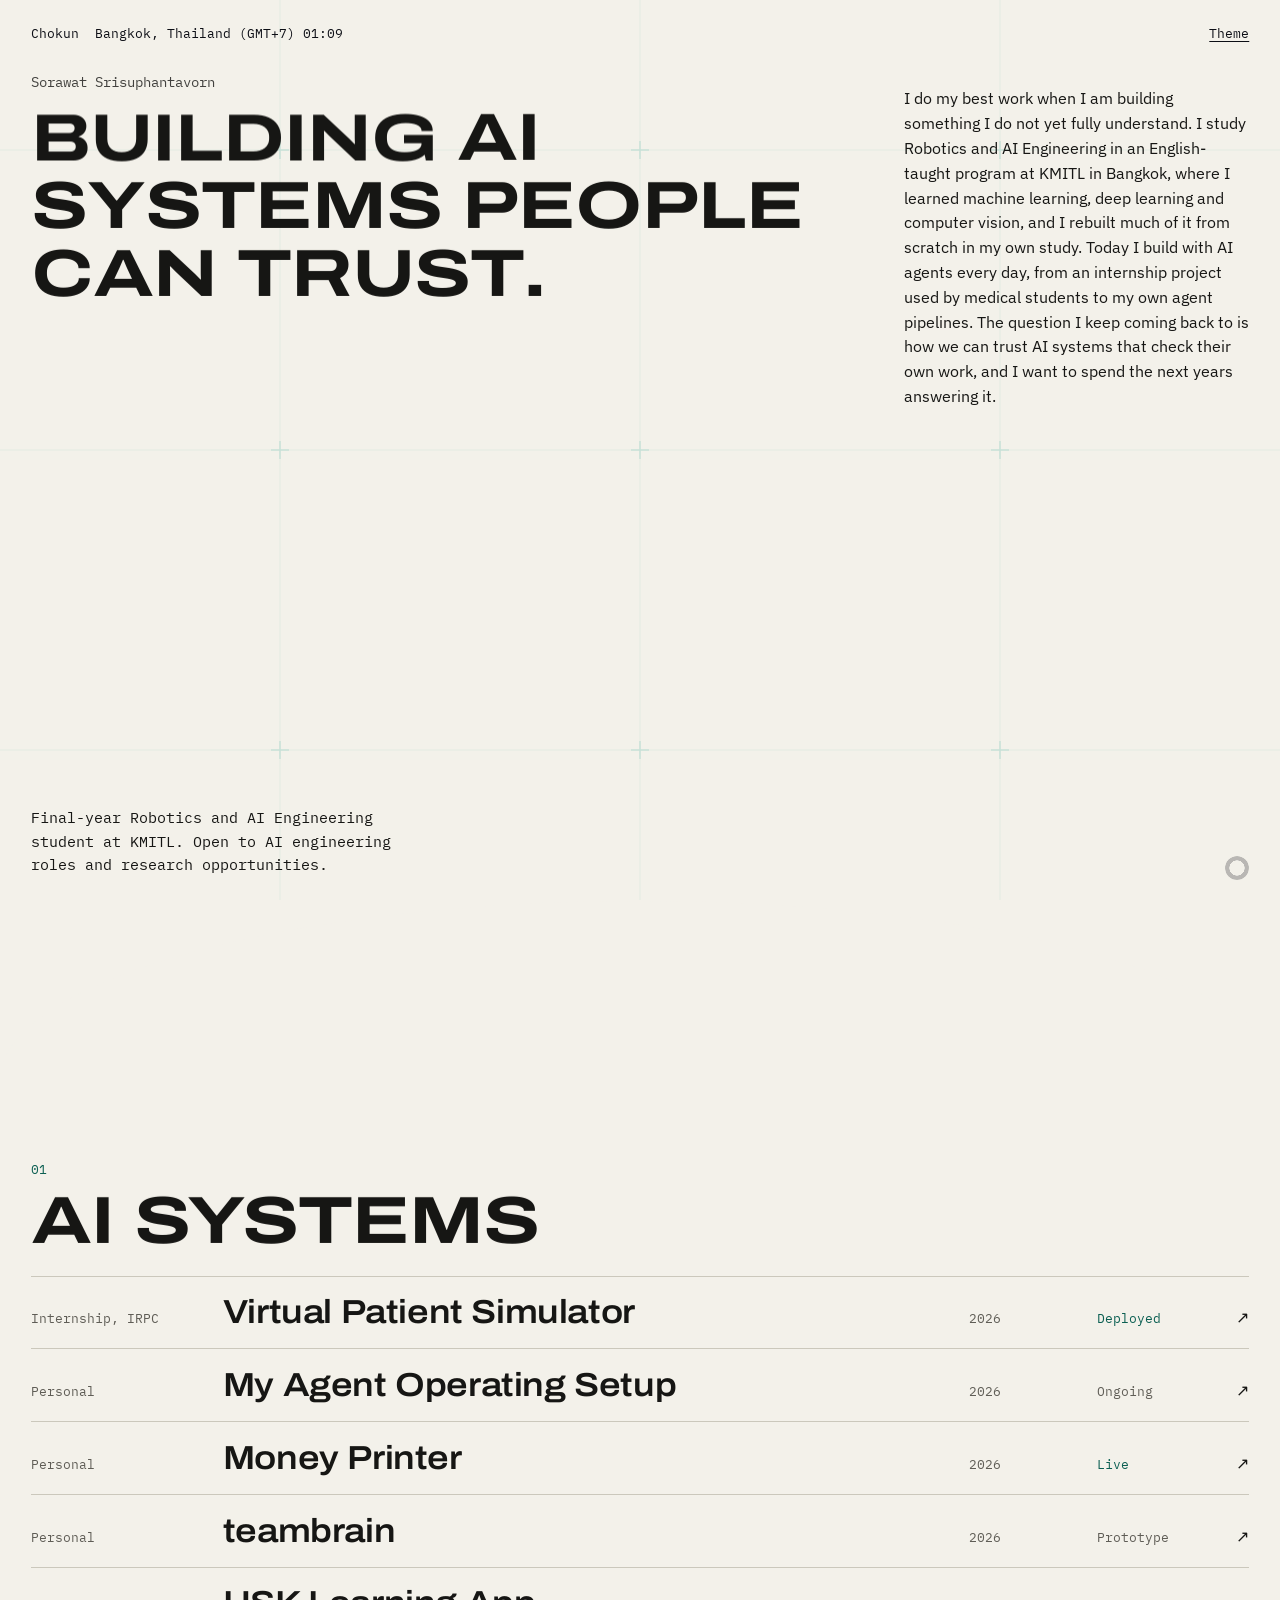
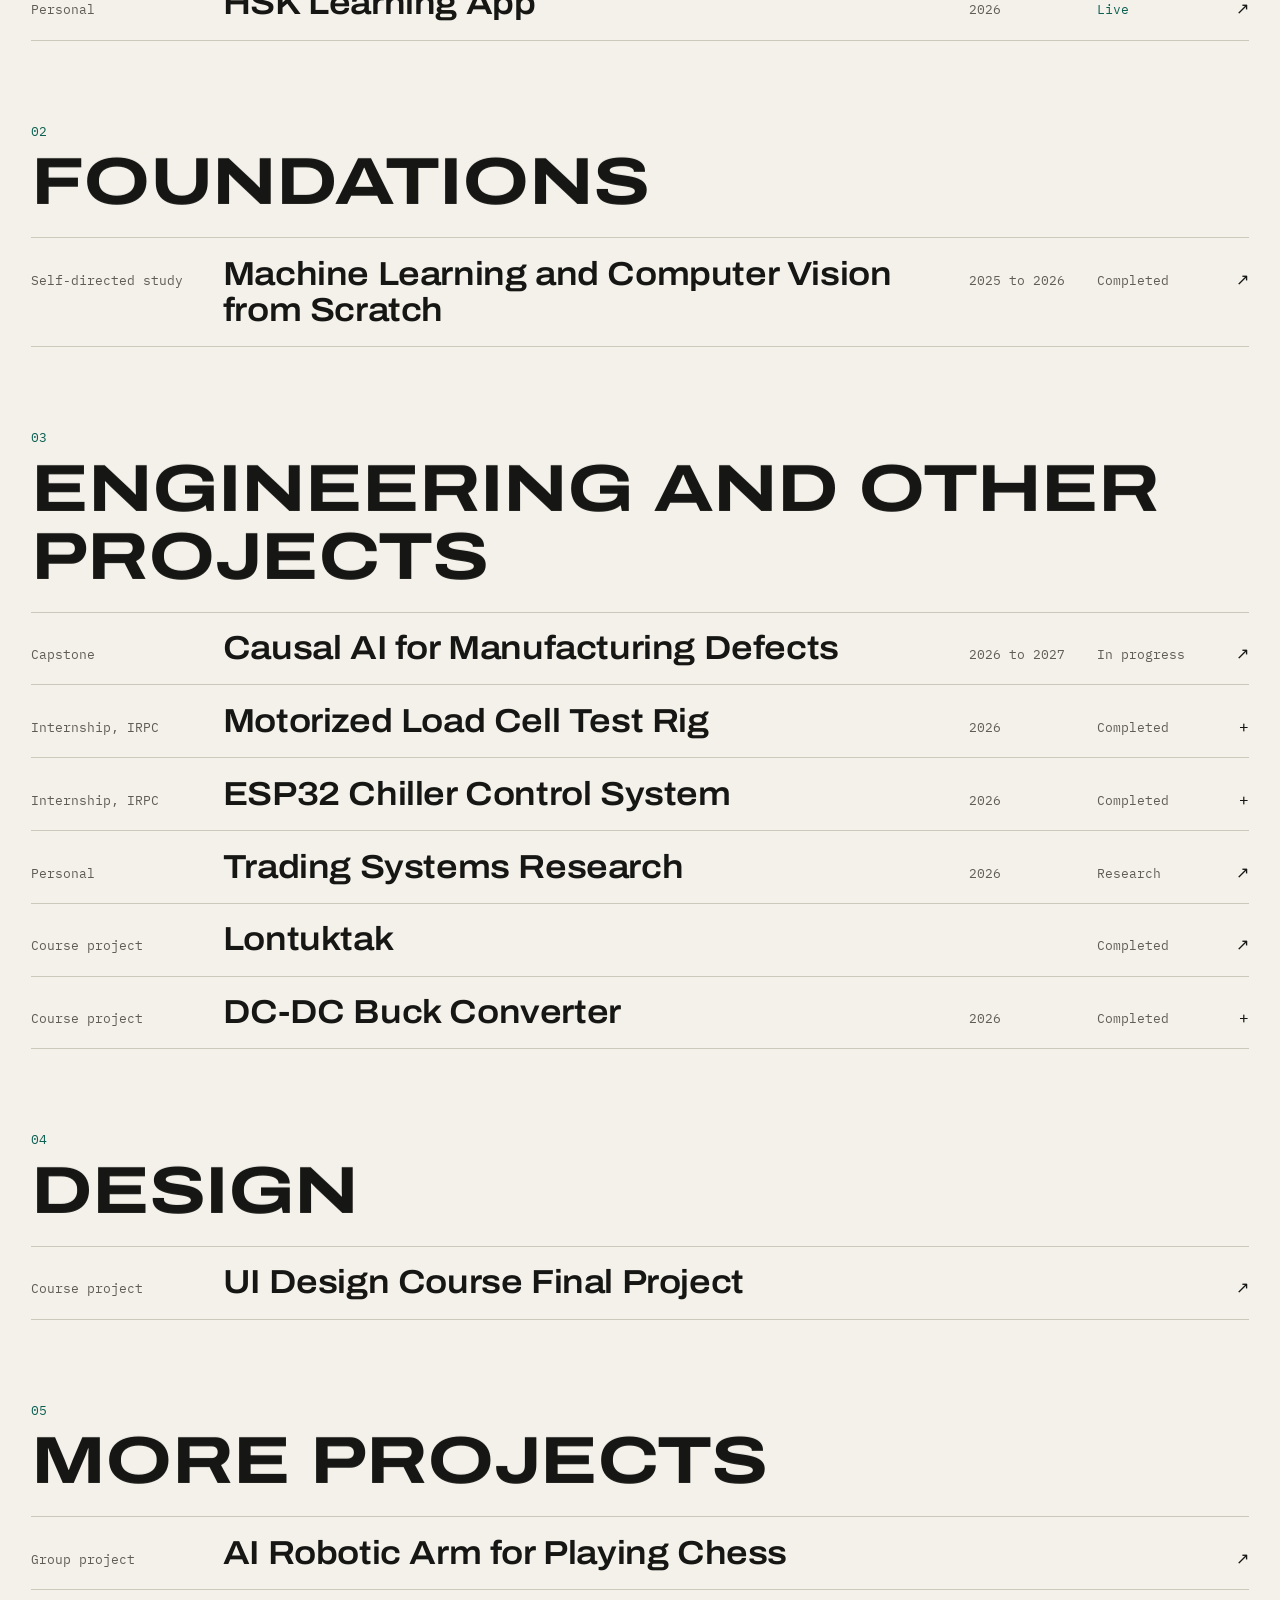
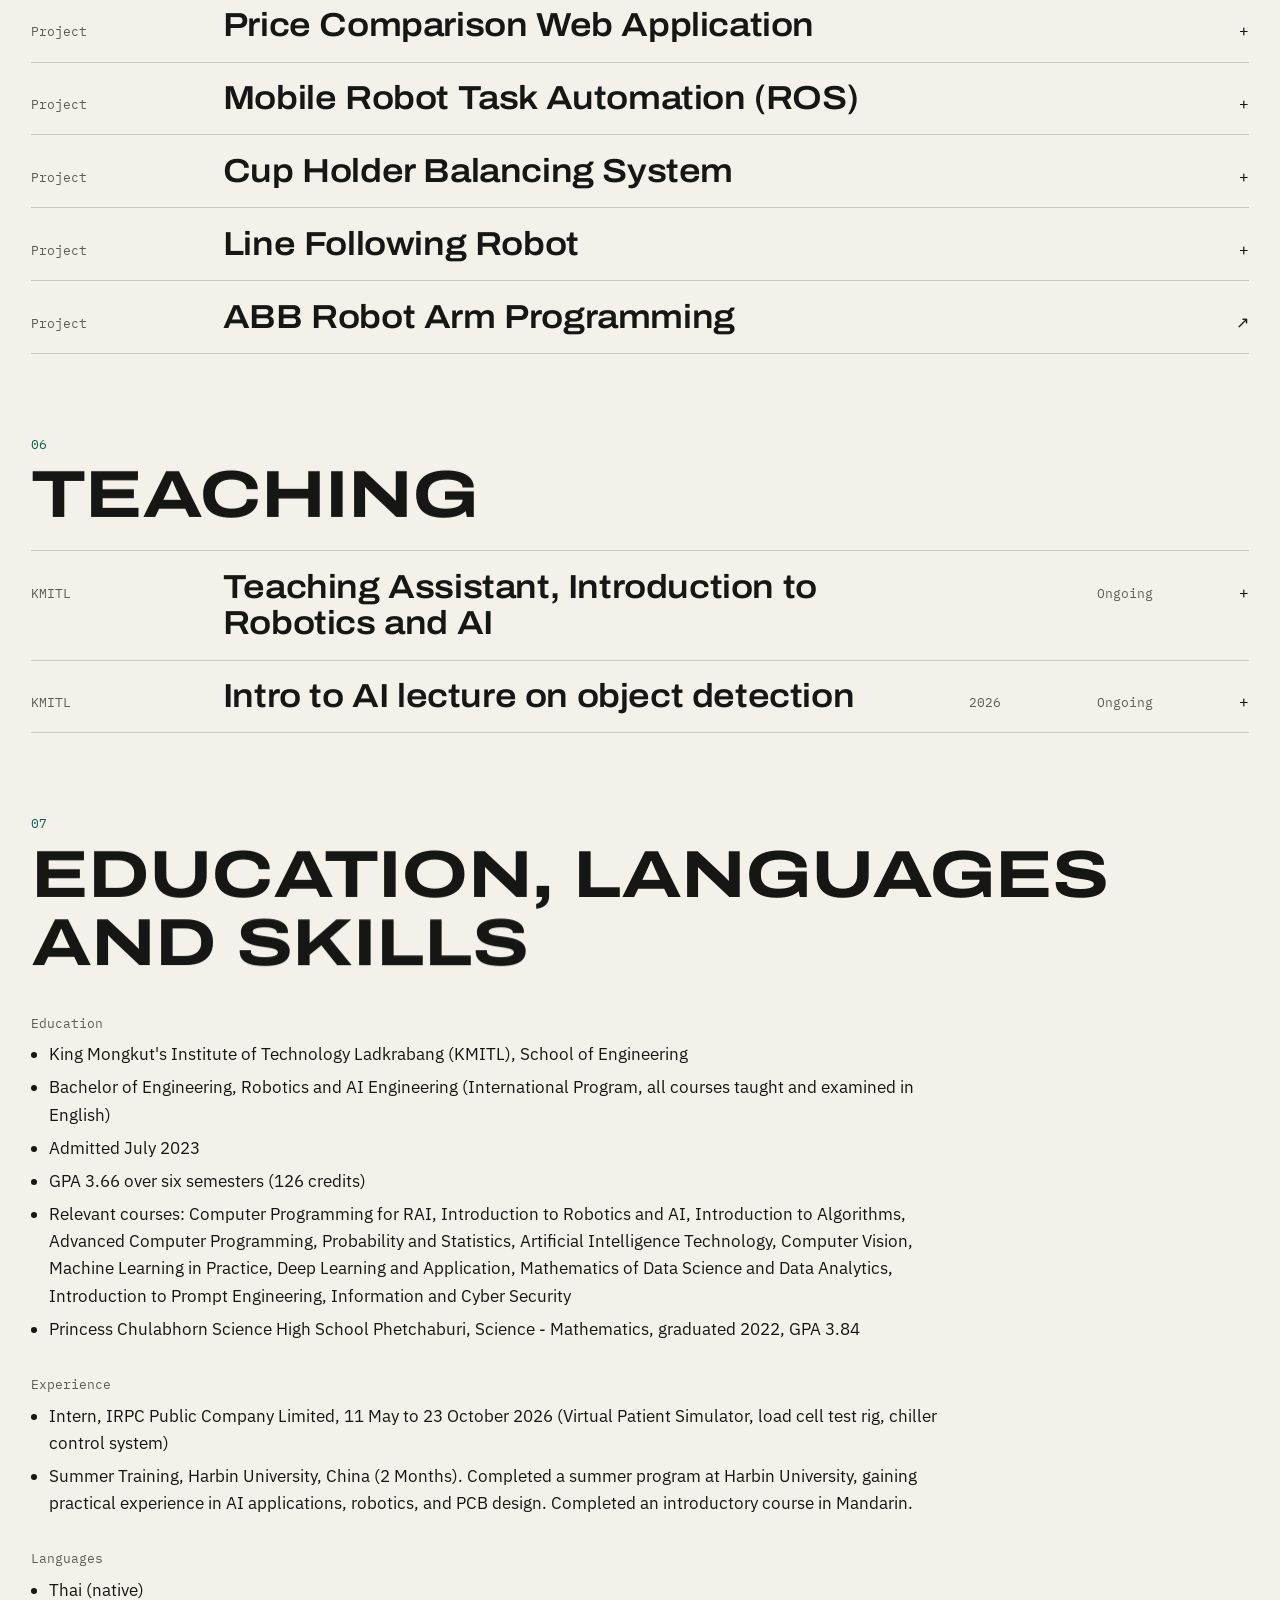
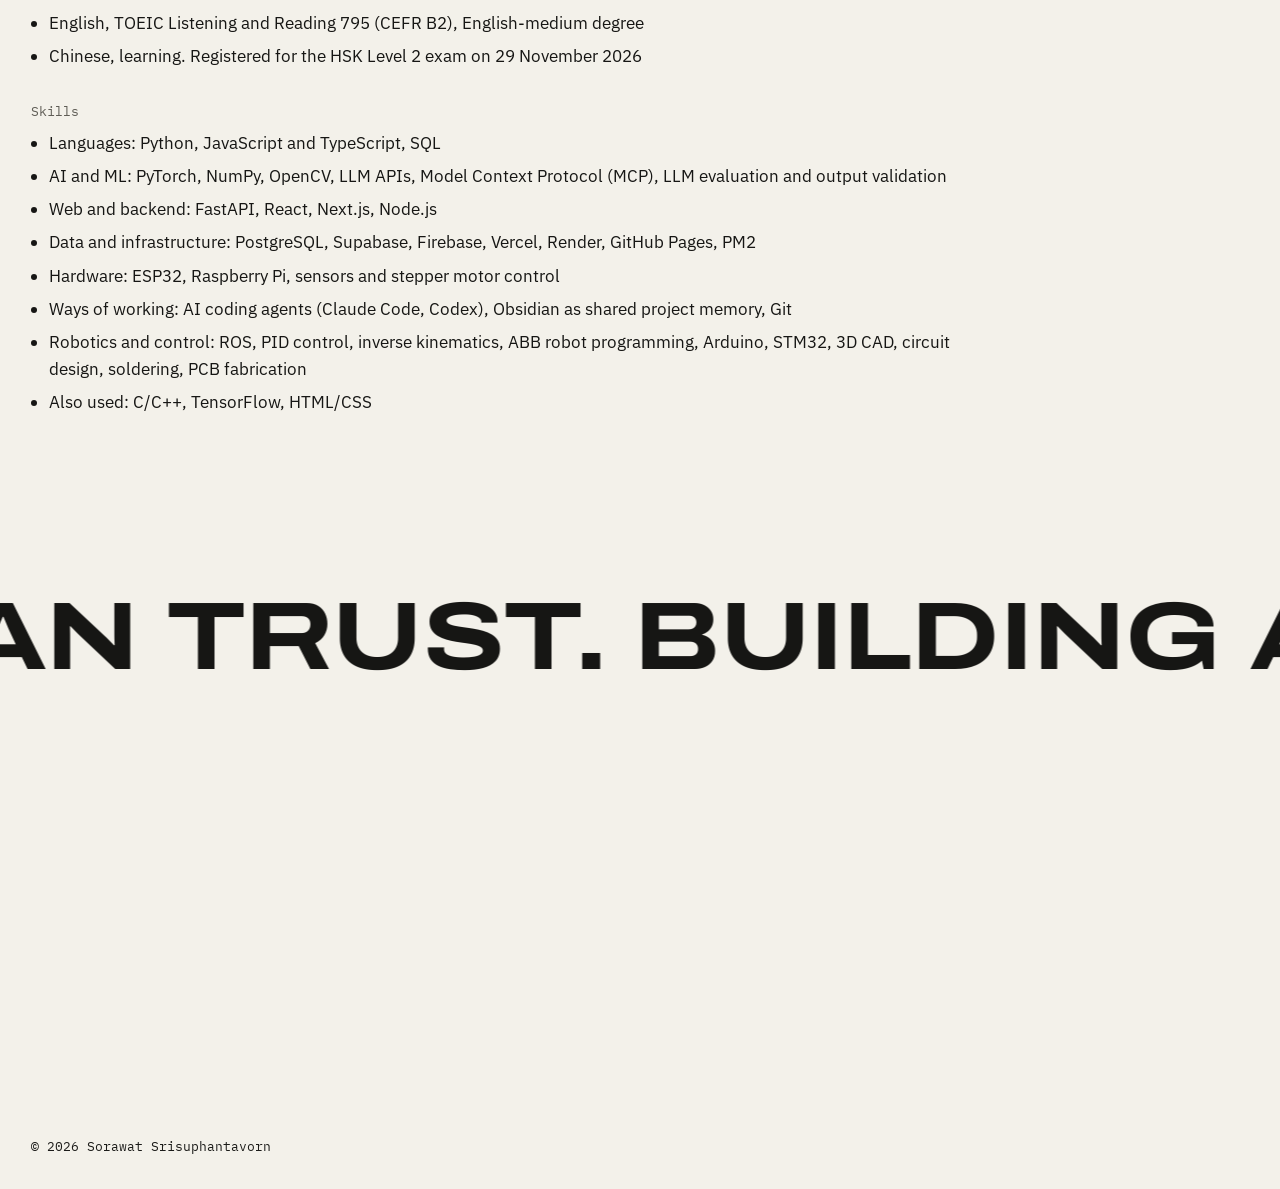
<file: index.html>
<!DOCTYPE html><html lang="en"><head><meta charset="utf-8"><meta name="viewport" content="width=device-width, initial-scale=1"><title>Sorawat Srisuphantavorn | Building AI systems people can trust.</title><link rel="icon" href="data:image/svg+xml,%3Csvg xmlns='http://www.w3.org/2000/svg' viewBox='0 0 32 32'%3E%3Crect width='32' height='32' rx='6' fill='%230b1210'/%3E%3Cpath d='M8 17l5 6 11-14' fill='none' stroke='%235cc8b2' stroke-width='4' stroke-linecap='round' stroke-linejoin='round'/%3E%3C/svg%3E"><meta name="description" content="Building AI systems people can trust. Final-year Robotics and AI Engineering student at KMITL. Open to AI engineering roles and research opportunities."><link rel="canonical" href="https://srsck.github.io/"><meta property="og:type" content="website"><meta property="og:title" content="Sorawat Srisuphantavorn | Building AI systems people can trust."><meta property="og:description" content="Building AI systems people can trust. Final-year Robotics and AI Engineering student at KMITL. Open to AI engineering roles and research opportunities."><meta property="og:url" content="https://srsck.github.io/"><meta property="og:image" content="https://srsck.github.io/og.jpg"><meta name="twitter:card" content="summary_large_image"><script>
      document.documentElement.classList.add('js');
      try { const t = localStorage.getItem('theme'); if (t) document.documentElement.dataset.theme = t; } catch {}
    </script><script>
        (() => {
          let seen = false;
          try { seen = sessionStorage.getItem('seen'); } catch {}
          if (seen || matchMedia('(prefers-reduced-motion: reduce)').matches) return;
          const root = document.documentElement;
          root.classList.add('loading');
          // Never leave the page covered if a script fails to arrive.
          setTimeout(() => root.classList.remove('loading'), 5000);
        })();
      </script><link rel="stylesheet" href="/_astro/Layout.BqG7gABX.css"></head><body class="home"><canvas id="art" aria-hidden="true"></canvas><div class="gridlines" aria-hidden="true"></div><div id="loader" aria-hidden="true"><span></span></div><div class="ring" aria-hidden="true"></div><a class="skip" href="#main">Skip to content</a><header class="bar"><a href="/" class="bar-name">Chokun</a><span class="bar-place">Bangkok, Thailand (GMT+7) <time id="clock"></time></span><button id="theme" type="button" aria-label="Switch colour theme">Theme</button></header><main id="main"><section class="hero"><p class="hero-name">Sorawat Srisuphantavorn</p><h1>Building AI systems people can trust.</h1><p class="hero-bio">I do my best work when I am building something I do not yet fully understand. I study Robotics and AI Engineering in an English-taught program at KMITL in Bangkok, where I learned machine learning, deep learning and computer vision, and I rebuilt much of it from scratch in my own study. Today I build with AI agents every day, from an internship project used by medical students to my own agent pipelines. The question I keep coming back to is how we can trust AI systems that check their own work, and I want to spend the next years answering it.</p><p class="hero-status">Final-year Robotics and AI Engineering student at KMITL. Open to AI engineering roles and research opportunities.</p><p class="print-url">https://srsck.github.io/</p></section><div class="work"><p class="about">I do my best work when I am building something I do not yet fully understand. I study Robotics and AI Engineering in an English-taught program at KMITL in Bangkok, where I learned machine learning, deep learning and computer vision, and I rebuilt much of it from scratch in my own study. Today I build with AI agents every day, from an internship project used by medical students to my own agent pipelines. The question I keep coming back to is how we can trust AI systems that check their own work, and I want to spend the next years answering it.</p><section class="stage"><div class="stage-list"><p class="stage-label">Selected work</p><ul><li><a class="stage-name" href="/work/virtual-patient-simulator/" data-index="0" data-title="Virtual Patient Simulator" data-caption="A Thai-language AI patient that medical students interview to practise OSCE history-taking, which I made reliable enough for real practice during my internship."><span class="stage-title" style="--vt: t-virtual-patient-simulator">Virtual Patient Simulator</span><small><span>Internship, IRPC</span><span>2026</span><span>Deployed</span></small></a></li><li><a class="stage-name" href="/work/teambrain/" data-index="1" data-image="/teambrain-feed.jpg" data-title="teambrain" data-caption="A shared cloud workspace where a small team and all of its AI agents keep project notes and agent history in one place, with a live feed of what every agent is doing."><span class="stage-title" style="--vt: t-teambrain">teambrain</span><small><span>Personal</span><span>2026</span><span>Prototype</span></small></a></li><li><a class="stage-name" href="/work/money-printer/" data-index="2" data-image="/money-printer-pipeline.png" data-title="Money Printer" data-caption="An agent pipeline that writes, voices, edits, schedules and analyses a YouTube channel of history Shorts, posting twice a day without manual editing."><span class="stage-title" style="--vt: t-money-printer">Money Printer</span><small><span>Personal</span><span>2026</span><span>Live</span></small></a></li><li><a class="stage-name" href="/work/my-agent-operating-setup/" data-index="3" data-title="My Agent Operating Setup" data-caption="The way I build almost everything, with several AI coding agents working under shared rules, shared memory and a habit of verification."><span class="stage-title" style="--vt: t-my-agent-operating-setup">My Agent Operating Setup</span><small><span>Personal</span><span>2026</span><span>Ongoing</span></small></a></li><li><a class="stage-name" href="/work/lontuktak/" data-index="4" data-title="Lontuktak" data-caption="A full-stack web application for a real company to manage inventory and forecast sales."><span class="stage-title" style="--vt: t-lontuktak">Lontuktak</span><small><span>Course project</span><span>Completed</span></small></a></li><li><a class="stage-name" href="/work/hsk-learning-app/" data-index="5" data-image="/hsk-lesson.jpg" data-title="HSK Learning App" data-caption="A web app I built to teach myself Chinese, covering the HSK 1 to 4 syllabus with spaced repetition, stroke-order practice and quizzes that are hard to guess."><span class="stage-title" style="--vt: t-hsk-learning-app">HSK Learning App</span><small><span>Personal</span><span>2026</span><span>Live</span></small></a></li><li><a class="stage-name" href="/work/causal-ai-for-manufacturing-defects/" data-index="6" data-image="/causal-plot.jpg" data-title="Causal AI for Manufacturing Defects" data-caption="I study, evaluate and tune causal discovery models, such as the LiNGAM family, for manufacturing data, with the goal of recommending a suitable causal model for each problem state in a production process."><span class="stage-title" style="--vt: t-causal-ai-for-manufacturing-defects">Causal AI for Manufacturing Defects</span><small><span>Capstone</span><span>2026 to 2027</span><span>In progress</span></small></a></li><li><a class="stage-name" href="/work/machine-learning-and-computer-vision-from-scratch/" data-index="7" data-image="/foundations-figure.jpg" data-title="Machine Learning and Computer Vision from Scratch" data-caption="About seven months of self-directed study with one of my professors, from the basics of programming to neural networks and computer vision, writing nearly all of the code myself."><span class="stage-title" style="--vt: t-machine-learning-and-computer-vision-from-scratch">Machine Learning and Computer Vision from Scratch</span><small><span>Self-directed study</span><span>2025 to 2026</span><span>Completed</span></small></a></li></ul></div><div class="stage-side"><a class="stage-view" href="/work/virtual-patient-simulator/" aria-label="Virtual Patient Simulator"><canvas class="stage-canvas" aria-hidden="true"></canvas></a><p class="stage-caption" aria-live="polite">A Thai-language AI patient that medical students interview to practise OSCE history-taking, which I made reliable enough for real practice during my internship.</p></div></section><div id="index"><section class="group"><h2>AI systems</h2><ul class="rows"><li class="row"><a class="row-main" href="/work/virtual-patient-simulator/"><span class="row-label">Internship, IRPC</span><span class="row-title">Virtual Patient Simulator</span><span class="row-year">2026</span><span class="row-status lit">Deployed</span></a></li><li class="row"><a class="row-main" href="/work/my-agent-operating-setup/"><span class="row-label">Personal</span><span class="row-title">My Agent Operating Setup</span><span class="row-year">2026</span><span class="row-status">Ongoing</span></a></li><li class="row" data-preview="/money-printer-pipeline.png"><a class="row-main" href="/work/money-printer/"><span class="row-label">Personal</span><span class="row-title">Money Printer</span><span class="row-year">2026</span><span class="row-status lit">Live</span></a></li><li class="row" data-preview="/teambrain-feed.jpg"><a class="row-main" href="/work/teambrain/"><span class="row-label">Personal</span><span class="row-title">teambrain</span><span class="row-year">2026</span><span class="row-status">Prototype</span></a></li><li class="row" data-preview="/hsk-lesson.jpg"><a class="row-main" href="/work/hsk-learning-app/"><span class="row-label">Personal</span><span class="row-title">HSK Learning App</span><span class="row-year">2026</span><span class="row-status lit">Live</span></a></li></ul></section><section class="group"><h2>Foundations</h2><ul class="rows"><li class="row" data-preview="/foundations-figure.jpg"><a class="row-main" href="/work/machine-learning-and-computer-vision-from-scratch/"><span class="row-label">Self-directed study</span><span class="row-title">Machine Learning and Computer Vision from Scratch</span><span class="row-year">2025 to 2026</span><span class="row-status">Completed</span></a></li></ul></section><section class="group"><h2>Engineering and other projects</h2><ul class="rows"><li class="row" data-preview="/causal-plot.jpg"><a class="row-main" href="/work/causal-ai-for-manufacturing-defects/"><span class="row-label">Capstone</span><span class="row-title">Causal AI for Manufacturing Defects</span><span class="row-year">2026 to 2027</span><span class="row-status">In progress</span></a></li><li class="row"><details><summary class="row-main"><span class="row-label">Internship, IRPC</span><span class="row-title" style="--vt: t-motorized-load-cell-test-rig">Motorized Load Cell Test Rig</span><span class="row-year">2026</span><span class="row-status">Completed</span></summary><div class="row-body prose"><p>A motorized tensile and compression test rig built on an ESP32 with a TB6600 stepper driver, an HX711 amplifier, an H3-C3 load cell and a Nextion touch display.</p>
</div></details></li><li class="row"><details><summary class="row-main"><span class="row-label">Internship, IRPC</span><span class="row-title" style="--vt: t-esp32-chiller-control-system">ESP32 Chiller Control System</span><span class="row-year">2026</span><span class="row-status">Completed</span></summary><div class="row-body prose"><p>An ESP32-based control system for a chiller and heat-seal tester, with PT100 temperature sensing through a MAX31865 board, messaging over HiveMQ MQTT, and a web control panel hosted on GitHub Pages.</p>
<p>Link: <a href="https://srsck.github.io/chiller-control/">https://srsck.github.io/chiller-control/</a></p>
</div></details></li><li class="row" data-academic-hide><a class="row-main" href="/work/trading-systems-research/"><span class="row-label">Personal</span><span class="row-title" style="--vt: t-trading-systems-research">Trading Systems Research</span><span class="row-year">2026</span><span class="row-status">Research</span></a></li><li class="row"><a class="row-main" href="/work/lontuktak/"><span class="row-label">Course project</span><span class="row-title">Lontuktak</span><span class="row-year"></span><span class="row-status">Completed</span></a></li><li class="row"><details><summary class="row-main"><span class="row-label">Course project</span><span class="row-title" style="--vt: t-dc-dc-buck-converter">DC-DC Buck Converter</span><span class="row-year">2026</span><span class="row-status">Completed</span></summary><div class="row-body prose"><p>A DC-DC buck converter design project for the Industrial Electronics course, delivered as a presentation and a technical report.</p>
</div></details></li></ul></section><section class="group"><h2>Design</h2><ul class="rows"><li class="row" data-preview="/figma-quiz.jpg"><a class="row-main" href="/work/ui-design-course-final-project/"><span class="row-label">Course project</span><span class="row-title" style="--vt: t-ui-design-course-final-project">UI Design Course Final Project</span><span class="row-year"></span><span class="row-status"></span></a></li></ul></section><section class="group"><h2>More projects</h2><ul class="rows"><li class="row"><a class="row-main" href="/work/ai-robotic-arm-for-playing-chess/"><span class="row-label">Group project</span><span class="row-title" style="--vt: t-ai-robotic-arm-for-playing-chess">AI Robotic Arm for Playing Chess</span><span class="row-year"></span><span class="row-status"></span></a></li><li class="row"><details><summary class="row-main"><span class="row-label">Project</span><span class="row-title" style="--vt: t-price-comparison-web-application">Price Comparison Web Application</span><span class="row-year"></span><span class="row-status"></span></summary><div class="row-body prose"><p>A website that aggregates product information from multiple e-commerce sites.</p>
<ul>
<li>Built the frontend with HTML/CSS and integrated third-party APIs to fetch and display real-time product data.</li>
</ul>
</div></details></li><li class="row"><details><summary class="row-main"><span class="row-label">Project</span><span class="row-title" style="--vt: t-mobile-robot-task-automation-ros">Mobile Robot Task Automation (ROS)</span><span class="row-year"></span><span class="row-status"></span></summary><div class="row-body prose"><p>Developed control and navigation software using the Robot Operating System (ROS).</p>
<ul>
<li>Implemented logic for the robot to autonomously navigate a path, find an object and pick and place it.</li>
</ul>
</div></details></li><li class="row"><details><summary class="row-main"><span class="row-label">Project</span><span class="row-title" style="--vt: t-cup-holder-balancing-system">Cup Holder Balancing System</span><span class="row-year"></span><span class="row-status"></span></summary><div class="row-body prose"><p>Designed and prototyped the custom hardware and mechanical rig for the balancing platform.</p>
<ul>
<li>Developed a PID control system using a gyroscope sensor to actively stabilize the platform.</li>
</ul>
</div></details></li><li class="row"><details><summary class="row-main"><span class="row-label">Project</span><span class="row-title" style="--vt: t-line-following-robot">Line Following Robot</span><span class="row-year"></span><span class="row-status"></span></summary><div class="row-body prose"><p>Implemented a PID control algorithm on Arduino and STM32 microcontrollers.</p>
<ul>
<li>Tuned PID parameters to achieve accurate, high-speed line-following navigation.</li>
</ul>
</div></details></li><li class="row" data-preview="/abb-disk.jpg"><a class="row-main" href="/work/abb-robot-arm-programming/"><span class="row-label">Project</span><span class="row-title" style="--vt: t-abb-robot-arm-programming">ABB Robot Arm Programming</span><span class="row-year"></span><span class="row-status"></span></a></li></ul></section><section class="group"><h2>Teaching</h2><ul class="rows"><li class="row"><details><summary class="row-main"><span class="row-label">KMITL</span><span class="row-title" style="--vt: t-teaching-assistant-introduction-to-robotics-and-ai">Teaching Assistant, Introduction to Robotics and AI</span><span class="row-year"></span><span class="row-status">Ongoing</span></summary><div class="row-body prose"><p>I am a teaching assistant for Introduction to Robotics and AI, a course I took myself in my first year.</p>
</div></details></li><li class="row"><details><summary class="row-main"><span class="row-label">KMITL</span><span class="row-title" style="--vt: t-intro-to-ai-lecture-on-object-detection">Intro to AI lecture on object detection</span><span class="row-year">2026</span><span class="row-status">Ongoing</span></summary><div class="row-body prose"><p>I teach juniors a hands-on session on object detection with YOLO (Ultralytics), Roboflow and Google Colab, and revised the material for 2026.</p>
</div></details></li></ul></section><section class="group"><h2>Education, languages and skills</h2><div class="prose education"><h3>Education</h3>
<ul>
<li>King Mongkut&#39;s Institute of Technology Ladkrabang (KMITL), School of Engineering</li>
<li>Bachelor of Engineering, Robotics and AI Engineering (International Program, all courses taught and examined in English)</li>
<li>Admitted July 2023</li>
<li>GPA 3.66 over six semesters (126 credits)</li>
<li>Relevant courses: Computer Programming for RAI, Introduction to Robotics and AI, Introduction to Algorithms, Advanced Computer Programming, Probability and Statistics, Artificial Intelligence Technology, Computer Vision, Machine Learning in Practice, Deep Learning and Application, Mathematics of Data Science and Data Analytics, Introduction to Prompt Engineering, Information and Cyber Security</li>
<li>Princess Chulabhorn Science High School Phetchaburi, Science - Mathematics, graduated 2022, GPA 3.84</li>
</ul>
<h3>Experience</h3>
<ul>
<li>Intern, IRPC Public Company Limited, 11 May to 23 October 2026 (Virtual Patient Simulator, load cell test rig, chiller control system)</li>
<li>Summer Training, Harbin University, China (2 Months). Completed a summer program at Harbin University, gaining practical experience in AI applications, robotics, and PCB design. Completed an introductory course in Mandarin.</li>
</ul>
<h3>Languages</h3>
<ul>
<li>Thai (native)</li>
<li>English, TOEIC Listening and Reading 795 (CEFR B2), English-medium degree</li>
<li>Chinese, learning. Registered for the HSK Level 2 exam on 29 November 2026</li>
</ul>
<h3>Skills</h3>
<ul>
<li>Languages: Python, JavaScript and TypeScript, SQL</li>
<li>AI and ML: PyTorch, NumPy, OpenCV, LLM APIs, Model Context Protocol (MCP), LLM evaluation and output validation</li>
<li>Web and backend: FastAPI, React, Next.js, Node.js</li>
<li>Data and infrastructure: PostgreSQL, Supabase, Firebase, Vercel, Render, GitHub Pages, PM2</li>
<li>Hardware: ESP32, Raspberry Pi, sensors and stepper motor control</li>
<li>Ways of working: AI coding agents (Claude Code, Codex), Obsidian as shared project memory, Git</li>
<li>Robotics and control: ROS, PID control, inverse kinematics, ABB robot programming, Arduino, STM32, 3D CAD, circuit design, soldering, PCB fabrication</li>
<li>Also used: C/C++, TensorFlow, HTML/CSS</li>
</ul>
</div></section></div></div></main><footer class="foot"><p class="foot-line">Building AI systems people can trust.</p><p class="small">© 2026 Sorawat Srisuphantavorn</p></footer><script>
      const clock = document.getElementById('clock');
      const fmt = new Intl.DateTimeFormat('en-GB', { timeZone: 'Asia/Bangkok', hour: '2-digit', minute: '2-digit' });
      const tick = () => { clock.textContent = fmt.format(new Date()); };
      tick();
      setInterval(tick, 30000);
      document.getElementById('theme').addEventListener('click', () => {
        const root = document.documentElement;
        const dark = root.dataset.theme ? root.dataset.theme === 'dark' : matchMedia('(prefers-color-scheme: dark)').matches;
        root.dataset.theme = dark ? 'light' : 'dark';
        try { localStorage.setItem('theme', root.dataset.theme); } catch {}
      });
    </script><script type="module" src="/_astro/Layout.astro_astro_type_script_index_0_lang.BNLC8zwA.js"></script></body></html>
</file>
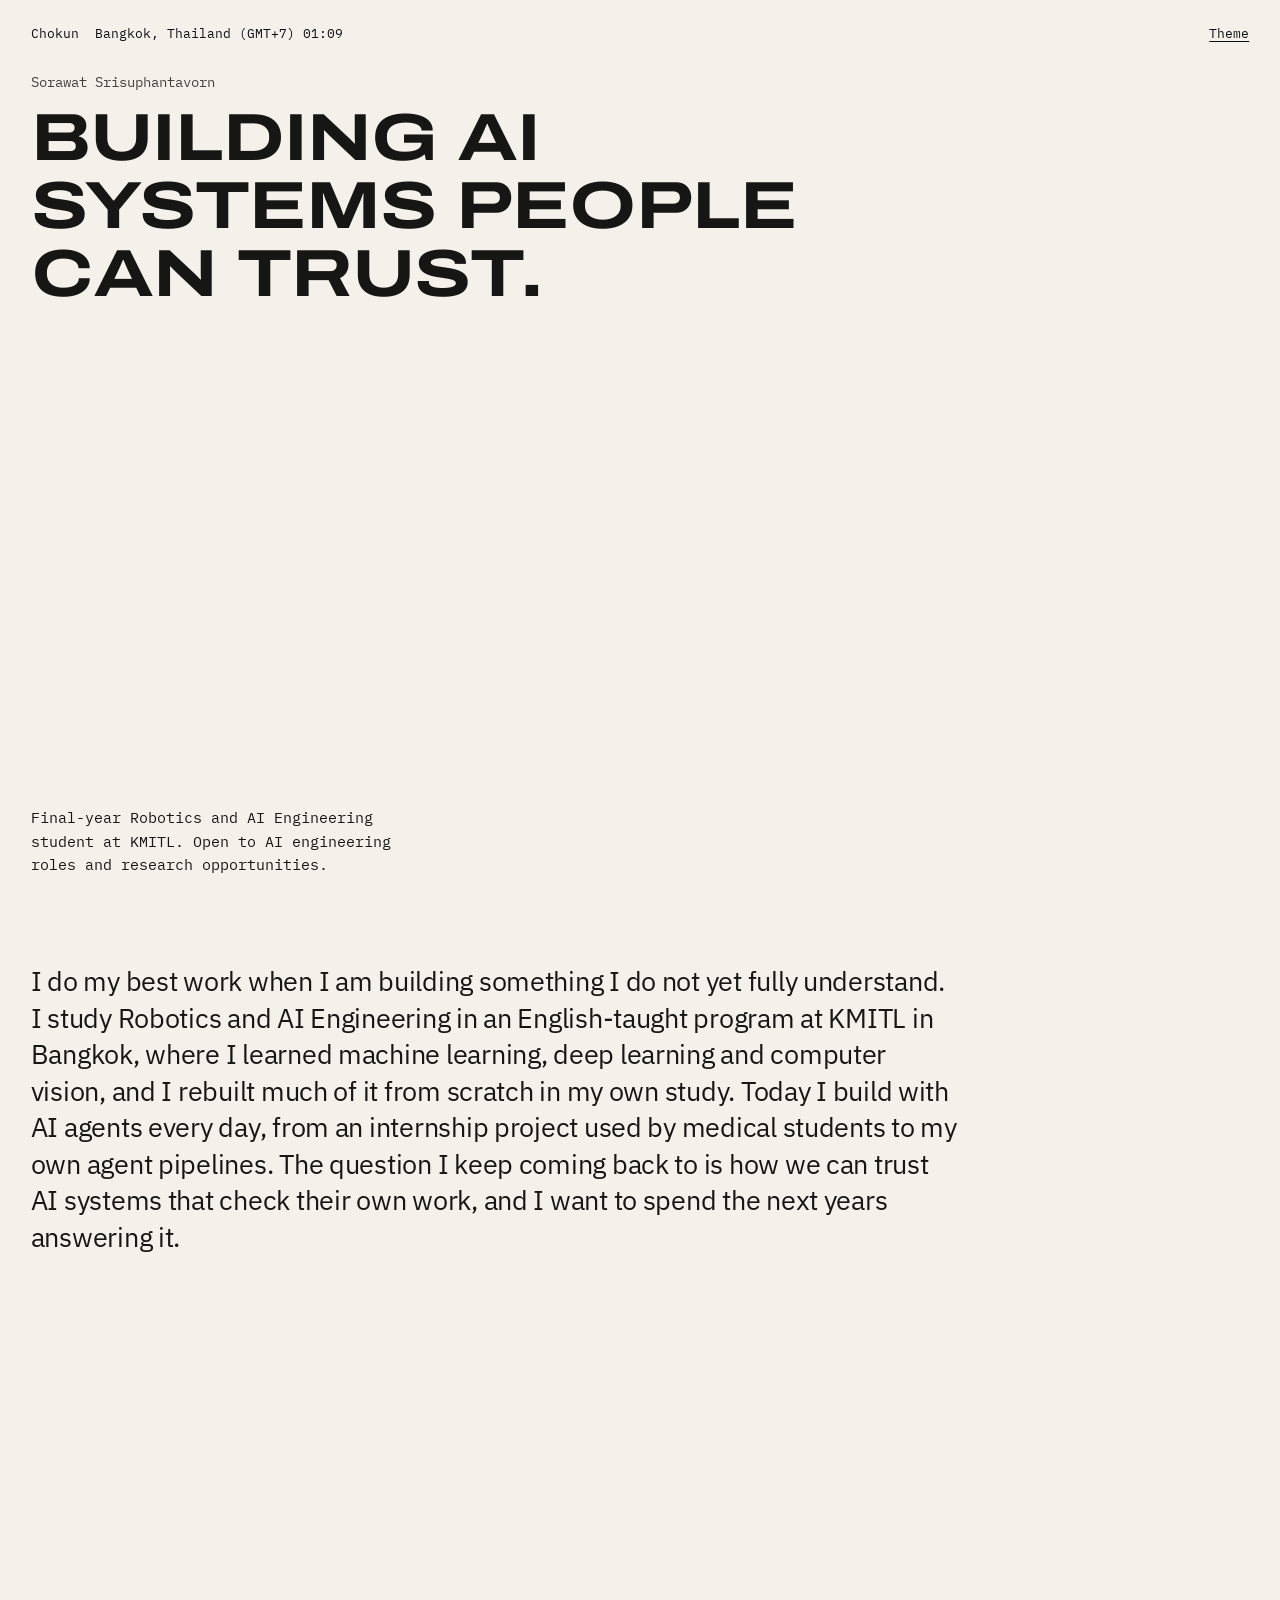
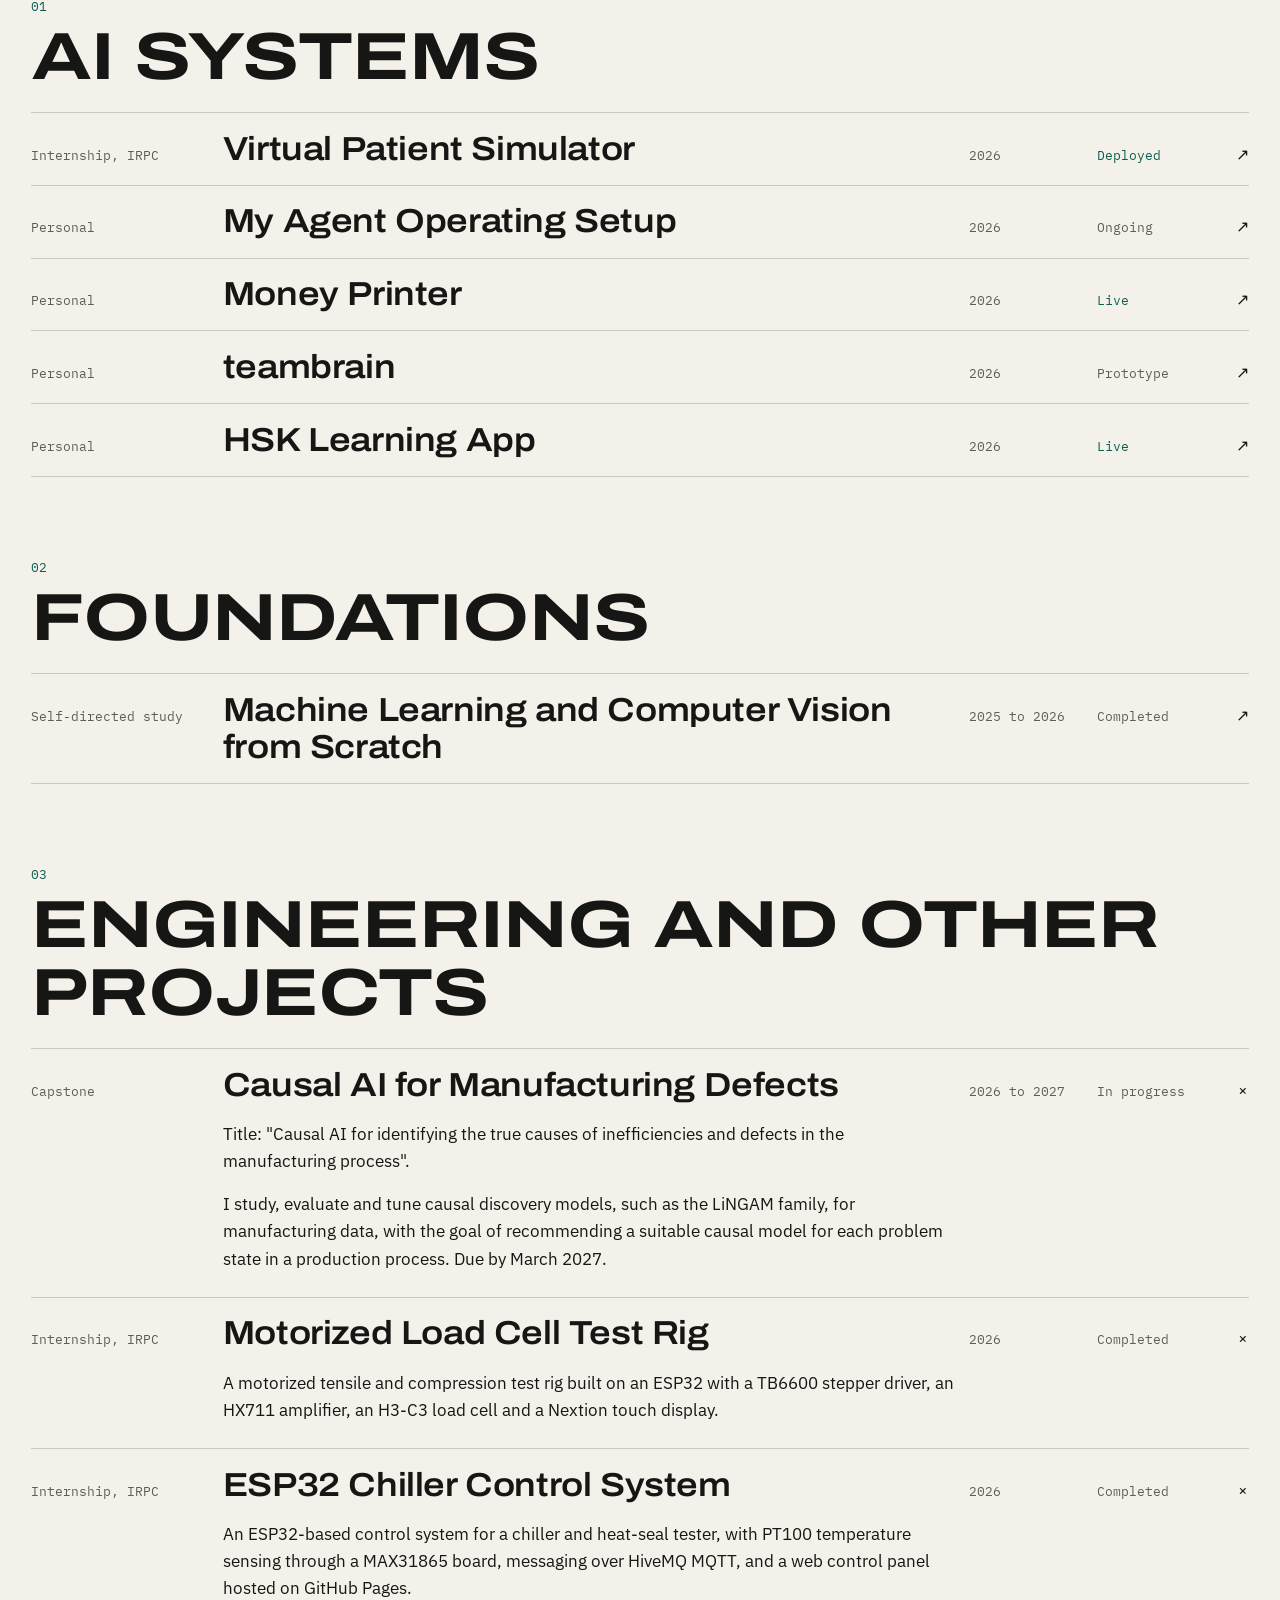
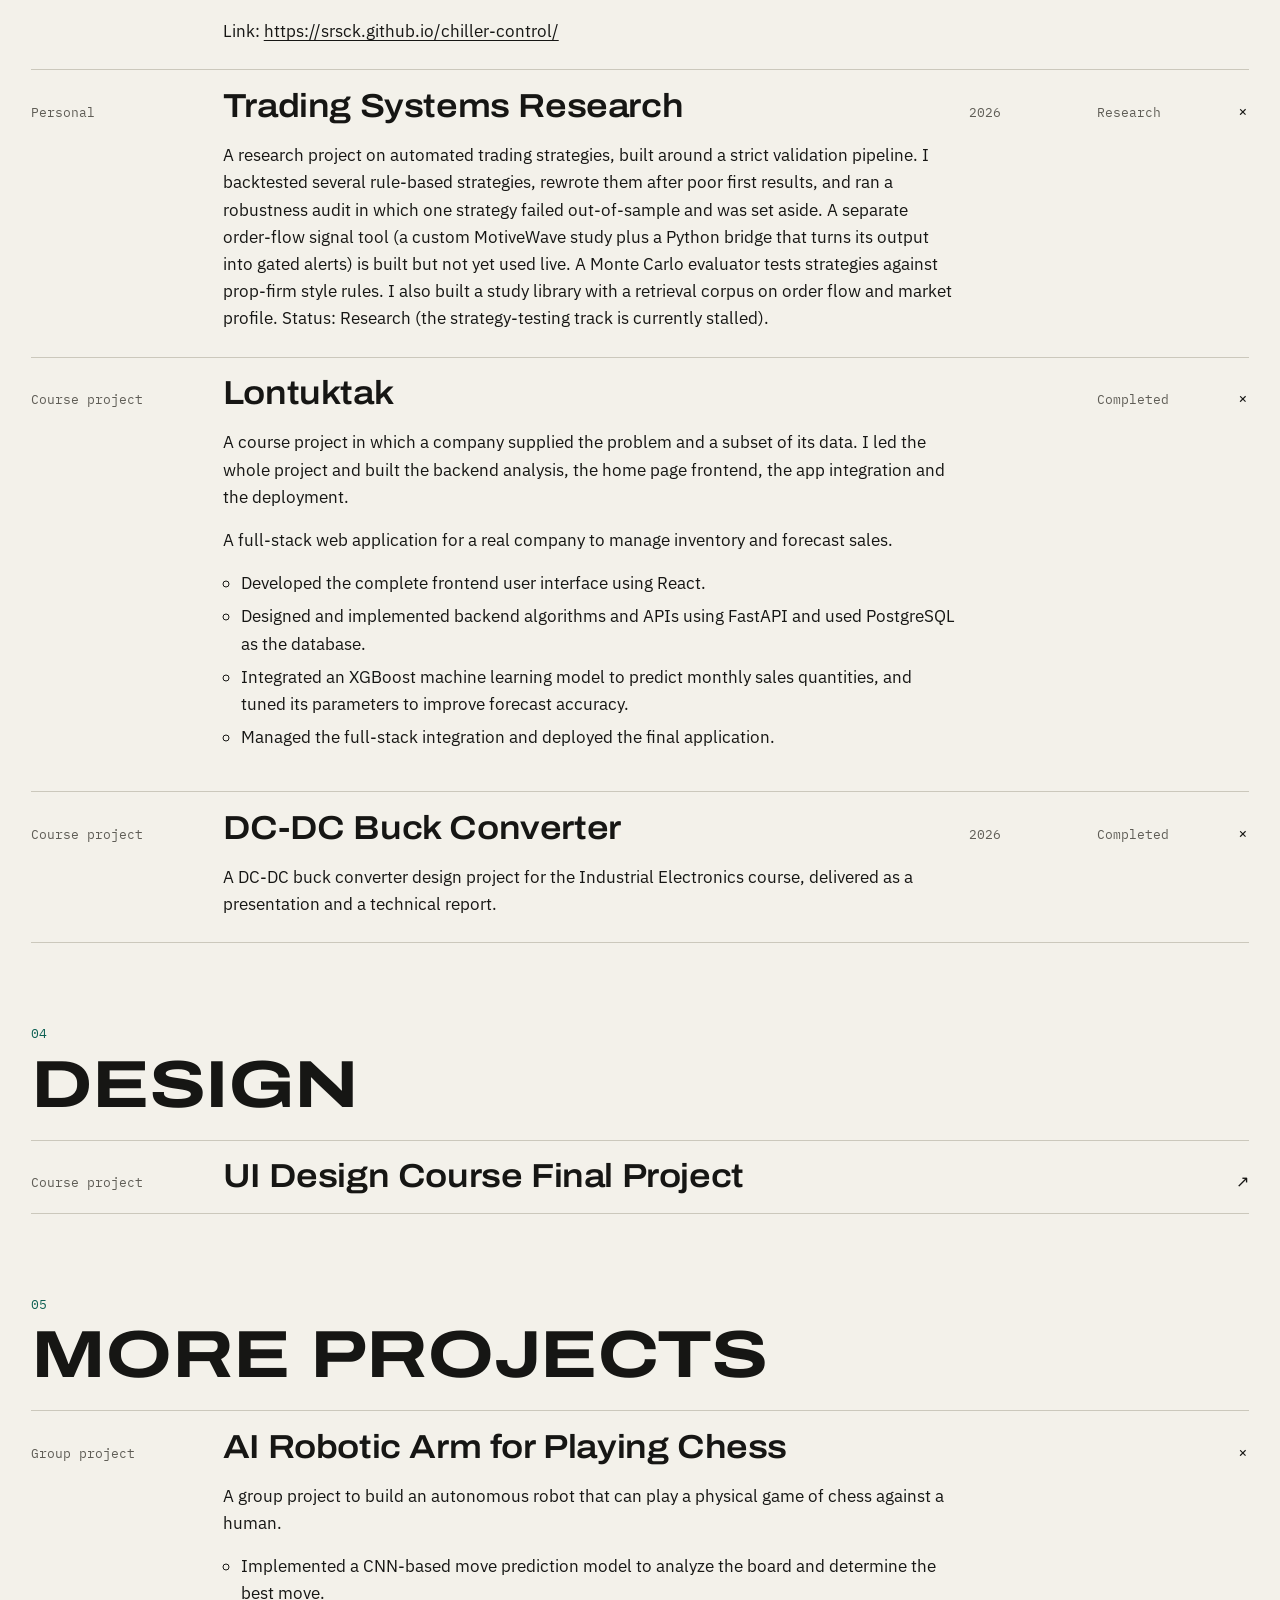
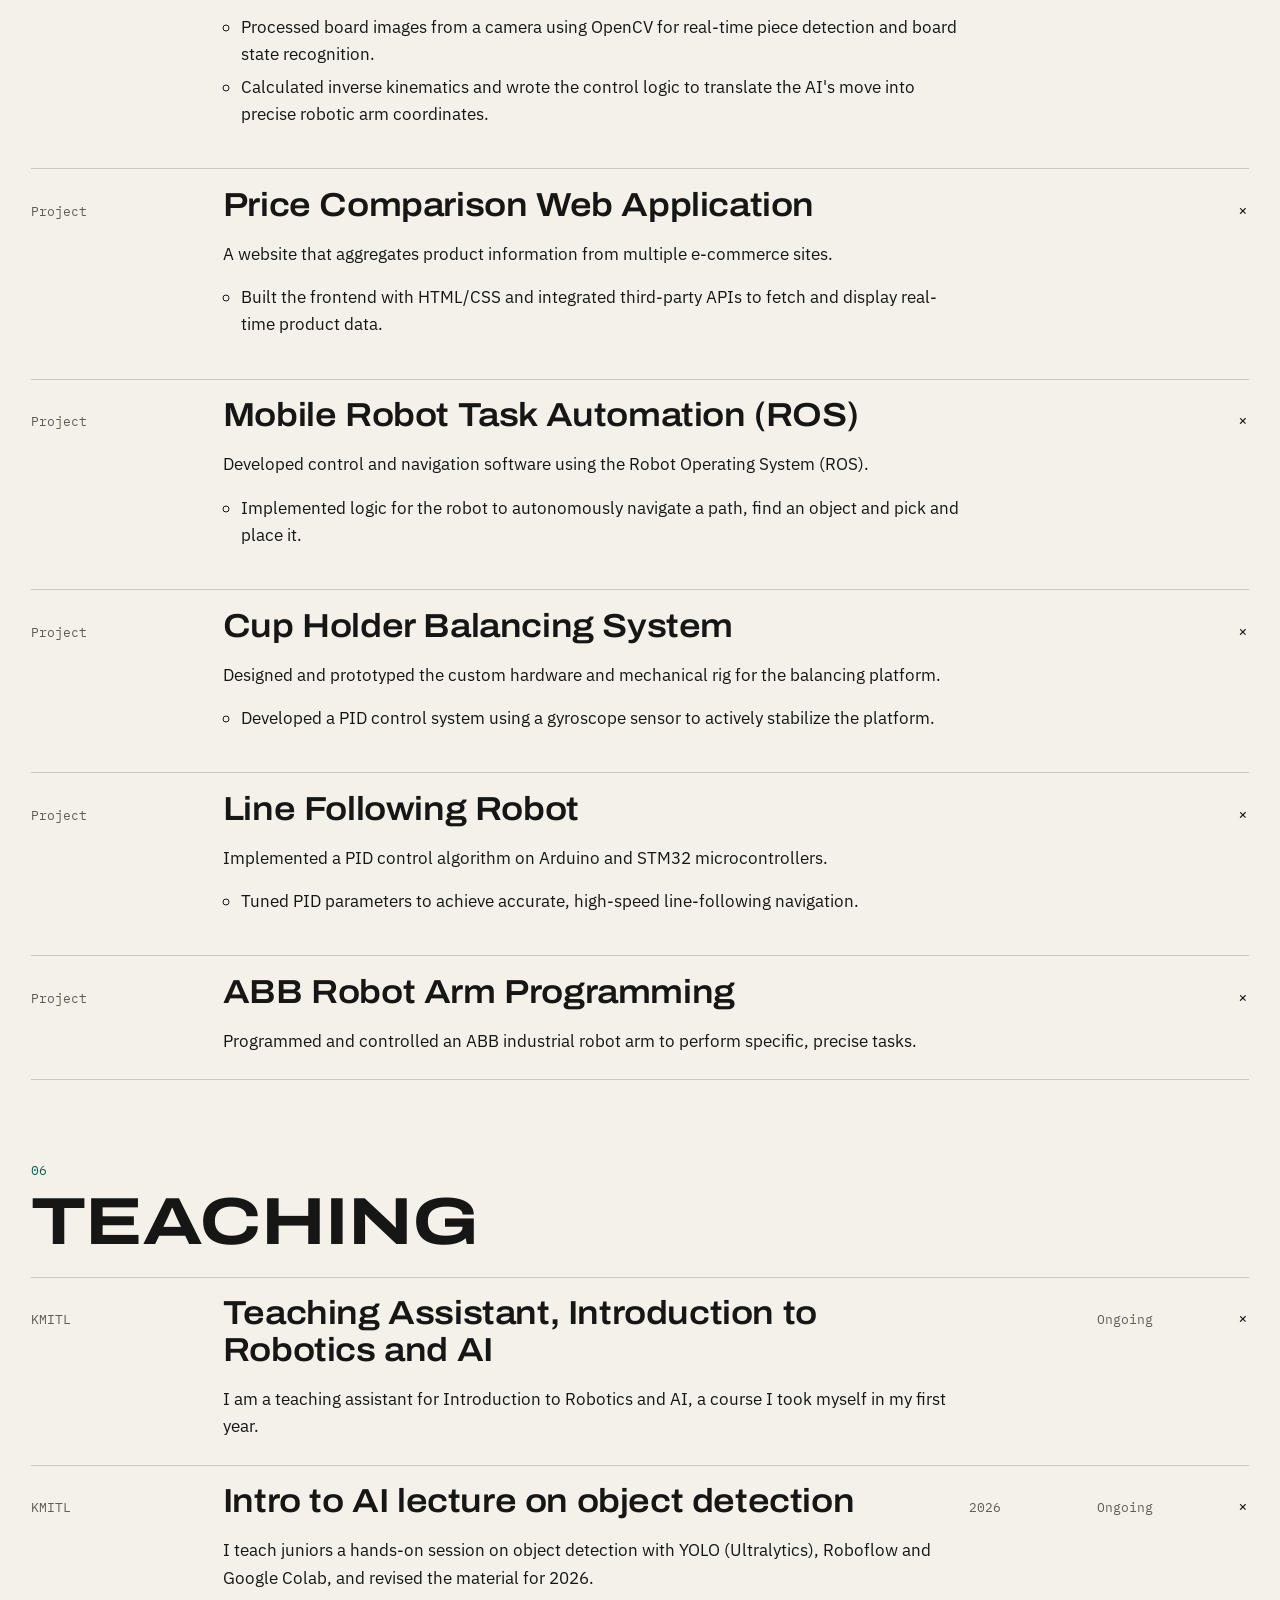
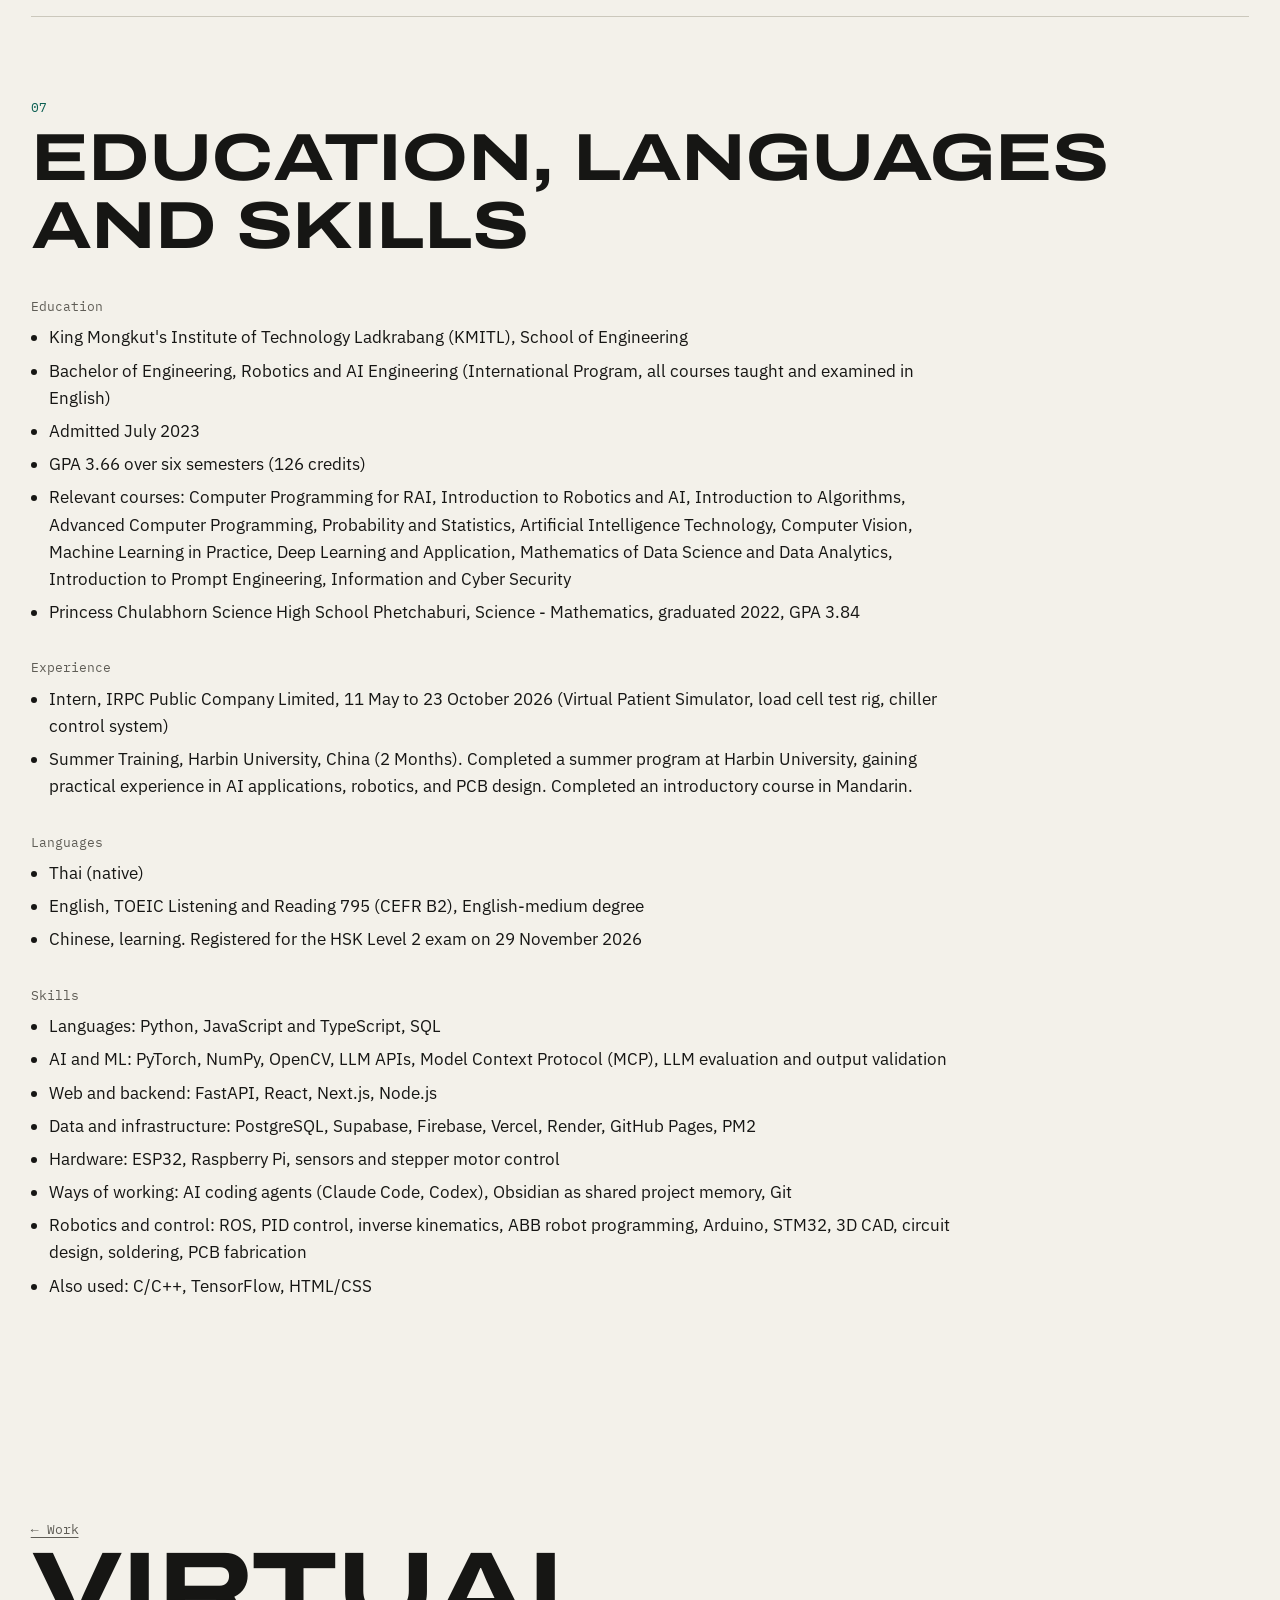
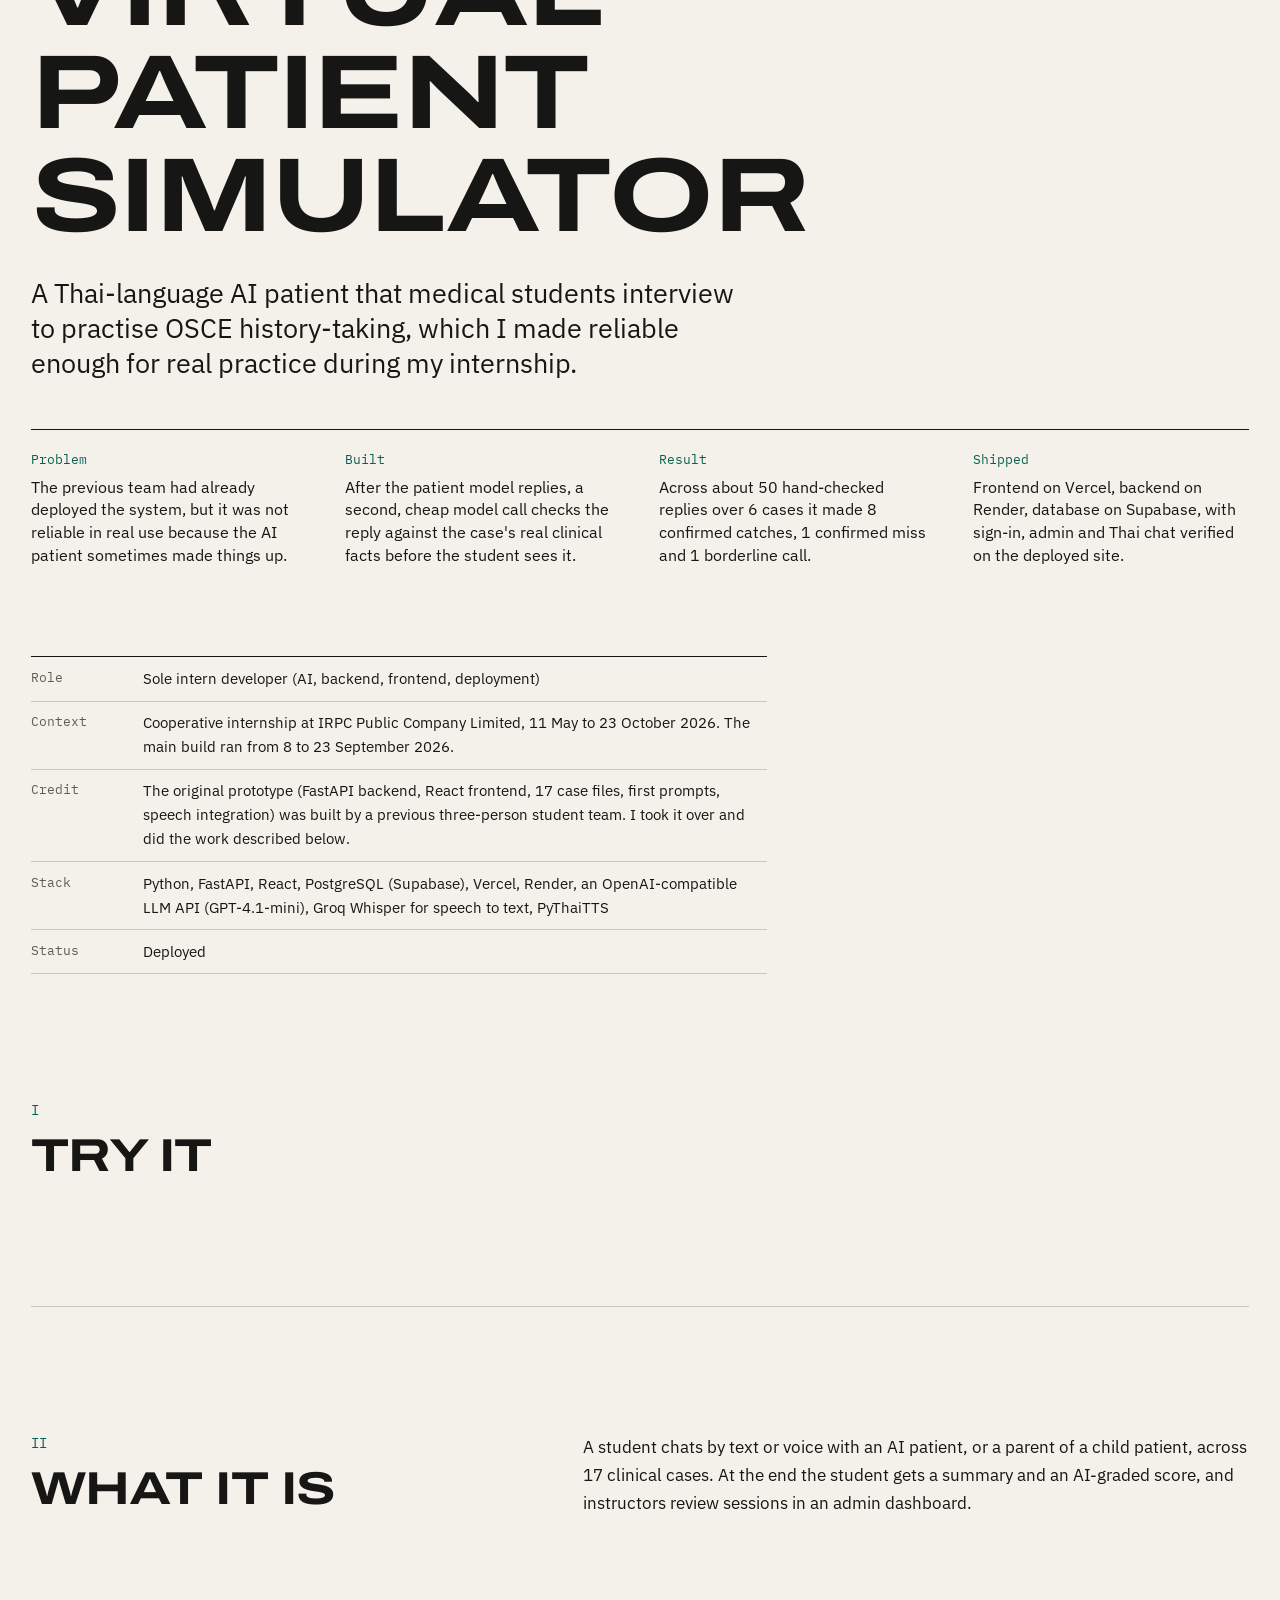
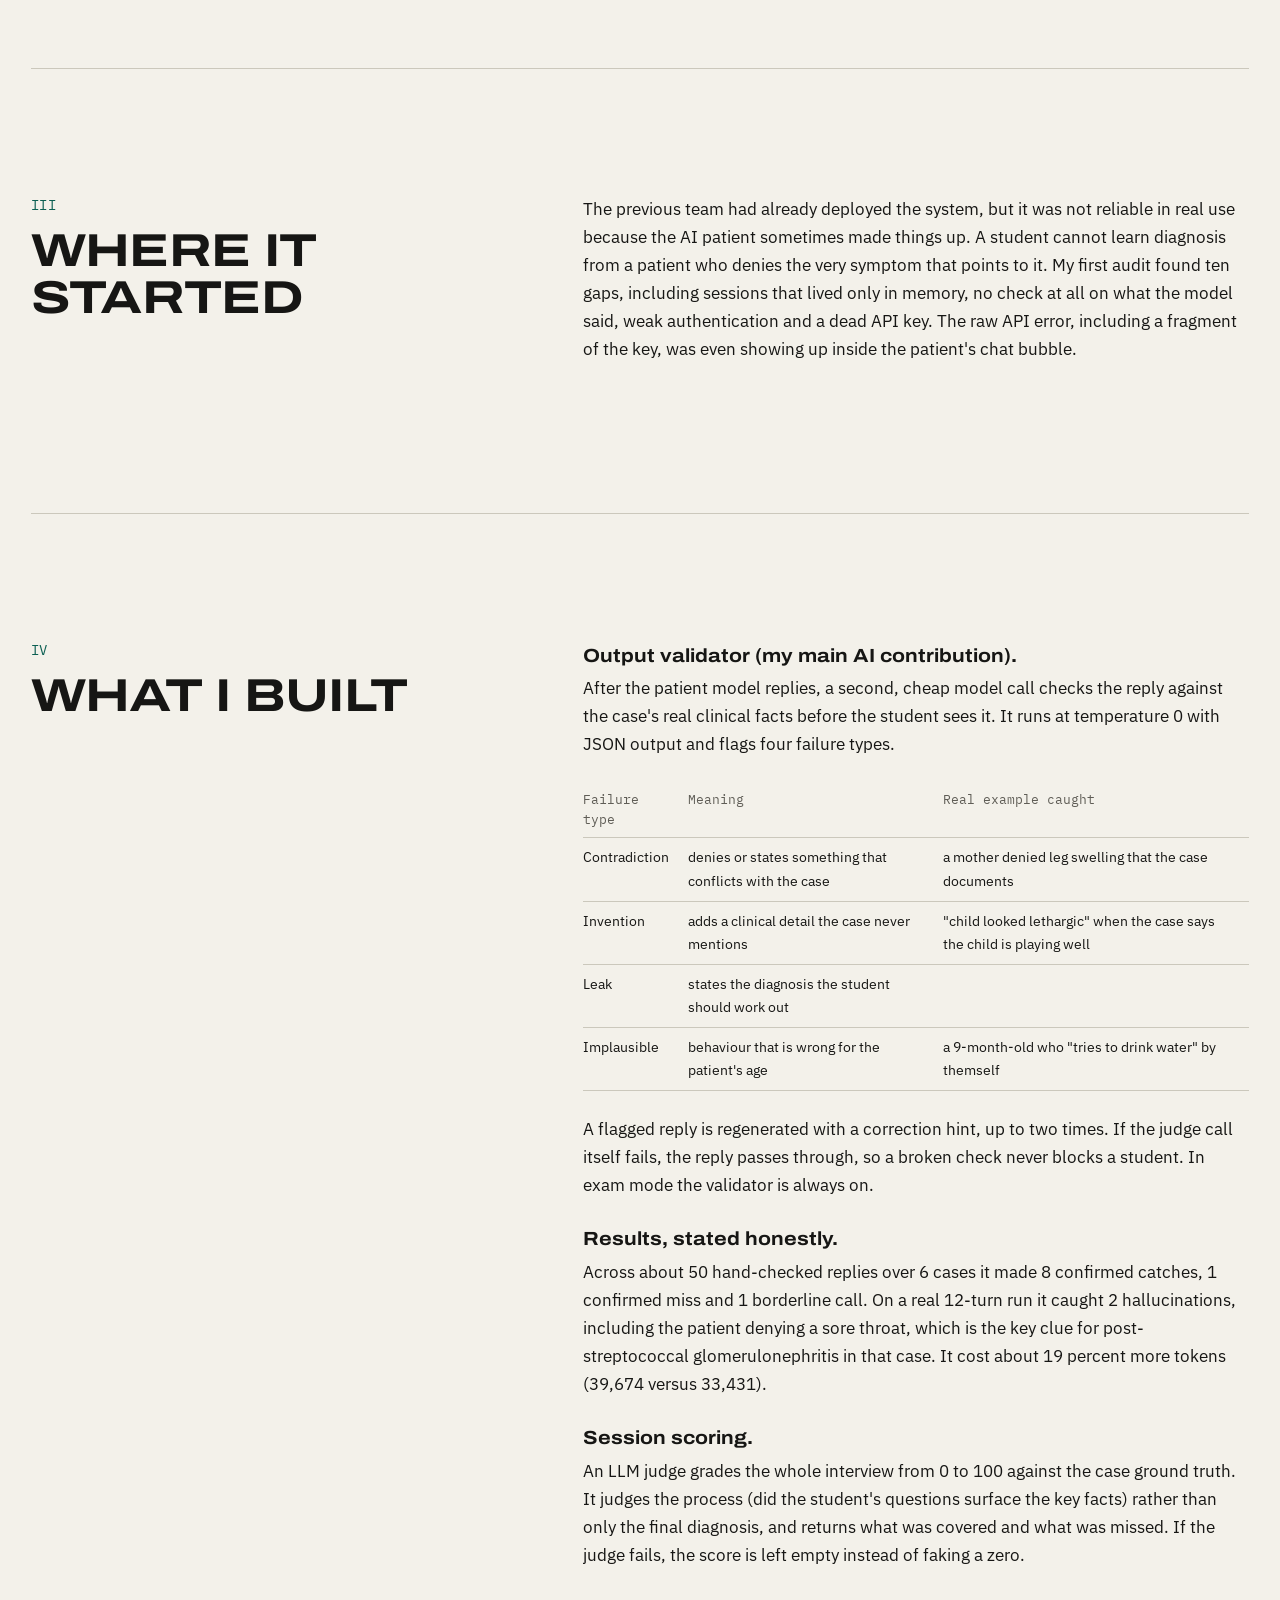
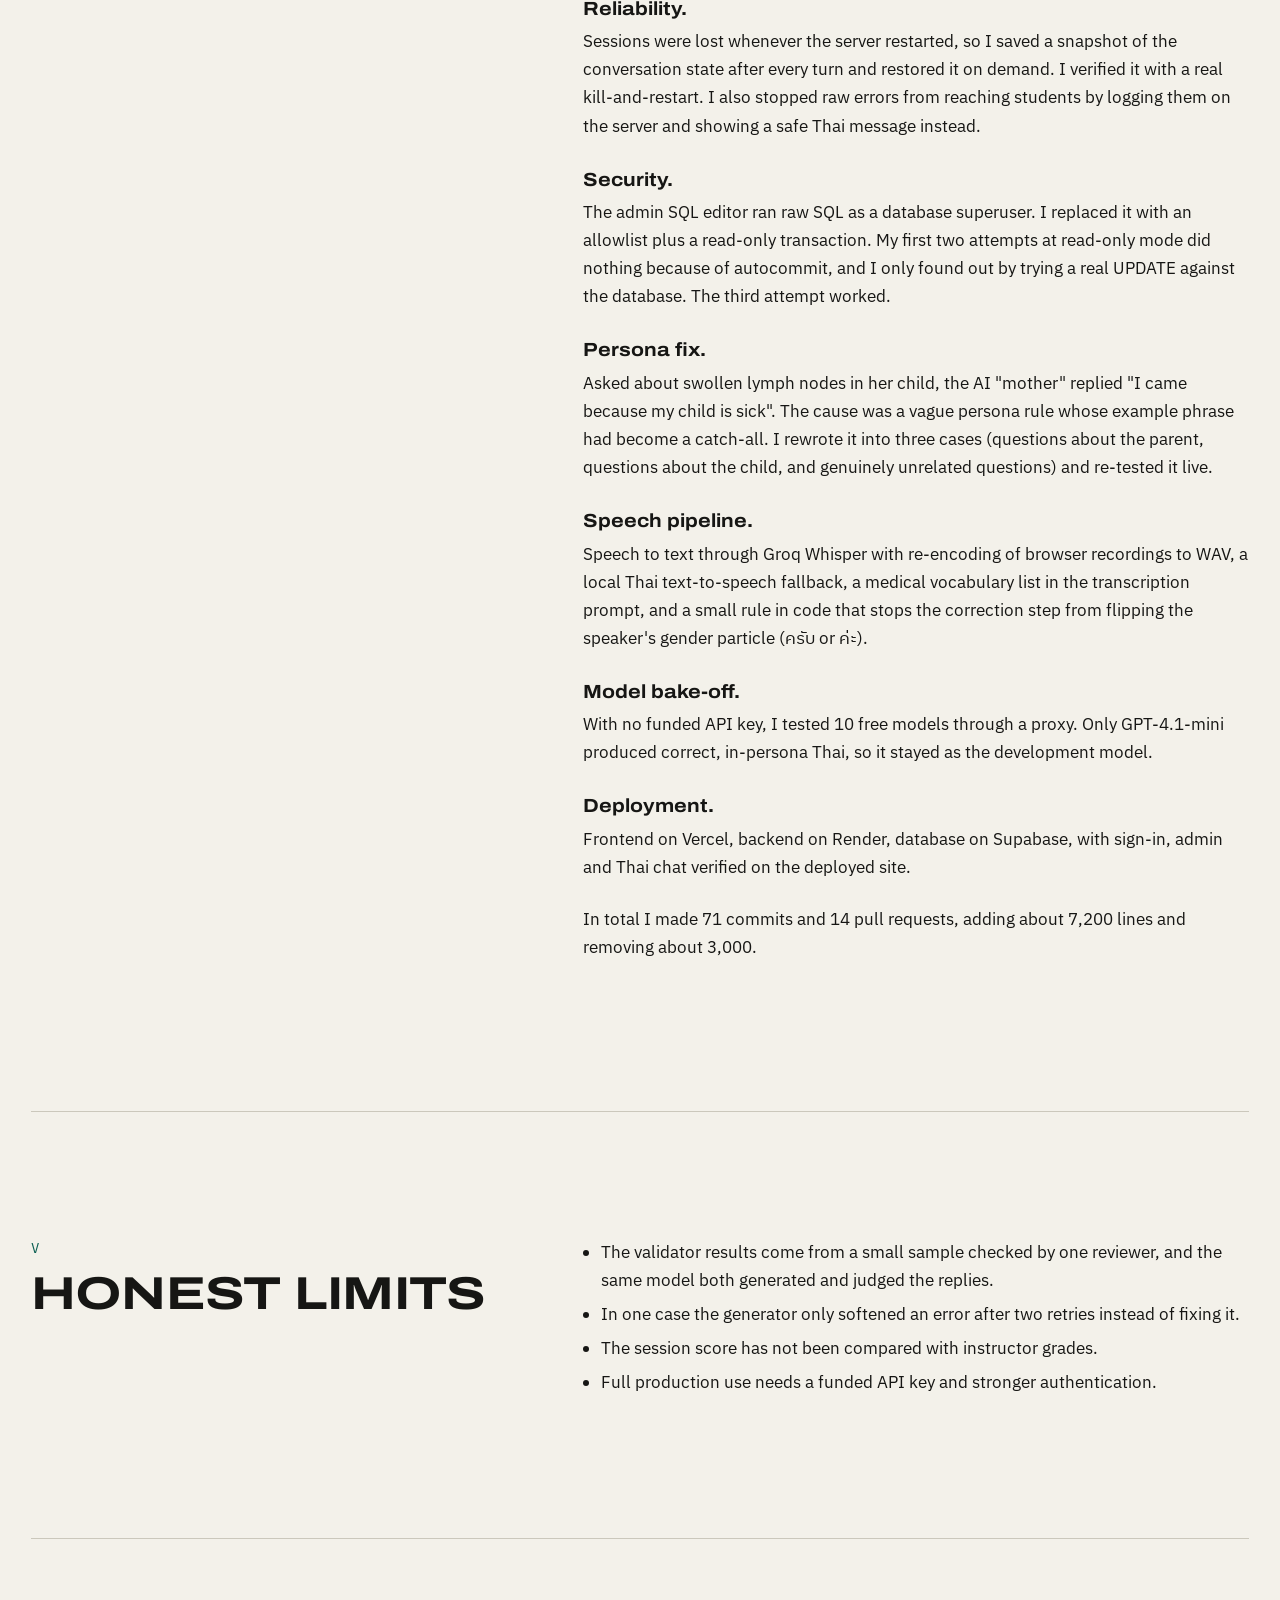
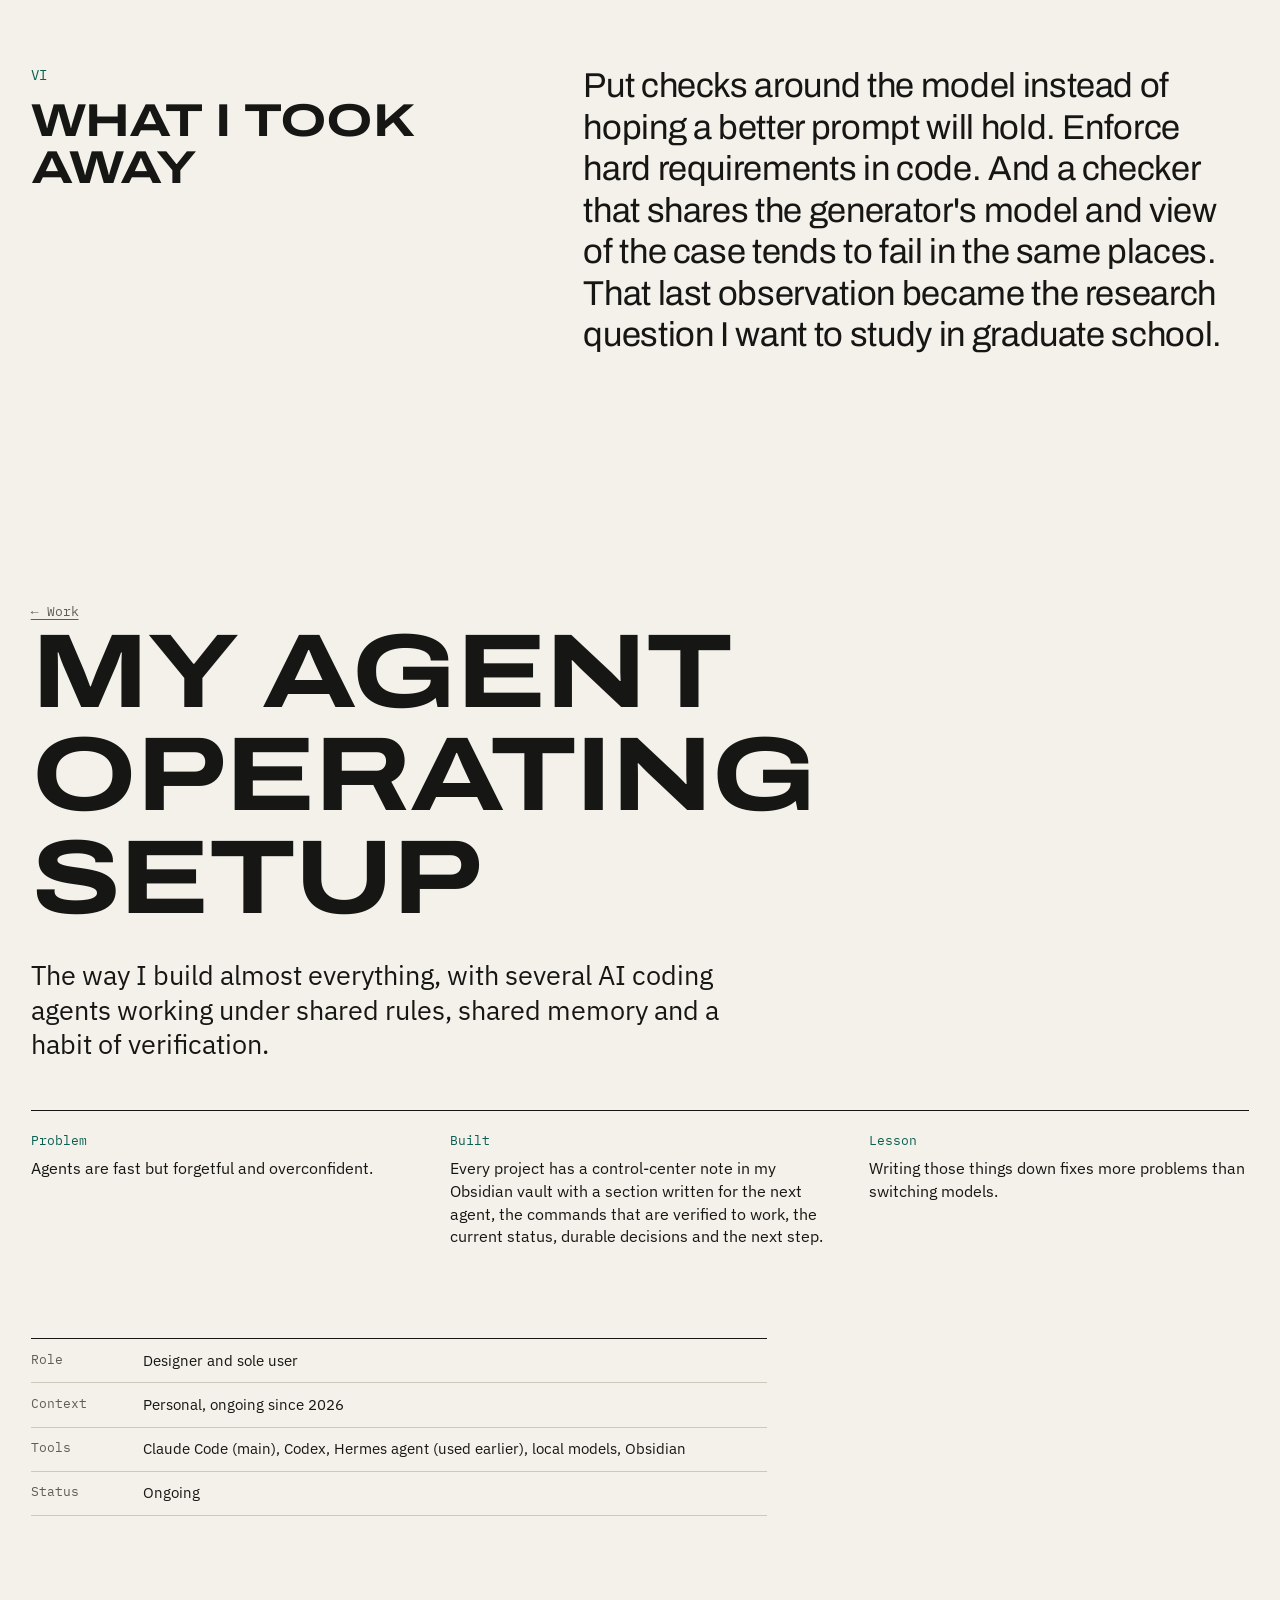
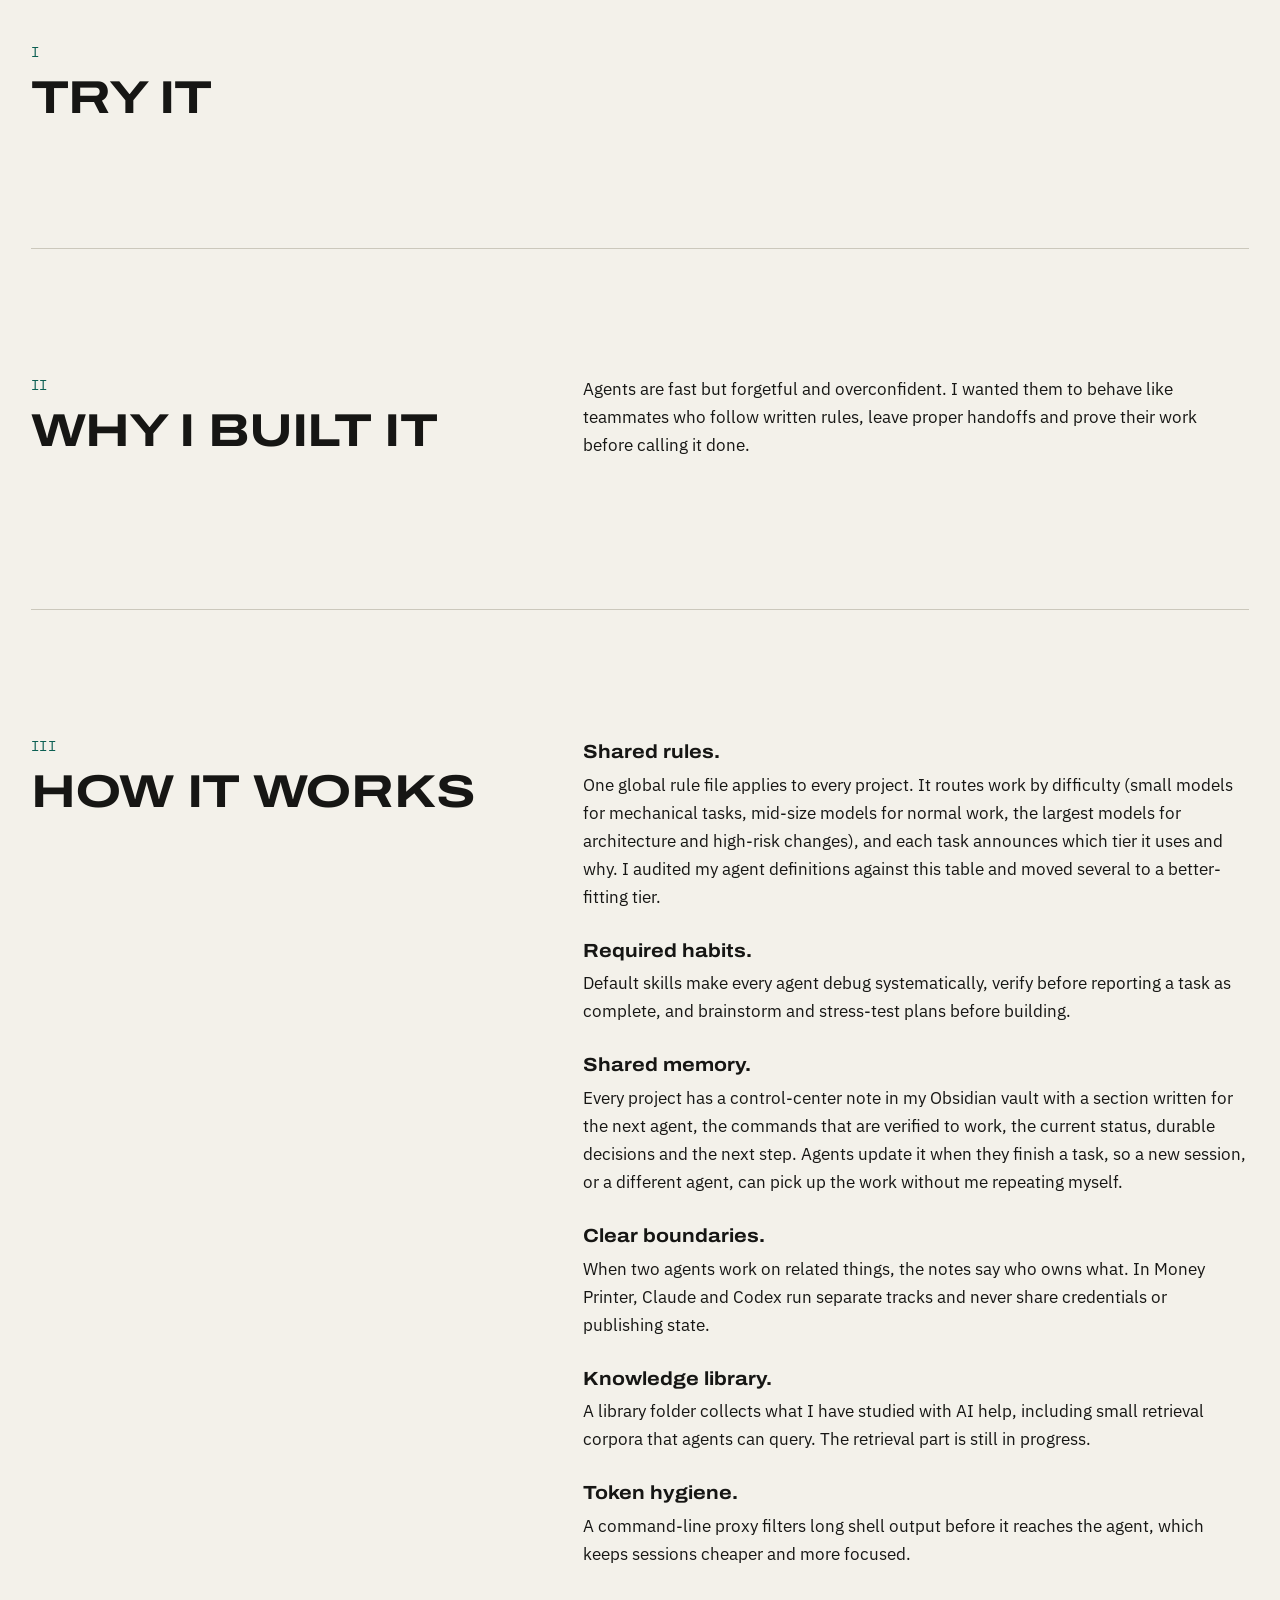
<file: print/index.html>
<!DOCTYPE html><html lang="en"><head><meta charset="utf-8"><meta name="viewport" content="width=device-width, initial-scale=1"><title>Sorawat Srisuphantavorn</title><link rel="icon" href="data:image/svg+xml,%3Csvg xmlns='http://www.w3.org/2000/svg' viewBox='0 0 32 32'%3E%3Crect width='32' height='32' rx='6' fill='%230b1210'/%3E%3Cpath d='M8 17l5 6 11-14' fill='none' stroke='%235cc8b2' stroke-width='4' stroke-linecap='round' stroke-linejoin='round'/%3E%3C/svg%3E"><meta name="description" content="Building AI systems people can trust. Final-year Robotics and AI Engineering student at KMITL. Open to AI engineering roles and research opportunities."><link rel="canonical" href="https://srsck.github.io/print/"><meta property="og:type" content="website"><meta property="og:title" content="Sorawat Srisuphantavorn"><meta property="og:description" content="Building AI systems people can trust. Final-year Robotics and AI Engineering student at KMITL. Open to AI engineering roles and research opportunities."><meta property="og:url" content="https://srsck.github.io/print/"><meta property="og:image" content="https://srsck.github.io/og.jpg"><meta name="twitter:card" content="summary_large_image"><meta name="robots" content="noindex"><script>
      document.documentElement.classList.add('js');
      try { const t = localStorage.getItem('theme'); if (t) document.documentElement.dataset.theme = t; } catch {}
    </script><link rel="stylesheet" href="/_astro/Layout.BqG7gABX.css"></head><body><a class="skip" href="#main">Skip to content</a><header class="bar"><a href="/" class="bar-name">Chokun</a><span class="bar-place">Bangkok, Thailand (GMT+7) <time id="clock"></time></span><button id="theme" type="button" aria-label="Switch colour theme">Theme</button></header><main id="main"><section class="hero"><p class="hero-name">Sorawat Srisuphantavorn</p><h1>Building AI systems people can trust.</h1><p class="hero-status">Final-year Robotics and AI Engineering student at KMITL. Open to AI engineering roles and research opportunities.</p><p class="print-url">https://srsck.github.io/</p></section><p class="about">I do my best work when I am building something I do not yet fully understand. I study Robotics and AI Engineering in an English-taught program at KMITL in Bangkok, where I learned machine learning, deep learning and computer vision, and I rebuilt much of it from scratch in my own study. Today I build with AI agents every day, from an internship project used by medical students to my own agent pipelines. The question I keep coming back to is how we can trust AI systems that check their own work, and I want to spend the next years answering it.</p><div class="work"><div id="index"><section class="group"><h2>AI systems</h2><ul class="rows"><li class="row"><a class="row-main" href="#virtual-patient-simulator"><span class="row-label">Internship, IRPC</span><span class="row-title">Virtual Patient Simulator</span><span class="row-year">2026</span><span class="row-status lit">Deployed</span></a></li><li class="row"><a class="row-main" href="#my-agent-operating-setup"><span class="row-label">Personal</span><span class="row-title">My Agent Operating Setup</span><span class="row-year">2026</span><span class="row-status">Ongoing</span></a></li><li class="row" data-preview="/money-printer-pipeline.png"><a class="row-main" href="#money-printer"><span class="row-label">Personal</span><span class="row-title">Money Printer</span><span class="row-year">2026</span><span class="row-status lit">Live</span></a></li><li class="row" data-preview="/teambrain-feed.jpg"><a class="row-main" href="#teambrain"><span class="row-label">Personal</span><span class="row-title">teambrain</span><span class="row-year">2026</span><span class="row-status">Prototype</span></a></li><li class="row" data-preview="/hsk-lesson.jpg"><a class="row-main" href="#hsk-learning-app"><span class="row-label">Personal</span><span class="row-title">HSK Learning App</span><span class="row-year">2026</span><span class="row-status lit">Live</span></a></li></ul></section><section class="group"><h2>Foundations</h2><ul class="rows"><li class="row" data-preview="/foundations-figure.jpg"><a class="row-main" href="#machine-learning-and-computer-vision-from-scratch"><span class="row-label">Self-directed study</span><span class="row-title">Machine Learning and Computer Vision from Scratch</span><span class="row-year">2025 to 2026</span><span class="row-status">Completed</span></a></li></ul></section><section class="group"><h2>Engineering and other projects</h2><ul class="rows"><li class="row" data-preview="/causal-plot.jpg"><details open><summary class="row-main"><span class="row-label">Capstone</span><span class="row-title">Causal AI for Manufacturing Defects</span><span class="row-year">2026 to 2027</span><span class="row-status">In progress</span></summary><div class="row-body prose"><p>Title: &quot;Causal AI for identifying the true causes of inefficiencies and defects in the manufacturing process&quot;.</p>
<p>I study, evaluate and tune causal discovery models, such as the LiNGAM family, for manufacturing data, with the goal of recommending a suitable causal model for each problem state in a production process. Due by March 2027.</p>
</div></details></li><li class="row"><details open><summary class="row-main"><span class="row-label">Internship, IRPC</span><span class="row-title">Motorized Load Cell Test Rig</span><span class="row-year">2026</span><span class="row-status">Completed</span></summary><div class="row-body prose"><p>A motorized tensile and compression test rig built on an ESP32 with a TB6600 stepper driver, an HX711 amplifier, an H3-C3 load cell and a Nextion touch display.</p>
</div></details></li><li class="row"><details open><summary class="row-main"><span class="row-label">Internship, IRPC</span><span class="row-title">ESP32 Chiller Control System</span><span class="row-year">2026</span><span class="row-status">Completed</span></summary><div class="row-body prose"><p>An ESP32-based control system for a chiller and heat-seal tester, with PT100 temperature sensing through a MAX31865 board, messaging over HiveMQ MQTT, and a web control panel hosted on GitHub Pages.</p>
<p>Link: <a href="https://srsck.github.io/chiller-control/">https://srsck.github.io/chiller-control/</a></p>
</div></details></li><li class="row" data-academic-hide><details open><summary class="row-main"><span class="row-label">Personal</span><span class="row-title">Trading Systems Research</span><span class="row-year">2026</span><span class="row-status">Research</span></summary><div class="row-body prose"><p>A research project on automated trading strategies, built around a strict validation pipeline. I backtested several rule-based strategies, rewrote them after poor first results, and ran a robustness audit in which one strategy failed out-of-sample and was set aside. A separate order-flow signal tool (a custom MotiveWave study plus a Python bridge that turns its output into gated alerts) is built but not yet used live. A Monte Carlo evaluator tests strategies against prop-firm style rules. I also built a study library with a retrieval corpus on order flow and market profile. Status: Research (the strategy-testing track is currently stalled).</p>
</div></details></li><li class="row"><details open><summary class="row-main"><span class="row-label">Course project</span><span class="row-title">Lontuktak</span><span class="row-year"></span><span class="row-status">Completed</span></summary><div class="row-body prose"><p>A course project in which a company supplied the problem and a subset of its data. I led the whole project and built the backend analysis, the home page frontend, the app integration and the deployment.</p>
<p>A full-stack web application for a real company to manage inventory and forecast sales.</p>
<ul>
<li><p>Developed the complete frontend user interface using React.</p>
</li>
<li><p>Designed and implemented backend algorithms and APIs using FastAPI and used PostgreSQL as the database.</p>
</li>
<li><p>Integrated an XGBoost machine learning model to predict monthly sales quantities, and tuned its parameters to improve forecast accuracy.</p>
</li>
<li><p>Managed the full-stack integration and deployed the final application.</p>
</li>
</ul>
</div></details></li><li class="row"><details open><summary class="row-main"><span class="row-label">Course project</span><span class="row-title">DC-DC Buck Converter</span><span class="row-year">2026</span><span class="row-status">Completed</span></summary><div class="row-body prose"><p>A DC-DC buck converter design project for the Industrial Electronics course, delivered as a presentation and a technical report.</p>
</div></details></li></ul></section><section class="group"><h2>Design</h2><ul class="rows"><li class="row" data-preview="/figma-quiz.jpg"><a class="row-main" href="#ui-design-course-final-project"><span class="row-label">Course project</span><span class="row-title">UI Design Course Final Project</span><span class="row-year"></span><span class="row-status"></span></a></li></ul></section><section class="group"><h2>More projects</h2><ul class="rows"><li class="row"><details open><summary class="row-main"><span class="row-label">Group project</span><span class="row-title">AI Robotic Arm for Playing Chess</span><span class="row-year"></span><span class="row-status"></span></summary><div class="row-body prose"><p>A group project to build an autonomous robot that can play a physical game of chess against a human.</p>
<ul>
<li><p>Implemented a CNN-based move prediction model to analyze the board and determine the best move.</p>
</li>
<li><p>Processed board images from a camera using OpenCV for real-time piece detection and board state recognition.</p>
</li>
<li><p>Calculated inverse kinematics and wrote the control logic to translate the AI&#39;s move into precise robotic arm coordinates.</p>
</li>
</ul>
</div></details></li><li class="row"><details open><summary class="row-main"><span class="row-label">Project</span><span class="row-title">Price Comparison Web Application</span><span class="row-year"></span><span class="row-status"></span></summary><div class="row-body prose"><p>A website that aggregates product information from multiple e-commerce sites.</p>
<ul>
<li>Built the frontend with HTML/CSS and integrated third-party APIs to fetch and display real-time product data.</li>
</ul>
</div></details></li><li class="row"><details open><summary class="row-main"><span class="row-label">Project</span><span class="row-title">Mobile Robot Task Automation (ROS)</span><span class="row-year"></span><span class="row-status"></span></summary><div class="row-body prose"><p>Developed control and navigation software using the Robot Operating System (ROS).</p>
<ul>
<li>Implemented logic for the robot to autonomously navigate a path, find an object and pick and place it.</li>
</ul>
</div></details></li><li class="row"><details open><summary class="row-main"><span class="row-label">Project</span><span class="row-title">Cup Holder Balancing System</span><span class="row-year"></span><span class="row-status"></span></summary><div class="row-body prose"><p>Designed and prototyped the custom hardware and mechanical rig for the balancing platform.</p>
<ul>
<li>Developed a PID control system using a gyroscope sensor to actively stabilize the platform.</li>
</ul>
</div></details></li><li class="row"><details open><summary class="row-main"><span class="row-label">Project</span><span class="row-title">Line Following Robot</span><span class="row-year"></span><span class="row-status"></span></summary><div class="row-body prose"><p>Implemented a PID control algorithm on Arduino and STM32 microcontrollers.</p>
<ul>
<li>Tuned PID parameters to achieve accurate, high-speed line-following navigation.</li>
</ul>
</div></details></li><li class="row" data-preview="/abb-disk.jpg"><details open><summary class="row-main"><span class="row-label">Project</span><span class="row-title">ABB Robot Arm Programming</span><span class="row-year"></span><span class="row-status"></span></summary><div class="row-body prose"><p>Programmed and controlled an ABB industrial robot arm to perform specific, precise tasks.</p>
</div></details></li></ul></section><section class="group"><h2>Teaching</h2><ul class="rows"><li class="row"><details open><summary class="row-main"><span class="row-label">KMITL</span><span class="row-title">Teaching Assistant, Introduction to Robotics and AI</span><span class="row-year"></span><span class="row-status">Ongoing</span></summary><div class="row-body prose"><p>I am a teaching assistant for Introduction to Robotics and AI, a course I took myself in my first year.</p>
</div></details></li><li class="row"><details open><summary class="row-main"><span class="row-label">KMITL</span><span class="row-title">Intro to AI lecture on object detection</span><span class="row-year">2026</span><span class="row-status">Ongoing</span></summary><div class="row-body prose"><p>I teach juniors a hands-on session on object detection with YOLO (Ultralytics), Roboflow and Google Colab, and revised the material for 2026.</p>
</div></details></li></ul></section><section class="group"><h2>Education, languages and skills</h2><div class="prose education"><h3>Education</h3>
<ul>
<li>King Mongkut&#39;s Institute of Technology Ladkrabang (KMITL), School of Engineering</li>
<li>Bachelor of Engineering, Robotics and AI Engineering (International Program, all courses taught and examined in English)</li>
<li>Admitted July 2023</li>
<li>GPA 3.66 over six semesters (126 credits)</li>
<li>Relevant courses: Computer Programming for RAI, Introduction to Robotics and AI, Introduction to Algorithms, Advanced Computer Programming, Probability and Statistics, Artificial Intelligence Technology, Computer Vision, Machine Learning in Practice, Deep Learning and Application, Mathematics of Data Science and Data Analytics, Introduction to Prompt Engineering, Information and Cyber Security</li>
<li>Princess Chulabhorn Science High School Phetchaburi, Science - Mathematics, graduated 2022, GPA 3.84</li>
</ul>
<h3>Experience</h3>
<ul>
<li>Intern, IRPC Public Company Limited, 11 May to 23 October 2026 (Virtual Patient Simulator, load cell test rig, chiller control system)</li>
<li>Summer Training, Harbin University, China (2 Months). Completed a summer program at Harbin University, gaining practical experience in AI applications, robotics, and PCB design. Completed an introductory course in Mandarin.</li>
</ul>
<h3>Languages</h3>
<ul>
<li>Thai (native)</li>
<li>English, TOEIC Listening and Reading 795 (CEFR B2), English-medium degree</li>
<li>Chinese, learning. Registered for the HSK Level 2 exam on 29 November 2026</li>
</ul>
<h3>Skills</h3>
<ul>
<li>Languages: Python, JavaScript and TypeScript, SQL</li>
<li>AI and ML: PyTorch, NumPy, OpenCV, LLM APIs, Model Context Protocol (MCP), LLM evaluation and output validation</li>
<li>Web and backend: FastAPI, React, Next.js, Node.js</li>
<li>Data and infrastructure: PostgreSQL, Supabase, Firebase, Vercel, Render, GitHub Pages, PM2</li>
<li>Hardware: ESP32, Raspberry Pi, sensors and stepper motor control</li>
<li>Ways of working: AI coding agents (Claude Code, Codex), Obsidian as shared project memory, Git</li>
<li>Robotics and control: ROS, PID control, inverse kinematics, ABB robot programming, Arduino, STM32, 3D CAD, circuit design, soldering, PCB fabrication</li>
<li>Also used: C/C++, TensorFlow, HTML/CSS</li>
</ul>
</div></section></div></div><article class="page" id="virtual-patient-simulator"><header class="entrance"><p class="back"><a href="/">← Work</a></p><h1>Virtual Patient Simulator</h1><p class="summary">A Thai-language AI patient that medical students interview to practise OSCE history-taking, which I made reliable enough for real practice during my internship.</p></header><dl class="glance"><div><dt>Problem</dt><dd>The previous team had already deployed the system, but it was not reliable in real use because the AI patient sometimes made things up.</dd></div><div><dt>Built</dt><dd>After the patient model replies, a second, cheap model call checks the reply against the case&#39;s real clinical facts before the student sees it.</dd></div><div><dt>Result</dt><dd>Across about 50 hand-checked replies over 6 cases it made 8 confirmed catches, 1 confirmed miss and 1 borderline call.</dd></div><div><dt>Shipped</dt><dd>Frontend on Vercel, backend on Render, database on Supabase, with sign-in, admin and Thai chat verified on the deployed site.</dd></div></dl><dl class="meta"><div><dt>Role</dt><dd>Sole intern developer (AI, backend, frontend, deployment)</dd></div><div><dt>Context</dt><dd>Cooperative internship at IRPC Public Company Limited, 11 May to 23 October 2026. The main build ran from 8 to 23 September 2026.</dd></div><div><dt>Credit</dt><dd>The original prototype (FastAPI backend, React frontend, 17 case files, first prompts, speech integration) was built by a previous three-person student team. I took it over and did the work described below.</dd></div><div><dt>Stack</dt><dd>Python, FastAPI, React, PostgreSQL (Supabase), Vercel, Render, an OpenAI-compatible LLM API (GPT-4.1-mini), Groq Whisper for speech to text, PyThaiTTS</dd></div><div><dt>Status</dt><dd>Deployed</dd></div></dl><div class="rooms"><section class="room demo-room"><h2>Try it</h2><div class="room-body" data-demo="virtual-patient-simulator"></div></section><section class="room prose"><h2>What it is</h2><div class="room-body"><p>A student chats by text or voice with an AI patient, or a parent of a child patient, across 17 clinical cases. At the end the student gets a summary and an AI-graded score, and instructors review sessions in an admin dashboard.</p>
</div></section><section class="room prose"><h2>Where it started</h2><div class="room-body"><p>The previous team had already deployed the system, but it was not reliable in real use because the AI patient sometimes made things up. A student cannot learn diagnosis from a patient who denies the very symptom that points to it. My first audit found ten gaps, including sessions that lived only in memory, no check at all on what the model said, weak authentication and a dead API key. The raw API error, including a fragment of the key, was even showing up inside the patient&#39;s chat bubble.</p>
</div></section><section class="room prose"><h2>What I built</h2><div class="room-body"><p><strong>Output validator (my main AI contribution).</strong> After the patient model replies, a second, cheap model call checks the reply against the case&#39;s real clinical facts before the student sees it. It runs at temperature 0 with JSON output and flags four failure types.</p>
<table>
<thead>
<tr>
<th>Failure type</th>
<th>Meaning</th>
<th>Real example caught</th>
</tr>
</thead>
<tbody><tr>
<td>Contradiction</td>
<td>denies or states something that conflicts with the case</td>
<td>a mother denied leg swelling that the case documents</td>
</tr>
<tr>
<td>Invention</td>
<td>adds a clinical detail the case never mentions</td>
<td>&quot;child looked lethargic&quot; when the case says the child is playing well</td>
</tr>
<tr>
<td>Leak</td>
<td>states the diagnosis the student should work out</td>
<td></td>
</tr>
<tr>
<td>Implausible</td>
<td>behaviour that is wrong for the patient&#39;s age</td>
<td>a 9-month-old who &quot;tries to drink water&quot; by themself</td>
</tr>
</tbody></table>
<p>A flagged reply is regenerated with a correction hint, up to two times. If the judge call itself fails, the reply passes through, so a broken check never blocks a student. In exam mode the validator is always on.</p>
<p><strong>Results, stated honestly.</strong> Across about 50 hand-checked replies over 6 cases it made 8 confirmed catches, 1 confirmed miss and 1 borderline call. On a real 12-turn run it caught 2 hallucinations, including the patient denying a sore throat, which is the key clue for post-streptococcal glomerulonephritis in that case. It cost about 19 percent more tokens (39,674 versus 33,431).</p>
<p><strong>Session scoring.</strong> An LLM judge grades the whole interview from 0 to 100 against the case ground truth. It judges the process (did the student&#39;s questions surface the key facts) rather than only the final diagnosis, and returns what was covered and what was missed. If the judge fails, the score is left empty instead of faking a zero.</p>
<p><strong>Reliability.</strong> Sessions were lost whenever the server restarted, so I saved a snapshot of the conversation state after every turn and restored it on demand. I verified it with a real kill-and-restart. I also stopped raw errors from reaching students by logging them on the server and showing a safe Thai message instead.</p>
<p><strong>Security.</strong> The admin SQL editor ran raw SQL as a database superuser. I replaced it with an allowlist plus a read-only transaction. My first two attempts at read-only mode did nothing because of autocommit, and I only found out by trying a real UPDATE against the database. The third attempt worked.</p>
<p><strong>Persona fix.</strong> Asked about swollen lymph nodes in her child, the AI &quot;mother&quot; replied &quot;I came because my child is sick&quot;. The cause was a vague persona rule whose example phrase had become a catch-all. I rewrote it into three cases (questions about the parent, questions about the child, and genuinely unrelated questions) and re-tested it live.</p>
<p><strong>Speech pipeline.</strong> Speech to text through Groq Whisper with re-encoding of browser recordings to WAV, a local Thai text-to-speech fallback, a medical vocabulary list in the transcription prompt, and a small rule in code that stops the correction step from flipping the speaker&#39;s gender particle (ครับ or ค่ะ).</p>
<p><strong>Model bake-off.</strong> With no funded API key, I tested 10 free models through a proxy. Only GPT-4.1-mini produced correct, in-persona Thai, so it stayed as the development model.</p>
<p><strong>Deployment.</strong> Frontend on Vercel, backend on Render, database on Supabase, with sign-in, admin and Thai chat verified on the deployed site.</p>
<p>In total I made 71 commits and 14 pull requests, adding about 7,200 lines and removing about 3,000.</p>
</div></section><section class="room prose"><h2>Honest limits</h2><div class="room-body"><ul>
<li>The validator results come from a small sample checked by one reviewer, and the same model both generated and judged the replies.</li>
<li>In one case the generator only softened an error after two retries instead of fixing it.</li>
<li>The session score has not been compared with instructor grades.</li>
<li>Full production use needs a funded API key and stronger authentication.</li>
</ul>
</div></section><section class="room prose"><h2>What I took away</h2><div class="room-body"><p>Put checks around the model instead of hoping a better prompt will hold. Enforce hard requirements in code. And a checker that shares the generator&#39;s model and view of the case tends to fail in the same places. That last observation became the research question I want to study in graduate school.</p>
</div></section></div></article><article class="page" id="my-agent-operating-setup"><header class="entrance"><p class="back"><a href="/">← Work</a></p><h1>My Agent Operating Setup</h1><p class="summary">The way I build almost everything, with several AI coding agents working under shared rules, shared memory and a habit of verification.</p></header><dl class="glance"><div><dt>Problem</dt><dd>Agents are fast but forgetful and overconfident.</dd></div><div><dt>Built</dt><dd>Every project has a control-center note in my Obsidian vault with a section written for the next agent, the commands that are verified to work, the current status, durable decisions and the next step.</dd></div><div><dt>Lesson</dt><dd>Writing those things down fixes more problems than switching models.</dd></div></dl><dl class="meta"><div><dt>Role</dt><dd>Designer and sole user</dd></div><div><dt>Context</dt><dd>Personal, ongoing since 2026</dd></div><div><dt>Tools</dt><dd>Claude Code (main), Codex, Hermes agent (used earlier), local models, Obsidian</dd></div><div><dt>Status</dt><dd>Ongoing</dd></div></dl><div class="rooms"><section class="room demo-room"><h2>Try it</h2><div class="room-body" data-demo="my-agent-operating-setup"></div></section><section class="room prose"><h2>Why I built it</h2><div class="room-body"><p>Agents are fast but forgetful and overconfident. I wanted them to behave like teammates who follow written rules, leave proper handoffs and prove their work before calling it done.</p>
</div></section><section class="room prose"><h2>How it works</h2><div class="room-body"><p><strong>Shared rules.</strong> One global rule file applies to every project. It routes work by difficulty (small models for mechanical tasks, mid-size models for normal work, the largest models for architecture and high-risk changes), and each task announces which tier it uses and why. I audited my agent definitions against this table and moved several to a better-fitting tier.</p>
<p><strong>Required habits.</strong> Default skills make every agent debug systematically, verify before reporting a task as complete, and brainstorm and stress-test plans before building.</p>
<p><strong>Shared memory.</strong> Every project has a control-center note in my Obsidian vault with a section written for the next agent, the commands that are verified to work, the current status, durable decisions and the next step. Agents update it when they finish a task, so a new session, or a different agent, can pick up the work without me repeating myself.</p>
<p><strong>Clear boundaries.</strong> When two agents work on related things, the notes say who owns what. In Money Printer, Claude and Codex run separate tracks and never share credentials or publishing state.</p>
<p><strong>Knowledge library.</strong> A library folder collects what I have studied with AI help, including small retrieval corpora that agents can query. The retrieval part is still in progress.</p>
<p><strong>Token hygiene.</strong> A command-line proxy filters long shell output before it reaches the agent, which keeps sessions cheaper and more focused.</p>
</div></section><section class="room prose"><h2>Honest limits</h2><div class="room-body"><ul>
<li>This setup is tuned for one person. It has not been tested with a team.</li>
<li>I use AI to write a lot of my code, so some parts I understand at the level of design and behaviour rather than every line. Learning those internals properly is one of my goals.</li>
</ul>
</div></section><section class="room prose"><h2>What I took away</h2><div class="room-body"><p>Most agent failures I see are not about intelligence. They come from missing context, unclear ownership or nobody checking the result. Writing those things down fixes more problems than switching models.</p>
</div></section></div></article><article class="page" id="money-printer"><header class="entrance"><p class="back"><a href="/">← Work</a></p><h1>Money Printer</h1><p class="summary">An agent pipeline that writes, voices, edits, schedules and analyses a YouTube channel of history Shorts, posting twice a day without manual editing.</p></header><dl class="glance"><div><dt>Built</dt><dd>Each day an agent writes short scripts about true stories from history into a queue.</dd></div><div><dt>Rule</dt><dd>Any new automation must fail closed if it cannot verify which channel it is about to post to.</dd></div><div><dt>Lesson</dt><dd>The hard parts were failure handling, scheduling and knowing when the data is too thin to draw a conclusion.</dd></div></dl><dl class="meta"><div><dt>Role</dt><dd>Sole builder and operator</dd></div><div><dt>Context</dt><dd>Personal project, 2026</dd></div><div><dt>Channel</dt><dd>Nobody Believed It (@nobodybelievedit)</dd></div><div><dt>Stack</dt><dd>Node.js, PM2, a local text-to-speech server (Kokoro voice, GPU), Archive.org and Wikimedia public-domain media, Remotion, YouTube Data API</dd></div><div><dt>Status</dt><dd>Live, auto-posting since 1 October 2026</dd></div></dl><div class="gallery"><img src="/money-printer-pipeline.png" alt="diagram of the pipeline" loading="lazy"></div><div class="rooms"><section class="room demo-room"><h2>Try it</h2><div class="room-body" data-demo="money-printer"></div></section><section class="room prose"><h2>What it does</h2><div class="room-body"><p>Each day an agent writes short scripts about true stories from history into a queue. The pipeline voices each script with a local text-to-speech model, finds public-domain footage on Archive.org (passed through a vision check and a blank-clip check) and public-domain photos from Wikimedia, applies a colour grade, normalises loudness to -14 LUFS, renders the Short and schedules two uploads a day at times chosen for a US evening audience. Separate analyst agents then pull channel data every day and write reports on traffic sources, audience, first-two-day views and retention.</p>
</div></section><section class="room prose"><h2>Decisions that matter</h2><div class="room-body"><ul>
<li>Everything runs on free tools and public-domain media only.</li>
<li>No automated engagement comments, because they look like a bot.</li>
<li>New formats need my explicit approval before anything is published.</li>
<li>Any new automation must fail closed if it cannot verify which channel it is about to post to.</li>
<li>The Claude track and the Codex track (a separate vertical-drama workflow for a channel that does not exist yet) never share credentials, schedules or analytics.</li>
</ul>
</div></section><section class="room prose"><h2>Where it stands</h2><div class="room-body"><p>The channel is small and not monetised. After a format change, first-two-day views dropped sharply, and I recorded the cause as unproven rather than guessing. A 16:9 long-form pilot (8.4 minutes, five stories) has been rendered but not published.</p>
</div></section><section class="room prose"><h2>Honest limits</h2><div class="room-body"><ul>
<li>Growth is slow and the cause of the recent drop is not yet known.</li>
<li>The YouTube login token expires every 7 days until the app&#39;s consent screen is moved to production.</li>
</ul>
</div></section><section class="room prose"><h2>What I took away</h2><div class="room-body"><p>Running a pipeline that posts for real teaches different lessons from a demo. The hard parts were failure handling, scheduling and knowing when the data is too thin to draw a conclusion.</p>
</div></section><section class="room"><h2>The work</h2><div class="room-body exhibits"><figure class="exhibit"><img src="/money-frame.jpg" alt="Frame from a Money Printer video" loading="lazy"><figcaption>Frame from a Money Printer video</figcaption></figure></div></section></div></article><article class="page" id="teambrain"><header class="entrance"><p class="back"><a href="/">← Work</a></p><h1>teambrain</h1><p class="summary">A shared cloud workspace where a small team and all of its AI agents keep project notes and agent history in one place, with a live feed of what every agent is doing.</p></header><dl class="glance"><div><dt>Problem</dt><dd>Teams that use several agents (Claude Code, Codex, Cursor, Hermes) end up with context scattered across tools.</dd></div><div><dt>Built</dt><dd>An MCP server over streamable HTTP with three tools (list projects, pull context, push context), workspace tokens stored only as SHA-256 hashes, and a rate limit of 60 requests per minute per token.</dd></div><div><dt>Found</dt><dd>While testing, I found that the server connected to the database as the table owner, which silently bypassed the row-level security I had written.</dd></div></dl><dl class="meta"><div><dt>Role</dt><dd>Solo founder and developer</dd></div><div><dt>Context</dt><dd>Personal, planned as a six-week test build starting 28 August 2026</dd></div><div><dt>Stack</dt><dd>Next.js 16 (App Router), Supabase (Postgres, Auth, Storage, Realtime), Drizzle ORM, Tailwind CSS, shadcn/ui, Model Context Protocol (MCP) TypeScript SDK, Vercel</dd></div><div><dt>Status</dt><dd>Prototype. Weeks 1 to 6 of the test build are done and deployed. The product is not finished.</dd></div></dl><div class="gallery"><img src="/teambrain-feed.jpg" alt="screenshot of the live agent activity feed" loading="lazy"></div><div class="rooms"><section class="room demo-room"><h2>Try it</h2><div class="room-body" data-demo="teambrain"></div></section><section class="room prose"><h2>The idea</h2><div class="room-body"><p>Teams that use several agents (Claude Code, Codex, Cursor, Hermes) end up with context scattered across tools. teambrain keeps each project&#39;s linked notes and agent history in the cloud. Any MCP-capable agent can pull project context and write back what it did, and teammates, technical or not, watch it live in a browser. Code stays on each person&#39;s machine.</p>
</div></section><section class="room prose"><h2>What I built</h2><div class="room-body"><ul>
<li>A data model of eight tables (workspace, member, project, note, link, attachment, activity, invite) with row-level security policies on every table.</li>
<li>An MCP server over streamable HTTP with three tools (list projects, pull context, push context), workspace tokens stored only as SHA-256 hashes, and a rate limit of 60 requests per minute per token. I verified it connected to Claude Code.</li>
<li>A live, workspace-wide agent activity feed as the signature feature, grouped by actor with colour-coded avatars and per-action icons.</li>
<li>Write modes for agent edits, with pending badges so people can see what still needs approval.</li>
<li>Notes with wiki-style links and autocomplete, magic-link sign-in and file attachments.</li>
</ul>
</div></section><section class="room prose"><h2>A decision I made on purpose</h2><div class="room-body"><p>Context retrieval is two steps in version one. The agent first sees note titles, then picks what to read. I left embeddings and hybrid search for a later version to keep the six-week build small and predictable.</p>
</div></section><section class="room prose"><h2>A security finding</h2><div class="room-body"><p>While testing, I found that the server connected to the database as the table owner, which silently bypassed the row-level security I had written. The real guard was the app&#39;s own data-access layer. I documented this rule for every future query, and in a later fix made the browser&#39;s database roles read-only.</p>
</div></section><section class="room prose"><h2>Honest limits</h2><div class="room-body"><ul>
<li>It is a test build, not a finished product, and it has no paying users.</li>
<li>Email invitations only reach the owner&#39;s address until a domain is verified.</li>
<li>Some keyboard interactions in the editor could only be verified by unit tests, not by automated browser tests.</li>
</ul>
</div></section><section class="room prose"><h2>What I took away</h2><div class="room-body"><p>The interesting problem is not storing notes. It is letting several agents share one memory without stepping on each other, and making their work visible enough that people can trust it.</p>
</div></section><section class="room"><h2>The work</h2><div class="room-body exhibits"><figure class="exhibit"><img src="/teambrain-note.jpg" alt="Linked notes and connecting an agent" loading="lazy"><figcaption>Linked notes and connecting an agent</figcaption></figure></div></section></div></article><article class="page" id="hsk-learning-app"><header class="entrance"><p class="back"><a href="/">← Work</a></p><h1>HSK Learning App</h1><p class="summary">A web app I built to teach myself Chinese, covering the HSK 1 to 4 syllabus with spaced repetition, stroke-order practice and quizzes that are hard to guess.</p></header><dl class="glance"><div><dt>Built</dt><dd>The app follows a 39-week plan through 339 lessons covering 2,026 words and 339 grammar points, with meanings and grammar explanations in Thai.</dd></div><div><dt>Tested</dt><dd>Database security rules have automated tests that run on a local emulator, never against production.</dd></div><div><dt>Lesson</dt><dd>A quiz that is easy to game measures nothing.</dd></div></dl><dl class="meta"><div><dt>Role</dt><dd>Sole builder and main user</dd></div><div><dt>Context</dt><dd>Personal, 2026</dd></div><div><dt>Stack</dt><dd>Vanilla JavaScript, Firebase (Auth, Firestore, Hosting), HanziWriter, browser Web Speech API</dd></div><div><dt>Status</dt><dd>Live</dd></div></dl><div class="gallery"><img src="/hsk-lesson.jpg" alt="screenshot of a lesson card and a stroke-order exercise" loading="lazy"></div><div class="rooms"><section class="room demo-room"><h2>Try it</h2><div class="room-body" data-demo="hsk-learning-app"></div></section><section class="room prose"><h2>What it does</h2><div class="room-body"><p>The app follows a 39-week plan through 339 lessons covering 2,026 words and 339 grammar points, with meanings and grammar explanations in Thai. Lessons unlock step by step. Each word has pinyin, a Thai meaning, an example sentence, audio and stroke-order practice in watch and quiz modes. A spaced-repetition scheduler decides what to review, and a library page collects every word from lessons I have passed.</p>
</div></section><section class="room prose"><h2>Details I care about</h2><div class="room-body"><ul>
<li>Quiz distractors are chosen to be similar to the right answer, by meaning category for meaning questions and by sound for pinyin and listening questions, so I cannot pass by guessing.</li>
<li>The word list was cross-checked against the official HSK database, and when duplicates turned up I removed them instead of inventing replacement words.</li>
<li>Database security rules have automated tests that run on a local emulator, never against production.</li>
</ul>
</div></section><section class="room prose"><h2>Honest limits</h2><div class="room-body"><ul>
<li>Audio depends on the user&#39;s operating system having a Chinese voice installed.</li>
<li>It uses Simplified characters, while Taiwan uses Traditional characters, so my next step is to add Traditional forms.</li>
</ul>
</div></section><section class="room prose"><h2>What I took away</h2><div class="room-body"><p>Building the tool made me a more disciplined learner, and the same principle as my other work applies. A quiz that is easy to game measures nothing.</p>
</div></section></div></article><article class="page" id="machine-learning-and-computer-vision-from-scratch"><header class="entrance"><p class="back"><a href="/">← Work</a></p><h1>Machine Learning and Computer Vision from Scratch</h1><p class="summary">About seven months of self-directed study with one of my professors, from the basics of programming to neural networks and computer vision, writing nearly all of the code myself.</p></header><dl class="glance"><div><dt>Built</dt><dd>I implemented least-squares regression, Otsu thresholding and RANSAC in NumPy, and trained neural networks on CIFAR-10 with my own dropout and L1 and L2 regularization before moving to convolutional networks and PyTorch.</dd></div><div><dt>How</dt><dd>I wrote nearly all of this code myself, often without libraries, so that each model was built from the mathematics up.</dd></div></dl><dl class="meta"><div><dt>Context</dt><dd>Self-directed study alongside my degree, October 2025 to April 2026</dd></div><div><dt>Stack</dt><dd>Python, NumPy, Matplotlib, PyTorch, OpenCV</dd></div></dl><div class="prose wall-text"><p>I started with a 12-week course in Python fundamentals, from loops and recursion to object-oriented programming and NumPy, and finished it with a small personal finance planner split into modules. I then worked up to machine learning and computer vision. I implemented least-squares regression, Otsu thresholding and RANSAC in NumPy, and trained neural networks on CIFAR-10 with my own dropout and L1 and L2 regularization before moving to convolutional networks and PyTorch. On the vision side I worked through edge and corner detection, HOG and SIFT features, template matching and panorama stitching, and went on to object detection. I wrote nearly all of this code myself, often without libraries, so that each model was built from the mathematics up.</p>
<div class="gallery"><img src="/foundations-figure.jpg" alt="one figure from this work, for example training curves with and without regularization, or a panorama result" loading="lazy"></div>
</div><div class="rooms"><section class="room demo-room"><h2>Try it</h2><div class="room-body" data-demo="machine-learning-and-computer-vision-from-scratch"></div></section><section class="room"><h2>The work</h2><div class="room-body exhibits"><figure class="exhibit"><img src="/foundations-samples.jpg" alt="CIFAR-10 samples" loading="lazy"><figcaption>CIFAR-10 samples</figcaption></figure><figure class="exhibit"><img src="/foundations-cm.jpg" alt="Confusion matrix with L2 regularization" loading="lazy"><figcaption>Confusion matrix with L2 regularization</figcaption></figure></div></section></div></article><article class="page" id="ui-design-course-final-project"><header class="entrance"><p class="back"><a href="/">← Work</a></p><h1>UI Design Course Final Project</h1><p class="summary">Final project for my UI design course. A mobile app prototype for shopping premium spirits, with a taste quiz, product pages, a cellar, cart and checkout, designed in Figma.</p></header><dl class="meta"><div><dt>Context</dt><dd>UI design course final project</dd></div><div><dt>Stack</dt><dd>Figma</dd></div></dl><div class="rooms"><section class="room prose"><h2>Screens</h2><div class="room-body"><div class="gallery"><img src="/figma-quiz.jpg" alt="Taste quiz screen" loading="lazy"><img src="/figma-result.jpg" alt="Quiz result screen" loading="lazy"></div></div></section></div></article></main><footer class="foot"><p class="foot-line">Building AI systems people can trust.</p><p class="small">© 2026 Sorawat Srisuphantavorn</p></footer><script>
      const clock = document.getElementById('clock');
      const fmt = new Intl.DateTimeFormat('en-GB', { timeZone: 'Asia/Bangkok', hour: '2-digit', minute: '2-digit' });
      const tick = () => { clock.textContent = fmt.format(new Date()); };
      tick();
      setInterval(tick, 30000);
      document.getElementById('theme').addEventListener('click', () => {
        const root = document.documentElement;
        const dark = root.dataset.theme ? root.dataset.theme === 'dark' : matchMedia('(prefers-color-scheme: dark)').matches;
        root.dataset.theme = dark ? 'light' : 'dark';
        try { localStorage.setItem('theme', root.dataset.theme); } catch {}
      });
    </script></body></html>
</file>
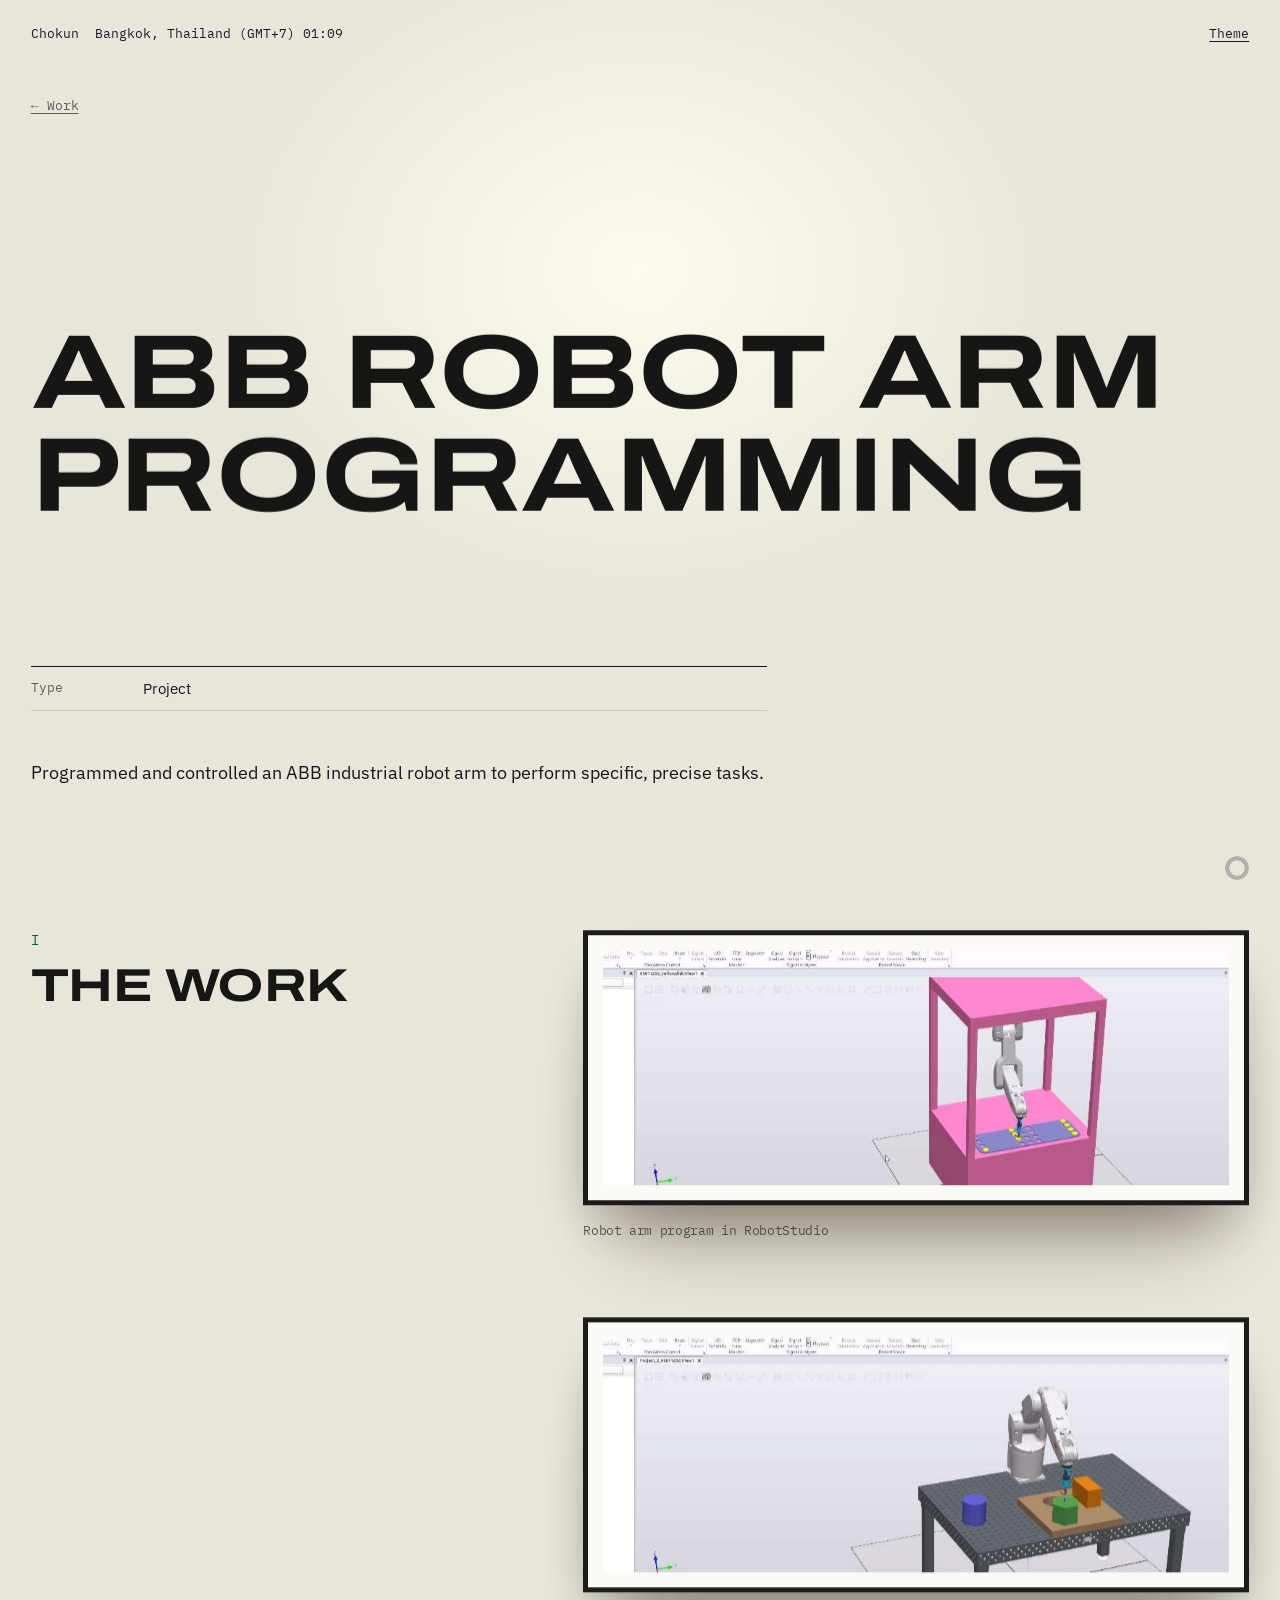
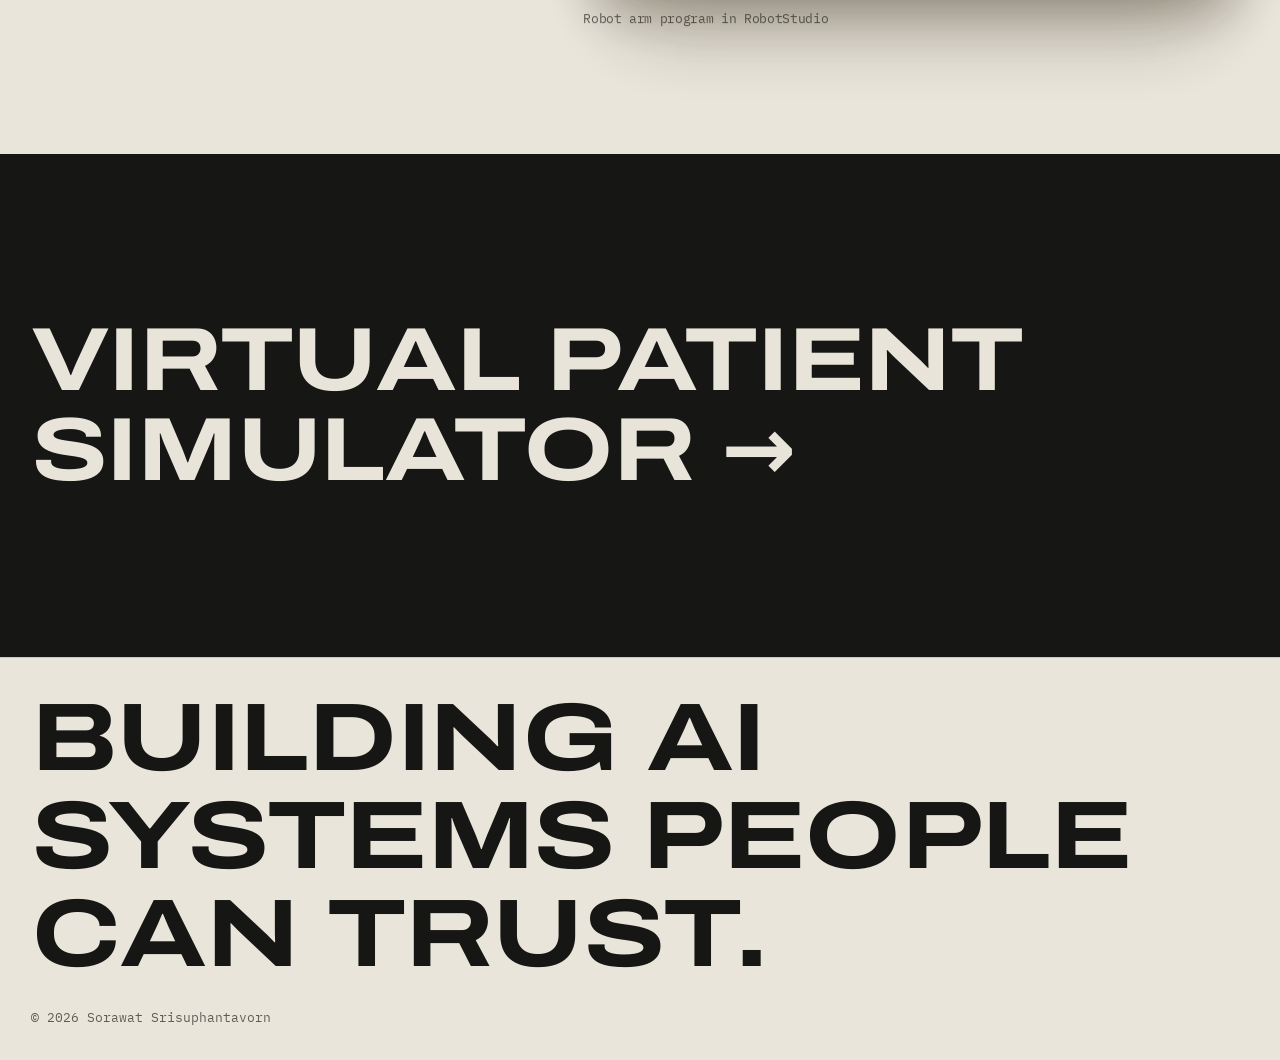
<file: work/abb-robot-arm-programming/index.html>
<!DOCTYPE html><html lang="en"><head><meta charset="utf-8"><meta name="viewport" content="width=device-width, initial-scale=1"><title>ABB Robot Arm Programming | Sorawat Srisuphantavorn</title><link rel="icon" href="data:image/svg+xml,%3Csvg xmlns='http://www.w3.org/2000/svg' viewBox='0 0 32 32'%3E%3Crect width='32' height='32' rx='6' fill='%230b1210'/%3E%3Cpath d='M8 17l5 6 11-14' fill='none' stroke='%235cc8b2' stroke-width='4' stroke-linecap='round' stroke-linejoin='round'/%3E%3C/svg%3E"><meta name="description" content="Building AI systems people can trust. Final-year Robotics and AI Engineering student at KMITL. Open to AI engineering roles and research opportunities."><link rel="canonical" href="https://srsck.github.io/work/abb-robot-arm-programming/"><meta property="og:type" content="website"><meta property="og:title" content="ABB Robot Arm Programming | Sorawat Srisuphantavorn"><meta property="og:description" content="Building AI systems people can trust. Final-year Robotics and AI Engineering student at KMITL. Open to AI engineering roles and research opportunities."><meta property="og:url" content="https://srsck.github.io/work/abb-robot-arm-programming/"><meta property="og:image" content="https://srsck.github.io/og.jpg"><meta name="twitter:card" content="summary_large_image"><script>
      document.documentElement.classList.add('js');
      try { const t = localStorage.getItem('theme'); if (t) document.documentElement.dataset.theme = t; } catch {}
    </script><script>
        (() => {
          let seen = false;
          try { seen = sessionStorage.getItem('seen'); } catch {}
          if (seen || matchMedia('(prefers-reduced-motion: reduce)').matches) return;
          const root = document.documentElement;
          root.classList.add('loading');
          // Never leave the page covered if a script fails to arrive.
          setTimeout(() => root.classList.remove('loading'), 5000);
        })();
      </script><link rel="stylesheet" href="/_astro/Layout.BqG7gABX.css"></head><body class="museum"><div id="loader" aria-hidden="true"><span></span></div><div class="ring" aria-hidden="true"></div><a class="skip" href="#main">Skip to content</a><header class="bar"><a href="/" class="bar-name">Chokun</a><span class="bar-place">Bangkok, Thailand (GMT+7) <time id="clock"></time></span><button id="theme" type="button" aria-label="Switch colour theme">Theme</button></header><main id="main"><article class="page" id="abb-robot-arm-programming"><header class="entrance"><p class="back"><a href="/">← Work</a></p><h1 style="view-transition-name: t-abb-robot-arm-programming">ABB Robot Arm Programming</h1></header><dl class="meta"><div><dt>Type</dt><dd>Project</dd></div></dl><div class="prose wall-text"><p>Programmed and controlled an ABB industrial robot arm to perform specific, precise tasks.</p>
</div><div class="rooms"><section class="room"><h2>The work</h2><div class="room-body exhibits"><figure class="exhibit"><img src="/abb-disk.jpg" alt="Robot arm program in RobotStudio" loading="lazy"><figcaption>Robot arm program in RobotStudio</figcaption></figure><figure class="exhibit"><img src="/abb-box.jpg" alt="Robot arm program in RobotStudio" loading="lazy"><figcaption>Robot arm program in RobotStudio</figcaption></figure></div></section></div><a class="next" href="/work/virtual-patient-simulator/"><span class="next-title">Virtual Patient Simulator</span></a></article></main><footer class="foot"><p class="foot-line">Building AI systems people can trust.</p><p class="small">© 2026 Sorawat Srisuphantavorn</p></footer><script>
      const clock = document.getElementById('clock');
      const fmt = new Intl.DateTimeFormat('en-GB', { timeZone: 'Asia/Bangkok', hour: '2-digit', minute: '2-digit' });
      const tick = () => { clock.textContent = fmt.format(new Date()); };
      tick();
      setInterval(tick, 30000);
      document.getElementById('theme').addEventListener('click', () => {
        const root = document.documentElement;
        const dark = root.dataset.theme ? root.dataset.theme === 'dark' : matchMedia('(prefers-color-scheme: dark)').matches;
        root.dataset.theme = dark ? 'light' : 'dark';
        try { localStorage.setItem('theme', root.dataset.theme); } catch {}
      });
    </script><script type="module" src="/_astro/Layout.astro_astro_type_script_index_0_lang.BNLC8zwA.js"></script></body></html>
</file>
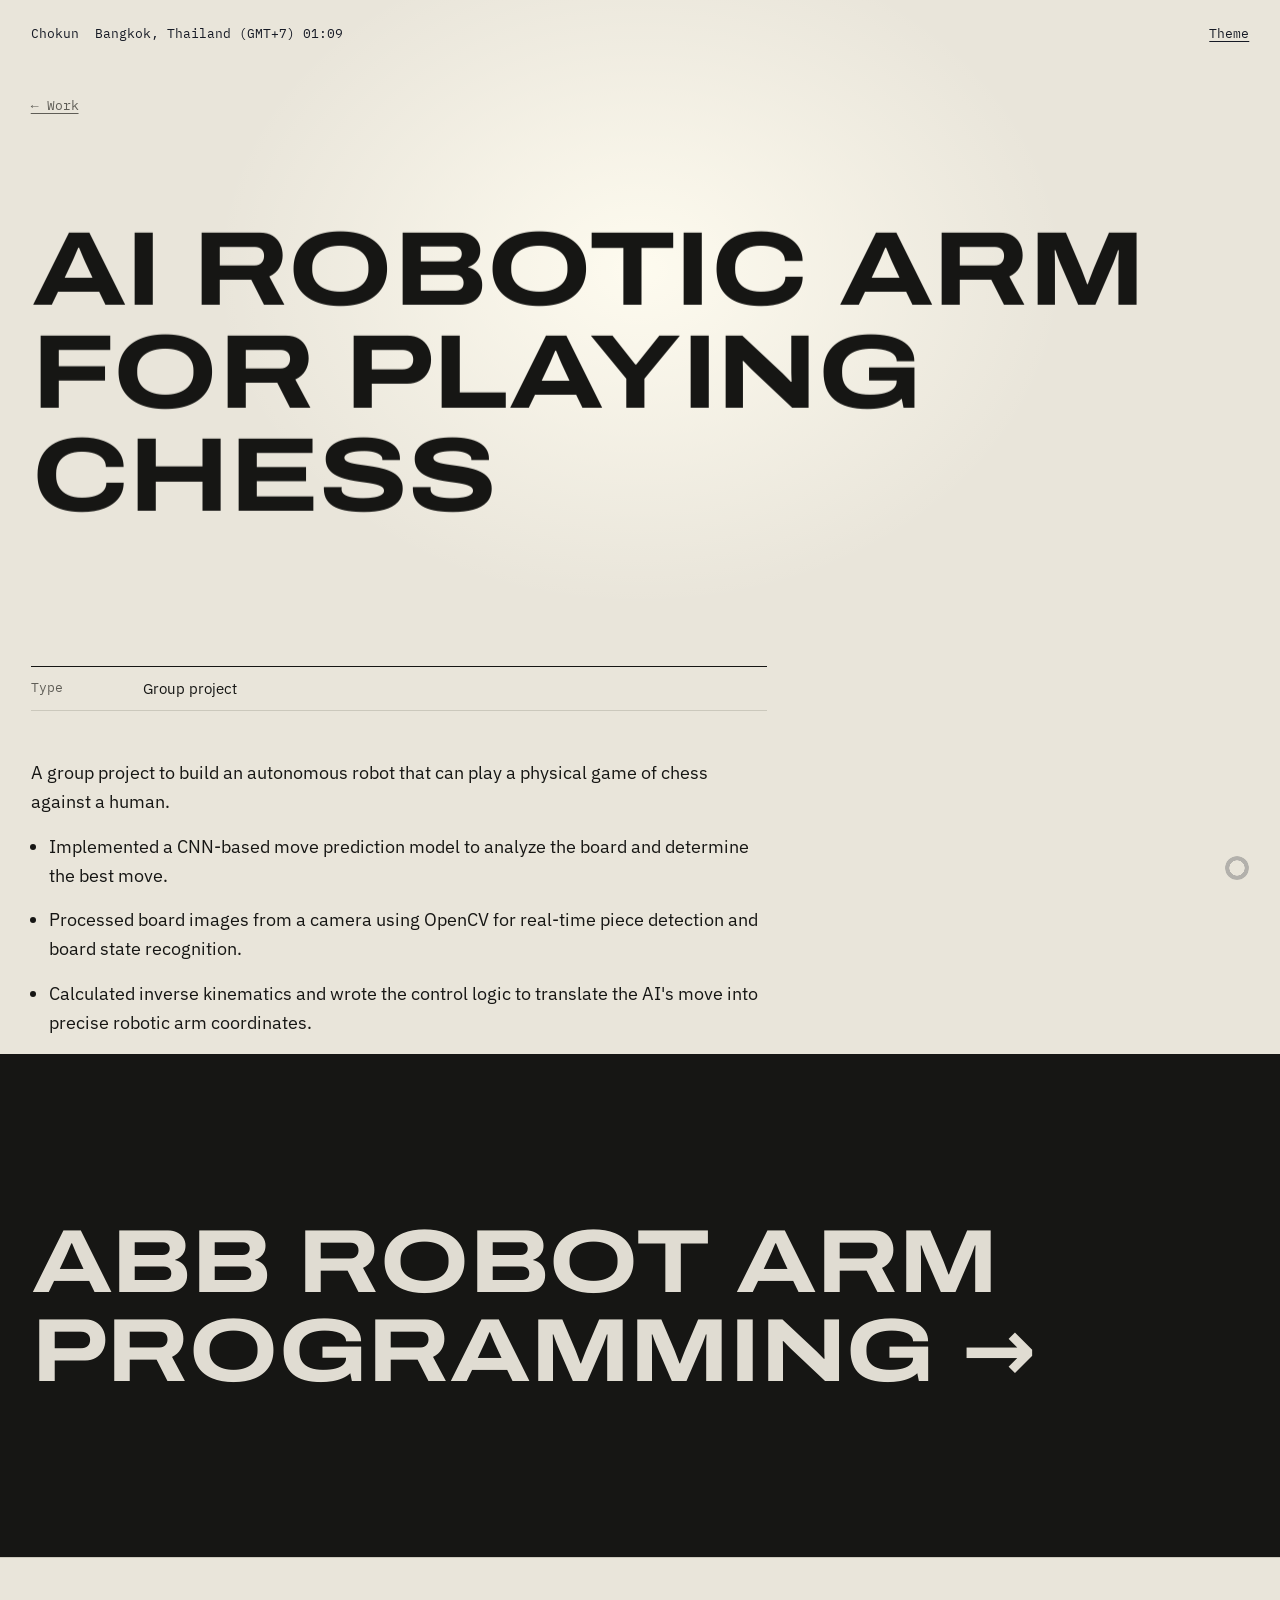
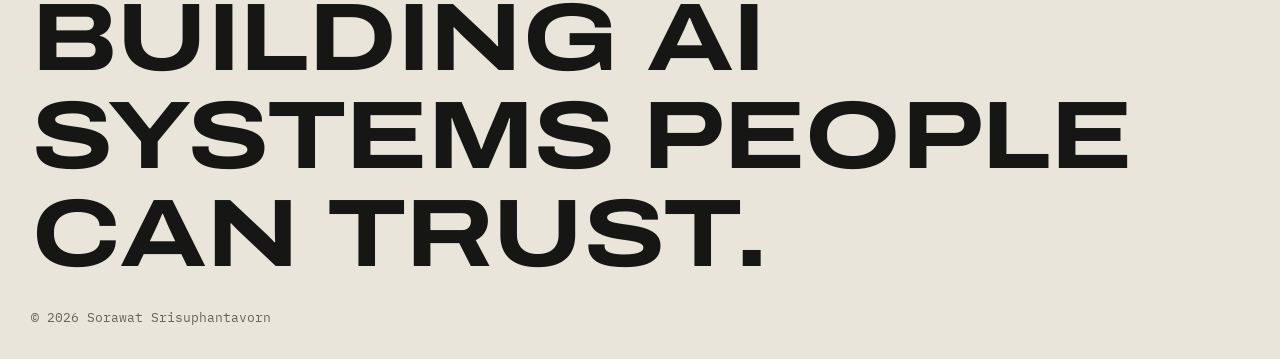
<file: work/ai-robotic-arm-for-playing-chess/index.html>
<!DOCTYPE html><html lang="en"><head><meta charset="utf-8"><meta name="viewport" content="width=device-width, initial-scale=1"><title>AI Robotic Arm for Playing Chess | Sorawat Srisuphantavorn</title><link rel="icon" href="data:image/svg+xml,%3Csvg xmlns='http://www.w3.org/2000/svg' viewBox='0 0 32 32'%3E%3Crect width='32' height='32' rx='6' fill='%230b1210'/%3E%3Cpath d='M8 17l5 6 11-14' fill='none' stroke='%235cc8b2' stroke-width='4' stroke-linecap='round' stroke-linejoin='round'/%3E%3C/svg%3E"><meta name="description" content="Building AI systems people can trust. Final-year Robotics and AI Engineering student at KMITL. Open to AI engineering roles and research opportunities."><link rel="canonical" href="https://srsck.github.io/work/ai-robotic-arm-for-playing-chess/"><meta property="og:type" content="website"><meta property="og:title" content="AI Robotic Arm for Playing Chess | Sorawat Srisuphantavorn"><meta property="og:description" content="Building AI systems people can trust. Final-year Robotics and AI Engineering student at KMITL. Open to AI engineering roles and research opportunities."><meta property="og:url" content="https://srsck.github.io/work/ai-robotic-arm-for-playing-chess/"><meta property="og:image" content="https://srsck.github.io/og.jpg"><meta name="twitter:card" content="summary_large_image"><script>
      document.documentElement.classList.add('js');
      try { const t = localStorage.getItem('theme'); if (t) document.documentElement.dataset.theme = t; } catch {}
    </script><script>
        (() => {
          let seen = false;
          try { seen = sessionStorage.getItem('seen'); } catch {}
          if (seen || matchMedia('(prefers-reduced-motion: reduce)').matches) return;
          const root = document.documentElement;
          root.classList.add('loading');
          // Never leave the page covered if a script fails to arrive.
          setTimeout(() => root.classList.remove('loading'), 5000);
        })();
      </script><link rel="stylesheet" href="/_astro/Layout.BqG7gABX.css"></head><body class="museum"><div id="loader" aria-hidden="true"><span></span></div><div class="ring" aria-hidden="true"></div><a class="skip" href="#main">Skip to content</a><header class="bar"><a href="/" class="bar-name">Chokun</a><span class="bar-place">Bangkok, Thailand (GMT+7) <time id="clock"></time></span><button id="theme" type="button" aria-label="Switch colour theme">Theme</button></header><main id="main"><article class="page" id="ai-robotic-arm-for-playing-chess"><header class="entrance"><p class="back"><a href="/">← Work</a></p><h1 style="view-transition-name: t-ai-robotic-arm-for-playing-chess">AI Robotic Arm for Playing Chess</h1></header><dl class="meta"><div><dt>Type</dt><dd>Group project</dd></div></dl><div class="prose wall-text"><p>A group project to build an autonomous robot that can play a physical game of chess against a human.</p>
<ul>
<li><p>Implemented a CNN-based move prediction model to analyze the board and determine the best move.</p>
</li>
<li><p>Processed board images from a camera using OpenCV for real-time piece detection and board state recognition.</p>
</li>
<li><p>Calculated inverse kinematics and wrote the control logic to translate the AI&#39;s move into precise robotic arm coordinates.</p>
</li>
</ul>
</div><div class="rooms"></div><a class="next" href="/work/abb-robot-arm-programming/"><span class="next-title">ABB Robot Arm Programming</span></a></article></main><footer class="foot"><p class="foot-line">Building AI systems people can trust.</p><p class="small">© 2026 Sorawat Srisuphantavorn</p></footer><script>
      const clock = document.getElementById('clock');
      const fmt = new Intl.DateTimeFormat('en-GB', { timeZone: 'Asia/Bangkok', hour: '2-digit', minute: '2-digit' });
      const tick = () => { clock.textContent = fmt.format(new Date()); };
      tick();
      setInterval(tick, 30000);
      document.getElementById('theme').addEventListener('click', () => {
        const root = document.documentElement;
        const dark = root.dataset.theme ? root.dataset.theme === 'dark' : matchMedia('(prefers-color-scheme: dark)').matches;
        root.dataset.theme = dark ? 'light' : 'dark';
        try { localStorage.setItem('theme', root.dataset.theme); } catch {}
      });
    </script><script type="module" src="/_astro/Layout.astro_astro_type_script_index_0_lang.BNLC8zwA.js"></script></body></html>
</file>
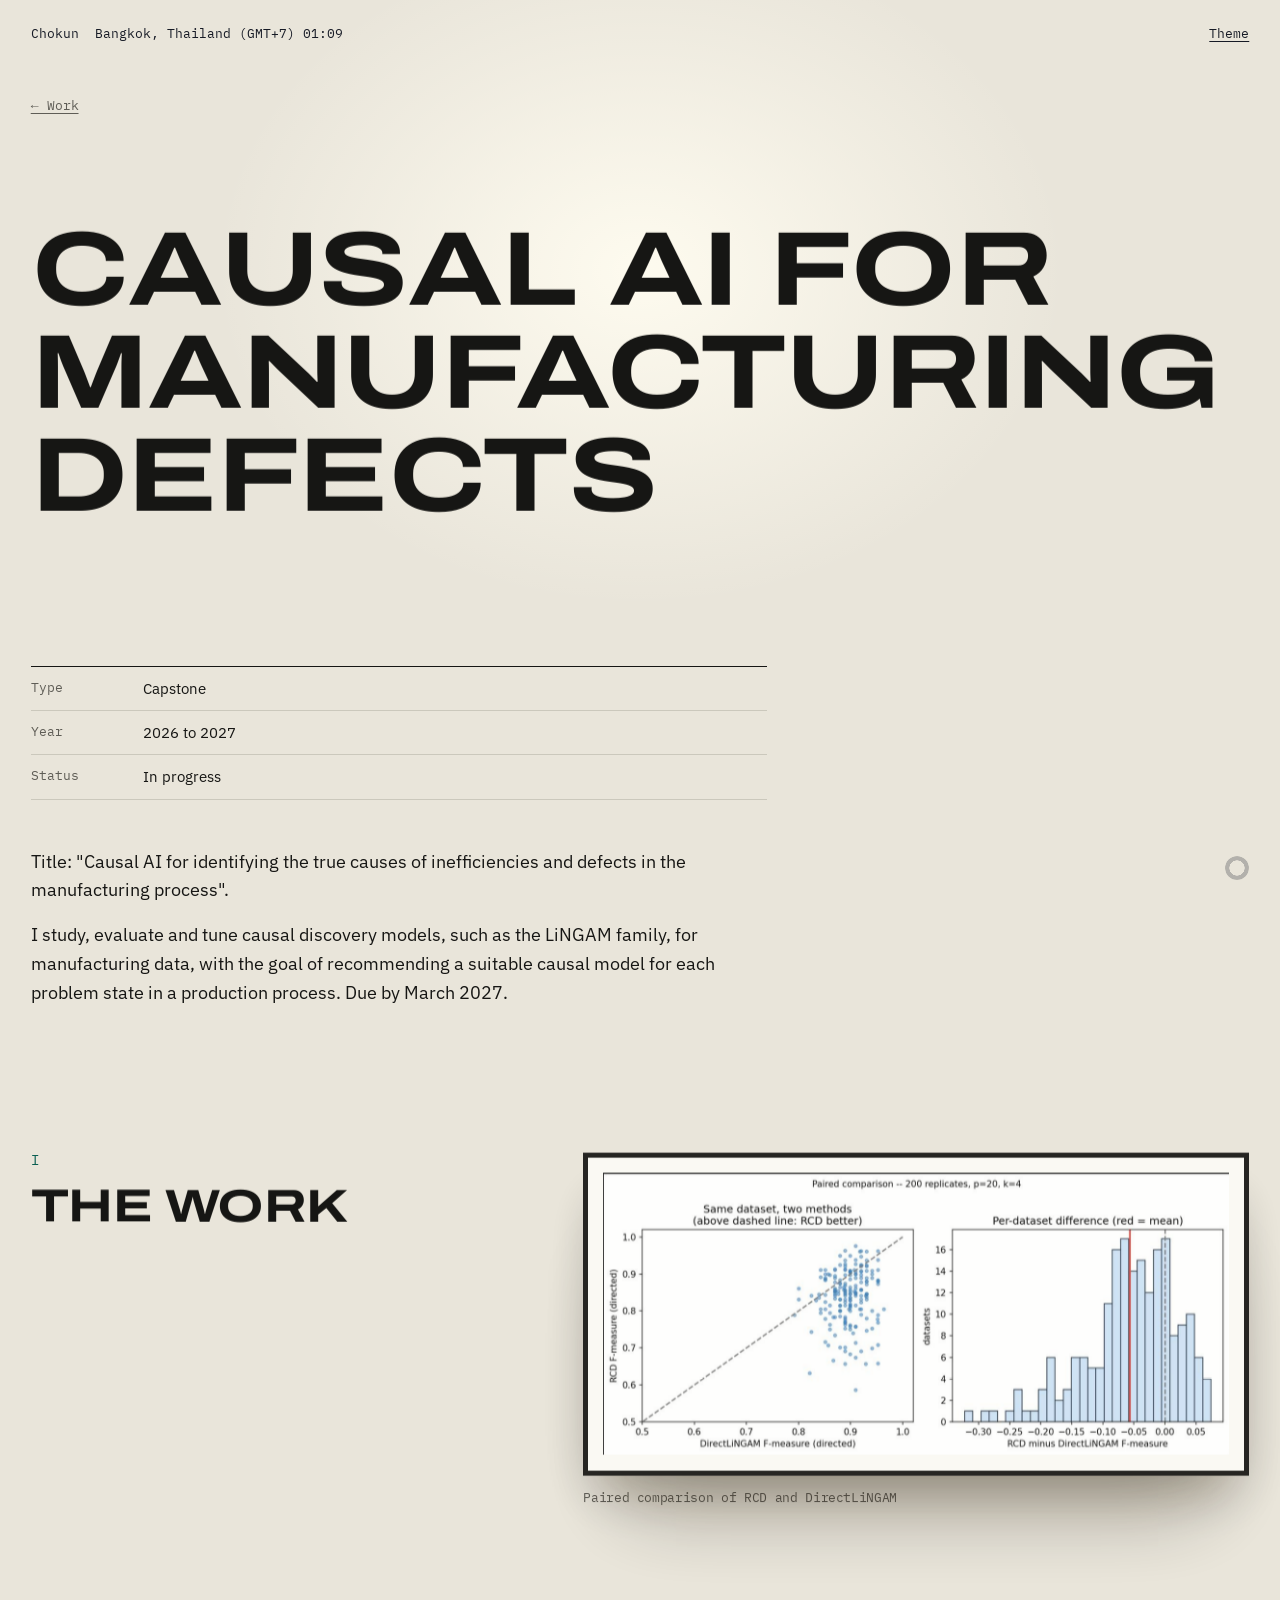
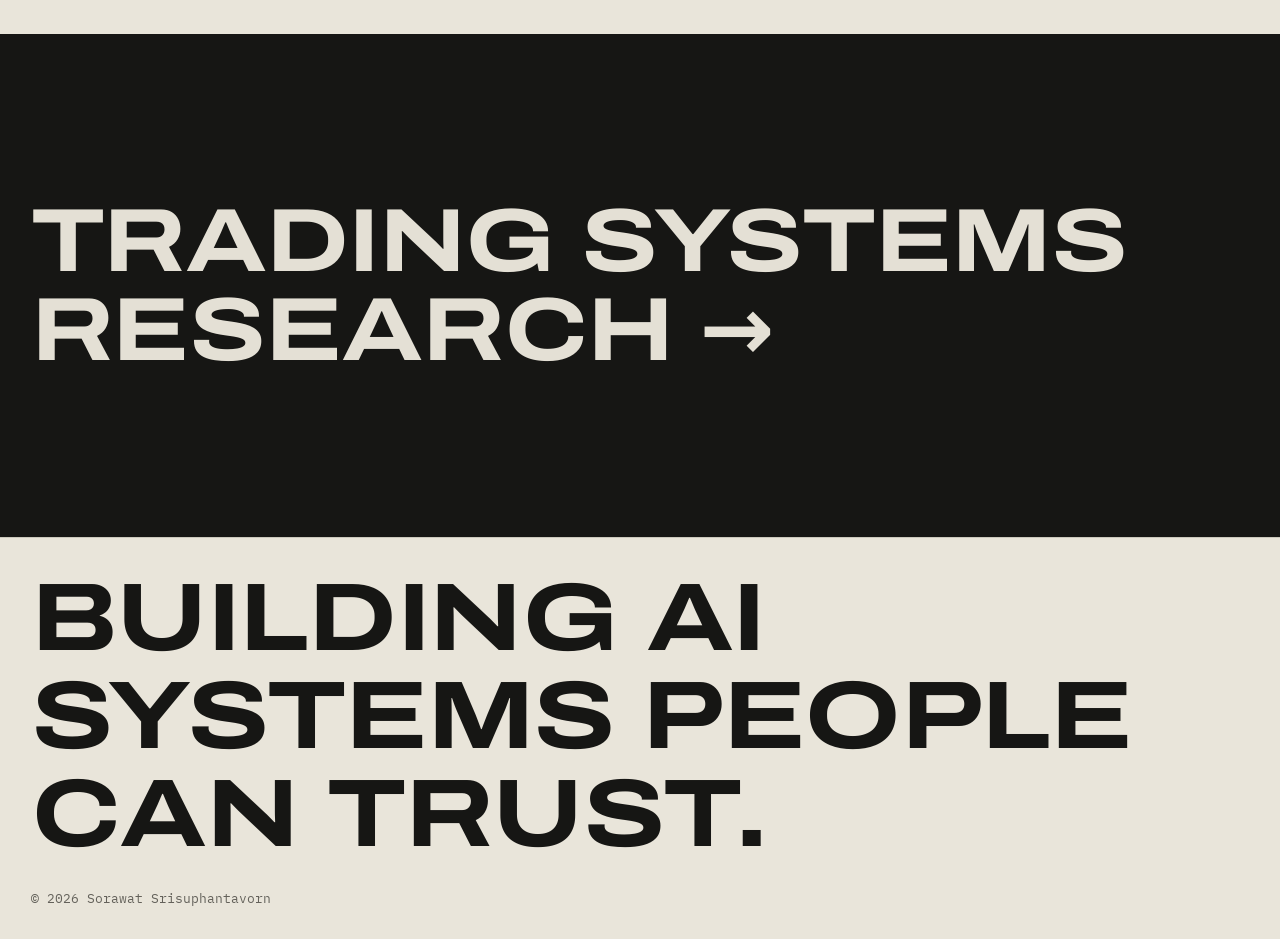
<file: work/causal-ai-for-manufacturing-defects/index.html>
<!DOCTYPE html><html lang="en"><head><meta charset="utf-8"><meta name="viewport" content="width=device-width, initial-scale=1"><title>Causal AI for Manufacturing Defects | Sorawat Srisuphantavorn</title><link rel="icon" href="data:image/svg+xml,%3Csvg xmlns='http://www.w3.org/2000/svg' viewBox='0 0 32 32'%3E%3Crect width='32' height='32' rx='6' fill='%230b1210'/%3E%3Cpath d='M8 17l5 6 11-14' fill='none' stroke='%235cc8b2' stroke-width='4' stroke-linecap='round' stroke-linejoin='round'/%3E%3C/svg%3E"><meta name="description" content="Building AI systems people can trust. Final-year Robotics and AI Engineering student at KMITL. Open to AI engineering roles and research opportunities."><link rel="canonical" href="https://srsck.github.io/work/causal-ai-for-manufacturing-defects/"><meta property="og:type" content="website"><meta property="og:title" content="Causal AI for Manufacturing Defects | Sorawat Srisuphantavorn"><meta property="og:description" content="Building AI systems people can trust. Final-year Robotics and AI Engineering student at KMITL. Open to AI engineering roles and research opportunities."><meta property="og:url" content="https://srsck.github.io/work/causal-ai-for-manufacturing-defects/"><meta property="og:image" content="https://srsck.github.io/og.jpg"><meta name="twitter:card" content="summary_large_image"><script>
      document.documentElement.classList.add('js');
      try { const t = localStorage.getItem('theme'); if (t) document.documentElement.dataset.theme = t; } catch {}
    </script><script>
        (() => {
          let seen = false;
          try { seen = sessionStorage.getItem('seen'); } catch {}
          if (seen || matchMedia('(prefers-reduced-motion: reduce)').matches) return;
          const root = document.documentElement;
          root.classList.add('loading');
          // Never leave the page covered if a script fails to arrive.
          setTimeout(() => root.classList.remove('loading'), 5000);
        })();
      </script><link rel="stylesheet" href="/_astro/Layout.BqG7gABX.css"></head><body class="museum"><div id="loader" aria-hidden="true"><span></span></div><div class="ring" aria-hidden="true"></div><a class="skip" href="#main">Skip to content</a><header class="bar"><a href="/" class="bar-name">Chokun</a><span class="bar-place">Bangkok, Thailand (GMT+7) <time id="clock"></time></span><button id="theme" type="button" aria-label="Switch colour theme">Theme</button></header><main id="main"><article class="page" id="causal-ai-for-manufacturing-defects"><header class="entrance"><p class="back"><a href="/">← Work</a></p><h1 style="view-transition-name: t-causal-ai-for-manufacturing-defects">Causal AI for Manufacturing Defects</h1></header><dl class="meta"><div><dt>Type</dt><dd>Capstone</dd></div><div><dt>Year</dt><dd>2026 to 2027</dd></div><div><dt>Status</dt><dd>In progress</dd></div></dl><div class="prose wall-text"><p>Title: &quot;Causal AI for identifying the true causes of inefficiencies and defects in the manufacturing process&quot;.</p>
<p>I study, evaluate and tune causal discovery models, such as the LiNGAM family, for manufacturing data, with the goal of recommending a suitable causal model for each problem state in a production process. Due by March 2027.</p>
</div><div class="rooms"><section class="room"><h2>The work</h2><div class="room-body exhibits"><figure class="exhibit"><img src="/causal-plot.jpg" alt="Paired comparison of RCD and DirectLiNGAM" loading="lazy"><figcaption>Paired comparison of RCD and DirectLiNGAM</figcaption></figure></div></section></div><a class="next" href="/work/trading-systems-research/"><span class="next-title">Trading Systems Research</span></a></article></main><footer class="foot"><p class="foot-line">Building AI systems people can trust.</p><p class="small">© 2026 Sorawat Srisuphantavorn</p></footer><script>
      const clock = document.getElementById('clock');
      const fmt = new Intl.DateTimeFormat('en-GB', { timeZone: 'Asia/Bangkok', hour: '2-digit', minute: '2-digit' });
      const tick = () => { clock.textContent = fmt.format(new Date()); };
      tick();
      setInterval(tick, 30000);
      document.getElementById('theme').addEventListener('click', () => {
        const root = document.documentElement;
        const dark = root.dataset.theme ? root.dataset.theme === 'dark' : matchMedia('(prefers-color-scheme: dark)').matches;
        root.dataset.theme = dark ? 'light' : 'dark';
        try { localStorage.setItem('theme', root.dataset.theme); } catch {}
      });
    </script><script type="module" src="/_astro/Layout.astro_astro_type_script_index_0_lang.BNLC8zwA.js"></script></body></html>
</file>
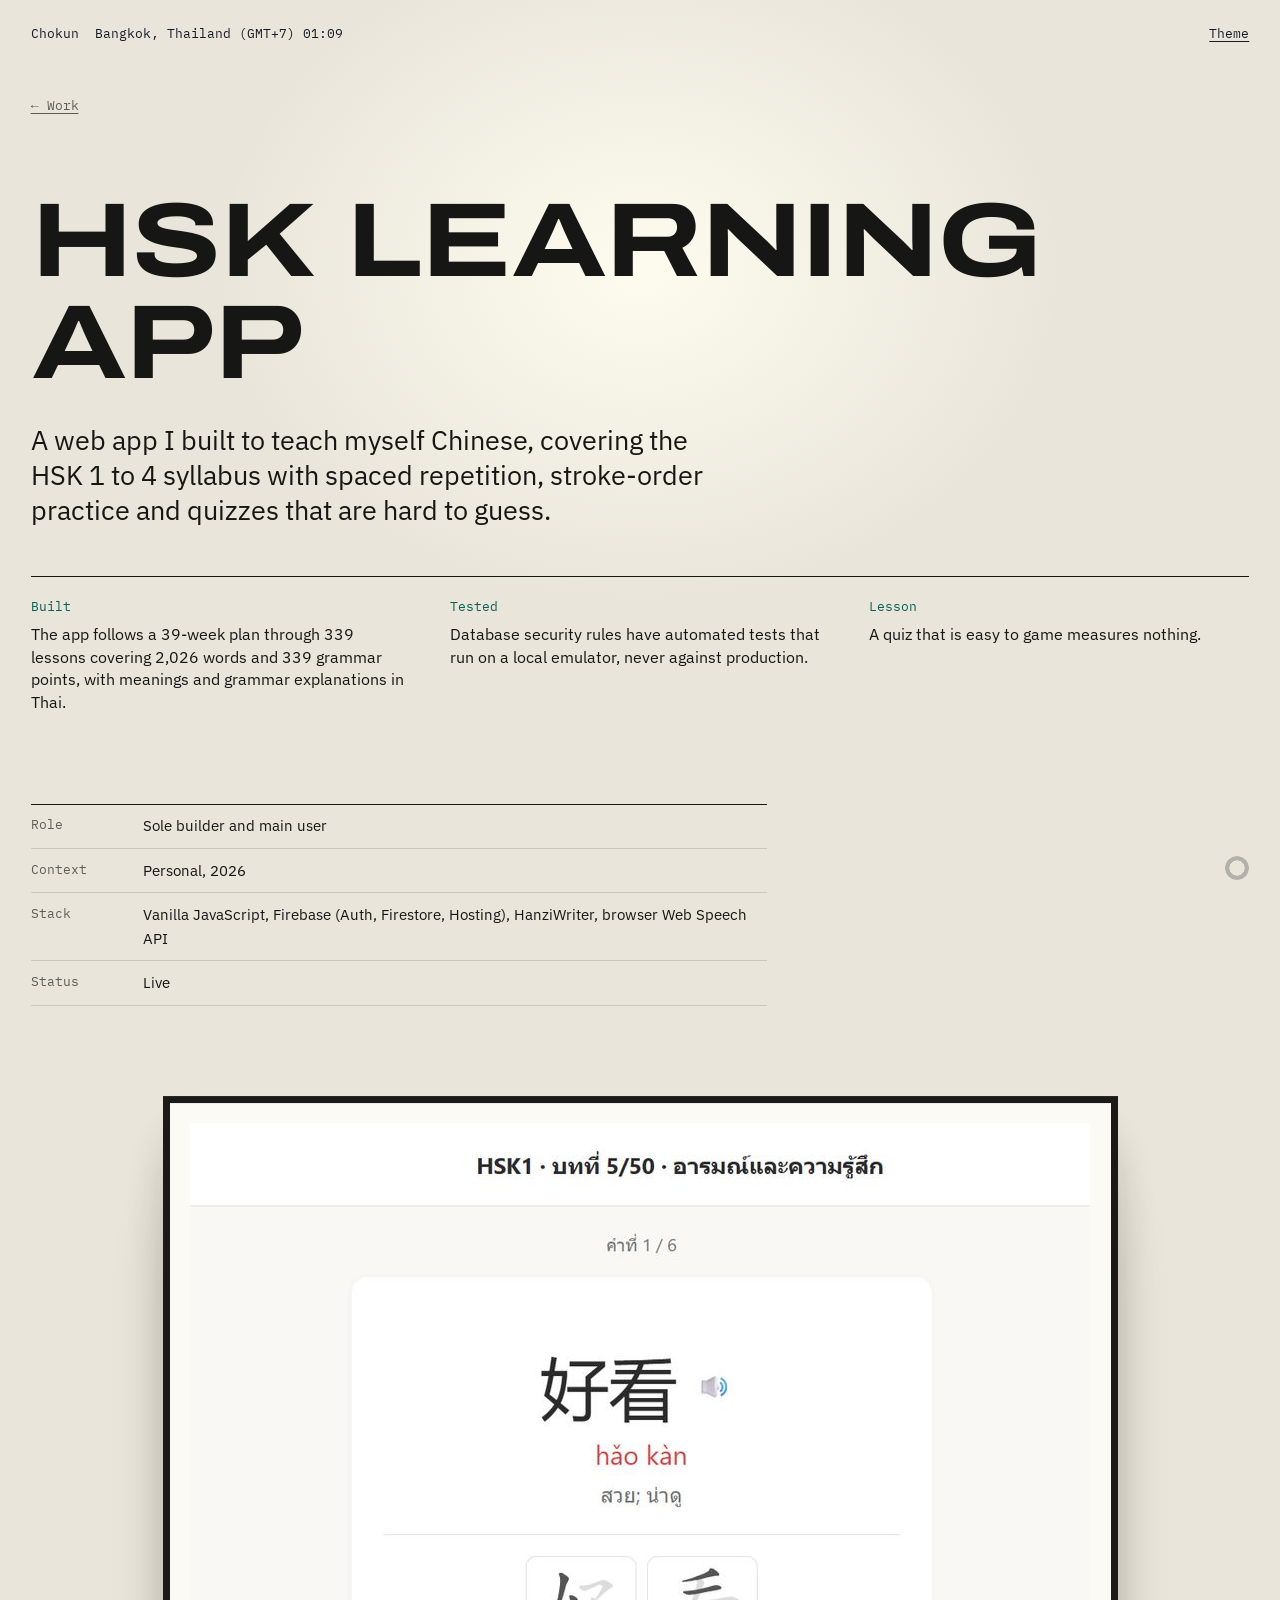
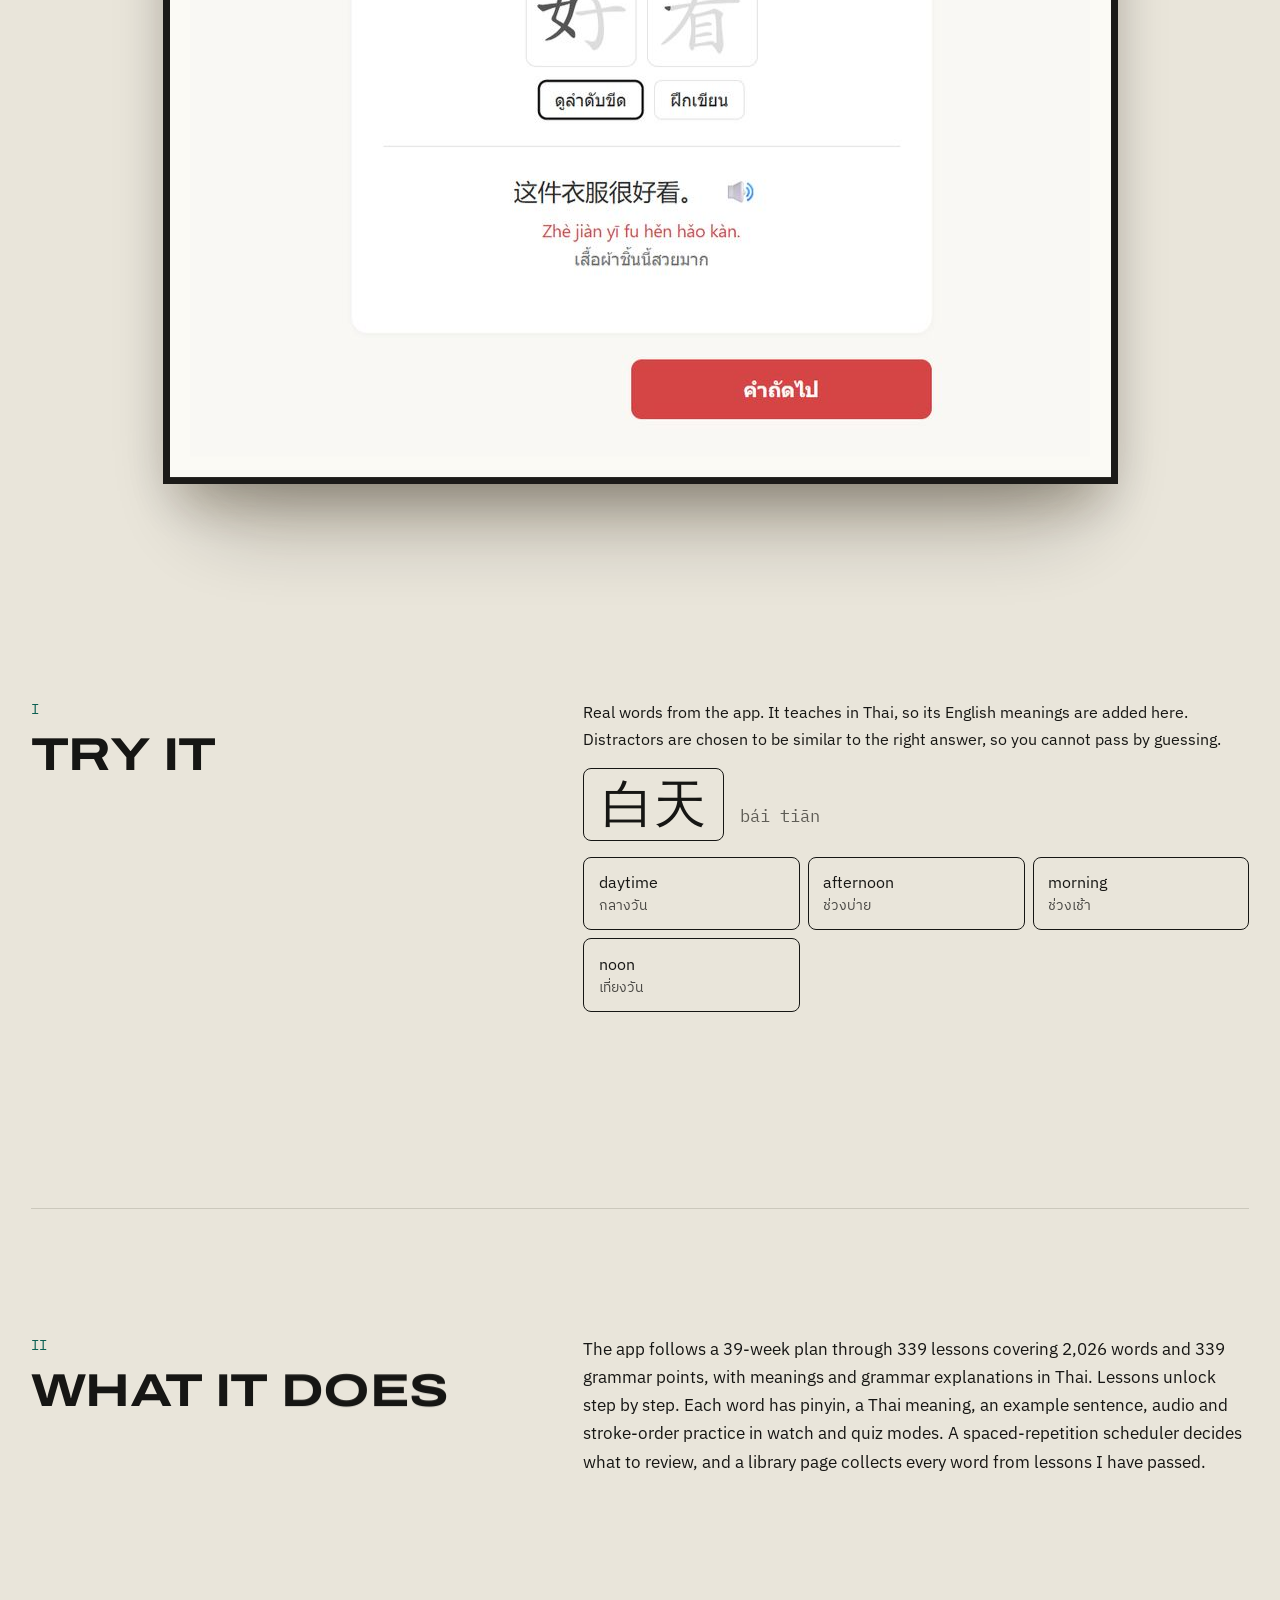
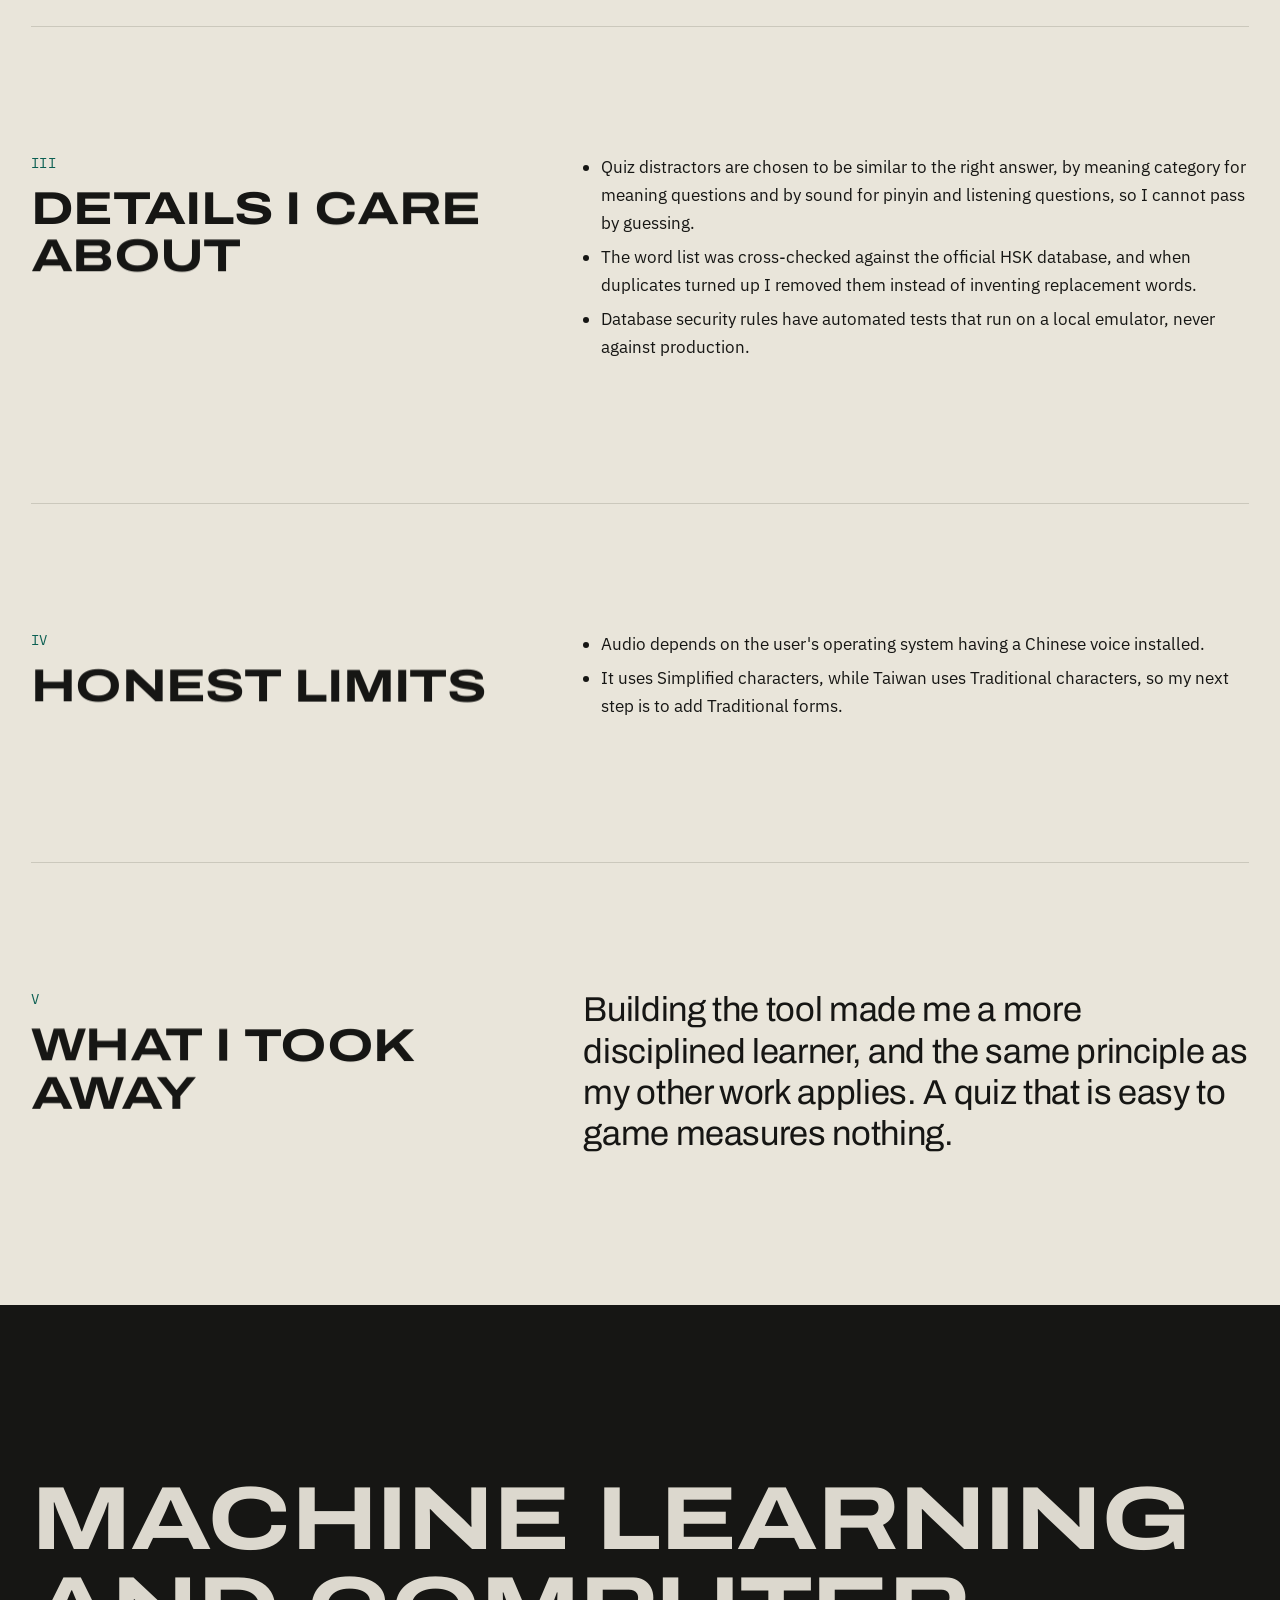
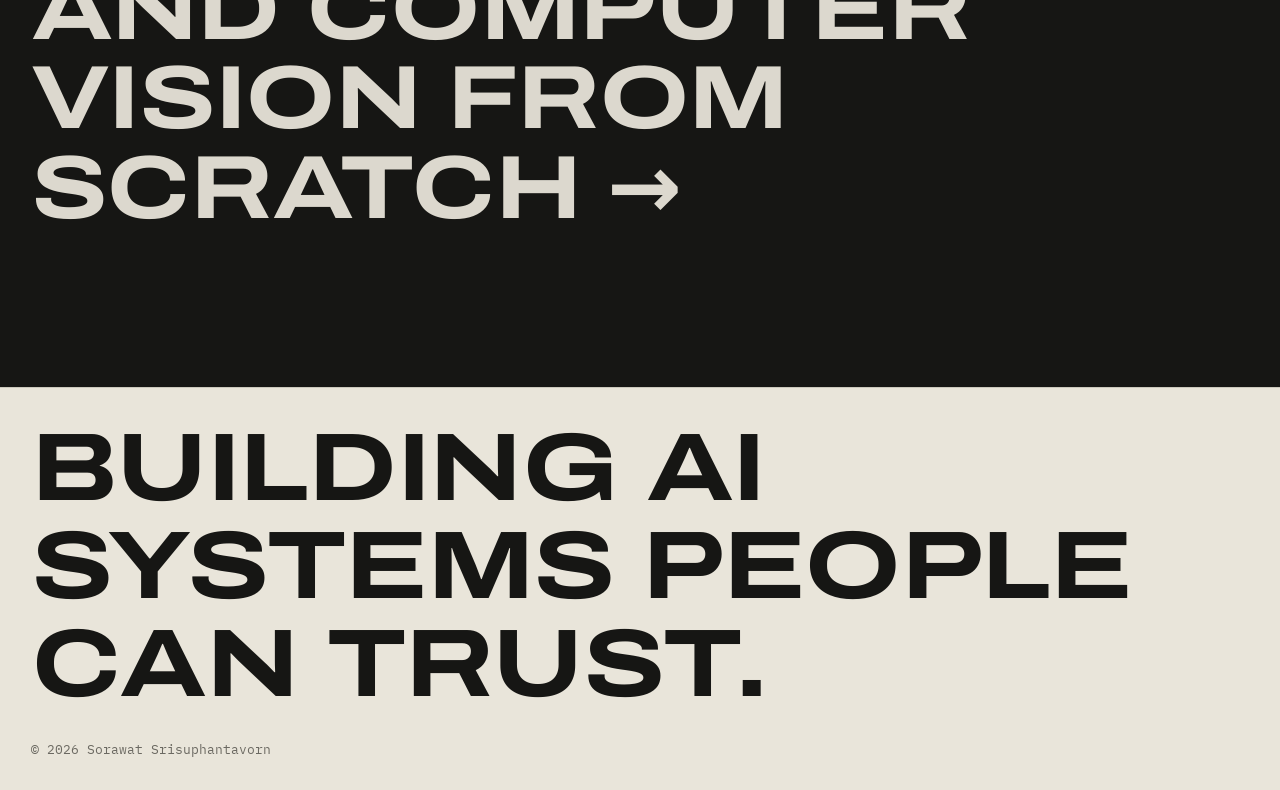
<file: work/hsk-learning-app/index.html>
<!DOCTYPE html><html lang="en"><head><meta charset="utf-8"><meta name="viewport" content="width=device-width, initial-scale=1"><title>HSK Learning App | Sorawat Srisuphantavorn</title><link rel="icon" href="data:image/svg+xml,%3Csvg xmlns='http://www.w3.org/2000/svg' viewBox='0 0 32 32'%3E%3Crect width='32' height='32' rx='6' fill='%230b1210'/%3E%3Cpath d='M8 17l5 6 11-14' fill='none' stroke='%235cc8b2' stroke-width='4' stroke-linecap='round' stroke-linejoin='round'/%3E%3C/svg%3E"><meta name="description" content="A web app I built to teach myself Chinese, covering the HSK 1 to 4 syllabus with spaced repetition, stroke-order practice and quizzes that are hard to guess."><link rel="canonical" href="https://srsck.github.io/work/hsk-learning-app/"><meta property="og:type" content="website"><meta property="og:title" content="HSK Learning App | Sorawat Srisuphantavorn"><meta property="og:description" content="A web app I built to teach myself Chinese, covering the HSK 1 to 4 syllabus with spaced repetition, stroke-order practice and quizzes that are hard to guess."><meta property="og:url" content="https://srsck.github.io/work/hsk-learning-app/"><meta property="og:image" content="https://srsck.github.io/og.jpg"><meta name="twitter:card" content="summary_large_image"><script>
      document.documentElement.classList.add('js');
      try { const t = localStorage.getItem('theme'); if (t) document.documentElement.dataset.theme = t; } catch {}
    </script><script>
        (() => {
          let seen = false;
          try { seen = sessionStorage.getItem('seen'); } catch {}
          if (seen || matchMedia('(prefers-reduced-motion: reduce)').matches) return;
          const root = document.documentElement;
          root.classList.add('loading');
          // Never leave the page covered if a script fails to arrive.
          setTimeout(() => root.classList.remove('loading'), 5000);
        })();
      </script><link rel="stylesheet" href="/_astro/Layout.BqG7gABX.css"></head><body class="museum"><div id="loader" aria-hidden="true"><span></span></div><div class="ring" aria-hidden="true"></div><a class="skip" href="#main">Skip to content</a><header class="bar"><a href="/" class="bar-name">Chokun</a><span class="bar-place">Bangkok, Thailand (GMT+7) <time id="clock"></time></span><button id="theme" type="button" aria-label="Switch colour theme">Theme</button></header><main id="main"><article class="page" id="hsk-learning-app"><header class="entrance"><p class="back"><a href="/">← Work</a></p><h1 style="view-transition-name: t-hsk-learning-app">HSK Learning App</h1><p class="summary">A web app I built to teach myself Chinese, covering the HSK 1 to 4 syllabus with spaced repetition, stroke-order practice and quizzes that are hard to guess.</p></header><dl class="glance"><div><dt>Built</dt><dd>The app follows a 39-week plan through 339 lessons covering 2,026 words and 339 grammar points, with meanings and grammar explanations in Thai.</dd></div><div><dt>Tested</dt><dd>Database security rules have automated tests that run on a local emulator, never against production.</dd></div><div><dt>Lesson</dt><dd>A quiz that is easy to game measures nothing.</dd></div></dl><dl class="meta"><div><dt>Role</dt><dd>Sole builder and main user</dd></div><div><dt>Context</dt><dd>Personal, 2026</dd></div><div><dt>Stack</dt><dd>Vanilla JavaScript, Firebase (Auth, Firestore, Hosting), HanziWriter, browser Web Speech API</dd></div><div><dt>Status</dt><dd>Live</dd></div></dl><div class="gallery"><img src="/hsk-lesson.jpg" alt="screenshot of a lesson card and a stroke-order exercise" loading="lazy"></div><div class="rooms"><section class="room demo-room"><h2>Try it</h2><div class="room-body" data-demo="hsk-learning-app"></div></section><section class="room prose"><h2>What it does</h2><div class="room-body"><p>The app follows a 39-week plan through 339 lessons covering 2,026 words and 339 grammar points, with meanings and grammar explanations in Thai. Lessons unlock step by step. Each word has pinyin, a Thai meaning, an example sentence, audio and stroke-order practice in watch and quiz modes. A spaced-repetition scheduler decides what to review, and a library page collects every word from lessons I have passed.</p>
</div></section><section class="room prose"><h2>Details I care about</h2><div class="room-body"><ul>
<li>Quiz distractors are chosen to be similar to the right answer, by meaning category for meaning questions and by sound for pinyin and listening questions, so I cannot pass by guessing.</li>
<li>The word list was cross-checked against the official HSK database, and when duplicates turned up I removed them instead of inventing replacement words.</li>
<li>Database security rules have automated tests that run on a local emulator, never against production.</li>
</ul>
</div></section><section class="room prose"><h2>Honest limits</h2><div class="room-body"><ul>
<li>Audio depends on the user&#39;s operating system having a Chinese voice installed.</li>
<li>It uses Simplified characters, while Taiwan uses Traditional characters, so my next step is to add Traditional forms.</li>
</ul>
</div></section><section class="room prose"><h2>What I took away</h2><div class="room-body"><p>Building the tool made me a more disciplined learner, and the same principle as my other work applies. A quiz that is easy to game measures nothing.</p>
</div></section></div><a class="next" href="/work/machine-learning-and-computer-vision-from-scratch/"><span class="next-title">Machine Learning and Computer Vision from Scratch</span></a></article></main><footer class="foot"><p class="foot-line">Building AI systems people can trust.</p><p class="small">© 2026 Sorawat Srisuphantavorn</p></footer><script>
      const clock = document.getElementById('clock');
      const fmt = new Intl.DateTimeFormat('en-GB', { timeZone: 'Asia/Bangkok', hour: '2-digit', minute: '2-digit' });
      const tick = () => { clock.textContent = fmt.format(new Date()); };
      tick();
      setInterval(tick, 30000);
      document.getElementById('theme').addEventListener('click', () => {
        const root = document.documentElement;
        const dark = root.dataset.theme ? root.dataset.theme === 'dark' : matchMedia('(prefers-color-scheme: dark)').matches;
        root.dataset.theme = dark ? 'light' : 'dark';
        try { localStorage.setItem('theme', root.dataset.theme); } catch {}
      });
    </script><script type="module" src="/_astro/Layout.astro_astro_type_script_index_0_lang.BNLC8zwA.js"></script></body></html>
</file>
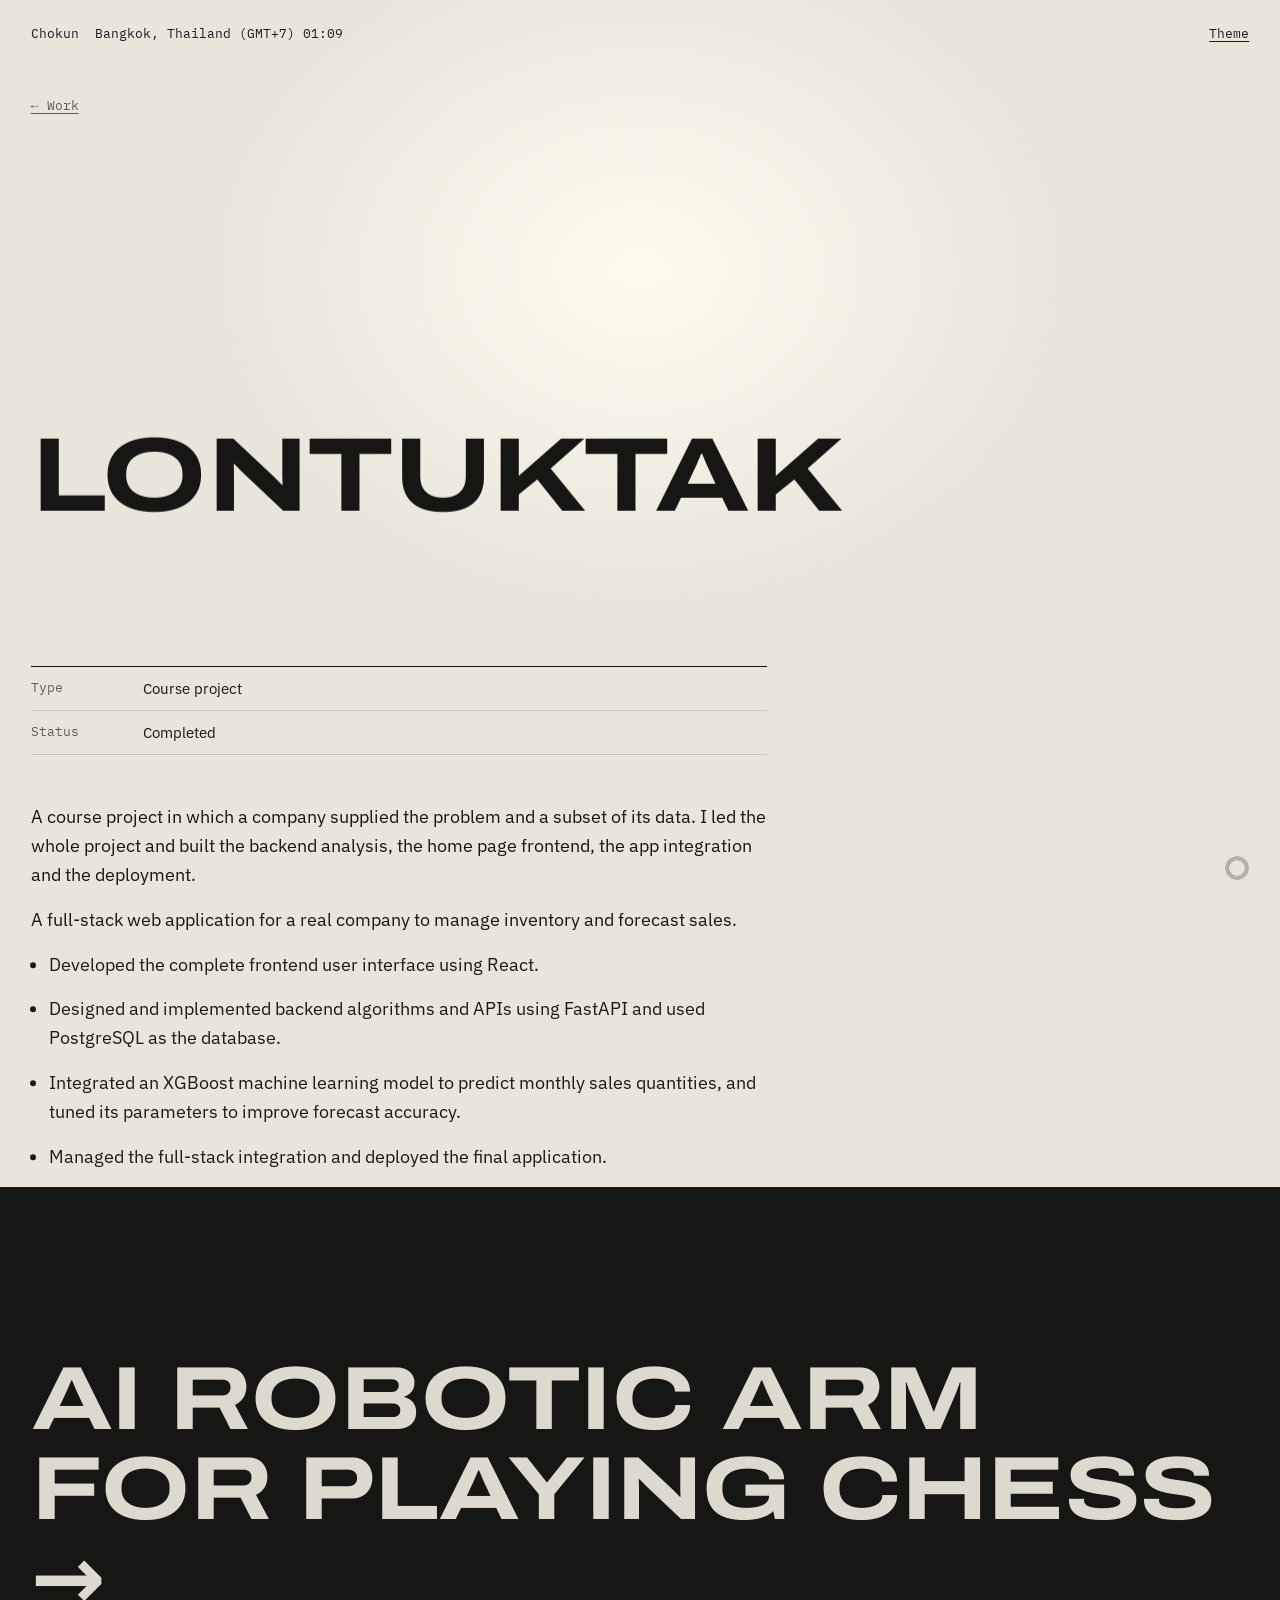
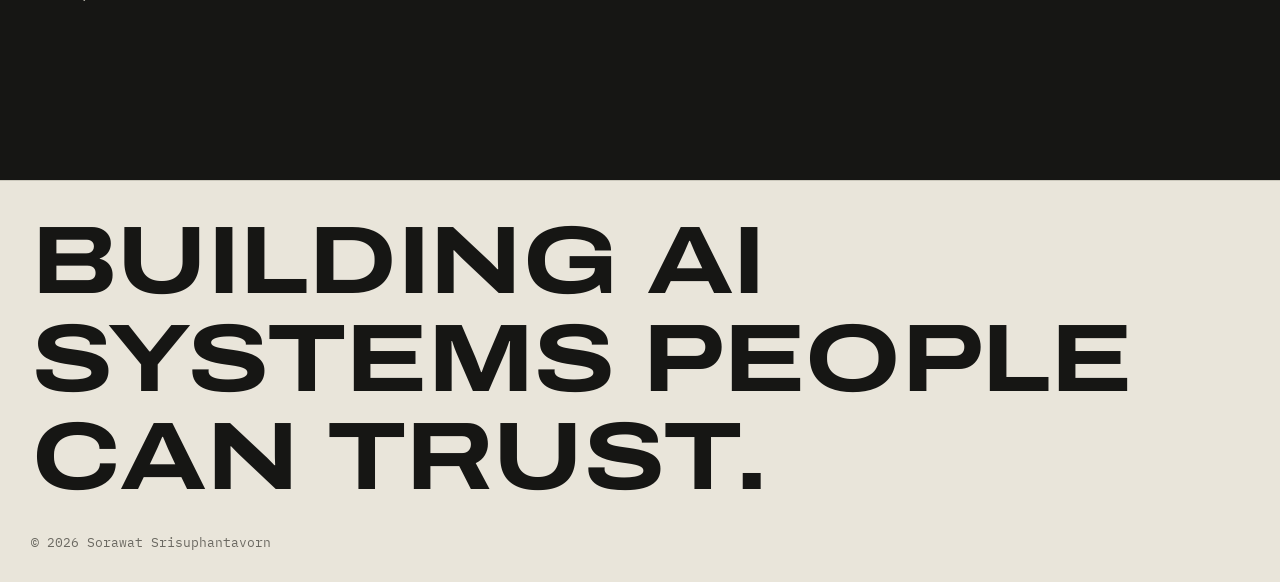
<file: work/lontuktak/index.html>
<!DOCTYPE html><html lang="en"><head><meta charset="utf-8"><meta name="viewport" content="width=device-width, initial-scale=1"><title>Lontuktak | Sorawat Srisuphantavorn</title><link rel="icon" href="data:image/svg+xml,%3Csvg xmlns='http://www.w3.org/2000/svg' viewBox='0 0 32 32'%3E%3Crect width='32' height='32' rx='6' fill='%230b1210'/%3E%3Cpath d='M8 17l5 6 11-14' fill='none' stroke='%235cc8b2' stroke-width='4' stroke-linecap='round' stroke-linejoin='round'/%3E%3C/svg%3E"><meta name="description" content="Building AI systems people can trust. Final-year Robotics and AI Engineering student at KMITL. Open to AI engineering roles and research opportunities."><link rel="canonical" href="https://srsck.github.io/work/lontuktak/"><meta property="og:type" content="website"><meta property="og:title" content="Lontuktak | Sorawat Srisuphantavorn"><meta property="og:description" content="Building AI systems people can trust. Final-year Robotics and AI Engineering student at KMITL. Open to AI engineering roles and research opportunities."><meta property="og:url" content="https://srsck.github.io/work/lontuktak/"><meta property="og:image" content="https://srsck.github.io/og.jpg"><meta name="twitter:card" content="summary_large_image"><script>
      document.documentElement.classList.add('js');
      try { const t = localStorage.getItem('theme'); if (t) document.documentElement.dataset.theme = t; } catch {}
    </script><script>
        (() => {
          let seen = false;
          try { seen = sessionStorage.getItem('seen'); } catch {}
          if (seen || matchMedia('(prefers-reduced-motion: reduce)').matches) return;
          const root = document.documentElement;
          root.classList.add('loading');
          // Never leave the page covered if a script fails to arrive.
          setTimeout(() => root.classList.remove('loading'), 5000);
        })();
      </script><link rel="stylesheet" href="/_astro/Layout.BqG7gABX.css"></head><body class="museum"><div id="loader" aria-hidden="true"><span></span></div><div class="ring" aria-hidden="true"></div><a class="skip" href="#main">Skip to content</a><header class="bar"><a href="/" class="bar-name">Chokun</a><span class="bar-place">Bangkok, Thailand (GMT+7) <time id="clock"></time></span><button id="theme" type="button" aria-label="Switch colour theme">Theme</button></header><main id="main"><article class="page" id="lontuktak"><header class="entrance"><p class="back"><a href="/">← Work</a></p><h1 style="view-transition-name: t-lontuktak">Lontuktak</h1></header><dl class="meta"><div><dt>Type</dt><dd>Course project</dd></div><div><dt>Status</dt><dd>Completed</dd></div></dl><div class="prose wall-text"><p>A course project in which a company supplied the problem and a subset of its data. I led the whole project and built the backend analysis, the home page frontend, the app integration and the deployment.</p>
<p>A full-stack web application for a real company to manage inventory and forecast sales.</p>
<ul>
<li><p>Developed the complete frontend user interface using React.</p>
</li>
<li><p>Designed and implemented backend algorithms and APIs using FastAPI and used PostgreSQL as the database.</p>
</li>
<li><p>Integrated an XGBoost machine learning model to predict monthly sales quantities, and tuned its parameters to improve forecast accuracy.</p>
</li>
<li><p>Managed the full-stack integration and deployed the final application.</p>
</li>
</ul>
</div><div class="rooms"></div><a class="next" href="/work/ai-robotic-arm-for-playing-chess/"><span class="next-title">AI Robotic Arm for Playing Chess</span></a></article></main><footer class="foot"><p class="foot-line">Building AI systems people can trust.</p><p class="small">© 2026 Sorawat Srisuphantavorn</p></footer><script>
      const clock = document.getElementById('clock');
      const fmt = new Intl.DateTimeFormat('en-GB', { timeZone: 'Asia/Bangkok', hour: '2-digit', minute: '2-digit' });
      const tick = () => { clock.textContent = fmt.format(new Date()); };
      tick();
      setInterval(tick, 30000);
      document.getElementById('theme').addEventListener('click', () => {
        const root = document.documentElement;
        const dark = root.dataset.theme ? root.dataset.theme === 'dark' : matchMedia('(prefers-color-scheme: dark)').matches;
        root.dataset.theme = dark ? 'light' : 'dark';
        try { localStorage.setItem('theme', root.dataset.theme); } catch {}
      });
    </script><script type="module" src="/_astro/Layout.astro_astro_type_script_index_0_lang.BNLC8zwA.js"></script></body></html>
</file>
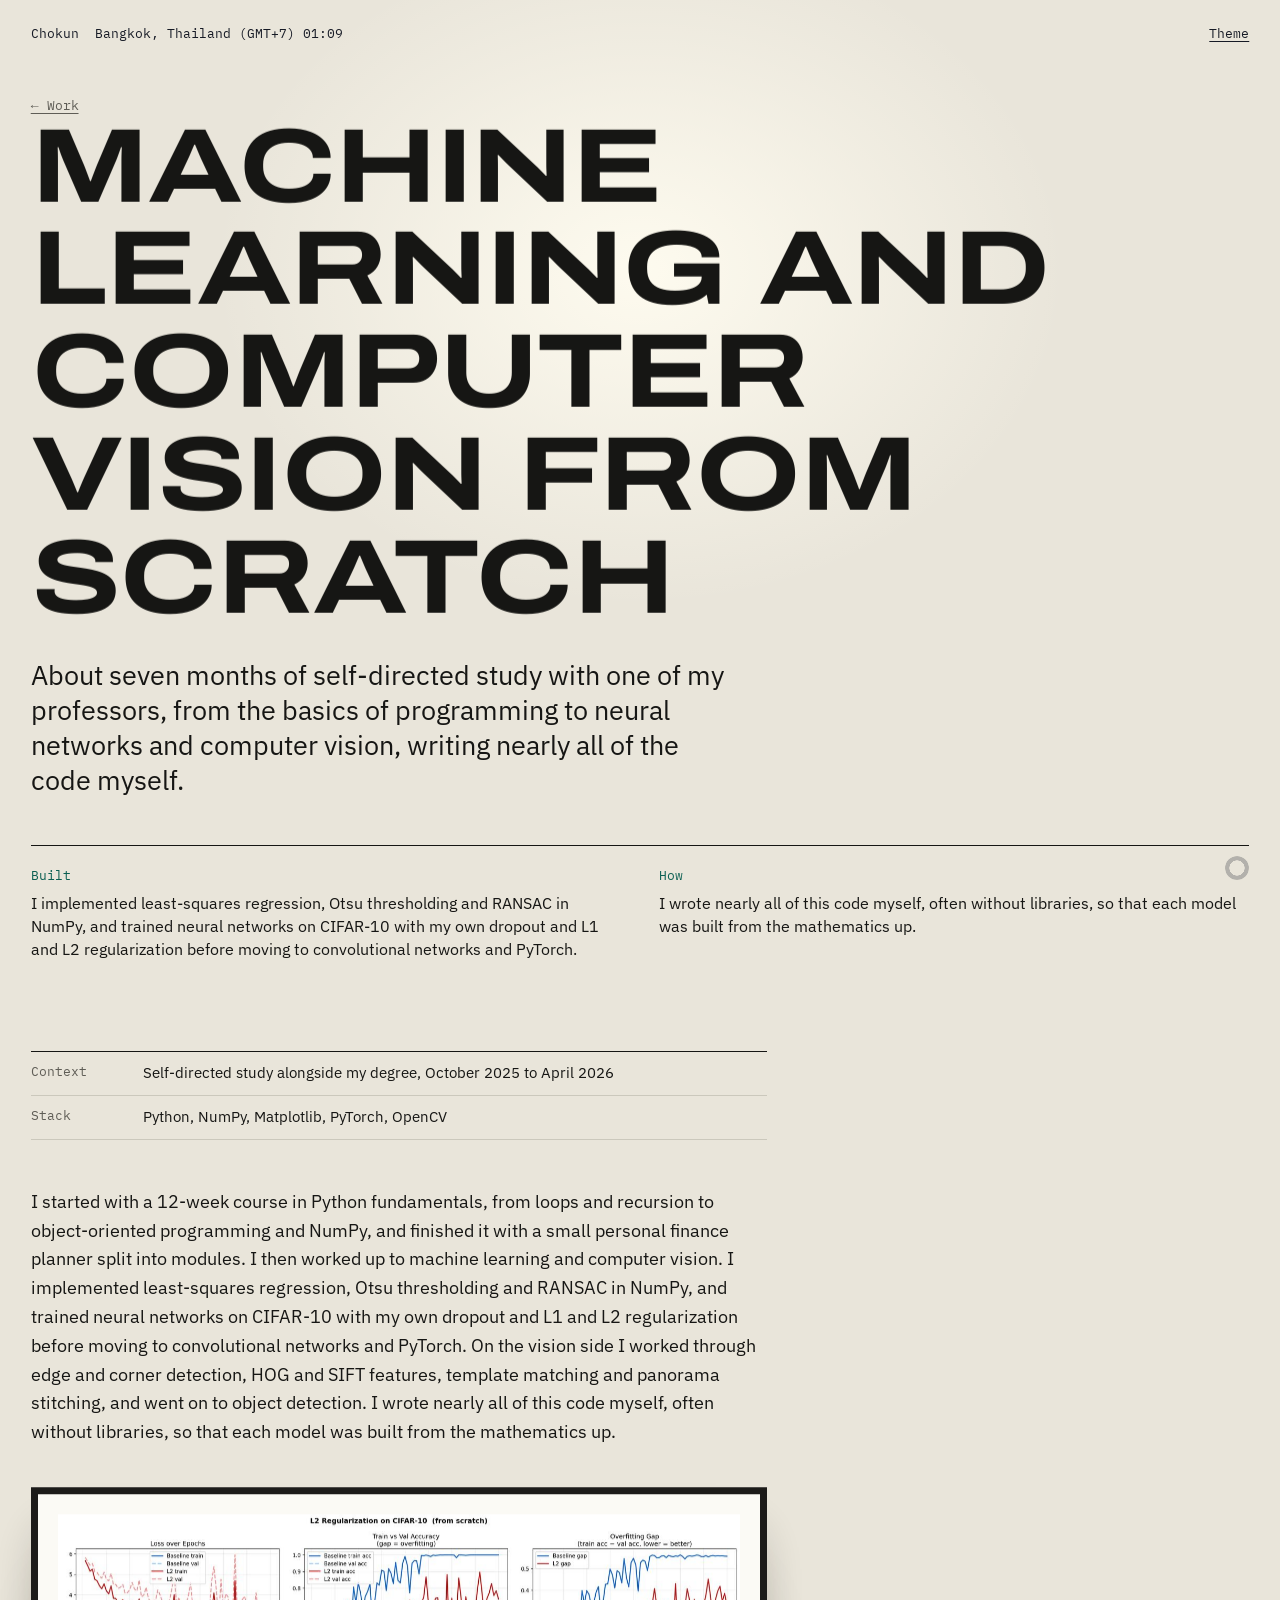
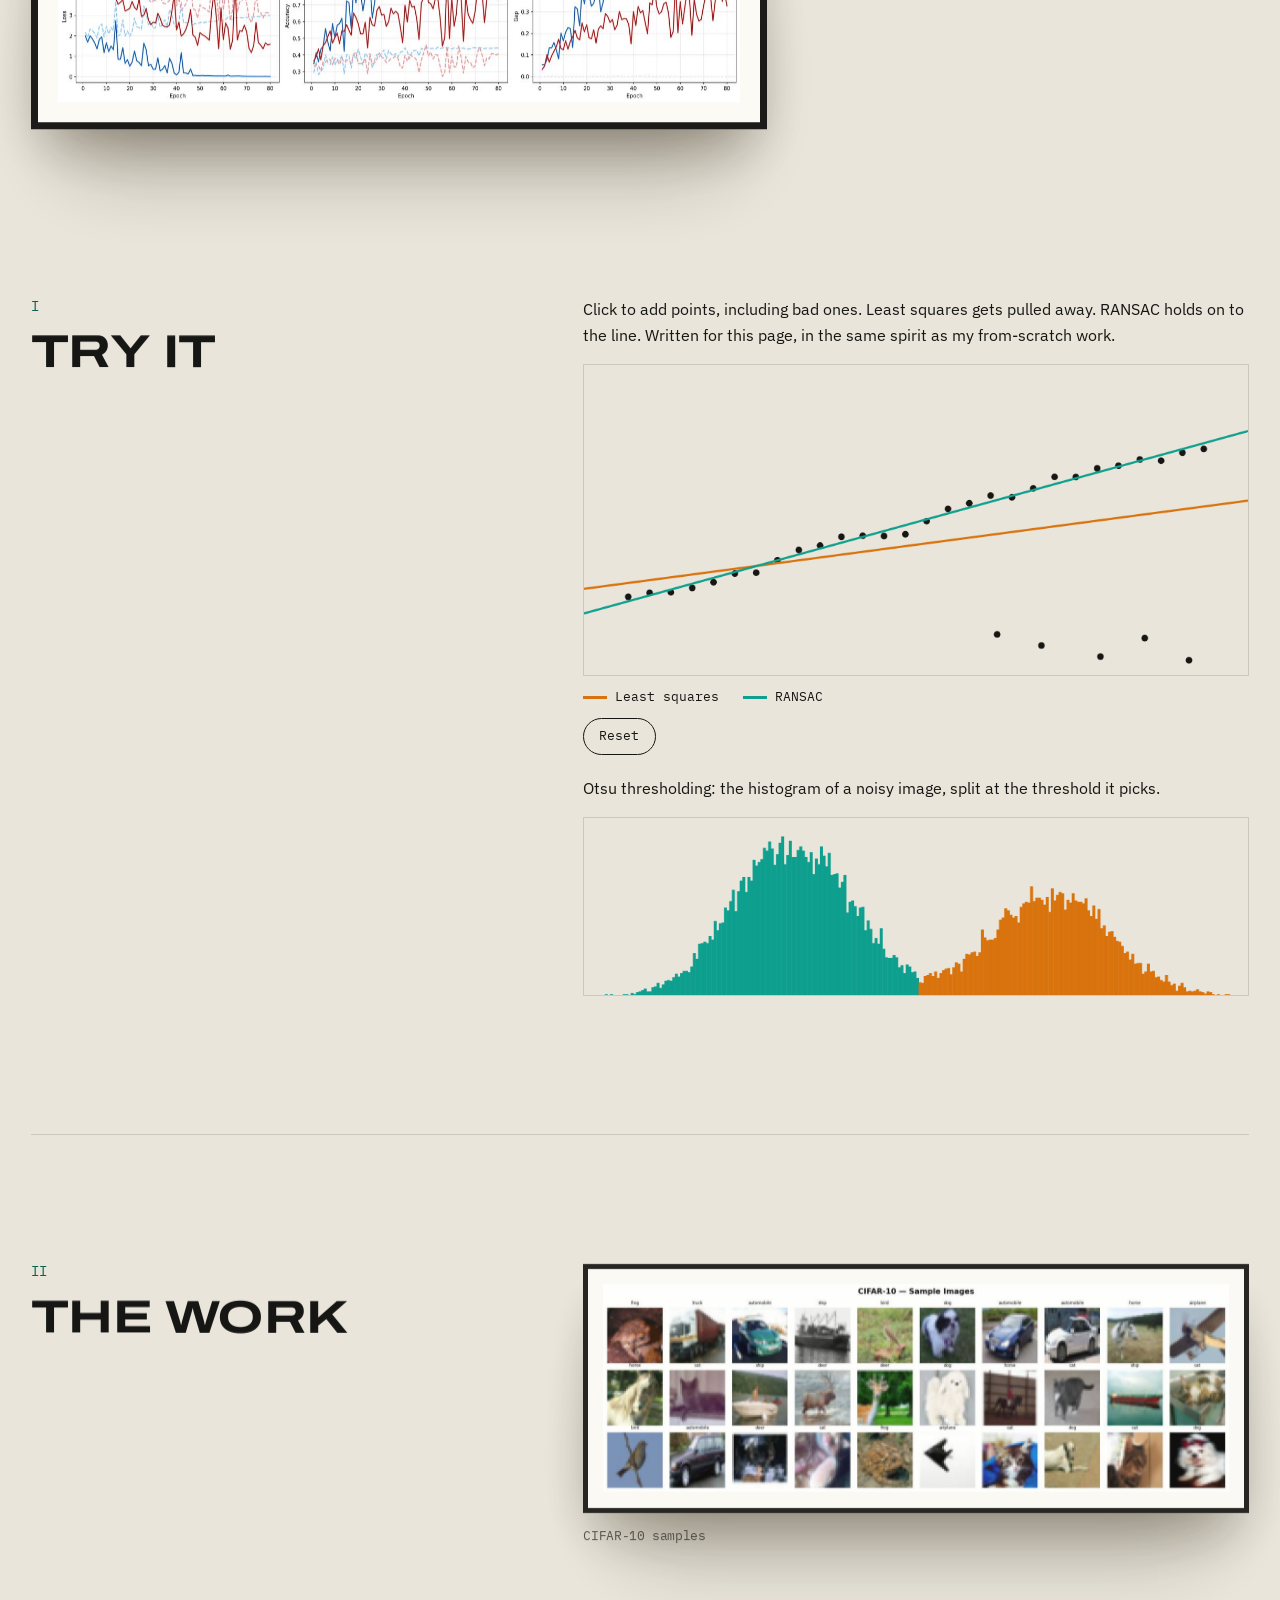
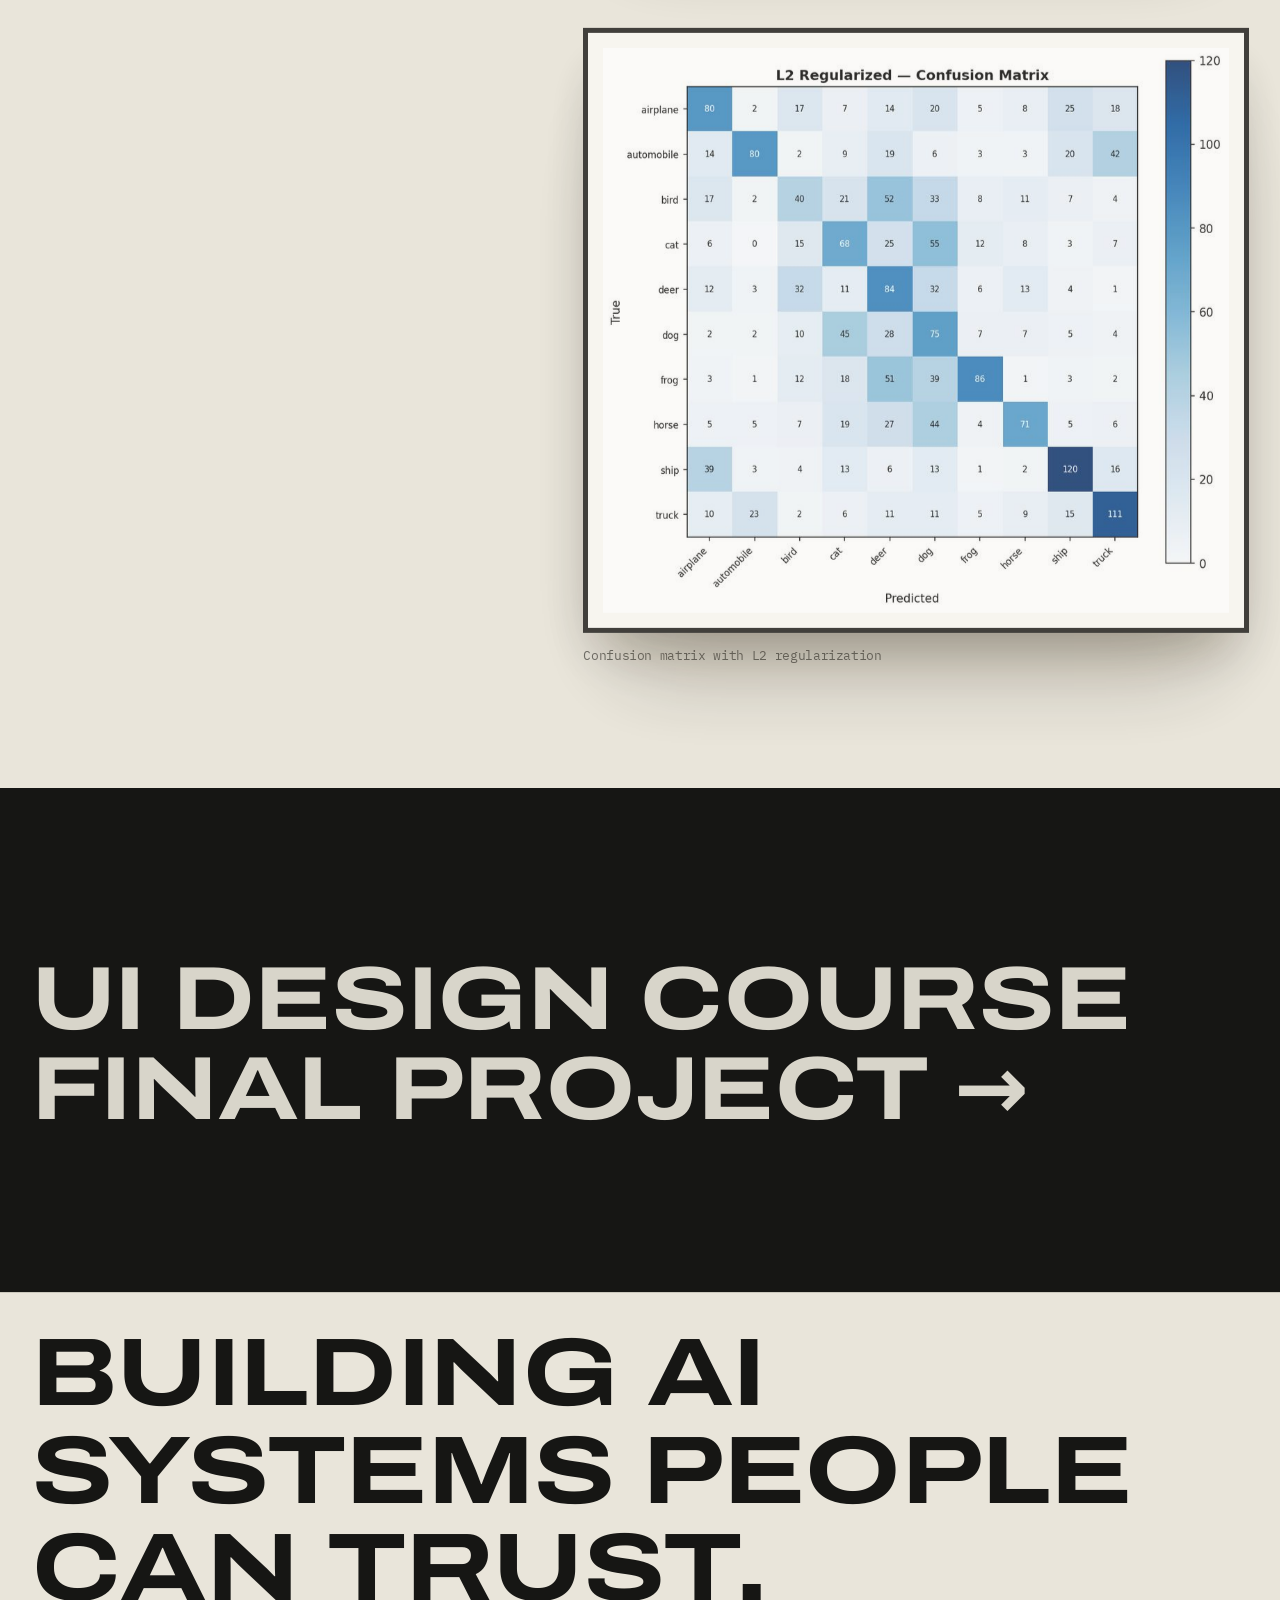
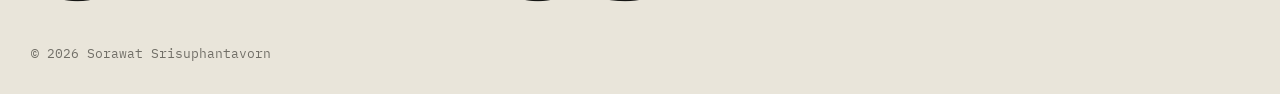
<file: work/machine-learning-and-computer-vision-from-scratch/index.html>
<!DOCTYPE html><html lang="en"><head><meta charset="utf-8"><meta name="viewport" content="width=device-width, initial-scale=1"><title>Machine Learning and Computer Vision from Scratch | Sorawat Srisuphantavorn</title><link rel="icon" href="data:image/svg+xml,%3Csvg xmlns='http://www.w3.org/2000/svg' viewBox='0 0 32 32'%3E%3Crect width='32' height='32' rx='6' fill='%230b1210'/%3E%3Cpath d='M8 17l5 6 11-14' fill='none' stroke='%235cc8b2' stroke-width='4' stroke-linecap='round' stroke-linejoin='round'/%3E%3C/svg%3E"><meta name="description" content="About seven months of self-directed study with one of my professors, from the basics of programming to neural networks and computer vision, writing nearly all of the code myself."><link rel="canonical" href="https://srsck.github.io/work/machine-learning-and-computer-vision-from-scratch/"><meta property="og:type" content="website"><meta property="og:title" content="Machine Learning and Computer Vision from Scratch | Sorawat Srisuphantavorn"><meta property="og:description" content="About seven months of self-directed study with one of my professors, from the basics of programming to neural networks and computer vision, writing nearly all of the code myself."><meta property="og:url" content="https://srsck.github.io/work/machine-learning-and-computer-vision-from-scratch/"><meta property="og:image" content="https://srsck.github.io/og.jpg"><meta name="twitter:card" content="summary_large_image"><script>
      document.documentElement.classList.add('js');
      try { const t = localStorage.getItem('theme'); if (t) document.documentElement.dataset.theme = t; } catch {}
    </script><script>
        (() => {
          let seen = false;
          try { seen = sessionStorage.getItem('seen'); } catch {}
          if (seen || matchMedia('(prefers-reduced-motion: reduce)').matches) return;
          const root = document.documentElement;
          root.classList.add('loading');
          // Never leave the page covered if a script fails to arrive.
          setTimeout(() => root.classList.remove('loading'), 5000);
        })();
      </script><link rel="stylesheet" href="/_astro/Layout.BqG7gABX.css"></head><body class="museum"><div id="loader" aria-hidden="true"><span></span></div><div class="ring" aria-hidden="true"></div><a class="skip" href="#main">Skip to content</a><header class="bar"><a href="/" class="bar-name">Chokun</a><span class="bar-place">Bangkok, Thailand (GMT+7) <time id="clock"></time></span><button id="theme" type="button" aria-label="Switch colour theme">Theme</button></header><main id="main"><article class="page" id="machine-learning-and-computer-vision-from-scratch"><header class="entrance"><p class="back"><a href="/">← Work</a></p><h1 style="view-transition-name: t-machine-learning-and-computer-vision-from-scratch">Machine Learning and Computer Vision from Scratch</h1><p class="summary">About seven months of self-directed study with one of my professors, from the basics of programming to neural networks and computer vision, writing nearly all of the code myself.</p></header><dl class="glance"><div><dt>Built</dt><dd>I implemented least-squares regression, Otsu thresholding and RANSAC in NumPy, and trained neural networks on CIFAR-10 with my own dropout and L1 and L2 regularization before moving to convolutional networks and PyTorch.</dd></div><div><dt>How</dt><dd>I wrote nearly all of this code myself, often without libraries, so that each model was built from the mathematics up.</dd></div></dl><dl class="meta"><div><dt>Context</dt><dd>Self-directed study alongside my degree, October 2025 to April 2026</dd></div><div><dt>Stack</dt><dd>Python, NumPy, Matplotlib, PyTorch, OpenCV</dd></div></dl><div class="prose wall-text"><p>I started with a 12-week course in Python fundamentals, from loops and recursion to object-oriented programming and NumPy, and finished it with a small personal finance planner split into modules. I then worked up to machine learning and computer vision. I implemented least-squares regression, Otsu thresholding and RANSAC in NumPy, and trained neural networks on CIFAR-10 with my own dropout and L1 and L2 regularization before moving to convolutional networks and PyTorch. On the vision side I worked through edge and corner detection, HOG and SIFT features, template matching and panorama stitching, and went on to object detection. I wrote nearly all of this code myself, often without libraries, so that each model was built from the mathematics up.</p>
<div class="gallery"><img src="/foundations-figure.jpg" alt="one figure from this work, for example training curves with and without regularization, or a panorama result" loading="lazy"></div>
</div><div class="rooms"><section class="room demo-room"><h2>Try it</h2><div class="room-body" data-demo="machine-learning-and-computer-vision-from-scratch"></div></section><section class="room"><h2>The work</h2><div class="room-body exhibits"><figure class="exhibit"><img src="/foundations-samples.jpg" alt="CIFAR-10 samples" loading="lazy"><figcaption>CIFAR-10 samples</figcaption></figure><figure class="exhibit"><img src="/foundations-cm.jpg" alt="Confusion matrix with L2 regularization" loading="lazy"><figcaption>Confusion matrix with L2 regularization</figcaption></figure></div></section></div><a class="next" href="/work/ui-design-course-final-project/"><span class="next-title">UI Design Course Final Project</span></a></article></main><footer class="foot"><p class="foot-line">Building AI systems people can trust.</p><p class="small">© 2026 Sorawat Srisuphantavorn</p></footer><script>
      const clock = document.getElementById('clock');
      const fmt = new Intl.DateTimeFormat('en-GB', { timeZone: 'Asia/Bangkok', hour: '2-digit', minute: '2-digit' });
      const tick = () => { clock.textContent = fmt.format(new Date()); };
      tick();
      setInterval(tick, 30000);
      document.getElementById('theme').addEventListener('click', () => {
        const root = document.documentElement;
        const dark = root.dataset.theme ? root.dataset.theme === 'dark' : matchMedia('(prefers-color-scheme: dark)').matches;
        root.dataset.theme = dark ? 'light' : 'dark';
        try { localStorage.setItem('theme', root.dataset.theme); } catch {}
      });
    </script><script type="module" src="/_astro/Layout.astro_astro_type_script_index_0_lang.BNLC8zwA.js"></script></body></html>
</file>
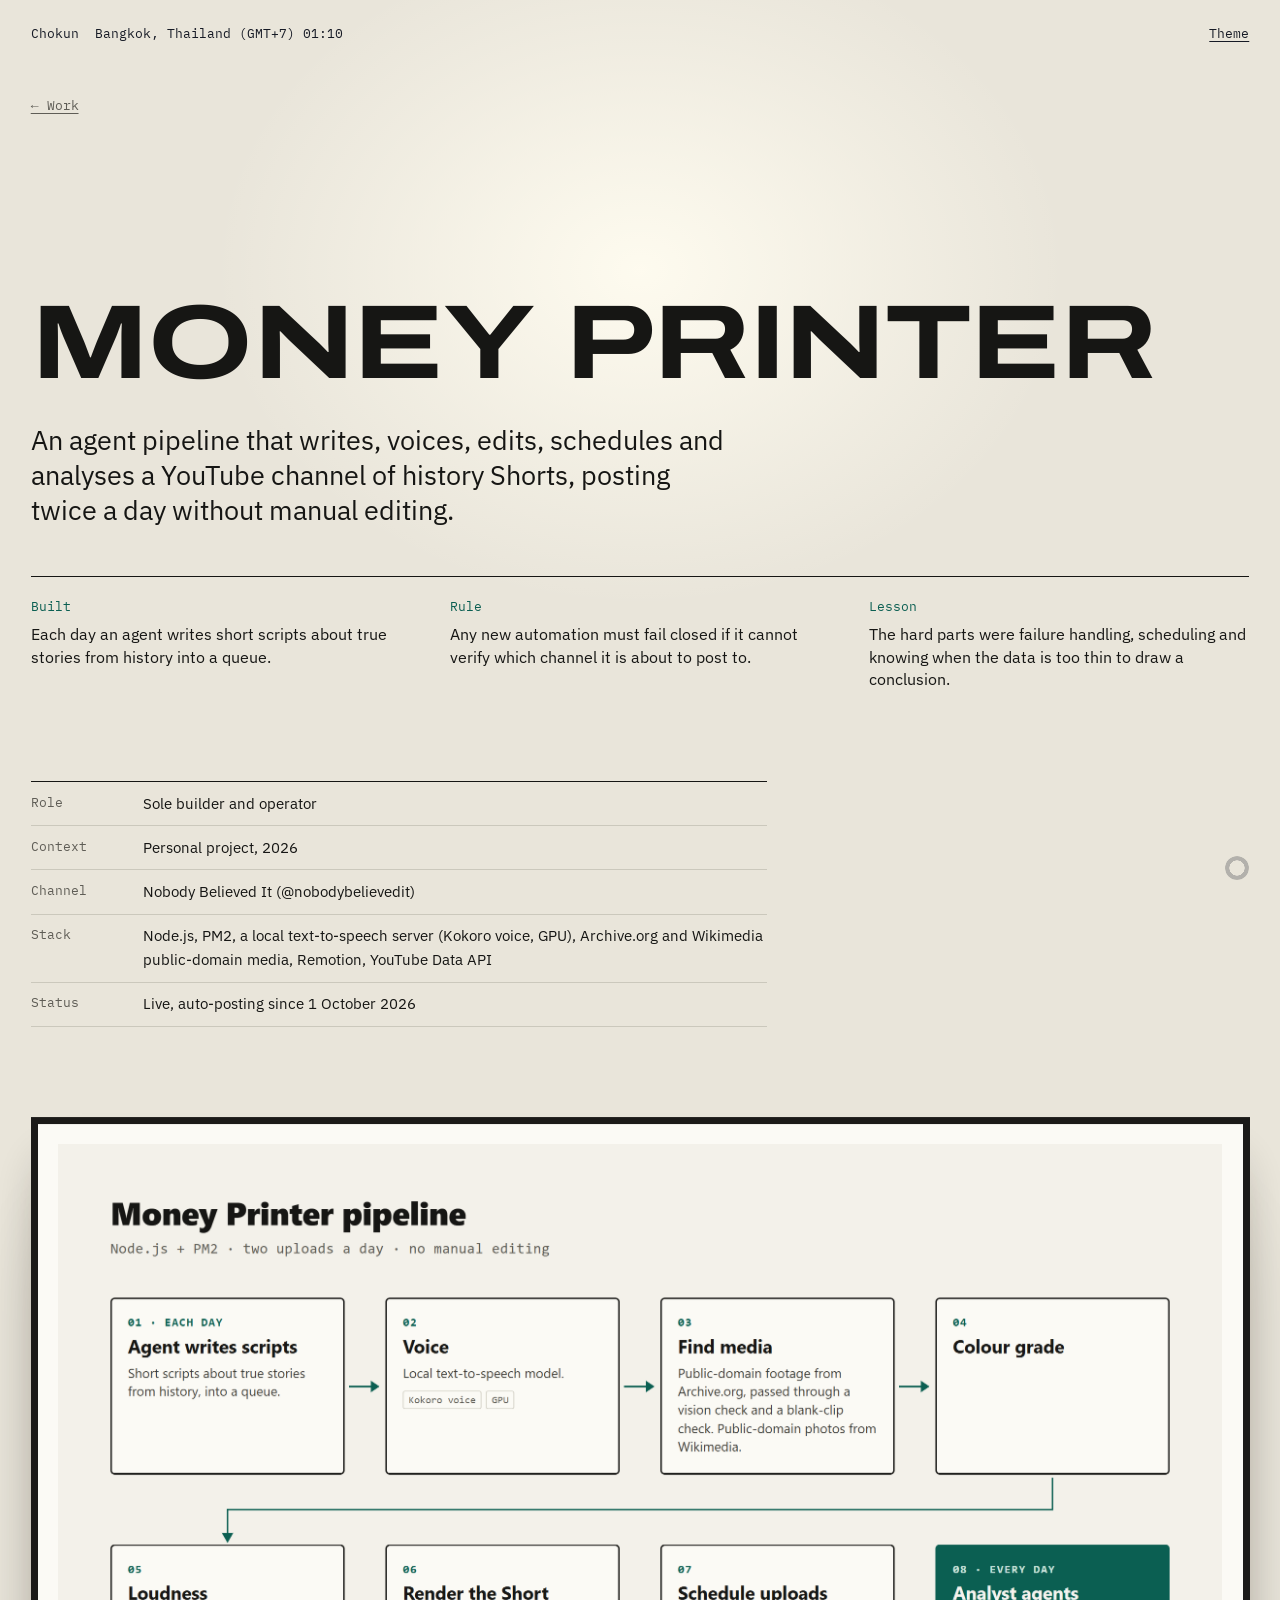
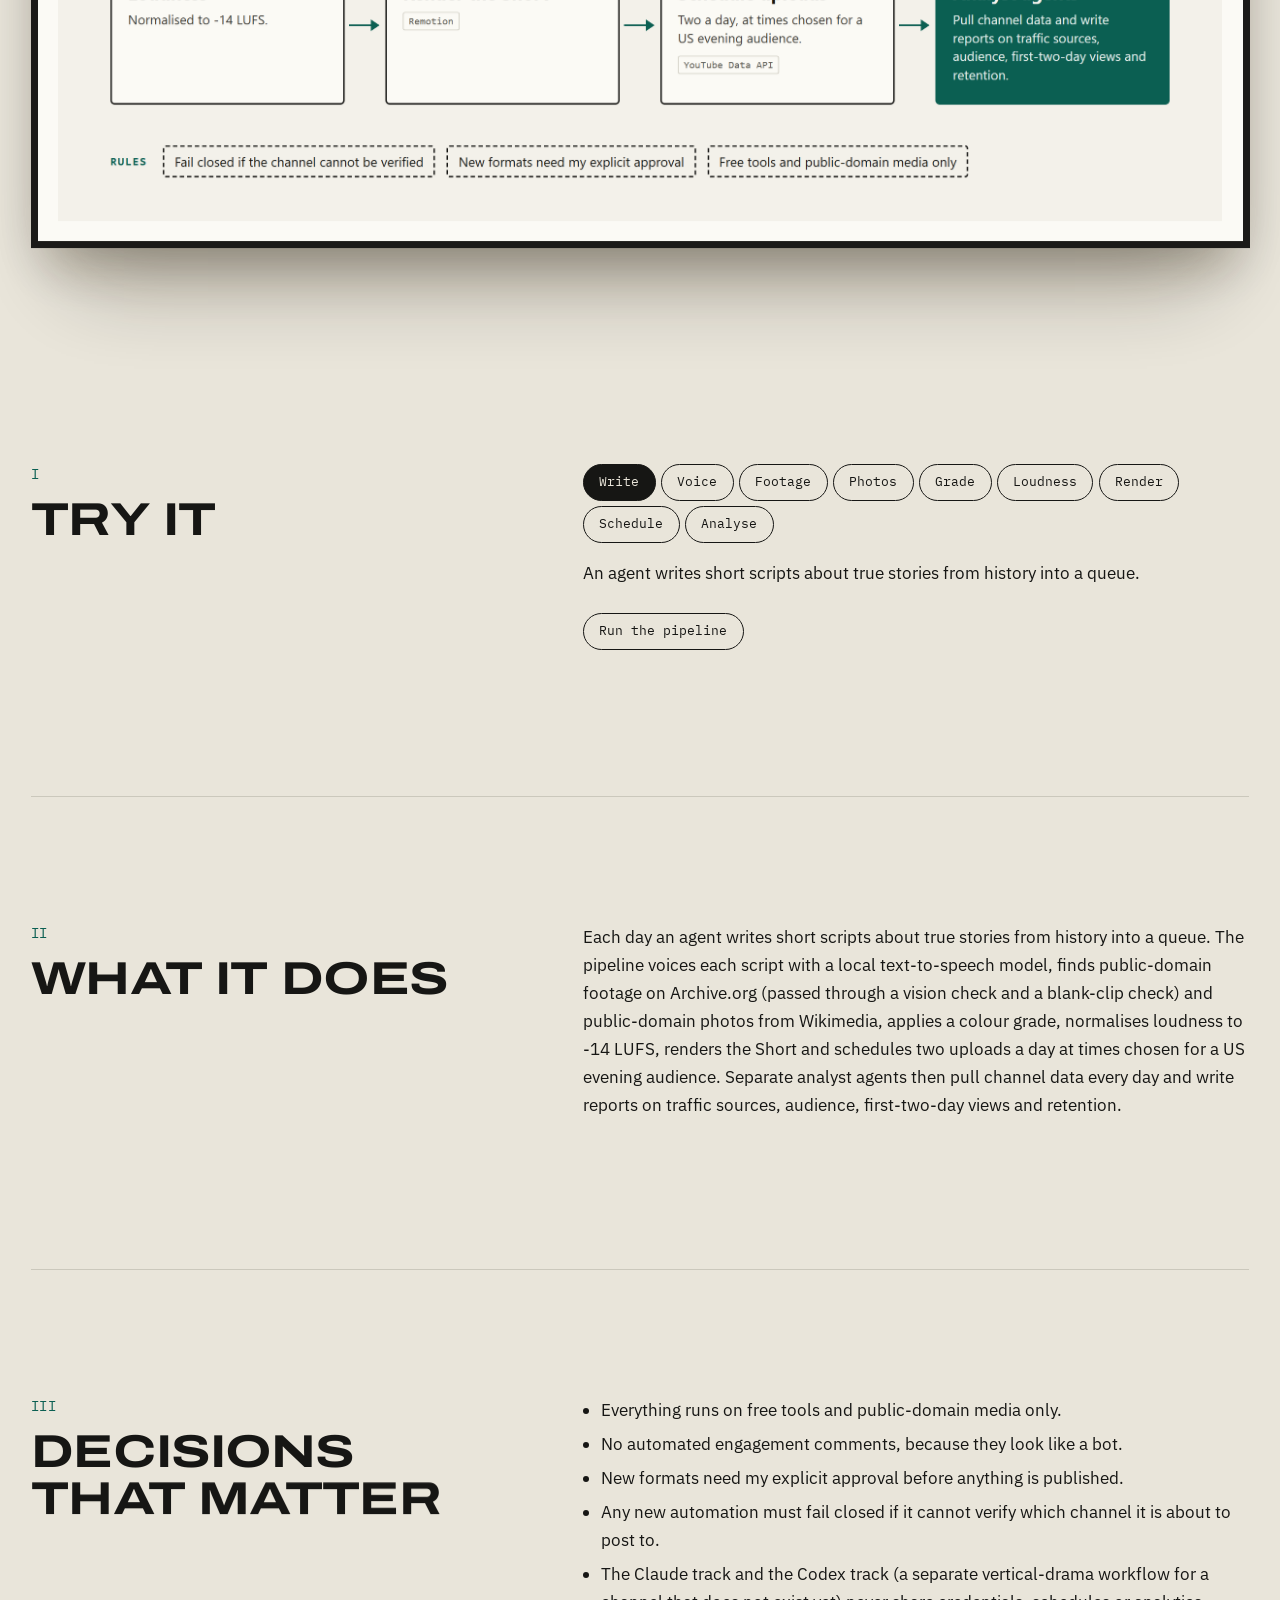
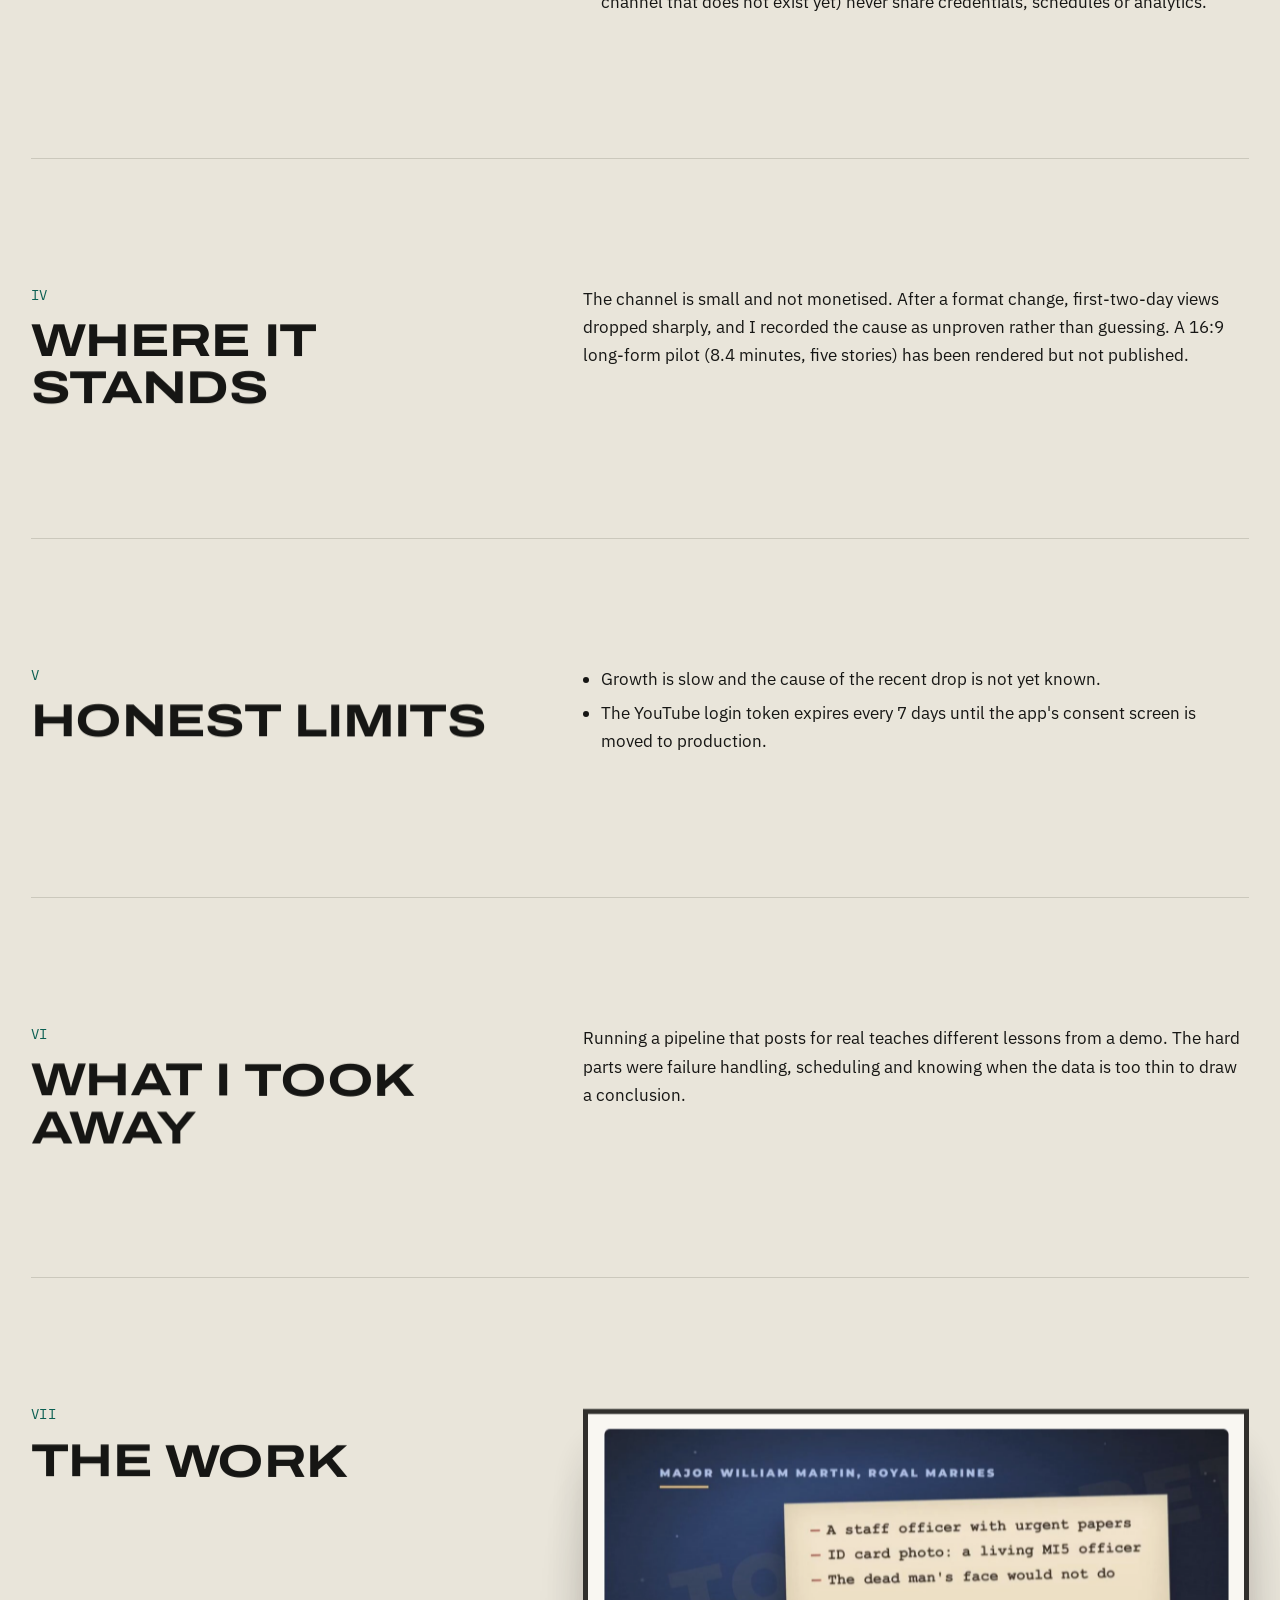
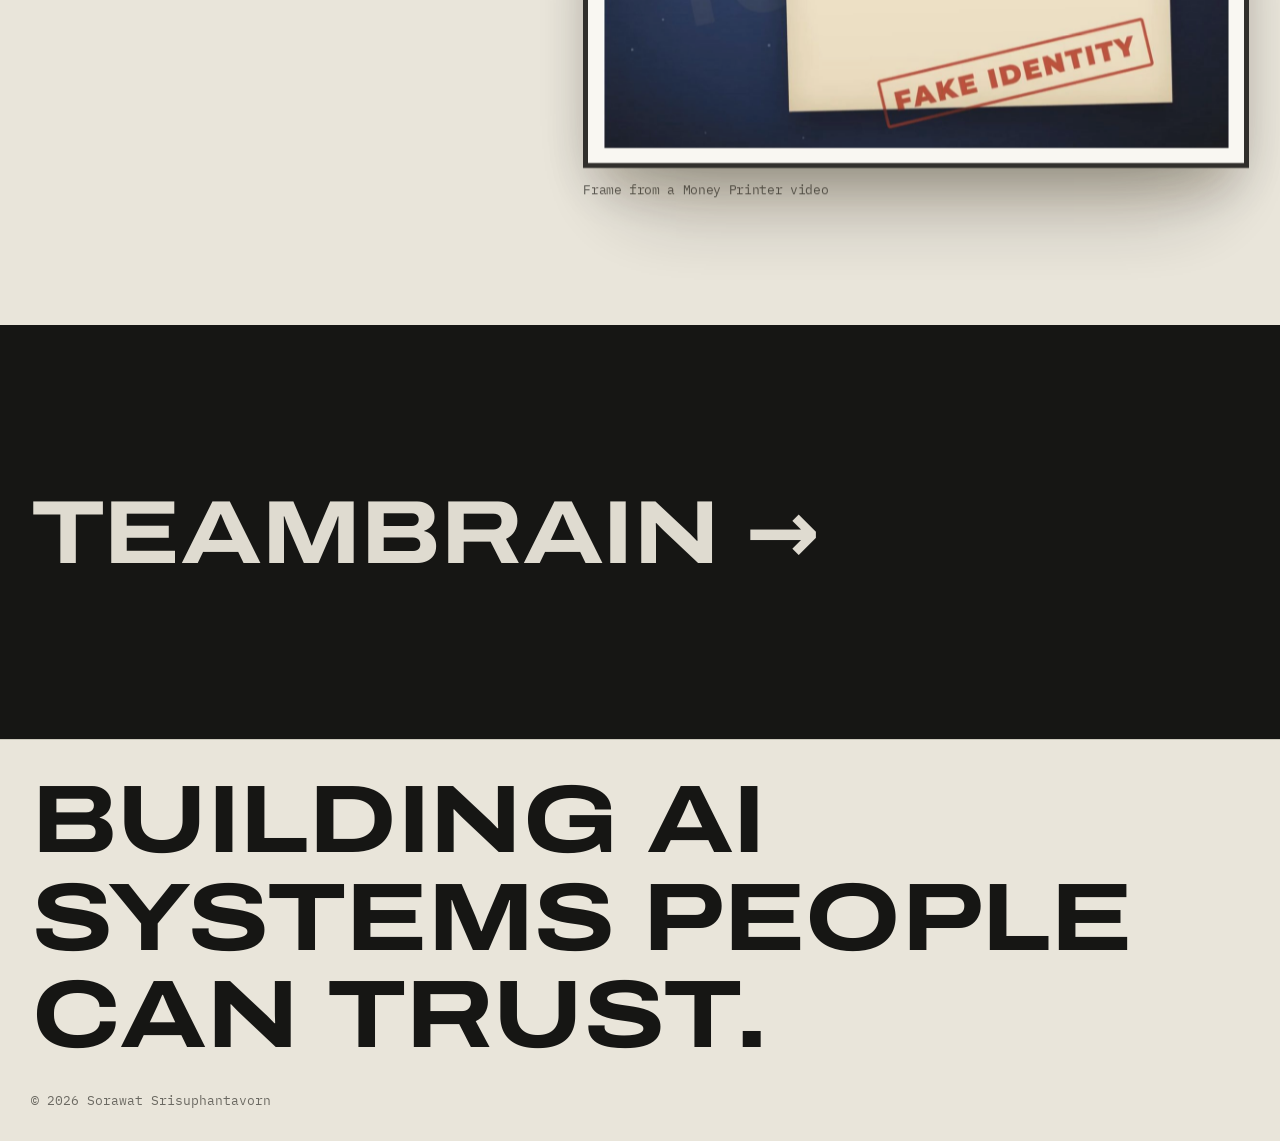
<file: work/money-printer/index.html>
<!DOCTYPE html><html lang="en"><head><meta charset="utf-8"><meta name="viewport" content="width=device-width, initial-scale=1"><title>Money Printer | Sorawat Srisuphantavorn</title><link rel="icon" href="data:image/svg+xml,%3Csvg xmlns='http://www.w3.org/2000/svg' viewBox='0 0 32 32'%3E%3Crect width='32' height='32' rx='6' fill='%230b1210'/%3E%3Cpath d='M8 17l5 6 11-14' fill='none' stroke='%235cc8b2' stroke-width='4' stroke-linecap='round' stroke-linejoin='round'/%3E%3C/svg%3E"><meta name="description" content="An agent pipeline that writes, voices, edits, schedules and analyses a YouTube channel of history Shorts, posting twice a day without manual editing."><link rel="canonical" href="https://srsck.github.io/work/money-printer/"><meta property="og:type" content="website"><meta property="og:title" content="Money Printer | Sorawat Srisuphantavorn"><meta property="og:description" content="An agent pipeline that writes, voices, edits, schedules and analyses a YouTube channel of history Shorts, posting twice a day without manual editing."><meta property="og:url" content="https://srsck.github.io/work/money-printer/"><meta property="og:image" content="https://srsck.github.io/og.jpg"><meta name="twitter:card" content="summary_large_image"><script>
      document.documentElement.classList.add('js');
      try { const t = localStorage.getItem('theme'); if (t) document.documentElement.dataset.theme = t; } catch {}
    </script><script>
        (() => {
          let seen = false;
          try { seen = sessionStorage.getItem('seen'); } catch {}
          if (seen || matchMedia('(prefers-reduced-motion: reduce)').matches) return;
          const root = document.documentElement;
          root.classList.add('loading');
          // Never leave the page covered if a script fails to arrive.
          setTimeout(() => root.classList.remove('loading'), 5000);
        })();
      </script><link rel="stylesheet" href="/_astro/Layout.BqG7gABX.css"></head><body class="museum"><div id="loader" aria-hidden="true"><span></span></div><div class="ring" aria-hidden="true"></div><a class="skip" href="#main">Skip to content</a><header class="bar"><a href="/" class="bar-name">Chokun</a><span class="bar-place">Bangkok, Thailand (GMT+7) <time id="clock"></time></span><button id="theme" type="button" aria-label="Switch colour theme">Theme</button></header><main id="main"><article class="page" id="money-printer"><header class="entrance"><p class="back"><a href="/">← Work</a></p><h1 style="view-transition-name: t-money-printer">Money Printer</h1><p class="summary">An agent pipeline that writes, voices, edits, schedules and analyses a YouTube channel of history Shorts, posting twice a day without manual editing.</p></header><dl class="glance"><div><dt>Built</dt><dd>Each day an agent writes short scripts about true stories from history into a queue.</dd></div><div><dt>Rule</dt><dd>Any new automation must fail closed if it cannot verify which channel it is about to post to.</dd></div><div><dt>Lesson</dt><dd>The hard parts were failure handling, scheduling and knowing when the data is too thin to draw a conclusion.</dd></div></dl><dl class="meta"><div><dt>Role</dt><dd>Sole builder and operator</dd></div><div><dt>Context</dt><dd>Personal project, 2026</dd></div><div><dt>Channel</dt><dd>Nobody Believed It (@nobodybelievedit)</dd></div><div><dt>Stack</dt><dd>Node.js, PM2, a local text-to-speech server (Kokoro voice, GPU), Archive.org and Wikimedia public-domain media, Remotion, YouTube Data API</dd></div><div><dt>Status</dt><dd>Live, auto-posting since 1 October 2026</dd></div></dl><div class="gallery"><img src="/money-printer-pipeline.png" alt="diagram of the pipeline" loading="lazy"></div><div class="rooms"><section class="room demo-room"><h2>Try it</h2><div class="room-body" data-demo="money-printer"></div></section><section class="room prose"><h2>What it does</h2><div class="room-body"><p>Each day an agent writes short scripts about true stories from history into a queue. The pipeline voices each script with a local text-to-speech model, finds public-domain footage on Archive.org (passed through a vision check and a blank-clip check) and public-domain photos from Wikimedia, applies a colour grade, normalises loudness to -14 LUFS, renders the Short and schedules two uploads a day at times chosen for a US evening audience. Separate analyst agents then pull channel data every day and write reports on traffic sources, audience, first-two-day views and retention.</p>
</div></section><section class="room prose"><h2>Decisions that matter</h2><div class="room-body"><ul>
<li>Everything runs on free tools and public-domain media only.</li>
<li>No automated engagement comments, because they look like a bot.</li>
<li>New formats need my explicit approval before anything is published.</li>
<li>Any new automation must fail closed if it cannot verify which channel it is about to post to.</li>
<li>The Claude track and the Codex track (a separate vertical-drama workflow for a channel that does not exist yet) never share credentials, schedules or analytics.</li>
</ul>
</div></section><section class="room prose"><h2>Where it stands</h2><div class="room-body"><p>The channel is small and not monetised. After a format change, first-two-day views dropped sharply, and I recorded the cause as unproven rather than guessing. A 16:9 long-form pilot (8.4 minutes, five stories) has been rendered but not published.</p>
</div></section><section class="room prose"><h2>Honest limits</h2><div class="room-body"><ul>
<li>Growth is slow and the cause of the recent drop is not yet known.</li>
<li>The YouTube login token expires every 7 days until the app&#39;s consent screen is moved to production.</li>
</ul>
</div></section><section class="room prose"><h2>What I took away</h2><div class="room-body"><p>Running a pipeline that posts for real teaches different lessons from a demo. The hard parts were failure handling, scheduling and knowing when the data is too thin to draw a conclusion.</p>
</div></section><section class="room"><h2>The work</h2><div class="room-body exhibits"><figure class="exhibit"><img src="/money-frame.jpg" alt="Frame from a Money Printer video" loading="lazy"><figcaption>Frame from a Money Printer video</figcaption></figure></div></section></div><a class="next" href="/work/teambrain/"><span class="next-title">teambrain</span></a></article></main><footer class="foot"><p class="foot-line">Building AI systems people can trust.</p><p class="small">© 2026 Sorawat Srisuphantavorn</p></footer><script>
      const clock = document.getElementById('clock');
      const fmt = new Intl.DateTimeFormat('en-GB', { timeZone: 'Asia/Bangkok', hour: '2-digit', minute: '2-digit' });
      const tick = () => { clock.textContent = fmt.format(new Date()); };
      tick();
      setInterval(tick, 30000);
      document.getElementById('theme').addEventListener('click', () => {
        const root = document.documentElement;
        const dark = root.dataset.theme ? root.dataset.theme === 'dark' : matchMedia('(prefers-color-scheme: dark)').matches;
        root.dataset.theme = dark ? 'light' : 'dark';
        try { localStorage.setItem('theme', root.dataset.theme); } catch {}
      });
    </script><script type="module" src="/_astro/Layout.astro_astro_type_script_index_0_lang.BNLC8zwA.js"></script></body></html>
</file>
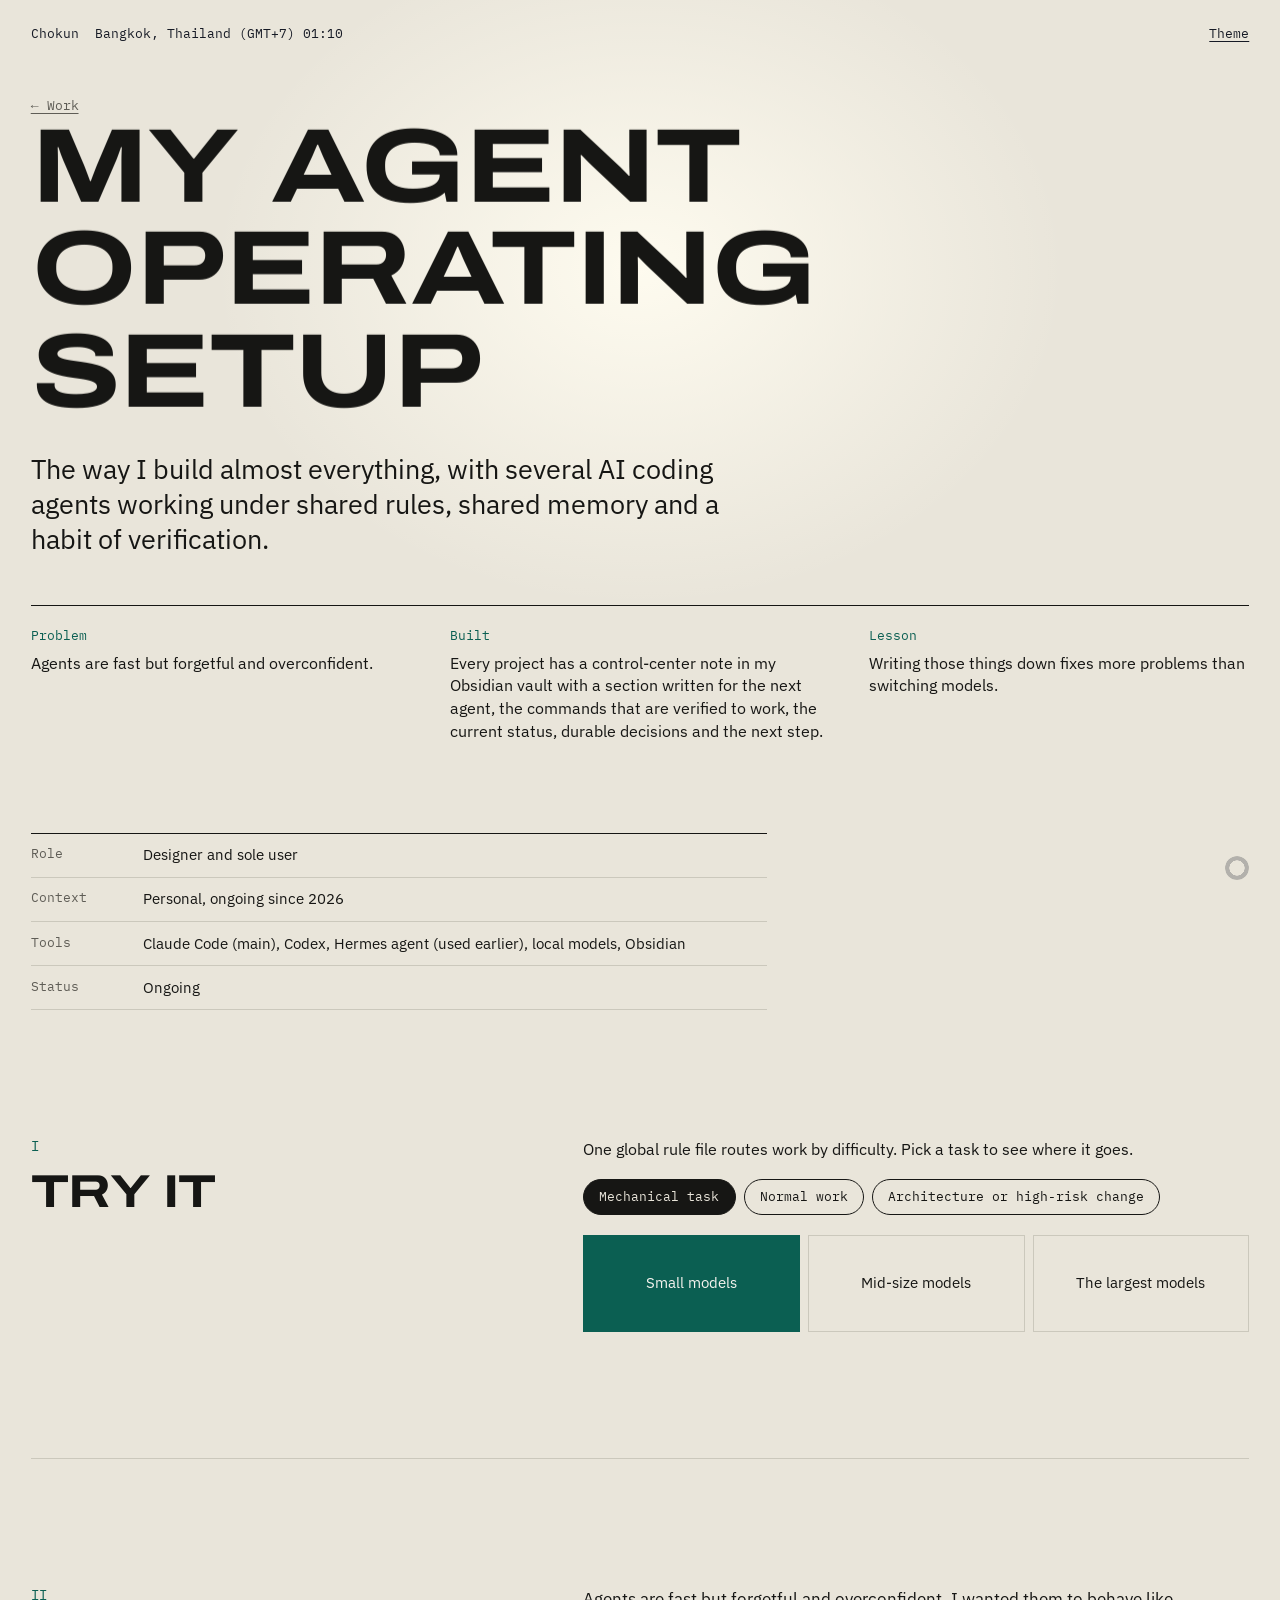
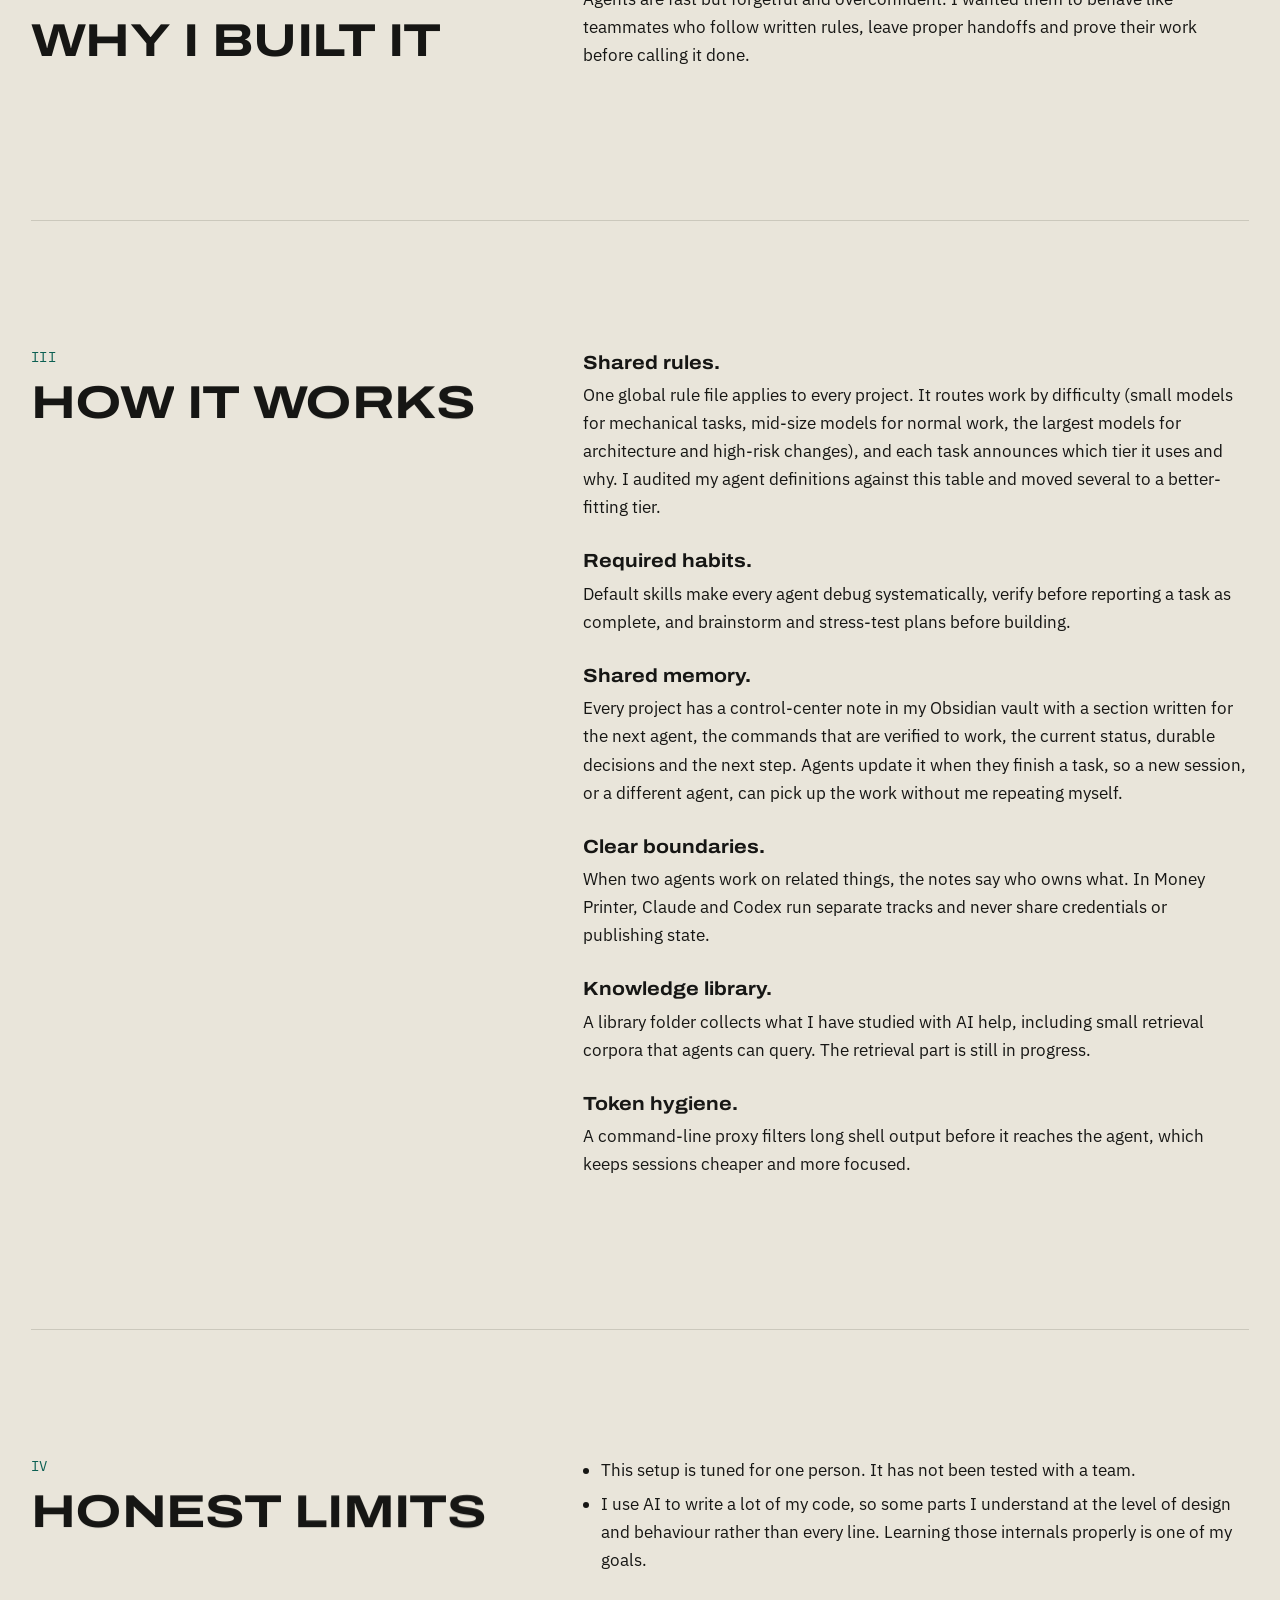
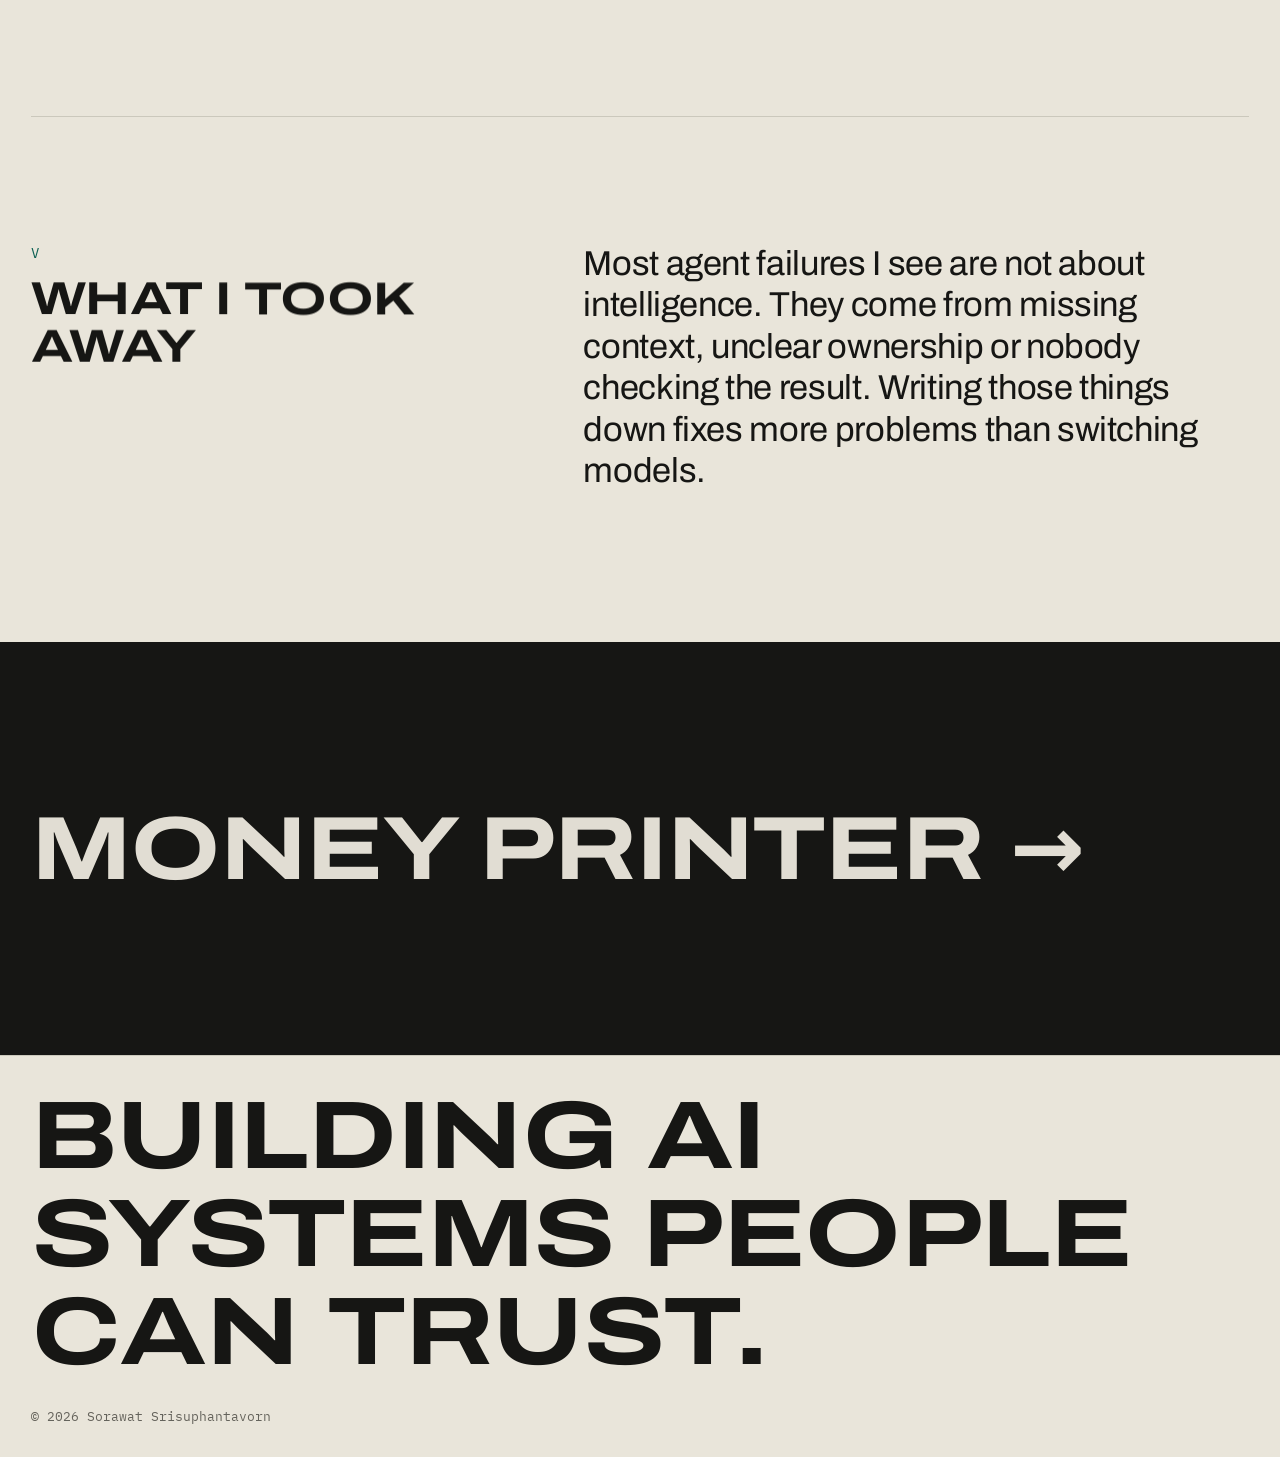
<file: work/my-agent-operating-setup/index.html>
<!DOCTYPE html><html lang="en"><head><meta charset="utf-8"><meta name="viewport" content="width=device-width, initial-scale=1"><title>My Agent Operating Setup | Sorawat Srisuphantavorn</title><link rel="icon" href="data:image/svg+xml,%3Csvg xmlns='http://www.w3.org/2000/svg' viewBox='0 0 32 32'%3E%3Crect width='32' height='32' rx='6' fill='%230b1210'/%3E%3Cpath d='M8 17l5 6 11-14' fill='none' stroke='%235cc8b2' stroke-width='4' stroke-linecap='round' stroke-linejoin='round'/%3E%3C/svg%3E"><meta name="description" content="The way I build almost everything, with several AI coding agents working under shared rules, shared memory and a habit of verification."><link rel="canonical" href="https://srsck.github.io/work/my-agent-operating-setup/"><meta property="og:type" content="website"><meta property="og:title" content="My Agent Operating Setup | Sorawat Srisuphantavorn"><meta property="og:description" content="The way I build almost everything, with several AI coding agents working under shared rules, shared memory and a habit of verification."><meta property="og:url" content="https://srsck.github.io/work/my-agent-operating-setup/"><meta property="og:image" content="https://srsck.github.io/og.jpg"><meta name="twitter:card" content="summary_large_image"><script>
      document.documentElement.classList.add('js');
      try { const t = localStorage.getItem('theme'); if (t) document.documentElement.dataset.theme = t; } catch {}
    </script><script>
        (() => {
          let seen = false;
          try { seen = sessionStorage.getItem('seen'); } catch {}
          if (seen || matchMedia('(prefers-reduced-motion: reduce)').matches) return;
          const root = document.documentElement;
          root.classList.add('loading');
          // Never leave the page covered if a script fails to arrive.
          setTimeout(() => root.classList.remove('loading'), 5000);
        })();
      </script><link rel="stylesheet" href="/_astro/Layout.BqG7gABX.css"></head><body class="museum"><div id="loader" aria-hidden="true"><span></span></div><div class="ring" aria-hidden="true"></div><a class="skip" href="#main">Skip to content</a><header class="bar"><a href="/" class="bar-name">Chokun</a><span class="bar-place">Bangkok, Thailand (GMT+7) <time id="clock"></time></span><button id="theme" type="button" aria-label="Switch colour theme">Theme</button></header><main id="main"><article class="page" id="my-agent-operating-setup"><header class="entrance"><p class="back"><a href="/">← Work</a></p><h1 style="view-transition-name: t-my-agent-operating-setup">My Agent Operating Setup</h1><p class="summary">The way I build almost everything, with several AI coding agents working under shared rules, shared memory and a habit of verification.</p></header><dl class="glance"><div><dt>Problem</dt><dd>Agents are fast but forgetful and overconfident.</dd></div><div><dt>Built</dt><dd>Every project has a control-center note in my Obsidian vault with a section written for the next agent, the commands that are verified to work, the current status, durable decisions and the next step.</dd></div><div><dt>Lesson</dt><dd>Writing those things down fixes more problems than switching models.</dd></div></dl><dl class="meta"><div><dt>Role</dt><dd>Designer and sole user</dd></div><div><dt>Context</dt><dd>Personal, ongoing since 2026</dd></div><div><dt>Tools</dt><dd>Claude Code (main), Codex, Hermes agent (used earlier), local models, Obsidian</dd></div><div><dt>Status</dt><dd>Ongoing</dd></div></dl><div class="rooms"><section class="room demo-room"><h2>Try it</h2><div class="room-body" data-demo="my-agent-operating-setup"></div></section><section class="room prose"><h2>Why I built it</h2><div class="room-body"><p>Agents are fast but forgetful and overconfident. I wanted them to behave like teammates who follow written rules, leave proper handoffs and prove their work before calling it done.</p>
</div></section><section class="room prose"><h2>How it works</h2><div class="room-body"><p><strong>Shared rules.</strong> One global rule file applies to every project. It routes work by difficulty (small models for mechanical tasks, mid-size models for normal work, the largest models for architecture and high-risk changes), and each task announces which tier it uses and why. I audited my agent definitions against this table and moved several to a better-fitting tier.</p>
<p><strong>Required habits.</strong> Default skills make every agent debug systematically, verify before reporting a task as complete, and brainstorm and stress-test plans before building.</p>
<p><strong>Shared memory.</strong> Every project has a control-center note in my Obsidian vault with a section written for the next agent, the commands that are verified to work, the current status, durable decisions and the next step. Agents update it when they finish a task, so a new session, or a different agent, can pick up the work without me repeating myself.</p>
<p><strong>Clear boundaries.</strong> When two agents work on related things, the notes say who owns what. In Money Printer, Claude and Codex run separate tracks and never share credentials or publishing state.</p>
<p><strong>Knowledge library.</strong> A library folder collects what I have studied with AI help, including small retrieval corpora that agents can query. The retrieval part is still in progress.</p>
<p><strong>Token hygiene.</strong> A command-line proxy filters long shell output before it reaches the agent, which keeps sessions cheaper and more focused.</p>
</div></section><section class="room prose"><h2>Honest limits</h2><div class="room-body"><ul>
<li>This setup is tuned for one person. It has not been tested with a team.</li>
<li>I use AI to write a lot of my code, so some parts I understand at the level of design and behaviour rather than every line. Learning those internals properly is one of my goals.</li>
</ul>
</div></section><section class="room prose"><h2>What I took away</h2><div class="room-body"><p>Most agent failures I see are not about intelligence. They come from missing context, unclear ownership or nobody checking the result. Writing those things down fixes more problems than switching models.</p>
</div></section></div><a class="next" href="/work/money-printer/"><span class="next-title">Money Printer</span></a></article></main><footer class="foot"><p class="foot-line">Building AI systems people can trust.</p><p class="small">© 2026 Sorawat Srisuphantavorn</p></footer><script>
      const clock = document.getElementById('clock');
      const fmt = new Intl.DateTimeFormat('en-GB', { timeZone: 'Asia/Bangkok', hour: '2-digit', minute: '2-digit' });
      const tick = () => { clock.textContent = fmt.format(new Date()); };
      tick();
      setInterval(tick, 30000);
      document.getElementById('theme').addEventListener('click', () => {
        const root = document.documentElement;
        const dark = root.dataset.theme ? root.dataset.theme === 'dark' : matchMedia('(prefers-color-scheme: dark)').matches;
        root.dataset.theme = dark ? 'light' : 'dark';
        try { localStorage.setItem('theme', root.dataset.theme); } catch {}
      });
    </script><script type="module" src="/_astro/Layout.astro_astro_type_script_index_0_lang.BNLC8zwA.js"></script></body></html>
</file>
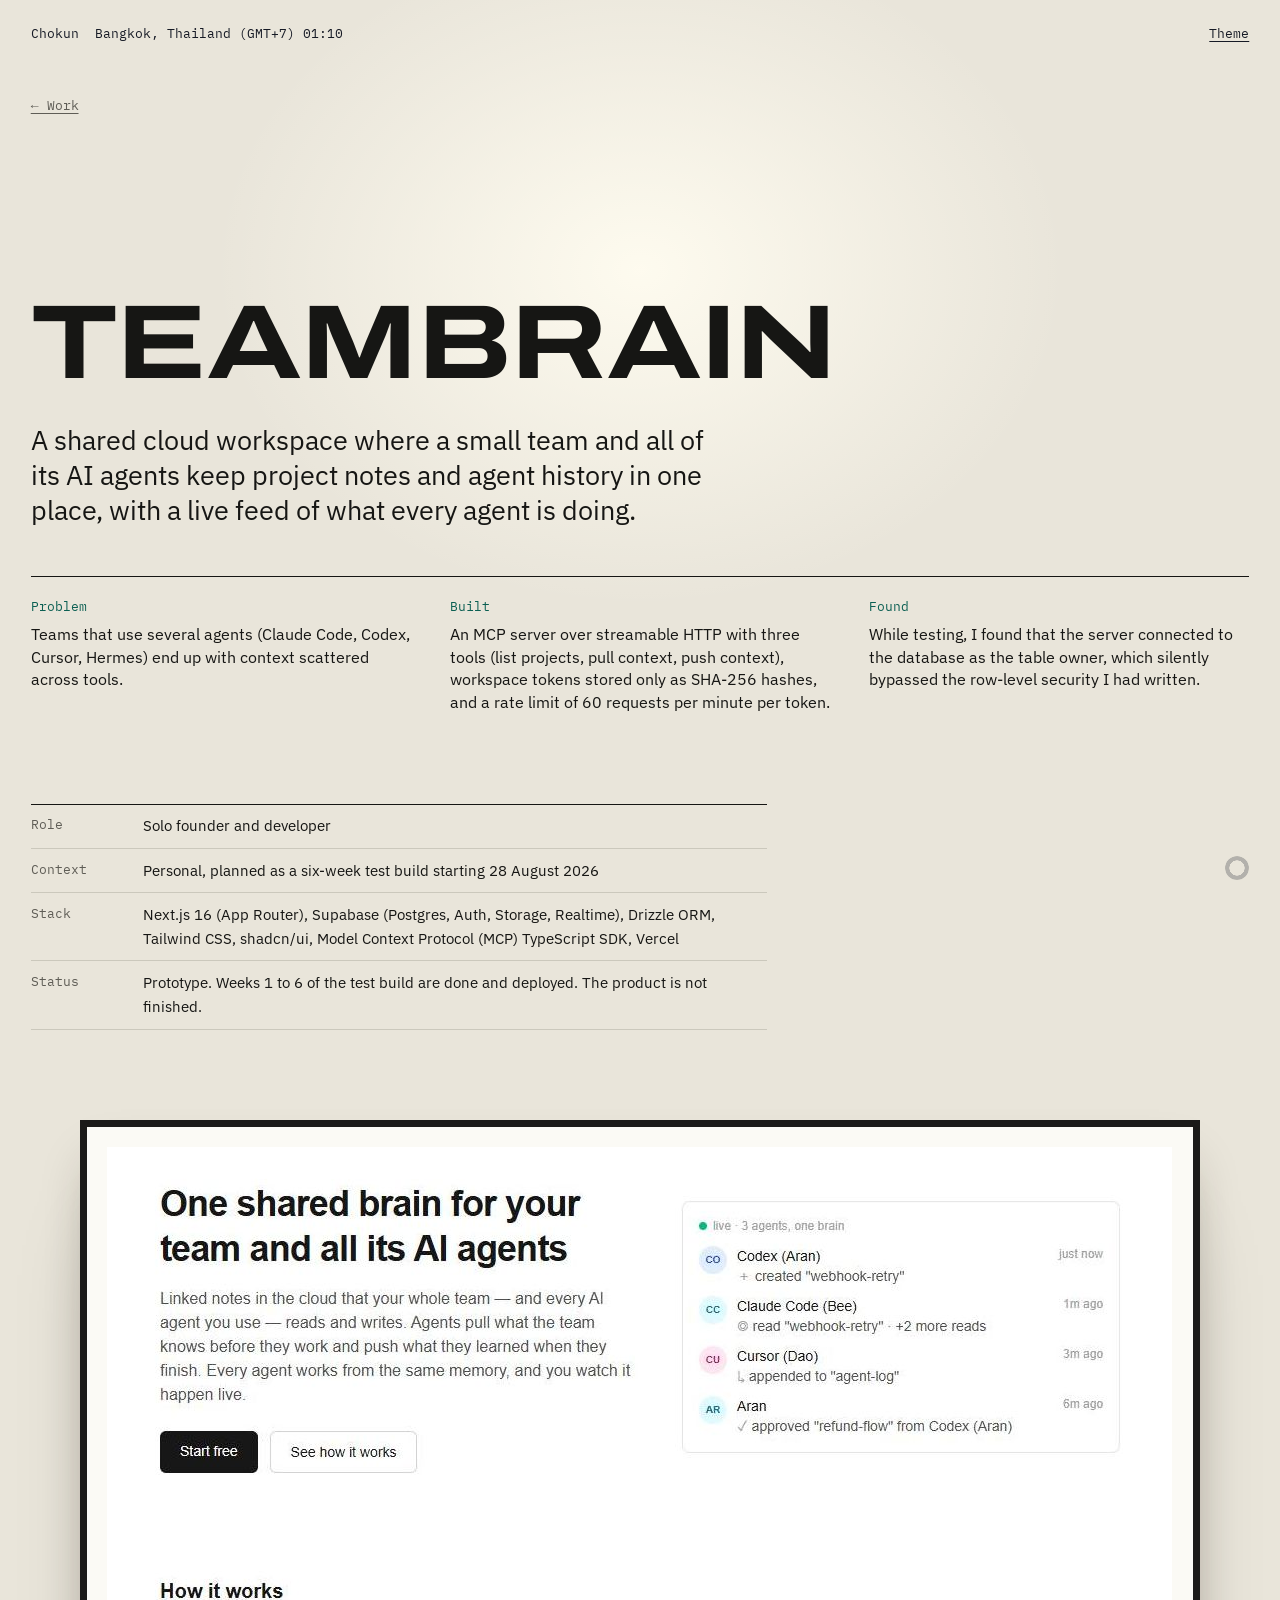
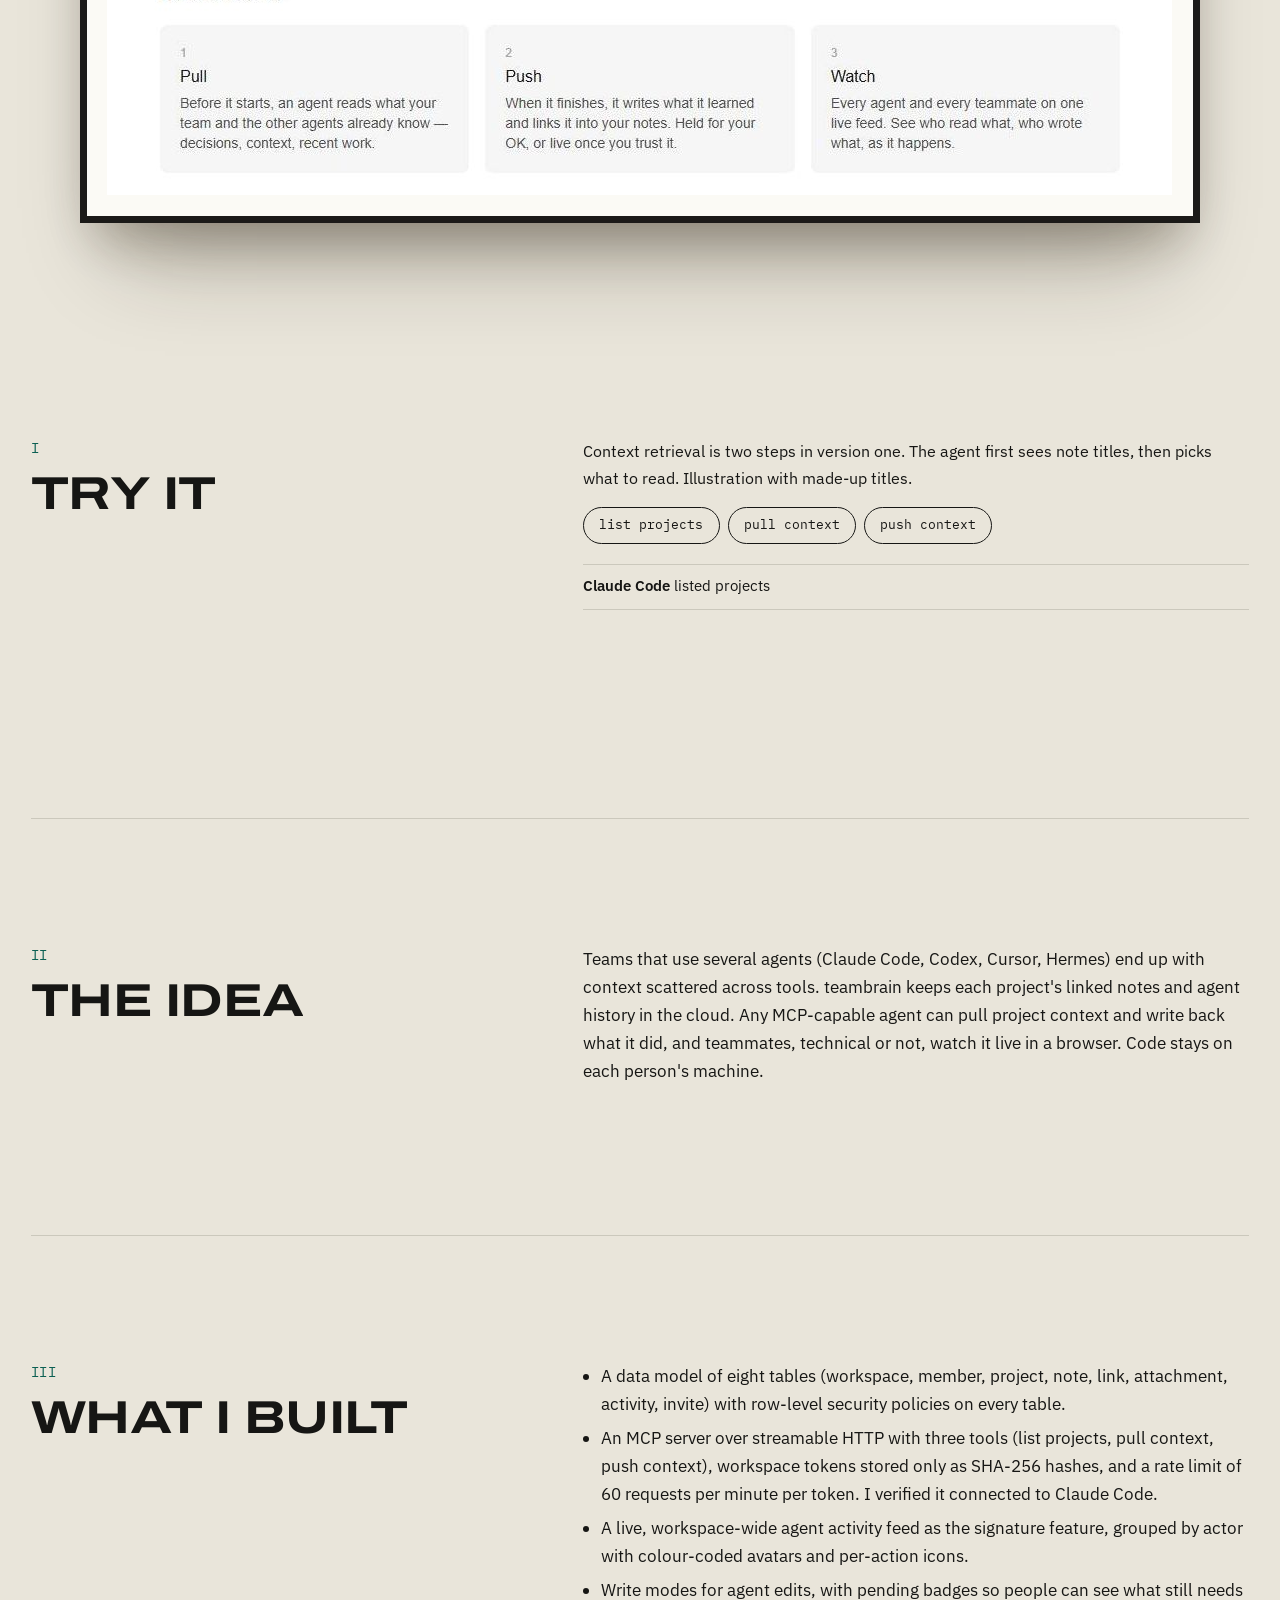
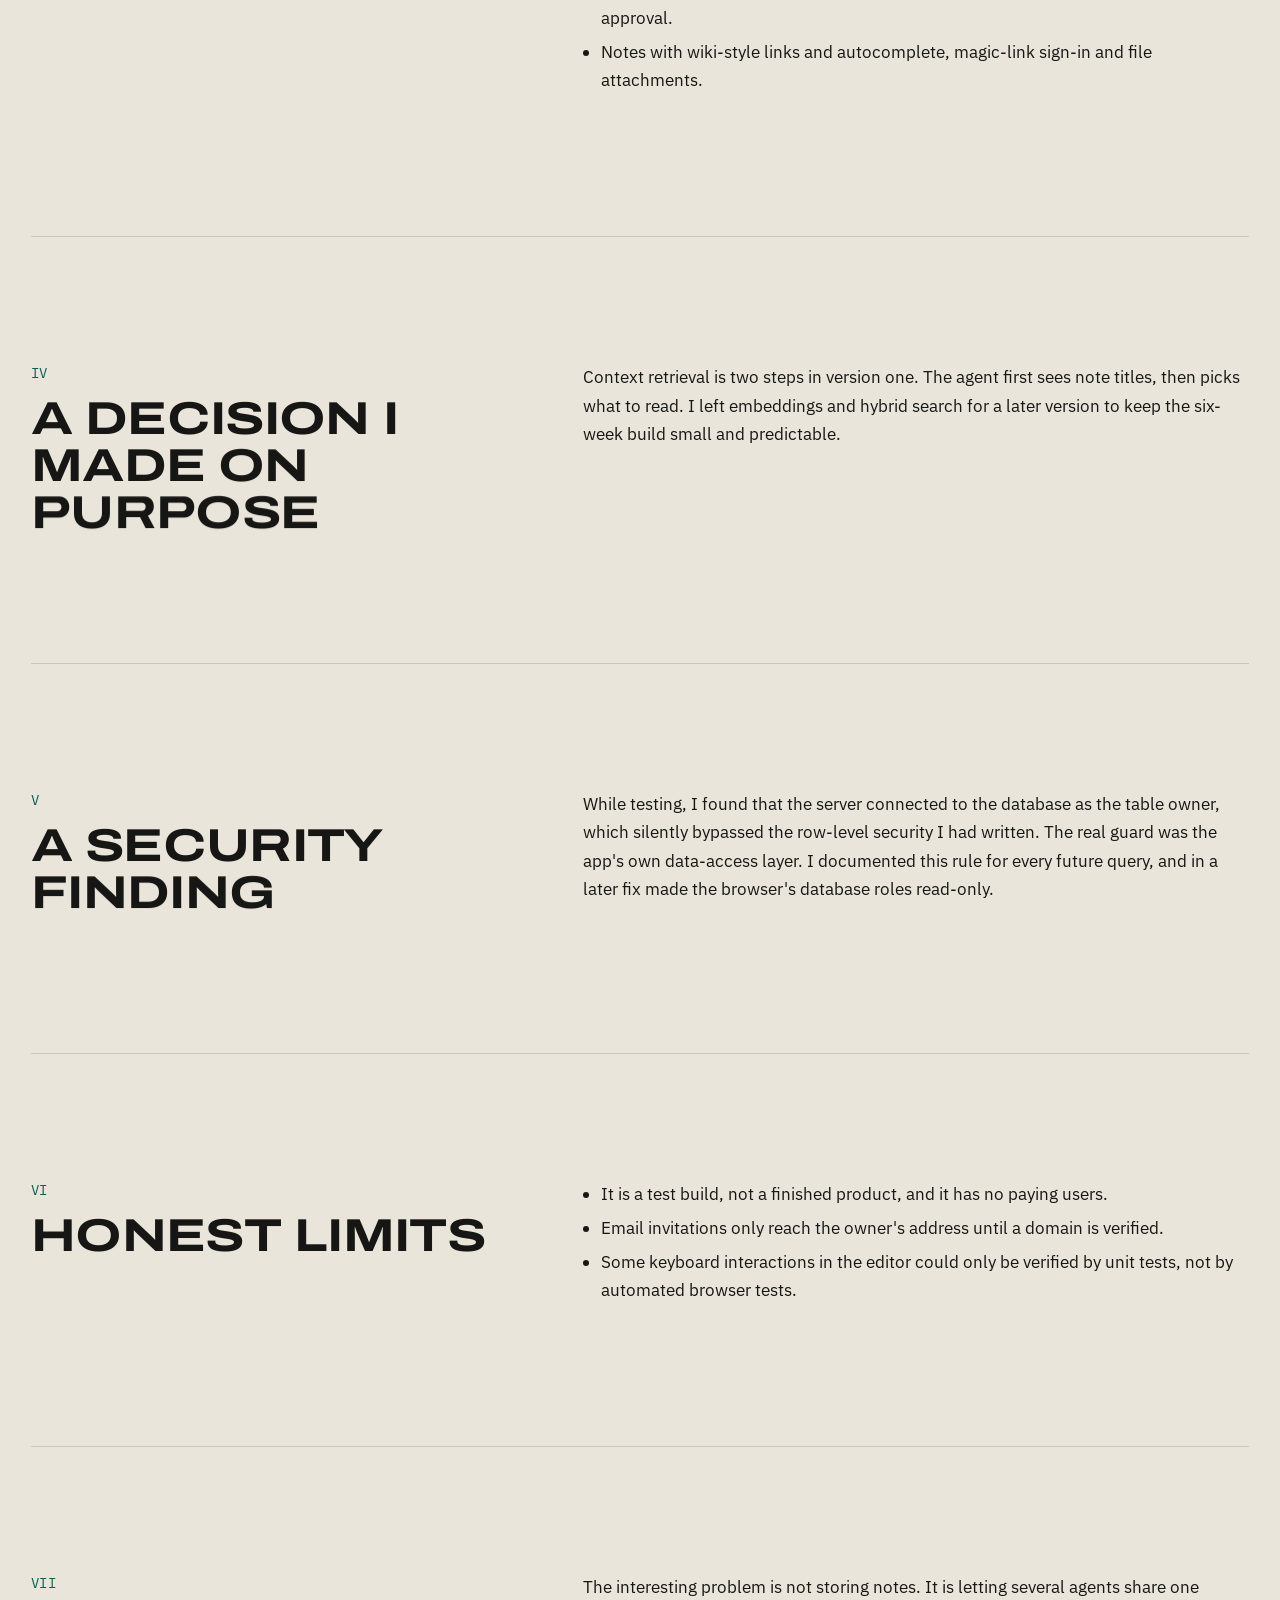
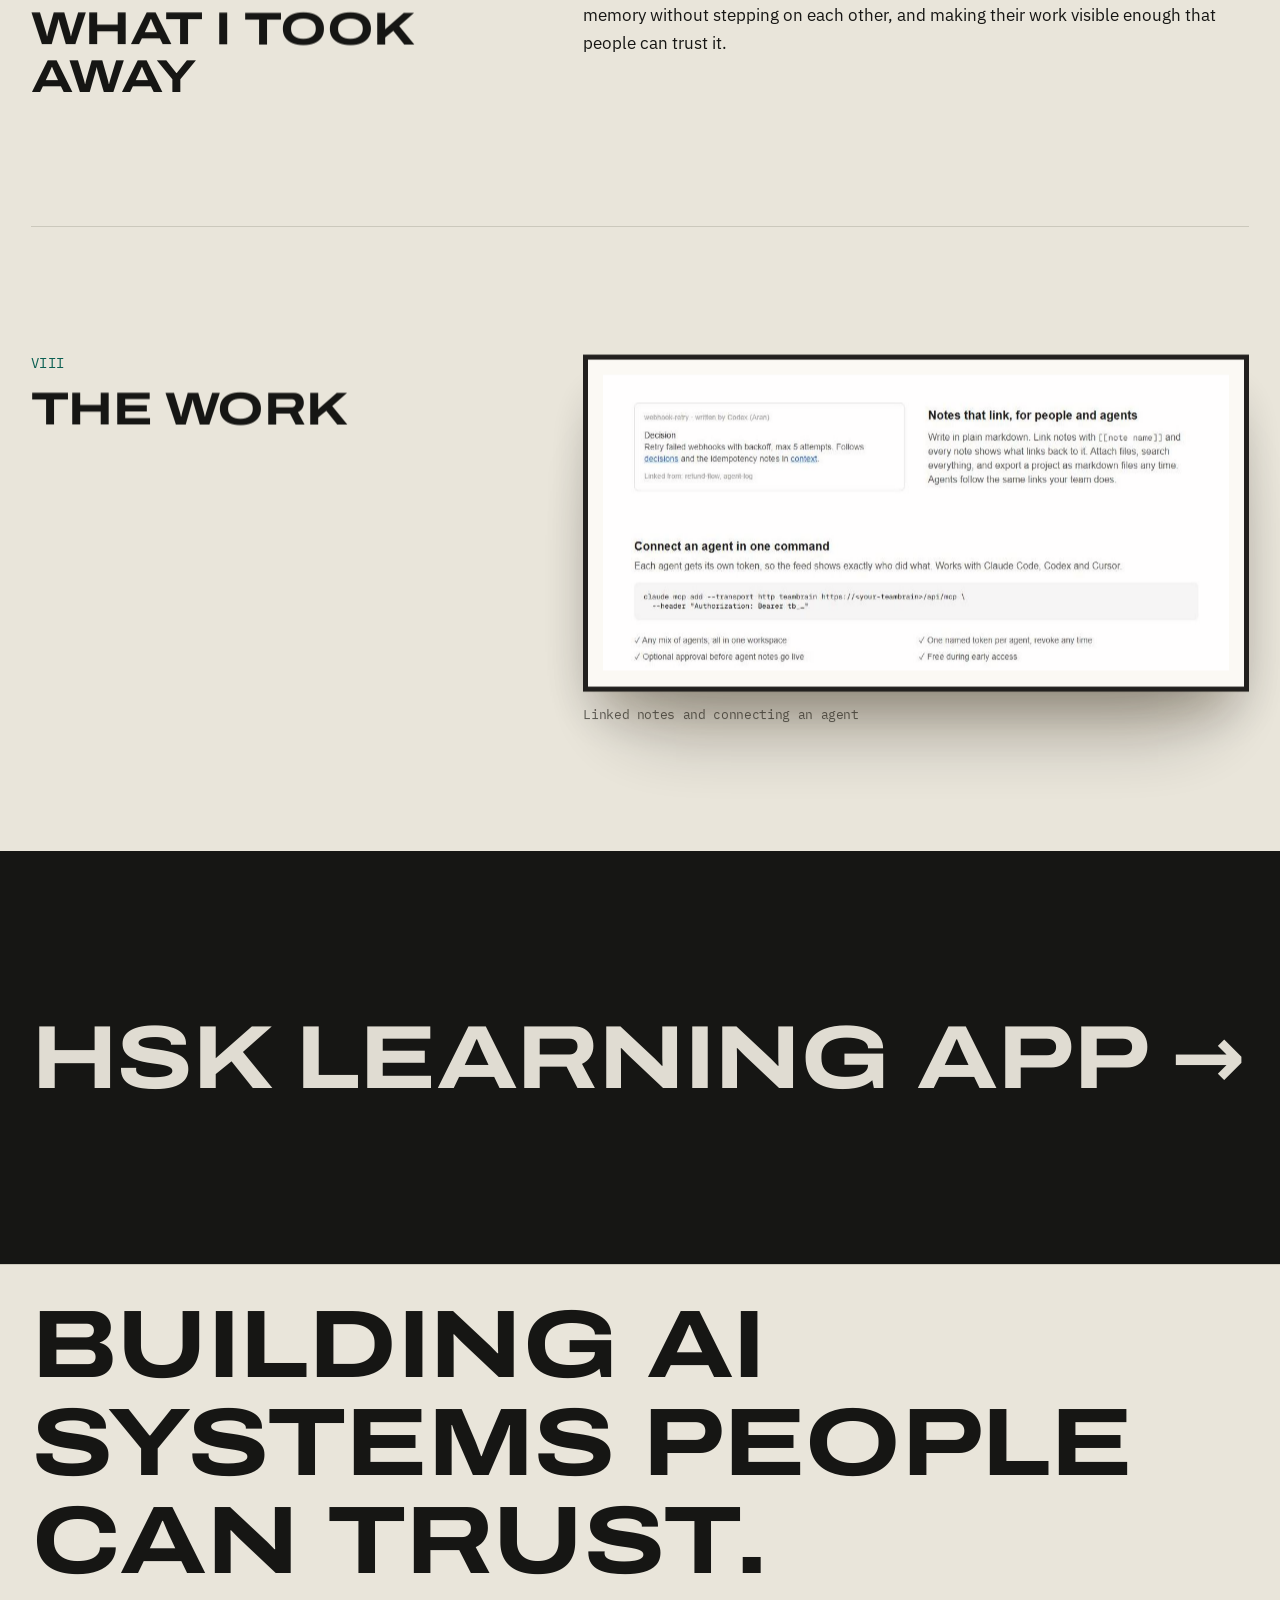
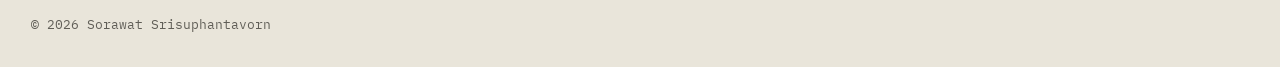
<file: work/teambrain/index.html>
<!DOCTYPE html><html lang="en"><head><meta charset="utf-8"><meta name="viewport" content="width=device-width, initial-scale=1"><title>teambrain | Sorawat Srisuphantavorn</title><link rel="icon" href="data:image/svg+xml,%3Csvg xmlns='http://www.w3.org/2000/svg' viewBox='0 0 32 32'%3E%3Crect width='32' height='32' rx='6' fill='%230b1210'/%3E%3Cpath d='M8 17l5 6 11-14' fill='none' stroke='%235cc8b2' stroke-width='4' stroke-linecap='round' stroke-linejoin='round'/%3E%3C/svg%3E"><meta name="description" content="A shared cloud workspace where a small team and all of its AI agents keep project notes and agent history in one place, with a live feed of what every agent is doing."><link rel="canonical" href="https://srsck.github.io/work/teambrain/"><meta property="og:type" content="website"><meta property="og:title" content="teambrain | Sorawat Srisuphantavorn"><meta property="og:description" content="A shared cloud workspace where a small team and all of its AI agents keep project notes and agent history in one place, with a live feed of what every agent is doing."><meta property="og:url" content="https://srsck.github.io/work/teambrain/"><meta property="og:image" content="https://srsck.github.io/og.jpg"><meta name="twitter:card" content="summary_large_image"><script>
      document.documentElement.classList.add('js');
      try { const t = localStorage.getItem('theme'); if (t) document.documentElement.dataset.theme = t; } catch {}
    </script><script>
        (() => {
          let seen = false;
          try { seen = sessionStorage.getItem('seen'); } catch {}
          if (seen || matchMedia('(prefers-reduced-motion: reduce)').matches) return;
          const root = document.documentElement;
          root.classList.add('loading');
          // Never leave the page covered if a script fails to arrive.
          setTimeout(() => root.classList.remove('loading'), 5000);
        })();
      </script><link rel="stylesheet" href="/_astro/Layout.BqG7gABX.css"></head><body class="museum"><div id="loader" aria-hidden="true"><span></span></div><div class="ring" aria-hidden="true"></div><a class="skip" href="#main">Skip to content</a><header class="bar"><a href="/" class="bar-name">Chokun</a><span class="bar-place">Bangkok, Thailand (GMT+7) <time id="clock"></time></span><button id="theme" type="button" aria-label="Switch colour theme">Theme</button></header><main id="main"><article class="page" id="teambrain"><header class="entrance"><p class="back"><a href="/">← Work</a></p><h1 style="view-transition-name: t-teambrain">teambrain</h1><p class="summary">A shared cloud workspace where a small team and all of its AI agents keep project notes and agent history in one place, with a live feed of what every agent is doing.</p></header><dl class="glance"><div><dt>Problem</dt><dd>Teams that use several agents (Claude Code, Codex, Cursor, Hermes) end up with context scattered across tools.</dd></div><div><dt>Built</dt><dd>An MCP server over streamable HTTP with three tools (list projects, pull context, push context), workspace tokens stored only as SHA-256 hashes, and a rate limit of 60 requests per minute per token.</dd></div><div><dt>Found</dt><dd>While testing, I found that the server connected to the database as the table owner, which silently bypassed the row-level security I had written.</dd></div></dl><dl class="meta"><div><dt>Role</dt><dd>Solo founder and developer</dd></div><div><dt>Context</dt><dd>Personal, planned as a six-week test build starting 28 August 2026</dd></div><div><dt>Stack</dt><dd>Next.js 16 (App Router), Supabase (Postgres, Auth, Storage, Realtime), Drizzle ORM, Tailwind CSS, shadcn/ui, Model Context Protocol (MCP) TypeScript SDK, Vercel</dd></div><div><dt>Status</dt><dd>Prototype. Weeks 1 to 6 of the test build are done and deployed. The product is not finished.</dd></div></dl><div class="gallery"><img src="/teambrain-feed.jpg" alt="screenshot of the live agent activity feed" loading="lazy"></div><div class="rooms"><section class="room demo-room"><h2>Try it</h2><div class="room-body" data-demo="teambrain"></div></section><section class="room prose"><h2>The idea</h2><div class="room-body"><p>Teams that use several agents (Claude Code, Codex, Cursor, Hermes) end up with context scattered across tools. teambrain keeps each project&#39;s linked notes and agent history in the cloud. Any MCP-capable agent can pull project context and write back what it did, and teammates, technical or not, watch it live in a browser. Code stays on each person&#39;s machine.</p>
</div></section><section class="room prose"><h2>What I built</h2><div class="room-body"><ul>
<li>A data model of eight tables (workspace, member, project, note, link, attachment, activity, invite) with row-level security policies on every table.</li>
<li>An MCP server over streamable HTTP with three tools (list projects, pull context, push context), workspace tokens stored only as SHA-256 hashes, and a rate limit of 60 requests per minute per token. I verified it connected to Claude Code.</li>
<li>A live, workspace-wide agent activity feed as the signature feature, grouped by actor with colour-coded avatars and per-action icons.</li>
<li>Write modes for agent edits, with pending badges so people can see what still needs approval.</li>
<li>Notes with wiki-style links and autocomplete, magic-link sign-in and file attachments.</li>
</ul>
</div></section><section class="room prose"><h2>A decision I made on purpose</h2><div class="room-body"><p>Context retrieval is two steps in version one. The agent first sees note titles, then picks what to read. I left embeddings and hybrid search for a later version to keep the six-week build small and predictable.</p>
</div></section><section class="room prose"><h2>A security finding</h2><div class="room-body"><p>While testing, I found that the server connected to the database as the table owner, which silently bypassed the row-level security I had written. The real guard was the app&#39;s own data-access layer. I documented this rule for every future query, and in a later fix made the browser&#39;s database roles read-only.</p>
</div></section><section class="room prose"><h2>Honest limits</h2><div class="room-body"><ul>
<li>It is a test build, not a finished product, and it has no paying users.</li>
<li>Email invitations only reach the owner&#39;s address until a domain is verified.</li>
<li>Some keyboard interactions in the editor could only be verified by unit tests, not by automated browser tests.</li>
</ul>
</div></section><section class="room prose"><h2>What I took away</h2><div class="room-body"><p>The interesting problem is not storing notes. It is letting several agents share one memory without stepping on each other, and making their work visible enough that people can trust it.</p>
</div></section><section class="room"><h2>The work</h2><div class="room-body exhibits"><figure class="exhibit"><img src="/teambrain-note.jpg" alt="Linked notes and connecting an agent" loading="lazy"><figcaption>Linked notes and connecting an agent</figcaption></figure></div></section></div><a class="next" href="/work/hsk-learning-app/"><span class="next-title">HSK Learning App</span></a></article></main><footer class="foot"><p class="foot-line">Building AI systems people can trust.</p><p class="small">© 2026 Sorawat Srisuphantavorn</p></footer><script>
      const clock = document.getElementById('clock');
      const fmt = new Intl.DateTimeFormat('en-GB', { timeZone: 'Asia/Bangkok', hour: '2-digit', minute: '2-digit' });
      const tick = () => { clock.textContent = fmt.format(new Date()); };
      tick();
      setInterval(tick, 30000);
      document.getElementById('theme').addEventListener('click', () => {
        const root = document.documentElement;
        const dark = root.dataset.theme ? root.dataset.theme === 'dark' : matchMedia('(prefers-color-scheme: dark)').matches;
        root.dataset.theme = dark ? 'light' : 'dark';
        try { localStorage.setItem('theme', root.dataset.theme); } catch {}
      });
    </script><script type="module" src="/_astro/Layout.astro_astro_type_script_index_0_lang.BNLC8zwA.js"></script></body></html>
</file>
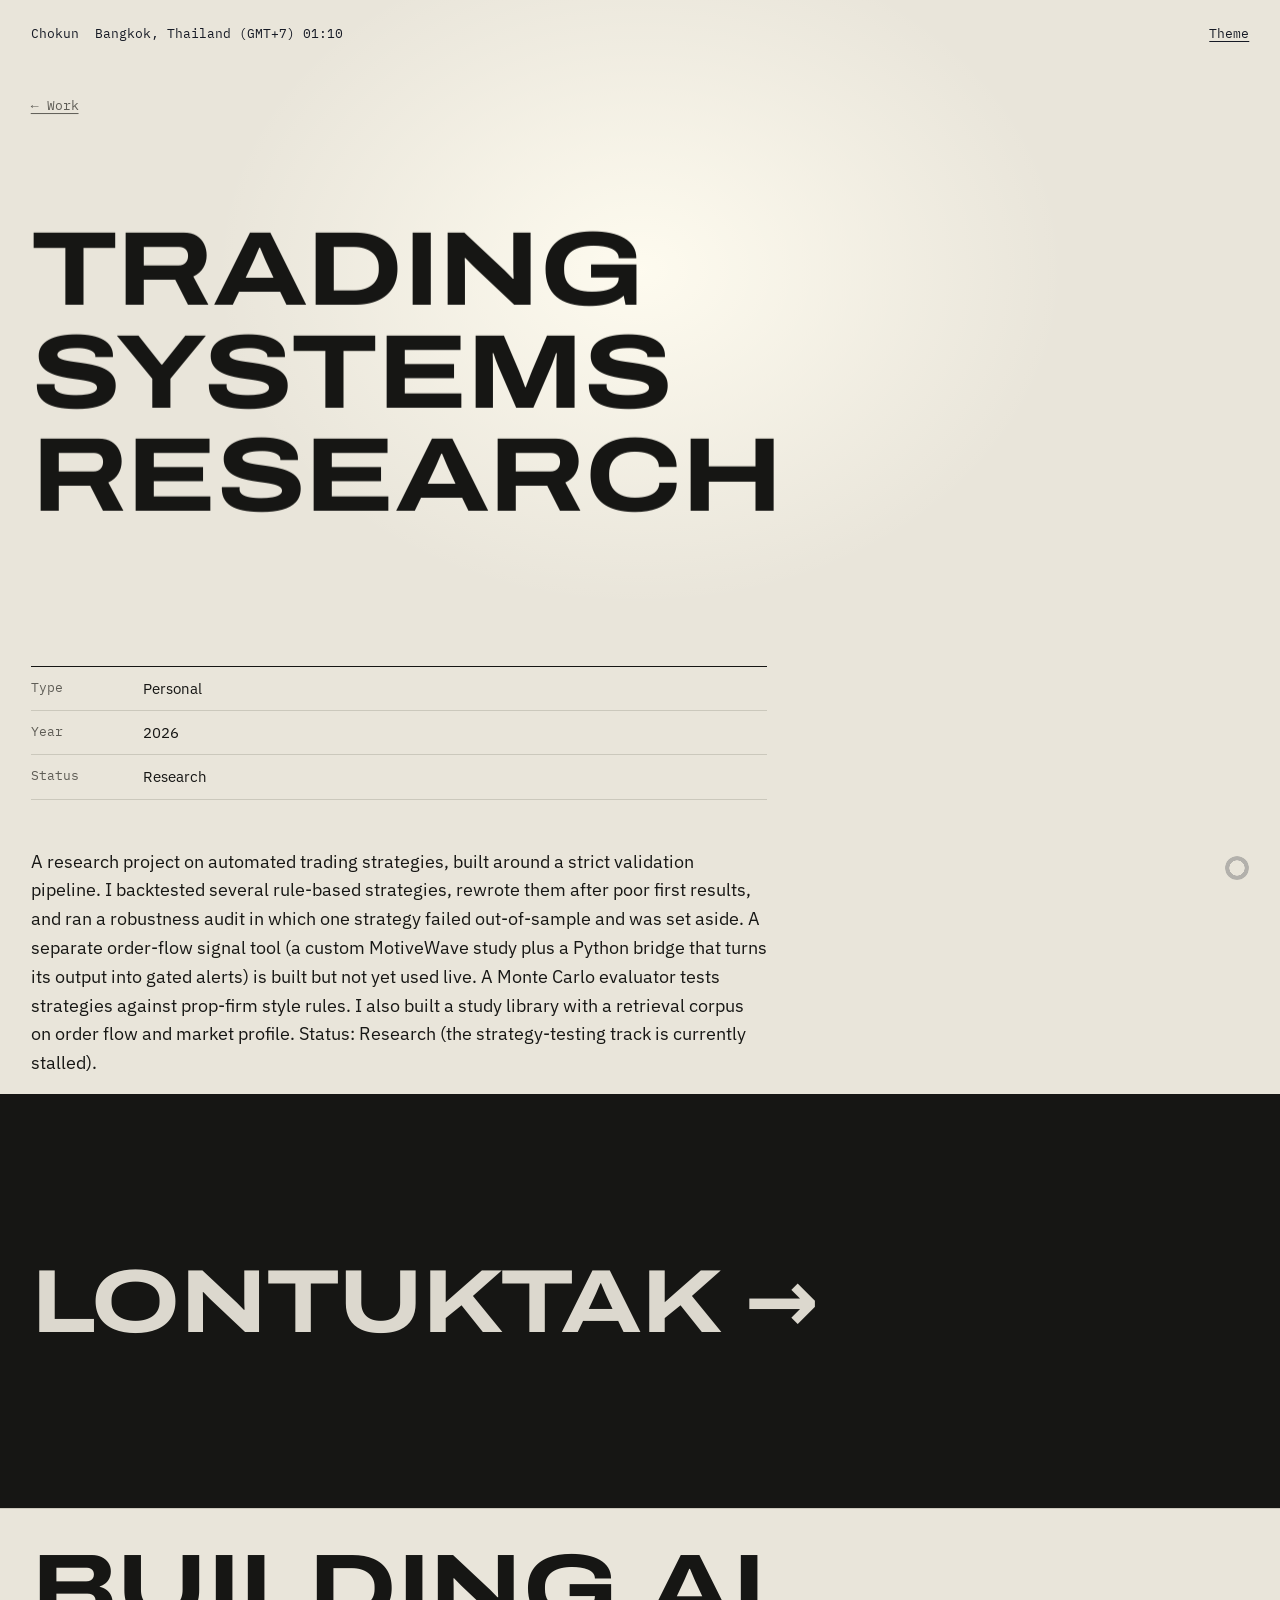
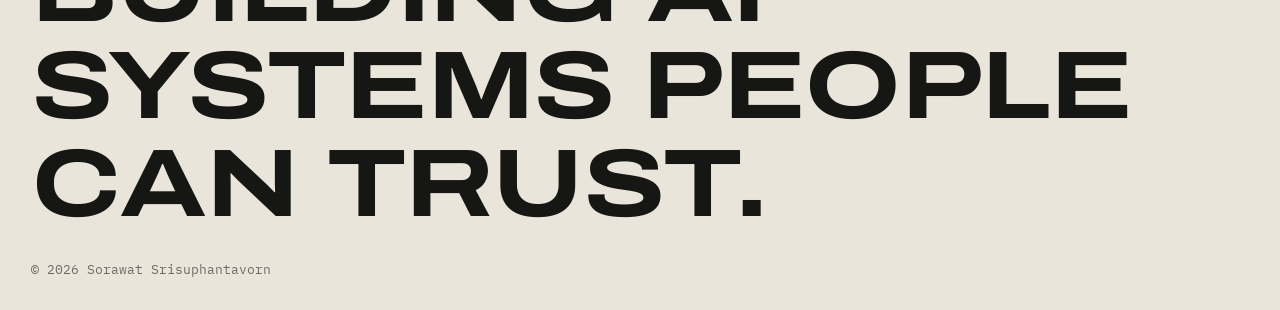
<file: work/trading-systems-research/index.html>
<!DOCTYPE html><html lang="en"><head><meta charset="utf-8"><meta name="viewport" content="width=device-width, initial-scale=1"><title>Trading Systems Research | Sorawat Srisuphantavorn</title><link rel="icon" href="data:image/svg+xml,%3Csvg xmlns='http://www.w3.org/2000/svg' viewBox='0 0 32 32'%3E%3Crect width='32' height='32' rx='6' fill='%230b1210'/%3E%3Cpath d='M8 17l5 6 11-14' fill='none' stroke='%235cc8b2' stroke-width='4' stroke-linecap='round' stroke-linejoin='round'/%3E%3C/svg%3E"><meta name="description" content="Building AI systems people can trust. Final-year Robotics and AI Engineering student at KMITL. Open to AI engineering roles and research opportunities."><link rel="canonical" href="https://srsck.github.io/work/trading-systems-research/"><meta property="og:type" content="website"><meta property="og:title" content="Trading Systems Research | Sorawat Srisuphantavorn"><meta property="og:description" content="Building AI systems people can trust. Final-year Robotics and AI Engineering student at KMITL. Open to AI engineering roles and research opportunities."><meta property="og:url" content="https://srsck.github.io/work/trading-systems-research/"><meta property="og:image" content="https://srsck.github.io/og.jpg"><meta name="twitter:card" content="summary_large_image"><script>
      document.documentElement.classList.add('js');
      try { const t = localStorage.getItem('theme'); if (t) document.documentElement.dataset.theme = t; } catch {}
    </script><script>
        (() => {
          let seen = false;
          try { seen = sessionStorage.getItem('seen'); } catch {}
          if (seen || matchMedia('(prefers-reduced-motion: reduce)').matches) return;
          const root = document.documentElement;
          root.classList.add('loading');
          // Never leave the page covered if a script fails to arrive.
          setTimeout(() => root.classList.remove('loading'), 5000);
        })();
      </script><link rel="stylesheet" href="/_astro/Layout.BqG7gABX.css"></head><body class="museum"><div id="loader" aria-hidden="true"><span></span></div><div class="ring" aria-hidden="true"></div><a class="skip" href="#main">Skip to content</a><header class="bar"><a href="/" class="bar-name">Chokun</a><span class="bar-place">Bangkok, Thailand (GMT+7) <time id="clock"></time></span><button id="theme" type="button" aria-label="Switch colour theme">Theme</button></header><main id="main"><article class="page" id="trading-systems-research"><header class="entrance"><p class="back"><a href="/">← Work</a></p><h1 style="view-transition-name: t-trading-systems-research">Trading Systems Research</h1></header><dl class="meta"><div><dt>Type</dt><dd>Personal</dd></div><div><dt>Year</dt><dd>2026</dd></div><div><dt>Status</dt><dd>Research</dd></div></dl><div class="prose wall-text"><p>A research project on automated trading strategies, built around a strict validation pipeline. I backtested several rule-based strategies, rewrote them after poor first results, and ran a robustness audit in which one strategy failed out-of-sample and was set aside. A separate order-flow signal tool (a custom MotiveWave study plus a Python bridge that turns its output into gated alerts) is built but not yet used live. A Monte Carlo evaluator tests strategies against prop-firm style rules. I also built a study library with a retrieval corpus on order flow and market profile. Status: Research (the strategy-testing track is currently stalled).</p>
</div><div class="rooms"></div><a class="next" href="/work/lontuktak/"><span class="next-title">Lontuktak</span></a></article></main><footer class="foot"><p class="foot-line">Building AI systems people can trust.</p><p class="small">© 2026 Sorawat Srisuphantavorn</p></footer><script>
      const clock = document.getElementById('clock');
      const fmt = new Intl.DateTimeFormat('en-GB', { timeZone: 'Asia/Bangkok', hour: '2-digit', minute: '2-digit' });
      const tick = () => { clock.textContent = fmt.format(new Date()); };
      tick();
      setInterval(tick, 30000);
      document.getElementById('theme').addEventListener('click', () => {
        const root = document.documentElement;
        const dark = root.dataset.theme ? root.dataset.theme === 'dark' : matchMedia('(prefers-color-scheme: dark)').matches;
        root.dataset.theme = dark ? 'light' : 'dark';
        try { localStorage.setItem('theme', root.dataset.theme); } catch {}
      });
    </script><script type="module" src="/_astro/Layout.astro_astro_type_script_index_0_lang.BNLC8zwA.js"></script></body></html>
</file>
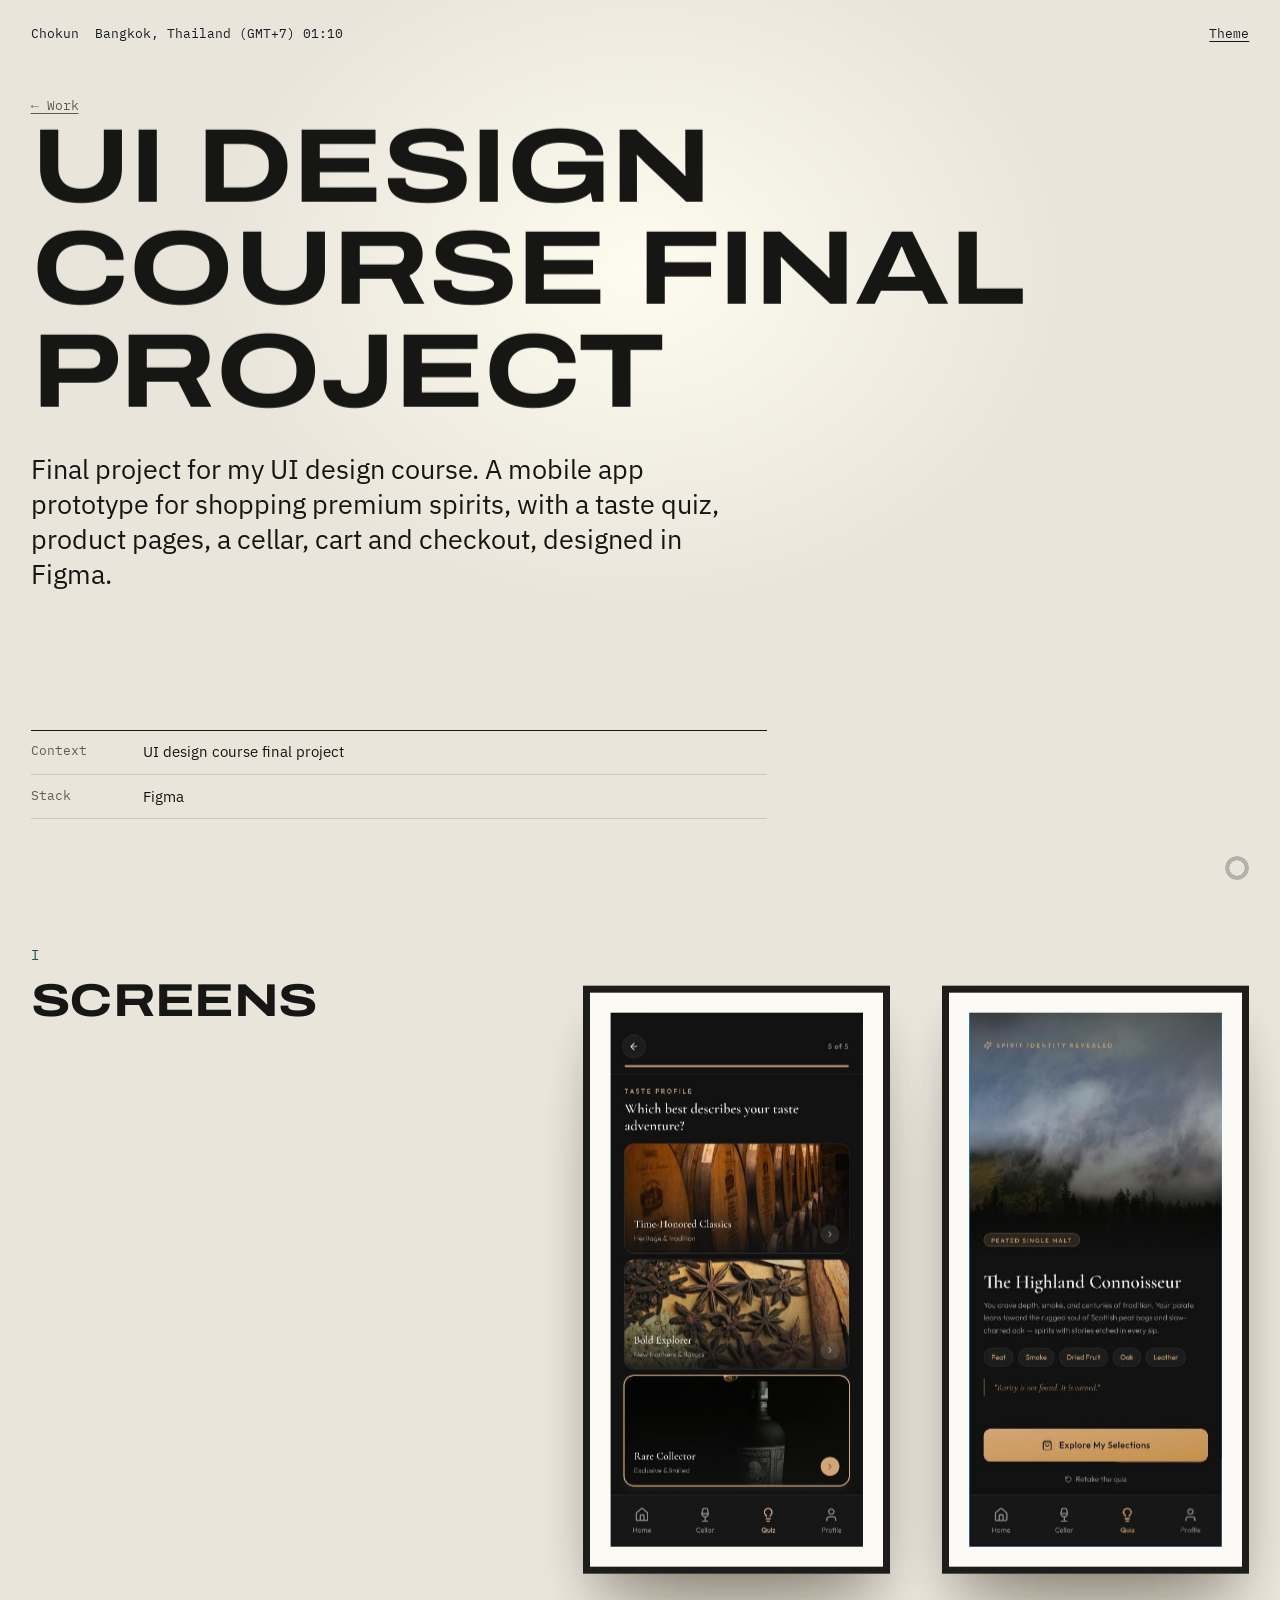
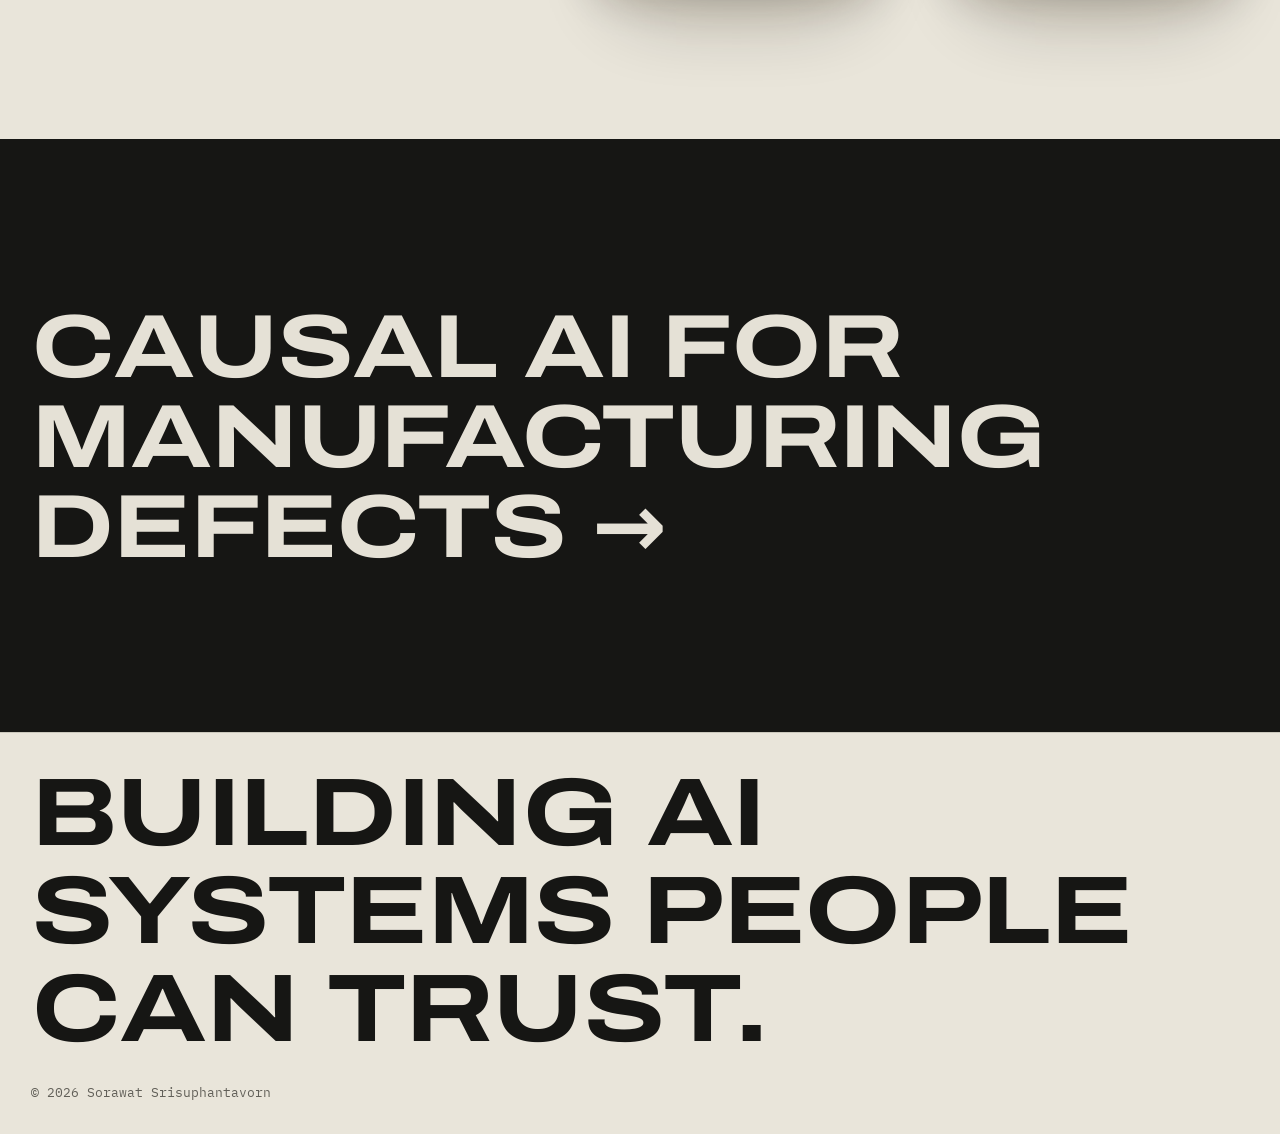
<file: work/ui-design-course-final-project/index.html>
<!DOCTYPE html><html lang="en"><head><meta charset="utf-8"><meta name="viewport" content="width=device-width, initial-scale=1"><title>UI Design Course Final Project | Sorawat Srisuphantavorn</title><link rel="icon" href="data:image/svg+xml,%3Csvg xmlns='http://www.w3.org/2000/svg' viewBox='0 0 32 32'%3E%3Crect width='32' height='32' rx='6' fill='%230b1210'/%3E%3Cpath d='M8 17l5 6 11-14' fill='none' stroke='%235cc8b2' stroke-width='4' stroke-linecap='round' stroke-linejoin='round'/%3E%3C/svg%3E"><meta name="description" content="Final project for my UI design course. A mobile app prototype for shopping premium spirits, with a taste quiz, product pages, a cellar, cart and checkout, designed in Figma."><link rel="canonical" href="https://srsck.github.io/work/ui-design-course-final-project/"><meta property="og:type" content="website"><meta property="og:title" content="UI Design Course Final Project | Sorawat Srisuphantavorn"><meta property="og:description" content="Final project for my UI design course. A mobile app prototype for shopping premium spirits, with a taste quiz, product pages, a cellar, cart and checkout, designed in Figma."><meta property="og:url" content="https://srsck.github.io/work/ui-design-course-final-project/"><meta property="og:image" content="https://srsck.github.io/og.jpg"><meta name="twitter:card" content="summary_large_image"><script>
      document.documentElement.classList.add('js');
      try { const t = localStorage.getItem('theme'); if (t) document.documentElement.dataset.theme = t; } catch {}
    </script><script>
        (() => {
          let seen = false;
          try { seen = sessionStorage.getItem('seen'); } catch {}
          if (seen || matchMedia('(prefers-reduced-motion: reduce)').matches) return;
          const root = document.documentElement;
          root.classList.add('loading');
          // Never leave the page covered if a script fails to arrive.
          setTimeout(() => root.classList.remove('loading'), 5000);
        })();
      </script><link rel="stylesheet" href="/_astro/Layout.BqG7gABX.css"></head><body class="museum"><div id="loader" aria-hidden="true"><span></span></div><div class="ring" aria-hidden="true"></div><a class="skip" href="#main">Skip to content</a><header class="bar"><a href="/" class="bar-name">Chokun</a><span class="bar-place">Bangkok, Thailand (GMT+7) <time id="clock"></time></span><button id="theme" type="button" aria-label="Switch colour theme">Theme</button></header><main id="main"><article class="page" id="ui-design-course-final-project"><header class="entrance"><p class="back"><a href="/">← Work</a></p><h1 style="view-transition-name: t-ui-design-course-final-project">UI Design Course Final Project</h1><p class="summary">Final project for my UI design course. A mobile app prototype for shopping premium spirits, with a taste quiz, product pages, a cellar, cart and checkout, designed in Figma.</p></header><dl class="meta"><div><dt>Context</dt><dd>UI design course final project</dd></div><div><dt>Stack</dt><dd>Figma</dd></div></dl><div class="rooms"><section class="room prose"><h2>Screens</h2><div class="room-body"><div class="gallery"><img src="/figma-quiz.jpg" alt="Taste quiz screen" loading="lazy"><img src="/figma-result.jpg" alt="Quiz result screen" loading="lazy"></div></div></section></div><a class="next" href="/work/causal-ai-for-manufacturing-defects/"><span class="next-title">Causal AI for Manufacturing Defects</span></a></article></main><footer class="foot"><p class="foot-line">Building AI systems people can trust.</p><p class="small">© 2026 Sorawat Srisuphantavorn</p></footer><script>
      const clock = document.getElementById('clock');
      const fmt = new Intl.DateTimeFormat('en-GB', { timeZone: 'Asia/Bangkok', hour: '2-digit', minute: '2-digit' });
      const tick = () => { clock.textContent = fmt.format(new Date()); };
      tick();
      setInterval(tick, 30000);
      document.getElementById('theme').addEventListener('click', () => {
        const root = document.documentElement;
        const dark = root.dataset.theme ? root.dataset.theme === 'dark' : matchMedia('(prefers-color-scheme: dark)').matches;
        root.dataset.theme = dark ? 'light' : 'dark';
        try { localStorage.setItem('theme', root.dataset.theme); } catch {}
      });
    </script><script type="module" src="/_astro/Layout.astro_astro_type_script_index_0_lang.BNLC8zwA.js"></script></body></html>
</file>
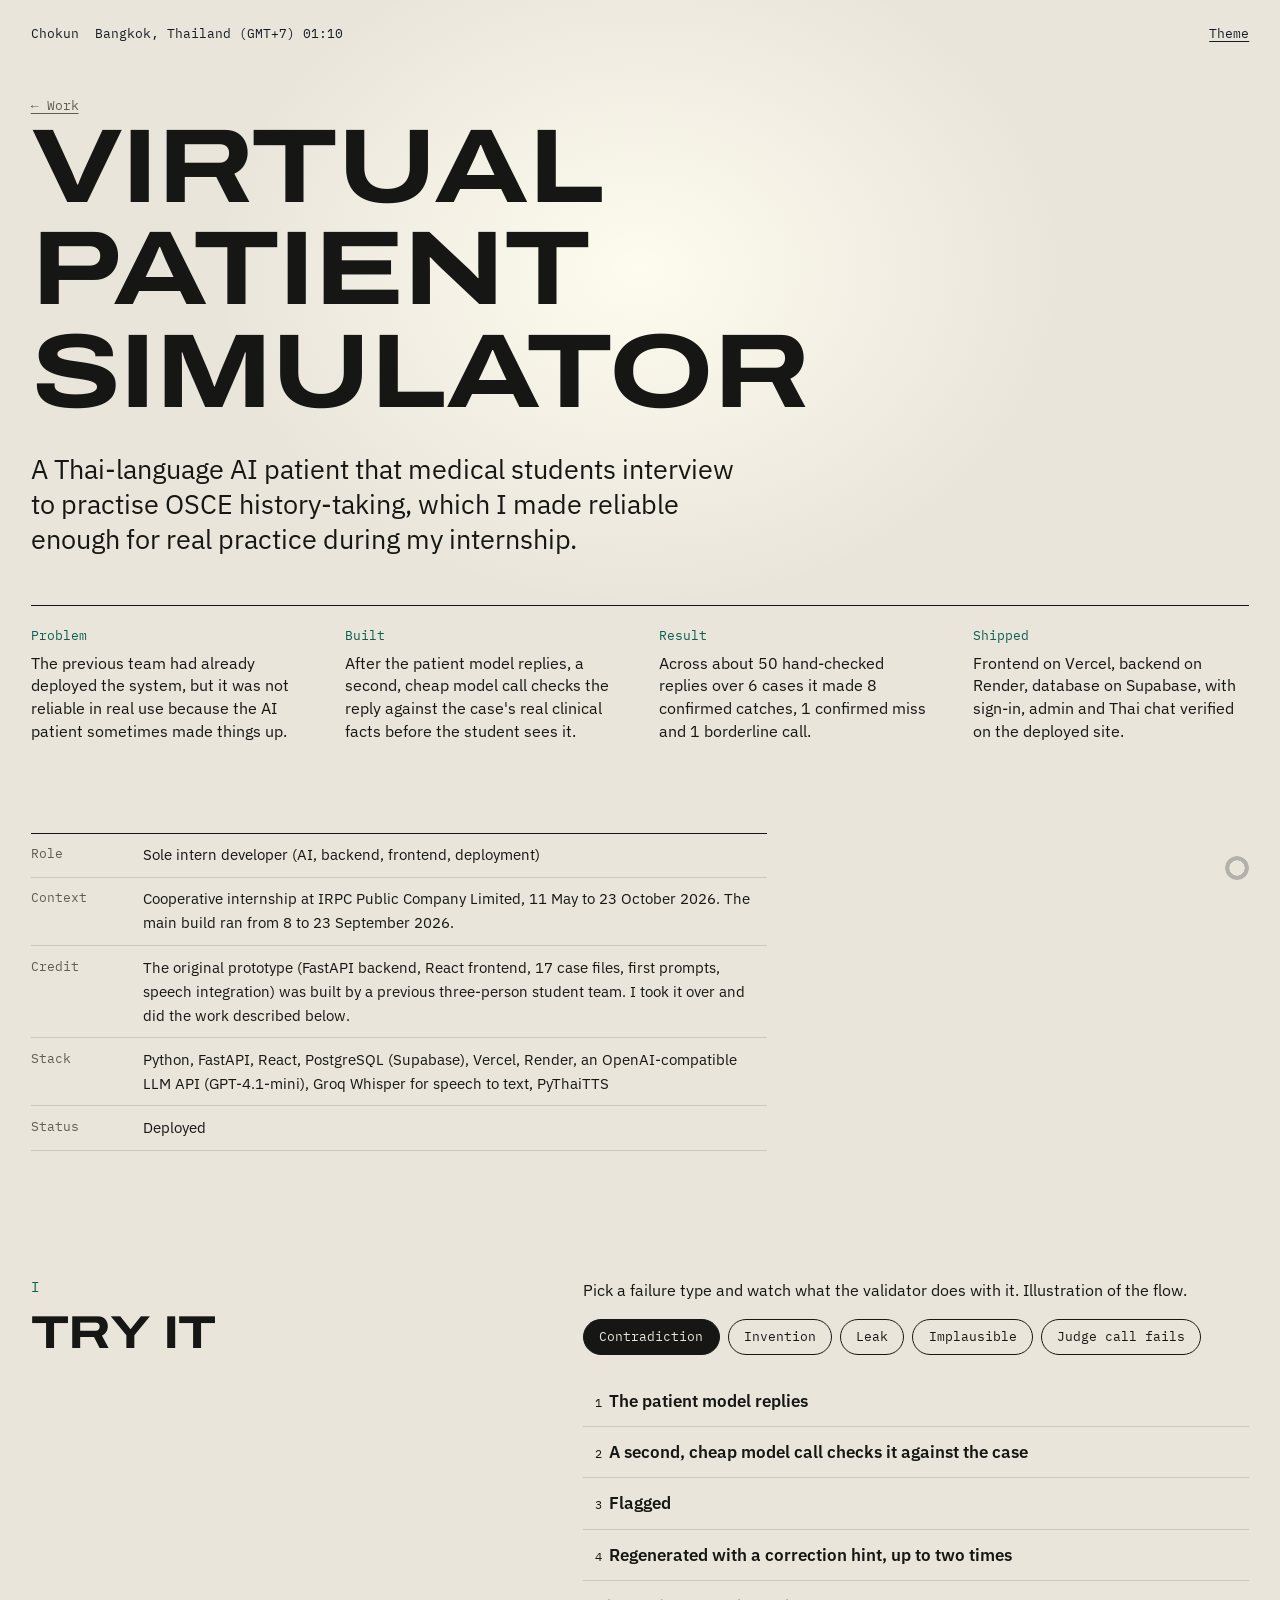
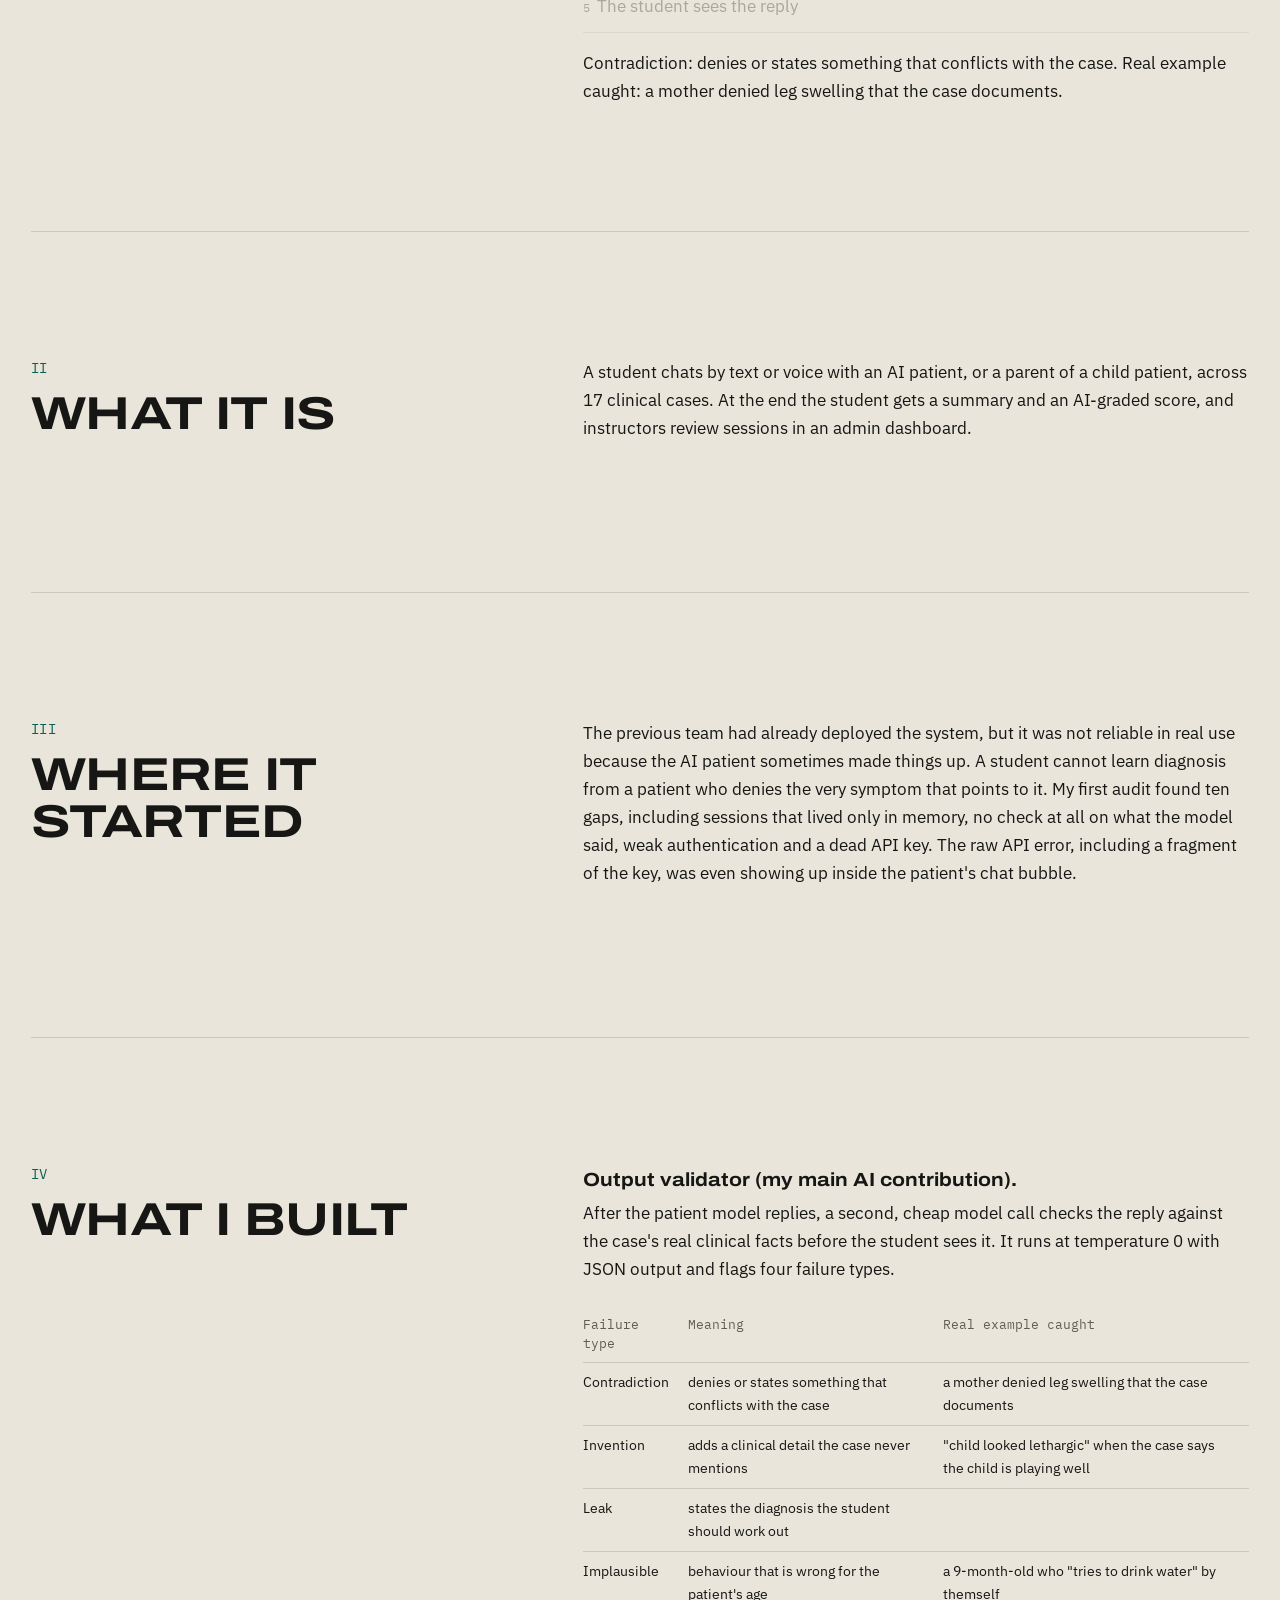
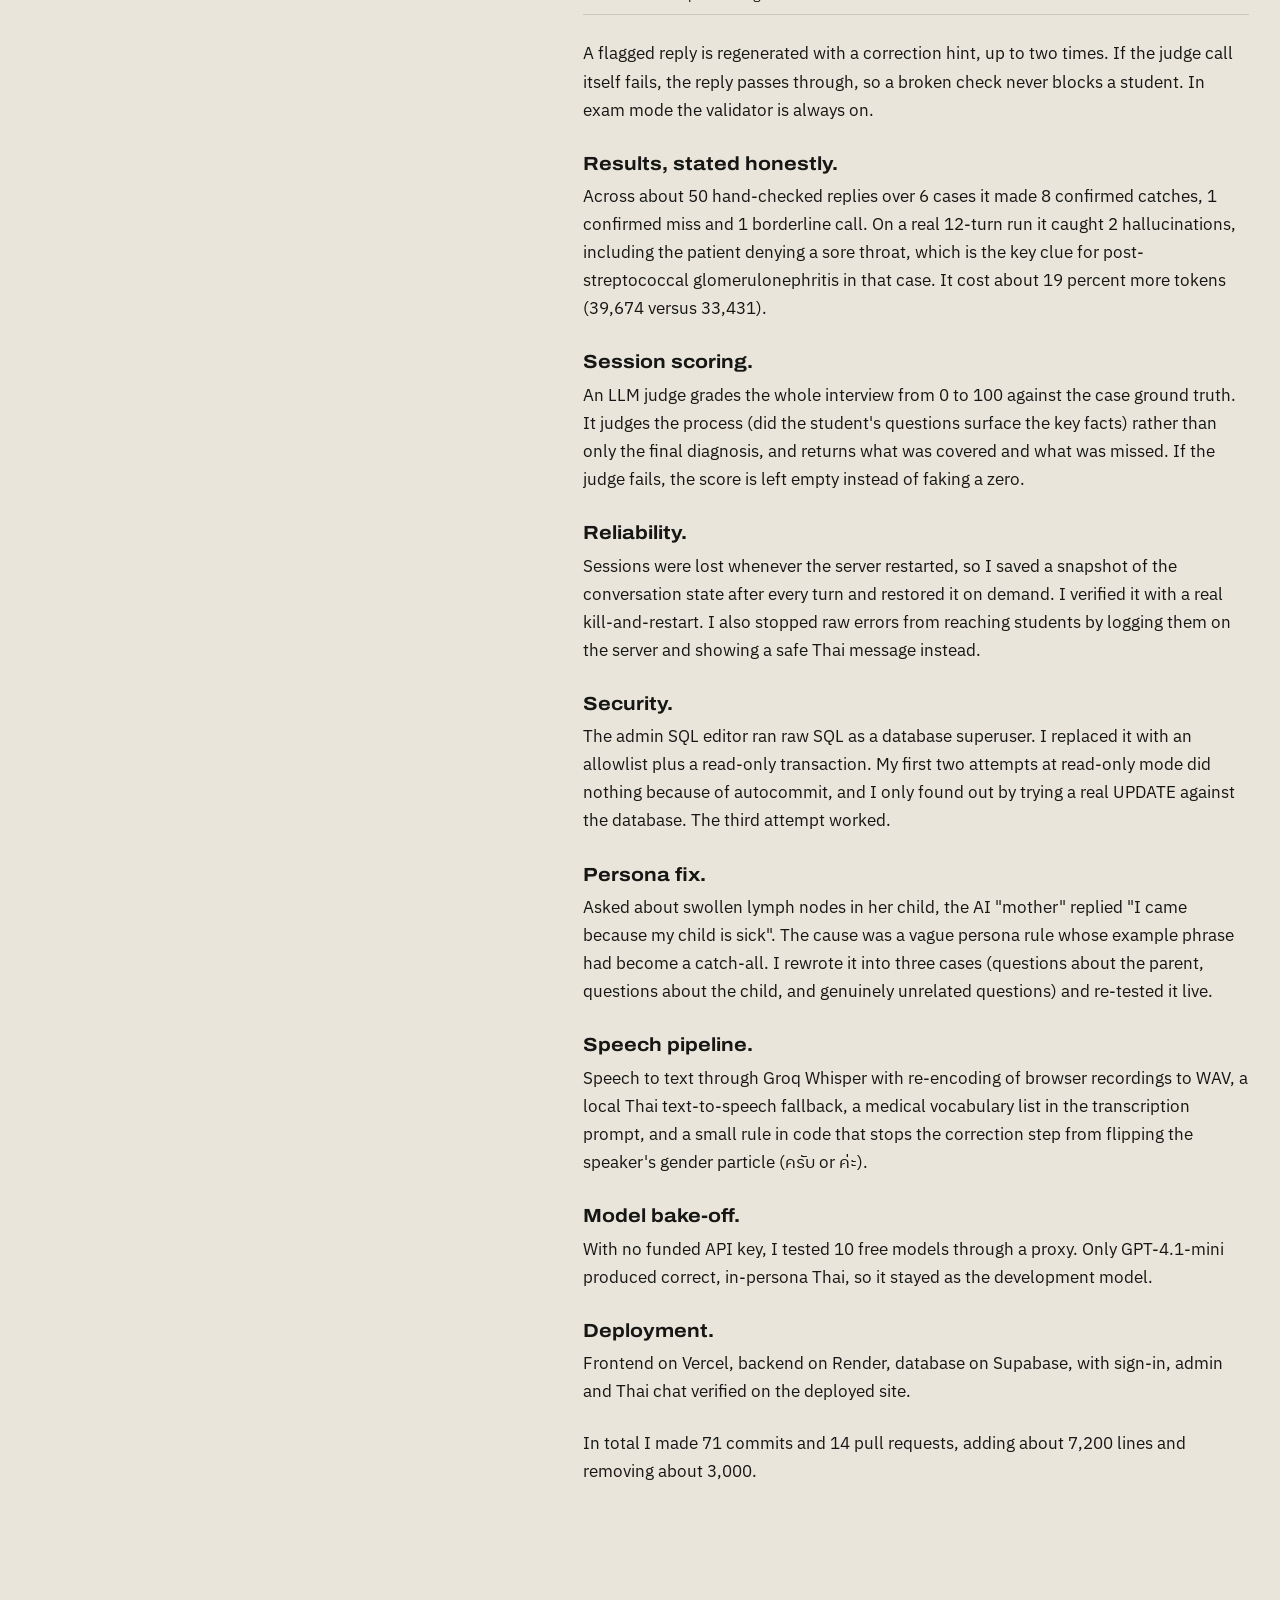
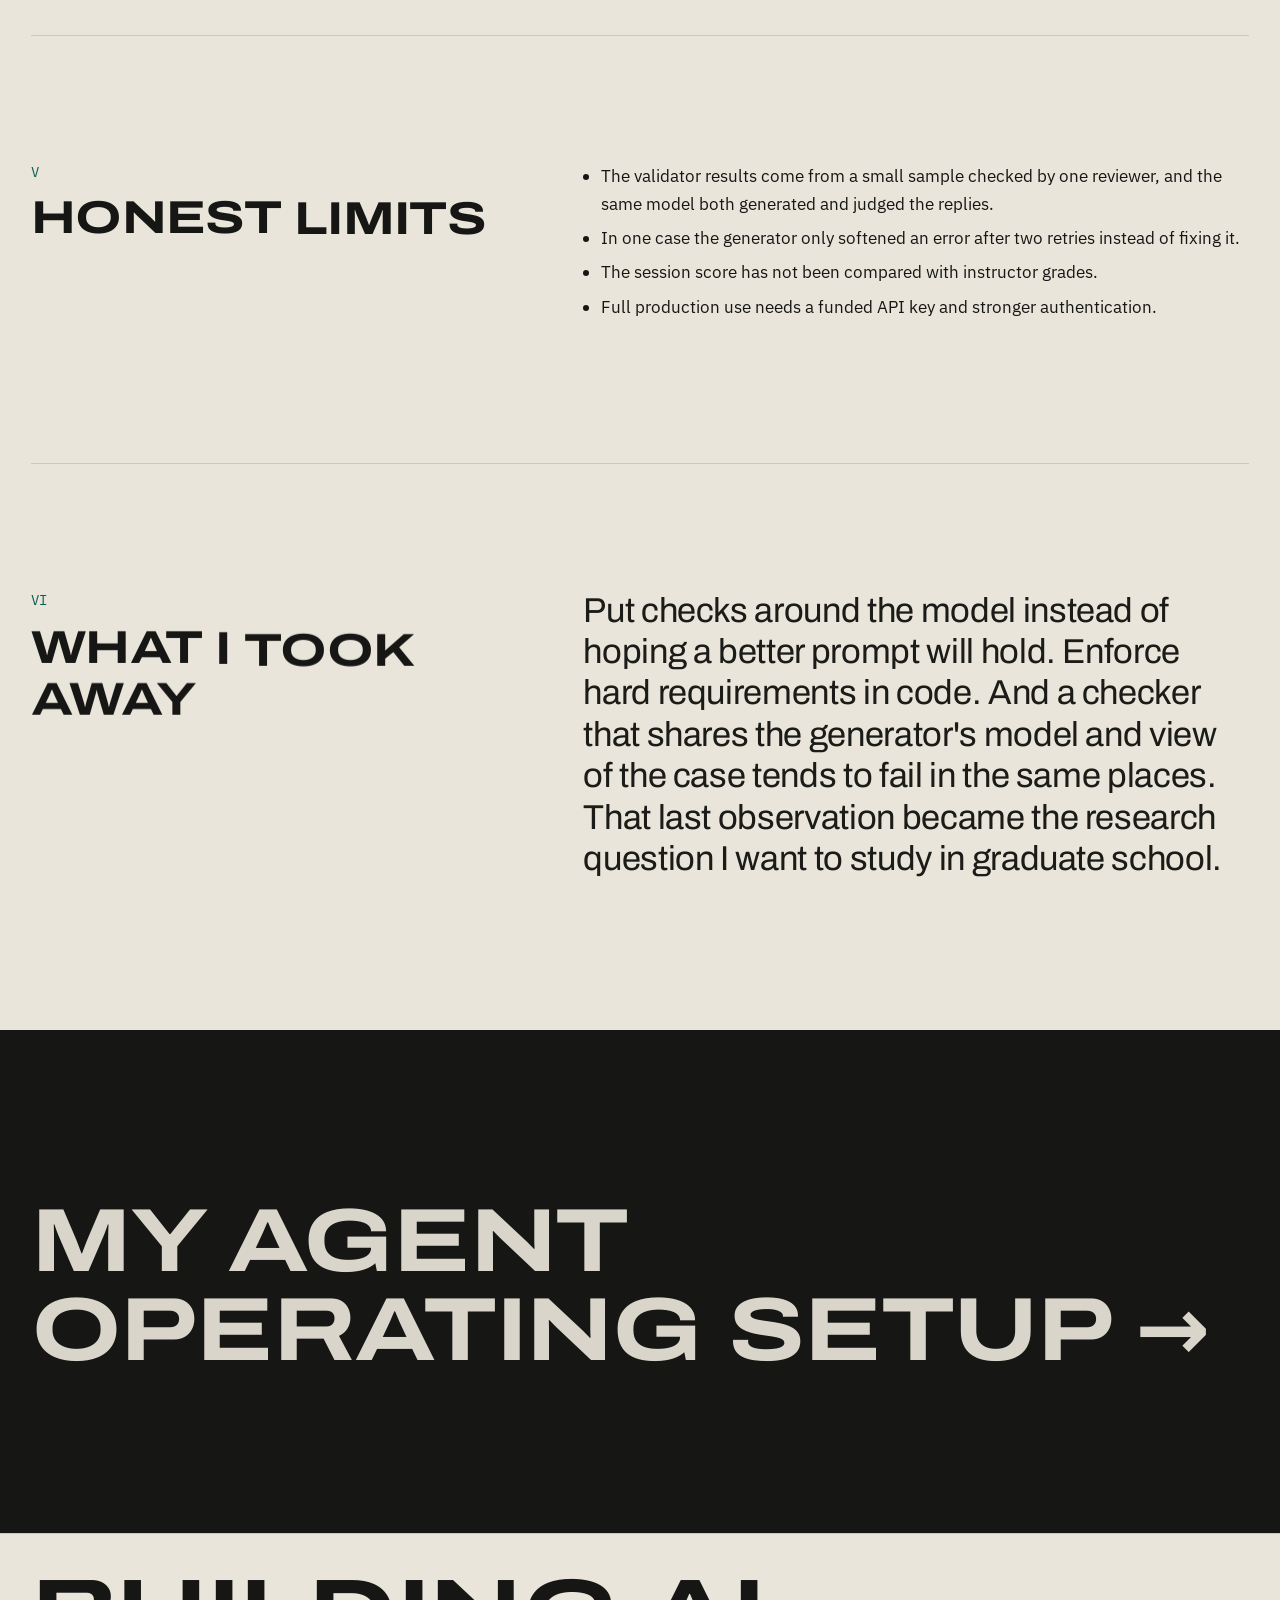
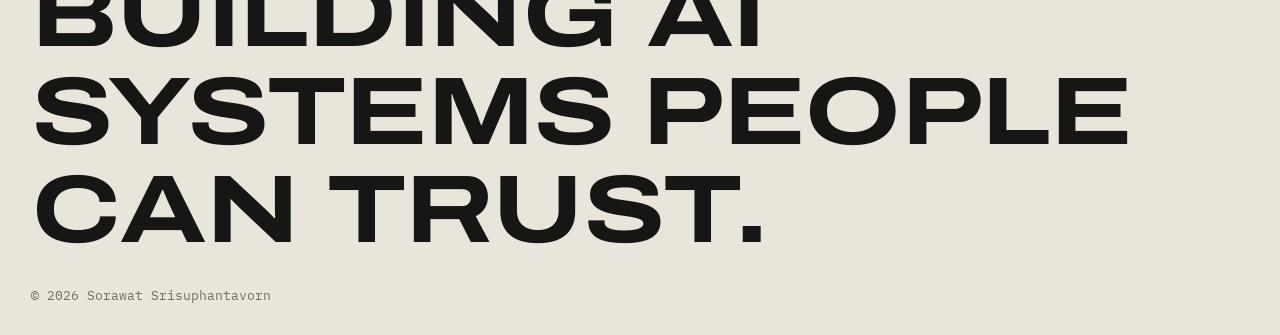
<file: work/virtual-patient-simulator/index.html>
<!DOCTYPE html><html lang="en"><head><meta charset="utf-8"><meta name="viewport" content="width=device-width, initial-scale=1"><title>Virtual Patient Simulator | Sorawat Srisuphantavorn</title><link rel="icon" href="data:image/svg+xml,%3Csvg xmlns='http://www.w3.org/2000/svg' viewBox='0 0 32 32'%3E%3Crect width='32' height='32' rx='6' fill='%230b1210'/%3E%3Cpath d='M8 17l5 6 11-14' fill='none' stroke='%235cc8b2' stroke-width='4' stroke-linecap='round' stroke-linejoin='round'/%3E%3C/svg%3E"><meta name="description" content="A Thai-language AI patient that medical students interview to practise OSCE history-taking, which I made reliable enough for real practice during my internship."><link rel="canonical" href="https://srsck.github.io/work/virtual-patient-simulator/"><meta property="og:type" content="website"><meta property="og:title" content="Virtual Patient Simulator | Sorawat Srisuphantavorn"><meta property="og:description" content="A Thai-language AI patient that medical students interview to practise OSCE history-taking, which I made reliable enough for real practice during my internship."><meta property="og:url" content="https://srsck.github.io/work/virtual-patient-simulator/"><meta property="og:image" content="https://srsck.github.io/og.jpg"><meta name="twitter:card" content="summary_large_image"><script>
      document.documentElement.classList.add('js');
      try { const t = localStorage.getItem('theme'); if (t) document.documentElement.dataset.theme = t; } catch {}
    </script><script>
        (() => {
          let seen = false;
          try { seen = sessionStorage.getItem('seen'); } catch {}
          if (seen || matchMedia('(prefers-reduced-motion: reduce)').matches) return;
          const root = document.documentElement;
          root.classList.add('loading');
          // Never leave the page covered if a script fails to arrive.
          setTimeout(() => root.classList.remove('loading'), 5000);
        })();
      </script><link rel="stylesheet" href="/_astro/Layout.BqG7gABX.css"></head><body class="museum"><div id="loader" aria-hidden="true"><span></span></div><div class="ring" aria-hidden="true"></div><a class="skip" href="#main">Skip to content</a><header class="bar"><a href="/" class="bar-name">Chokun</a><span class="bar-place">Bangkok, Thailand (GMT+7) <time id="clock"></time></span><button id="theme" type="button" aria-label="Switch colour theme">Theme</button></header><main id="main"><article class="page" id="virtual-patient-simulator"><header class="entrance"><p class="back"><a href="/">← Work</a></p><h1 style="view-transition-name: t-virtual-patient-simulator">Virtual Patient Simulator</h1><p class="summary">A Thai-language AI patient that medical students interview to practise OSCE history-taking, which I made reliable enough for real practice during my internship.</p></header><dl class="glance"><div><dt>Problem</dt><dd>The previous team had already deployed the system, but it was not reliable in real use because the AI patient sometimes made things up.</dd></div><div><dt>Built</dt><dd>After the patient model replies, a second, cheap model call checks the reply against the case&#39;s real clinical facts before the student sees it.</dd></div><div><dt>Result</dt><dd>Across about 50 hand-checked replies over 6 cases it made 8 confirmed catches, 1 confirmed miss and 1 borderline call.</dd></div><div><dt>Shipped</dt><dd>Frontend on Vercel, backend on Render, database on Supabase, with sign-in, admin and Thai chat verified on the deployed site.</dd></div></dl><dl class="meta"><div><dt>Role</dt><dd>Sole intern developer (AI, backend, frontend, deployment)</dd></div><div><dt>Context</dt><dd>Cooperative internship at IRPC Public Company Limited, 11 May to 23 October 2026. The main build ran from 8 to 23 September 2026.</dd></div><div><dt>Credit</dt><dd>The original prototype (FastAPI backend, React frontend, 17 case files, first prompts, speech integration) was built by a previous three-person student team. I took it over and did the work described below.</dd></div><div><dt>Stack</dt><dd>Python, FastAPI, React, PostgreSQL (Supabase), Vercel, Render, an OpenAI-compatible LLM API (GPT-4.1-mini), Groq Whisper for speech to text, PyThaiTTS</dd></div><div><dt>Status</dt><dd>Deployed</dd></div></dl><div class="rooms"><section class="room demo-room"><h2>Try it</h2><div class="room-body" data-demo="virtual-patient-simulator"></div></section><section class="room prose"><h2>What it is</h2><div class="room-body"><p>A student chats by text or voice with an AI patient, or a parent of a child patient, across 17 clinical cases. At the end the student gets a summary and an AI-graded score, and instructors review sessions in an admin dashboard.</p>
</div></section><section class="room prose"><h2>Where it started</h2><div class="room-body"><p>The previous team had already deployed the system, but it was not reliable in real use because the AI patient sometimes made things up. A student cannot learn diagnosis from a patient who denies the very symptom that points to it. My first audit found ten gaps, including sessions that lived only in memory, no check at all on what the model said, weak authentication and a dead API key. The raw API error, including a fragment of the key, was even showing up inside the patient&#39;s chat bubble.</p>
</div></section><section class="room prose"><h2>What I built</h2><div class="room-body"><p><strong>Output validator (my main AI contribution).</strong> After the patient model replies, a second, cheap model call checks the reply against the case&#39;s real clinical facts before the student sees it. It runs at temperature 0 with JSON output and flags four failure types.</p>
<table>
<thead>
<tr>
<th>Failure type</th>
<th>Meaning</th>
<th>Real example caught</th>
</tr>
</thead>
<tbody><tr>
<td>Contradiction</td>
<td>denies or states something that conflicts with the case</td>
<td>a mother denied leg swelling that the case documents</td>
</tr>
<tr>
<td>Invention</td>
<td>adds a clinical detail the case never mentions</td>
<td>&quot;child looked lethargic&quot; when the case says the child is playing well</td>
</tr>
<tr>
<td>Leak</td>
<td>states the diagnosis the student should work out</td>
<td></td>
</tr>
<tr>
<td>Implausible</td>
<td>behaviour that is wrong for the patient&#39;s age</td>
<td>a 9-month-old who &quot;tries to drink water&quot; by themself</td>
</tr>
</tbody></table>
<p>A flagged reply is regenerated with a correction hint, up to two times. If the judge call itself fails, the reply passes through, so a broken check never blocks a student. In exam mode the validator is always on.</p>
<p><strong>Results, stated honestly.</strong> Across about 50 hand-checked replies over 6 cases it made 8 confirmed catches, 1 confirmed miss and 1 borderline call. On a real 12-turn run it caught 2 hallucinations, including the patient denying a sore throat, which is the key clue for post-streptococcal glomerulonephritis in that case. It cost about 19 percent more tokens (39,674 versus 33,431).</p>
<p><strong>Session scoring.</strong> An LLM judge grades the whole interview from 0 to 100 against the case ground truth. It judges the process (did the student&#39;s questions surface the key facts) rather than only the final diagnosis, and returns what was covered and what was missed. If the judge fails, the score is left empty instead of faking a zero.</p>
<p><strong>Reliability.</strong> Sessions were lost whenever the server restarted, so I saved a snapshot of the conversation state after every turn and restored it on demand. I verified it with a real kill-and-restart. I also stopped raw errors from reaching students by logging them on the server and showing a safe Thai message instead.</p>
<p><strong>Security.</strong> The admin SQL editor ran raw SQL as a database superuser. I replaced it with an allowlist plus a read-only transaction. My first two attempts at read-only mode did nothing because of autocommit, and I only found out by trying a real UPDATE against the database. The third attempt worked.</p>
<p><strong>Persona fix.</strong> Asked about swollen lymph nodes in her child, the AI &quot;mother&quot; replied &quot;I came because my child is sick&quot;. The cause was a vague persona rule whose example phrase had become a catch-all. I rewrote it into three cases (questions about the parent, questions about the child, and genuinely unrelated questions) and re-tested it live.</p>
<p><strong>Speech pipeline.</strong> Speech to text through Groq Whisper with re-encoding of browser recordings to WAV, a local Thai text-to-speech fallback, a medical vocabulary list in the transcription prompt, and a small rule in code that stops the correction step from flipping the speaker&#39;s gender particle (ครับ or ค่ะ).</p>
<p><strong>Model bake-off.</strong> With no funded API key, I tested 10 free models through a proxy. Only GPT-4.1-mini produced correct, in-persona Thai, so it stayed as the development model.</p>
<p><strong>Deployment.</strong> Frontend on Vercel, backend on Render, database on Supabase, with sign-in, admin and Thai chat verified on the deployed site.</p>
<p>In total I made 71 commits and 14 pull requests, adding about 7,200 lines and removing about 3,000.</p>
</div></section><section class="room prose"><h2>Honest limits</h2><div class="room-body"><ul>
<li>The validator results come from a small sample checked by one reviewer, and the same model both generated and judged the replies.</li>
<li>In one case the generator only softened an error after two retries instead of fixing it.</li>
<li>The session score has not been compared with instructor grades.</li>
<li>Full production use needs a funded API key and stronger authentication.</li>
</ul>
</div></section><section class="room prose"><h2>What I took away</h2><div class="room-body"><p>Put checks around the model instead of hoping a better prompt will hold. Enforce hard requirements in code. And a checker that shares the generator&#39;s model and view of the case tends to fail in the same places. That last observation became the research question I want to study in graduate school.</p>
</div></section></div><a class="next" href="/work/my-agent-operating-setup/"><span class="next-title">My Agent Operating Setup</span></a></article></main><footer class="foot"><p class="foot-line">Building AI systems people can trust.</p><p class="small">© 2026 Sorawat Srisuphantavorn</p></footer><script>
      const clock = document.getElementById('clock');
      const fmt = new Intl.DateTimeFormat('en-GB', { timeZone: 'Asia/Bangkok', hour: '2-digit', minute: '2-digit' });
      const tick = () => { clock.textContent = fmt.format(new Date()); };
      tick();
      setInterval(tick, 30000);
      document.getElementById('theme').addEventListener('click', () => {
        const root = document.documentElement;
        const dark = root.dataset.theme ? root.dataset.theme === 'dark' : matchMedia('(prefers-color-scheme: dark)').matches;
        root.dataset.theme = dark ? 'light' : 'dark';
        try { localStorage.setItem('theme', root.dataset.theme); } catch {}
      });
    </script><script type="module" src="/_astro/Layout.astro_astro_type_script_index_0_lang.BNLC8zwA.js"></script></body></html>
</file>
<file: _astro/Layout.BqG7gABX.css>
@font-face{font-family:Archivo Variable;font-style:normal;font-display:swap;font-weight:100 900;font-stretch:62% 125%;src:url(/_astro/archivo-vietnamese-wdth-normal.rJmnGBSt.woff2)format("woff2-variations");unicode-range:U+102-103,U+110-111,U+128-129,U+168-169,U+1A0-1A1,U+1AF-1B0,U+300-301,U+303-304,U+308-309,U+323,U+329,U+1EA0-1EF9,U+20AB}@font-face{font-family:Archivo Variable;font-style:normal;font-display:swap;font-weight:100 900;font-stretch:62% 125%;src:url(/_astro/archivo-latin-ext-wdth-normal.7khWdh9v.woff2)format("woff2-variations");unicode-range:U+100-2BA,U+2BD-2C5,U+2C7-2CC,U+2CE-2D7,U+2DD-2FF,U+304,U+308,U+329,U+1D00-1DBF,U+1E00-1E9F,U+1EF2-1EFF,U+2020,U+20A0-20AB,U+20AD-20C0,U+2113,U+2C60-2C7F,U+A720-A7FF}@font-face{font-family:Archivo Variable;font-style:normal;font-display:swap;font-weight:100 900;font-stretch:62% 125%;src:url(/_astro/archivo-latin-wdth-normal.DY7AcnAa.woff2)format("woff2-variations");unicode-range:U+??,U+131,U+152-153,U+2BB-2BC,U+2C6,U+2DA,U+2DC,U+304,U+308,U+329,U+2000-206F,U+20AC,U+2122,U+2191,U+2193,U+2212,U+2215,U+FEFF,U+FFFD}@font-face{font-family:IBM Plex Sans;font-style:normal;font-display:swap;font-weight:400;src:url(/_astro/ibm-plex-sans-cyrillic-ext-400-normal.g30qAdWV.woff2)format("woff2"),url(/_astro/ibm-plex-sans-cyrillic-ext-400-normal.Dsrv2Tcn.woff)format("woff");unicode-range:U+460-52F,U+1C80-1C8A,U+20B4,U+2DE0-2DFF,U+A640-A69F,U+FE2E-FE2F}@font-face{font-family:IBM Plex Sans;font-style:normal;font-display:swap;font-weight:400;src:url(/_astro/ibm-plex-sans-cyrillic-400-normal.DZqxrq2p.woff2)format("woff2"),url(/_astro/ibm-plex-sans-cyrillic-400-normal.BTotfTJu.woff)format("woff");unicode-range:U+301,U+400-45F,U+490-491,U+4B0-4B1,U+2116}@font-face{font-family:IBM Plex Sans;font-style:normal;font-display:swap;font-weight:400;src:url(/_astro/ibm-plex-sans-greek-400-normal._efipK4i.woff2)format("woff2"),url(/_astro/ibm-plex-sans-greek-400-normal.D9ESIMu3.woff)format("woff");unicode-range:U+370-377,U+37A-37F,U+384-38A,U+38C,U+38E-3A1,U+3A3-3FF}@font-face{font-family:IBM Plex Sans;font-style:normal;font-display:swap;font-weight:400;src:url(/_astro/ibm-plex-sans-vietnamese-400-normal.DG4YqDda.woff2)format("woff2"),url(/_astro/ibm-plex-sans-vietnamese-400-normal.fK1oJ5dG.woff)format("woff");unicode-range:U+102-103,U+110-111,U+128-129,U+168-169,U+1A0-1A1,U+1AF-1B0,U+300-301,U+303-304,U+308-309,U+323,U+329,U+1EA0-1EF9,U+20AB}@font-face{font-family:IBM Plex Sans;font-style:normal;font-display:swap;font-weight:400;src:url(/_astro/ibm-plex-sans-latin-ext-400-normal.C5H60-Va.woff2)format("woff2"),url(/_astro/ibm-plex-sans-latin-ext-400-normal.RBey6euL.woff)format("woff");unicode-range:U+100-2BA,U+2BD-2C5,U+2C7-2CC,U+2CE-2D7,U+2DD-2FF,U+304,U+308,U+329,U+1D00-1DBF,U+1E00-1E9F,U+1EF2-1EFF,U+2020,U+20A0-20AB,U+20AD-20C0,U+2113,U+2C60-2C7F,U+A720-A7FF}@font-face{font-family:IBM Plex Sans;font-style:normal;font-display:swap;font-weight:400;src:url(/_astro/ibm-plex-sans-latin-400-normal.CDDApCn2.woff2)format("woff2"),url(/_astro/ibm-plex-sans-latin-400-normal.CYLoc0-x.woff)format("woff");unicode-range:U+??,U+131,U+152-153,U+2BB-2BC,U+2C6,U+2DA,U+2DC,U+304,U+308,U+329,U+2000-206F,U+20AC,U+2122,U+2191,U+2193,U+2212,U+2215,U+FEFF,U+FFFD}@font-face{font-family:IBM Plex Sans;font-style:normal;font-display:swap;font-weight:600;src:url(/_astro/ibm-plex-sans-cyrillic-ext-600-normal.DUMzJB7m.woff2)format("woff2"),url(/_astro/ibm-plex-sans-cyrillic-ext-600-normal.Bz0x94Yp.woff)format("woff");unicode-range:U+460-52F,U+1C80-1C8A,U+20B4,U+2DE0-2DFF,U+A640-A69F,U+FE2E-FE2F}@font-face{font-family:IBM Plex Sans;font-style:normal;font-display:swap;font-weight:600;src:url(/_astro/ibm-plex-sans-cyrillic-600-normal.71GNu3SW.woff2)format("woff2"),url(/_astro/ibm-plex-sans-cyrillic-600-normal.BGq0mW3O.woff)format("woff");unicode-range:U+301,U+400-45F,U+490-491,U+4B0-4B1,U+2116}@font-face{font-family:IBM Plex Sans;font-style:normal;font-display:swap;font-weight:600;src:url(/_astro/ibm-plex-sans-greek-600-normal.DzTrcv_p.woff2)format("woff2"),url(/_astro/ibm-plex-sans-greek-600-normal.D-CqTdkO.woff)format("woff");unicode-range:U+370-377,U+37A-37F,U+384-38A,U+38C,U+38E-3A1,U+3A3-3FF}@font-face{font-family:IBM Plex Sans;font-style:normal;font-display:swap;font-weight:600;src:url(/_astro/ibm-plex-sans-vietnamese-600-normal.DpPYBSTl.woff2)format("woff2"),url(/_astro/ibm-plex-sans-vietnamese-600-normal.DgdngZtN.woff)format("woff");unicode-range:U+102-103,U+110-111,U+128-129,U+168-169,U+1A0-1A1,U+1AF-1B0,U+300-301,U+303-304,U+308-309,U+323,U+329,U+1EA0-1EF9,U+20AB}@font-face{font-family:IBM Plex Sans;font-style:normal;font-display:swap;font-weight:600;src:url(/_astro/ibm-plex-sans-latin-ext-600-normal.DOrvGEcy.woff2)format("woff2"),url(/_astro/ibm-plex-sans-latin-ext-600-normal.DIrixKbi.woff)format("woff");unicode-range:U+100-2BA,U+2BD-2C5,U+2C7-2CC,U+2CE-2D7,U+2DD-2FF,U+304,U+308,U+329,U+1D00-1DBF,U+1E00-1E9F,U+1EF2-1EFF,U+2020,U+20A0-20AB,U+20AD-20C0,U+2113,U+2C60-2C7F,U+A720-A7FF}@font-face{font-family:IBM Plex Sans;font-style:normal;font-display:swap;font-weight:600;src:url(/_astro/ibm-plex-sans-latin-600-normal.CuJfVYMP.woff2)format("woff2"),url(/_astro/ibm-plex-sans-latin-600-normal.Cu4Hd6ag.woff)format("woff");unicode-range:U+??,U+131,U+152-153,U+2BB-2BC,U+2C6,U+2DA,U+2DC,U+304,U+308,U+329,U+2000-206F,U+20AC,U+2122,U+2191,U+2193,U+2212,U+2215,U+FEFF,U+FFFD}@font-face{font-family:IBM Plex Mono;font-style:normal;font-display:swap;font-weight:400;src:url(/_astro/ibm-plex-mono-cyrillic-ext-400-normal.xuaO2J-f.woff2)format("woff2"),url(/_astro/ibm-plex-mono-cyrillic-ext-400-normal.DMdlQ8Kv.woff)format("woff");unicode-range:U+460-52F,U+1C80-1C8A,U+20B4,U+2DE0-2DFF,U+A640-A69F,U+FE2E-FE2F}@font-face{font-family:IBM Plex Mono;font-style:normal;font-display:swap;font-weight:400;src:url(/_astro/ibm-plex-mono-cyrillic-400-normal.BSMlKf0J.woff2)format("woff2"),url(/_astro/ibm-plex-mono-cyrillic-400-normal.CEL4l2ZJ.woff)format("woff");unicode-range:U+301,U+400-45F,U+490-491,U+4B0-4B1,U+2116}@font-face{font-family:IBM Plex Mono;font-style:normal;font-display:swap;font-weight:400;src:url(/_astro/ibm-plex-mono-vietnamese-400-normal.BulugwFq.woff2)format("woff2"),url(/_astro/ibm-plex-mono-vietnamese-400-normal.DDuiU_S-.woff)format("woff");unicode-range:U+102-103,U+110-111,U+128-129,U+168-169,U+1A0-1A1,U+1AF-1B0,U+300-301,U+303-304,U+308-309,U+323,U+329,U+1EA0-1EF9,U+20AB}@font-face{font-family:IBM Plex Mono;font-style:normal;font-display:swap;font-weight:400;src:url(/_astro/ibm-plex-mono-latin-ext-400-normal.BmRBH3aV.woff2)format("woff2"),url(/_astro/ibm-plex-mono-latin-ext-400-normal.D3D2R8hC.woff)format("woff");unicode-range:U+100-2BA,U+2BD-2C5,U+2C7-2CC,U+2CE-2D7,U+2DD-2FF,U+304,U+308,U+329,U+1D00-1DBF,U+1E00-1E9F,U+1EF2-1EFF,U+2020,U+20A0-20AB,U+20AD-20C0,U+2113,U+2C60-2C7F,U+A720-A7FF}@font-face{font-family:IBM Plex Mono;font-style:normal;font-display:swap;font-weight:400;src:url(/_astro/ibm-plex-mono-latin-400-normal.DMJ8VG8y.woff2)format("woff2"),url(/_astro/ibm-plex-mono-latin-400-normal.CvHOgSBP.woff)format("woff");unicode-range:U+??,U+131,U+152-153,U+2BB-2BC,U+2C6,U+2DA,U+2DC,U+304,U+308,U+329,U+2000-206F,U+20AC,U+2122,U+2191,U+2193,U+2212,U+2215,U+FEFF,U+FFFD}@font-face{font-family:IBM Plex Sans Thai;font-style:normal;font-display:swap;font-weight:400;src:url(/_astro/ibm-plex-sans-thai-thai-400-normal.Bt1rR4gi.woff2)format("woff2"),url(/_astro/ibm-plex-sans-thai-thai-400-normal.DKc8V4lk.woff)format("woff")}@property --wght{syntax:"<number>";inherits:true;initial-value:700}@property --curve{syntax:"<number>";inherits:true;initial-value:1}:root{--bg:#f3f1ea;--panel:#f3f1ea;--ink:#161614;--muted:#5f5d56;--line:#cbc8bc;--accent:#0b5f52;--on-accent:#f6f4ef;--wall:#e9e5da;--floor:#cfc9b9;--wall-light:#fffcf0f2;--mat:#fbfaf5;--frame:#1b1a18;--shadow:#281e0f52;--sans:"IBM Plex Sans", "IBM Plex Sans Thai", system-ui, sans-serif;--mono:"IBM Plex Mono", ui-monospace, monospace;--display:"Archivo Variable", "IBM Plex Sans", system-ui, sans-serif;--gutter:clamp(16px, 2.4vw, 40px);--ease:cubic-bezier(.2, .8, .2, 1);color-scheme:light}@media (prefers-color-scheme:dark){:root:not([data-theme=light]){--bg:#04211c;--panel:#0a1412;--ink:#eeece4;--muted:#a7a59c;--line:#2b3733;--accent:#5cd8c0;--on-accent:#06211c;--wall:#15191a;--floor:#0c0e0e;--wall-light:#fff4de4d;--mat:#f4f1e8;--frame:#050505;--shadow:#000000bf;color-scheme:dark}}:root[data-theme=dark]{--bg:#04211c;--panel:#0a1412;--ink:#eeece4;--muted:#a7a59c;--line:#2b3733;--accent:#5cd8c0;--on-accent:#06211c;--wall:#15191a;--floor:#0c0e0e;--wall-light:#fff4de4d;--mat:#f4f1e8;--frame:#050505;--shadow:#000000bf;color-scheme:dark}*{box-sizing:border-box}html.lenis,html.lenis body{height:auto}.lenis.lenis-stopped{overflow:clip}body{background:var(--bg);color:var(--ink);font:400 1.0625rem/1.6 var(--sans);margin:0;overflow-x:clip}a{color:inherit;text-underline-offset:.2em}a:focus-visible,button:focus-visible,summary:focus-visible,img:focus-visible{outline:2px solid var(--accent);outline-offset:3px}.skip{z-index:60;position:absolute;left:-999px}.skip:focus{background:var(--bg);padding:4px 8px;top:8px;left:16px}@view-transition{navigation:auto}::view-transition-old(root),::view-transition-new(root){animation-duration:.5s}#art{z-index:-2;opacity:0;pointer-events:none;width:100%;height:100%;transition:opacity .8s;position:fixed;inset:0}#art.on{opacity:1}.gridlines{z-index:-1;pointer-events:none;opacity:.4;background-image:url("data:image/svg+xml,%3Csvg xmlns='http://www.w3.org/2000/svg' width='360' height='300'%3E%3Cpath d='M180 0v300M0 150h360' stroke='%2388c9bb' stroke-opacity='.35'/%3E%3Cpath d='M180 141v18M171 150h18' stroke='%2388c9bb' stroke-width='1.5'/%3E%3C/svg%3E");background-position:50%;background-size:360px 300px;position:fixed;inset:0}#loader{display:none}.loading #loader{z-index:70;background:var(--bg);place-items:center;display:grid;position:fixed;inset:0}#loader span{background:linear-gradient(var(--ink), var(--ink)) no-repeat left / 0 100%, var(--line);width:7rem;height:2px;animation:1.4s cubic-bezier(.7,0,.2,1) forwards load;display:block}@keyframes load{to{background-size:100% 100%,auto}}.ring{right:var(--gutter);z-index:50;background:conic-gradient(#fff calc(var(--p,0) * 360deg), #ffffff40 0);mix-blend-mode:difference;pointer-events:none;border-radius:50%;width:1.5rem;height:1.5rem;position:fixed;bottom:1.25rem;mask:radial-gradient(closest-side,#0000 62%,#000 65%)}.bar{z-index:50;padding:1rem var(--gutter);font:400 .8125rem/1.5 var(--mono);color:#fff;mix-blend-mode:difference;pointer-events:none;flex-wrap:wrap;align-items:baseline;gap:.25rem 1rem;display:flex;position:fixed;inset:0 0 auto}.bar a,.bar button{pointer-events:auto}.bar-name{text-decoration:none}.bar-place{flex:1;min-width:12rem}#theme{color:inherit;font:inherit;text-underline-offset:.2em;cursor:pointer;background:0 0;border:0;padding:.5rem 0;text-decoration:underline}h1{font-family:var(--display);letter-spacing:-.015em;text-transform:uppercase;margin:0;font-weight:700;font-stretch:125%;line-height:1.02}.w{vertical-align:top;margin-bottom:-.08em;padding-bottom:.08em;display:inline-block;overflow:hidden}.wi{will-change:transform;display:inline-block}.c{text-align:center;font-variation-settings:"wght" var(--wght), "wdth" 125;display:inline-block}.hero{min-height:100svh;padding:4.5rem var(--gutter) 1.5rem;flex-direction:column;display:flex}.hero h1{max-width:18ch;font-size:clamp(2rem,min(5.6vw,11vh),6.25rem)}.hero-name{font:400 .875rem/1.5 var(--mono);opacity:.8;order:-1;margin:0 0 .75rem}.hero-status{max-width:44ch;font:400 .9375rem/1.55 var(--mono);margin:auto 0 0}.print-url,.hero-bio{display:none}@media (width>=70rem){.hero{position:relative}.hero h1{font-size:clamp(2rem,min(5.2vw,11vh),6rem)}.hero-bio{top:5.4rem;right:var(--gutter);width:min(26rem,27vw);font:400 1rem/1.55 var(--sans);margin:0;display:block;position:absolute}.work>.about{display:none}}.about{padding:clamp(2rem, 7vh, 4.5rem) var(--gutter) clamp(2.5rem, 9vh, 6rem);font:400 clamp(1.25rem, 2.1vw, 1.875rem)/1.36 var(--sans);letter-spacing:-.01em;max-width:62rem;margin:0}.about .w{overflow:visible}.work{background:var(--panel);counter-reset:group;margin-top:14vw;padding-bottom:clamp(4rem,12vh,8rem);position:relative}.work:before{content:"";background:var(--panel);height:14vw;transform:scaleY(var(--curve,1));transform-origin:bottom;pointer-events:none;border-radius:50% 50% 0 0/100% 100% 0 0;position:absolute;bottom:calc(100% - 1px);left:0;right:0}.group{padding:clamp(3rem, 9vh, 6.5rem) var(--gutter) 0;counter-increment:group}.group>h2{font-family:var(--display);letter-spacing:-.015em;text-transform:uppercase;margin:0 0 1.25rem;font-size:clamp(1.75rem,5.2vw,5rem);font-weight:700;font-stretch:125%;line-height:1.02;position:relative}.group>h2:before{content:counter(group, decimal-leading-zero);font:400 .8125rem/1.5 var(--mono);letter-spacing:0;color:var(--accent);margin-bottom:.5rem;display:block}.rows{border-top:1px solid var(--line);margin:0;padding:0;list-style:none}.row{border-bottom:1px solid var(--line);position:relative}.row-main{cursor:pointer;isolation:isolate;transition:padding .5s var(--ease), color .25s;grid-template-columns:11rem 1fr 7rem 7rem 1.5rem;align-items:baseline;gap:.25rem 1rem;padding:1.1rem 0;text-decoration:none;list-style:none;display:grid;position:relative}.row-main::-webkit-details-marker{display:none}.row-main:before{content:"";inset:0 calc(var(--gutter) * -1);z-index:-1;background:var(--accent);transform-origin:bottom;transition:transform .45s var(--ease);position:absolute;transform:scaleY(0)}.row-main:after{font:400 1rem/1 var(--mono);transition:transform .45s var(--ease);justify-self:end}a.row-main:after{content:"↗"}summary.row-main:after{content:"+"}details[open] summary.row-main:after{transform:rotate(45deg)}.row-label,.row-year,.row-status{font:400 .8125rem/1.5 var(--mono);color:var(--muted);transition:color .25s}.row-title{font-family:var(--display);letter-spacing:-.012em;transition:font-stretch .5s var(--ease);font-size:clamp(1.25rem,2.6vw,2.5rem);font-weight:600;font-stretch:112%;line-height:1.1}.row-status.lit{color:var(--accent)}@media (hover:hover){.row-main:hover{color:var(--on-accent);padding-left:1rem;padding-right:1rem}.row-main:hover:before{transform:scaleY(1)}.row-main:hover .row-title{font-stretch:125%}.row-main:hover .row-label,.row-main:hover .row-year,.row-main:hover .row-status{color:var(--on-accent)}a.row-main:hover:after{transform:translate(3px,-3px)scale(1.3)}}.row-body{max-width:58rem;padding:0 0 1.5rem 12rem}.preview{z-index:40;aspect-ratio:4/5;object-fit:cover;object-position:top;opacity:0;pointer-events:none;clip-path:inset(50% 0%);width:clamp(13rem,21vw,22rem);position:fixed;top:0;left:0;transform:scale(.9);box-shadow:0 30px 80px #00000073}.prose h3{font:400 .8125rem/1.5 var(--mono);color:var(--muted);margin:2rem 0 .5rem}.prose p{margin:0 0 1rem}.prose ul{margin:0 0 1rem;padding-left:1.125rem}.prose li{margin-bottom:.375rem}.row-body.prose p:last-child{margin-bottom:0}.prose table{border-collapse:collapse;width:100%;margin:0 0 1.5rem;font-size:.875rem;display:block;overflow-x:auto}.prose th,.prose td{border-bottom:1px solid var(--line);text-align:left;vertical-align:top;padding:.5rem .75rem .5rem 0}.prose th{font:400 .8125rem/1.5 var(--mono);color:var(--muted)}.education{max-width:58rem;padding-top:1rem}.education h3:first-child{margin-top:0}.museum{--bg:var(--wall);background-color:var(--wall);background-image:radial-gradient(38rem 30rem at var(--mx,50%) var(--my,30%), var(--wall-light), transparent 70%);background-attachment:fixed}.page{counter-reset:room;position:relative}.entrance{min-height:64svh;padding:6rem var(--gutter) 3rem;flex-direction:column;justify-content:flex-end;display:flex}.back{font:400 .8125rem/1.5 var(--mono);color:var(--muted);margin:0 0 auto}.page h1{max-width:14ch;font-size:clamp(2.25rem,8.2vw,9rem);line-height:.98}.summary{max-width:44rem;margin:1.75rem 0 0;font-size:clamp(1.1875rem,2.1vw,1.75rem);line-height:1.3}.glance{margin:0 var(--gutter);border-top:1px solid var(--ink);grid-template-columns:repeat(auto-fit,minmax(15rem,1fr));gap:1.5rem clamp(1.5rem,3vw,3rem);padding-top:1.25rem;display:grid}.glance dt{font:400 .8125rem/1.5 var(--mono);color:var(--accent);margin-bottom:.4rem}.glance dd{margin:0;font-size:clamp(1rem,1.25vw,1.1875rem);line-height:1.42}.meta{margin:clamp(3rem, 10vh, 6rem) var(--gutter) 0;border-top:1px solid var(--ink);max-width:46rem}.meta div{border-bottom:1px solid var(--line);grid-template-columns:6rem 1fr;gap:1rem;padding:.6rem 0;display:grid}.meta dt{font:400 .8125rem/1.7 var(--mono);color:var(--muted)}.meta dd{margin:0;font-size:.9375rem}.wall-text{margin:3rem var(--gutter) 0;max-width:46rem;font-size:1.125rem}.rooms{padding:0 var(--gutter)}.room{counter-increment:room;border-bottom:1px solid var(--line);grid-template-columns:minmax(0,5fr) minmax(0,7fr);gap:2rem clamp(2rem,6vw,7rem);padding:clamp(4rem,14vh,9rem) 0;display:grid}.room h2{font-family:var(--display);letter-spacing:-.015em;text-transform:uppercase;align-self:start;margin:0;font-size:clamp(1.625rem,3.6vw,3.5rem);font-weight:700;font-stretch:125%;line-height:1.02;position:sticky;top:5rem}.room h2:before{content:counter(room, upper-roman);font:400 .875rem/1.5 var(--mono);letter-spacing:.04em;color:var(--accent);margin-bottom:.75rem;display:block}.room-body{min-width:0;max-width:46rem;font-size:1.0625rem;line-height:1.65}.room-body>p>strong:first-child{font-family:var(--display);margin-bottom:.2rem;font-size:1.1875rem;font-stretch:112%;display:block}.room-body>p{margin-bottom:1.5rem}.room:last-child{border-bottom:0}.room:last-child .room-body{font-family:var(--display);letter-spacing:-.01em;font-size:clamp(1.375rem,2.7vw,2.5rem);line-height:1.2}.gallery{perspective:1400px;flex-wrap:wrap;justify-content:center;gap:clamp(1.5rem,4vw,4rem);margin:2.5rem 0;display:flex}.page>.gallery{margin:clamp(3rem, 10vh, 6rem) var(--gutter)}.gallery img,.gallery video{background:var(--mat);border:clamp(4px, .6vw, 9px) solid var(--frame);max-width:100%;height:auto;box-shadow:0 30px 50px -16px var(--shadow), 0 70px 90px -40px var(--shadow);padding:clamp(10px,1.6vw,26px);display:block}.gallery img{cursor:zoom-in;transition:box-shadow .5s var(--ease)}.gallery img:hover{box-shadow:0 45px 70px -16px var(--shadow), 0 90px 110px -40px var(--shadow)}.gallery:has(>:nth-child(2)) img{flex:0 calc(50% - clamp(1.5rem,4vw,4rem)/2);width:0;min-width:8rem}.exhibits{gap:clamp(2.5rem,6vw,5rem);display:grid}.exhibit{margin:0}.exhibit img{background:var(--mat);border:clamp(3px, .45vw, 7px) solid var(--frame);width:100%;height:auto;box-shadow:0 30px 50px -16px var(--shadow), 0 70px 90px -40px var(--shadow);cursor:zoom-in;padding:clamp(8px,1.2vw,18px);display:block}.exhibit figcaption{font:400 .8125rem/1.5 var(--mono);color:var(--muted);margin-top:1rem}.row-body .gallery{justify-content:flex-start}.lightbox{cursor:zoom-out;background:#080808f0;border:0;width:100vw;max-width:100vw;height:100vh;max-height:100vh;padding:2rem}.lightbox[open]{place-items:center;animation:.3s fade;display:grid}.lightbox img{object-fit:contain;max-width:100%;max-height:100%;box-shadow:0 40px 100px #000}@keyframes fade{0%{opacity:0}}.next{padding:clamp(5rem, 18vh, 11rem) var(--gutter);background:var(--ink);color:var(--wall);text-decoration:none;display:block;overflow:hidden}.next-title{font-family:var(--display);letter-spacing:-.015em;text-transform:uppercase;transition:transform .6s var(--ease);font-size:clamp(2rem,7vw,7.5rem);font-weight:700;font-stretch:125%;line-height:1;display:block}.next-title:after{content:" →"}.next:hover .next-title{transform:translate(1.5rem)}.foot{padding:2rem var(--gutter) 2rem;border-top:1px solid var(--line);position:relative}.foot-line{font-family:var(--display);letter-spacing:-.015em;text-transform:uppercase;margin:0;font-size:clamp(2rem,7.5vw,7.5rem);font-weight:700;font-stretch:125%;line-height:1.02}.contacts{flex-wrap:wrap;gap:1.5rem;margin:1.5rem 0 0;padding:0;font-size:1.125rem;list-style:none;display:flex}.small{font:400 .8125rem/1.5 var(--mono);color:var(--muted);margin:1.5rem 0 0}.home .foot{border-top:0;flex-direction:column;justify-content:space-between;min-height:72svh;padding-top:3rem;display:flex;overflow:hidden}.js .home .foot-line{margin-inline:calc(var(--gutter) * -1);white-space:nowrap}.strip{will-change:transform;display:inline-block}.home .small{color:inherit}.stage{display:none}.stage.ready{height:100svh;padding:3.5rem var(--gutter) 1.25rem;background:var(--panel);grid-template-columns:minmax(0,4fr) minmax(0,8fr);gap:clamp(1rem,2.5vw,2.5rem);display:grid;overflow:clip}.stage-list{flex-direction:column;justify-content:center;min-height:0;display:flex}.stage-label{font:400 .8125rem/1.5 var(--mono);color:var(--accent);margin:0 0 .75rem}.stage-list ul{border-top:1px solid var(--line);margin:0;padding:0;list-style:none}.stage-list li{border-bottom:1px solid var(--line)}.stage-name{color:var(--muted);transition:color .25s, padding .45s var(--ease);padding:clamp(.45rem,1.1vh,.75rem) 0;text-decoration:none;display:block}.stage-title{font-family:var(--display);letter-spacing:-.01em;view-transition-name:var(--vt);font-size:clamp(1.0625rem,min(1.9vw,3.3vh),2rem);font-weight:650;font-stretch:112%;line-height:1.12;display:block}.stage-name small{font:400 .75rem/1.4 var(--mono);margin-top:.3rem;display:none}.stage-name small span{margin-right:1.25em}.stage-name.on{color:var(--ink);padding-left:.75rem}.stage-name.on small{color:var(--muted);display:block}.row-title{view-transition-name:var(--vt)}.stage-side{flex-direction:column;min-width:0;min-height:0;display:flex}.stage-view{flex:1;min-width:0;min-height:0;display:block}.stage-caption{flex:none;max-width:52rem;min-height:4.4em;margin:.9rem 0 0;font-size:clamp(.9375rem,1.2vw,1.125rem);line-height:1.45}.stage-canvas{width:100%;height:100%;display:block}.cursor{z-index:80;mix-blend-mode:difference;pointer-events:none;opacity:0;width:12px;height:12px;transition:opacity .2s, width .25s var(--ease), height .25s var(--ease), margin .25s var(--ease);background:#fff;border-radius:50%;margin:-6px 0 0 -6px;position:fixed;top:0;left:0}.cursor.on{opacity:1}.cursor.open{width:44px;height:44px;margin:-22px 0 0 -22px}.demo-note{margin:0 0 1rem;font-size:1rem}.demo-tabs{flex-wrap:wrap;gap:.5rem;margin-bottom:1.25rem;display:flex}.demo button{border:1px solid var(--ink);color:var(--ink);font:400 .8125rem/1.3 var(--mono);cursor:pointer;background:0 0;border-radius:99px;padding:.55rem .95rem;transition:background .2s,color .2s,transform .2s}.demo button:hover:not(:disabled){transform:translateY(-2px)}.demo button[aria-pressed=true]{background:var(--ink);color:var(--wall)}.demo-out{min-height:3.2em;margin:1rem 0 0;font-size:1.0625rem}.flow{counter-reset:flow;margin:0;padding:0;list-style:none}.flow li{counter-increment:flow;border-bottom:1px solid var(--line);color:var(--muted);opacity:.45;transition:opacity .35s, color .35s, padding .35s var(--ease);padding:.7rem 0}.flow li:before{content:counter(flow) "  ";font:400 .75rem/1 var(--mono)}.flow li.on{opacity:1;color:var(--ink);padding-left:.75rem;font-weight:600}.flow li.skip{opacity:.25;text-decoration:line-through}.tiers{grid-template-columns:repeat(3,minmax(0,1fr));gap:.5rem;display:grid}.tiers div{border:1px solid var(--line);text-align:center;padding:2.2rem .75rem;font-size:.9375rem;transition:background .25s,color .25s}.tiers .on{background:var(--accent);color:var(--on-accent);border-color:var(--accent)}.line{flex-wrap:wrap;gap:.35rem;display:flex}.line button.done{background:color-mix(in srgb, var(--ink) 14%, transparent)}.titles{flex-wrap:wrap;gap:.5rem;margin-bottom:1.25rem;display:flex}.titles[hidden]{display:none}.feed{border-top:1px solid var(--line);min-height:8rem;margin:0;padding:0;list-style:none}.feed li{border-bottom:1px solid var(--line);padding:.6rem 0;font-size:.9375rem;animation:.4s fade}.feed .badge{border-color:var(--accent);color:var(--accent);margin-left:.5rem;padding:.1rem .5rem}.quiz-word{align-items:baseline;gap:1rem;margin-bottom:1rem;display:flex}.quiz-word .hanzi{border-radius:.5rem;padding:.25rem 1.1rem;font:400 3.25rem/1.2 Noto Sans SC,Microsoft YaHei,system-ui,sans-serif}.quiz-word span{font:400 1.0625rem/1.4 var(--mono);color:var(--muted)}.quiz-options{grid-template-columns:repeat(auto-fit,minmax(13rem,1fr));gap:.5rem;display:grid}.quiz-options button{font:400 1rem/1.35 var(--sans);text-align:left;border-radius:.5rem;padding:.9rem}.quiz-options small{opacity:.75;margin-top:.15rem;font-size:.875rem;display:block}button.yes{color:#fff!important;background:#0e7f70!important;border-color:#0e7f70!important}button.no{color:#fff!important;background:#b3261e!important;border-color:#b3261e!important}.ransac,.otsu{border:1px solid var(--line);touch-action:manipulation;width:100%;height:auto;margin-bottom:.75rem;display:block}.ransac{cursor:crosshair}.legend{font:400 .8125rem/1.4 var(--mono);gap:1.5rem;margin:0 0 .75rem;display:flex}.legend .ls:before,.legend .rs:before{content:"";vertical-align:middle;background:#d9730d;width:1.5rem;height:3px;margin-right:.5rem;display:inline-block}.legend .rs:before{background:#0e9f8e}.demo-room .room-body{max-width:none}@media screen and (width<=50rem){.row-main{grid-template-columns:1fr auto auto 1.25rem}.row-title{grid-area:1/1/auto/-1}.stage.ready{grid-template-rows:auto auto;grid-template-columns:1fr;height:auto;padding-top:2rem}.stage-side{grid-row:1}.stage-view{flex:none;height:62vw}.stage-caption{min-height:0}.stage-list{grid-row:2}.stage-title{font-size:1.125rem}.tiers{grid-template-columns:1fr}.tiers div{padding:1rem}.row-body{padding-left:0}.meta div{grid-template-columns:5rem 1fr}.about{padding:2.5rem var(--gutter)}.entrance{min-height:62svh;padding-top:5rem}.room{grid-template-columns:1fr;padding:3.5rem 0}.room h2{position:static}}@media (prefers-reduced-motion:reduce){@view-transition{navigation:none}*{transition:none!important;animation:none!important}}@media print{@page{size:A4;margin:18mm}:root,:root[data-theme=dark]{--bg:#fff;--panel:#fff;--ink:#111;--muted:#444;--line:#bbb;--accent:#0b5a4d;--on-accent:#fff;--wall:#fff;--mat:#fff;--frame:#fff;--shadow:transparent;color-scheme:light}*{opacity:1!important;clip-path:none!important;transform:none!important}html{font-size:11.5pt}body{font-size:1rem;line-height:1.45;overflow:visible;background:#fff!important}#art,#loader,.gridlines,.ring,.bar,.skip,.back,.preview,.stage,.cursor,.demo-room,.next,.lightbox{display:none!important}h1,.page h1{line-height:1.05;max-width:none!important;font-size:2.5rem!important}.hero{min-height:0;padding:0 0 1rem;display:block}.hero-name{opacity:1;color:var(--muted);margin-bottom:.5rem}.hero-status{max-width:none;font:inherit;color:var(--muted);margin:1rem 0 0}.print-url{font:400 .875rem/1.5 var(--mono);margin:.5rem 0 0;display:block}.about{font:inherit;letter-spacing:0;max-width:none;padding:.5rem 0 0}.work{margin-top:0;padding:0}.work:before{display:none}.group{margin-top:1.5rem;padding:0}.group>h2{font:400 .8125rem/1.5 var(--mono);color:var(--muted);text-transform:none;letter-spacing:0;margin:0 0 .5rem}.group>h2:before{display:none}.row-main{grid-template-columns:9.5rem 1fr 6rem 6rem;padding:.5rem 0}.row-main:before,.row-main:after{display:none}.row-title{font:600 1rem/1.35 var(--sans)}.row-body{max-width:none;padding:0 0 .75rem 10.5rem}.page{break-before:page;padding:0}.entrance{min-height:0;padding:0;display:block}.summary{max-width:none;margin-top:.75rem;font-size:1.125rem}.glance{margin:1rem 0 0;padding-top:.5rem;display:block}.glance div{margin-bottom:.5rem}.glance dt{margin:0}.glance dd{font-size:1rem}.meta{max-width:none;margin:1.25rem 0 0}.wall-text{max-width:none;margin:1rem 0 0;font-size:1rem}.rooms{padding:0}.room{border:0;padding:0;display:block}.room h2{font:600 1.25rem/1.25 var(--sans);text-transform:none;letter-spacing:0;margin:1.5rem 0 .5rem;position:static}.room h2:before{display:none}.room-body,.room:last-child .room-body{max-width:none;font:inherit;letter-spacing:0}.room-body>p{margin-bottom:.75rem}.room-body>p>strong:first-child{font:inherit;font-weight:600;display:inline}.education{max-width:none}.row,.meta div,.prose tr,.gallery{break-inside:avoid}.room h2,.prose h3,.group>h2{break-after:avoid}.contacts a:after{content:" (" attr(href) ")";word-break:break-all;font-size:.875em}details>summary{cursor:default}.gallery{justify-content:flex-start;margin:1rem 0}.page>.gallery{margin:1rem 0}.gallery img,.exhibit img{width:auto;max-height:70mm;box-shadow:none;border:0;padding:0}.exhibit{break-inside:avoid;margin-bottom:.75rem}.gallery:has(>:nth-child(2)) img{flex:0 auto;width:auto}.foot,.home .foot{break-inside:avoid;min-height:0;margin-top:2rem;padding:1rem 0 0;display:block}.foot-line{font:600 1rem/1.4 var(--sans);text-transform:none;letter-spacing:0;white-space:normal;margin:0!important}.home .foot-line{margin-bottom:0}}
</file>
